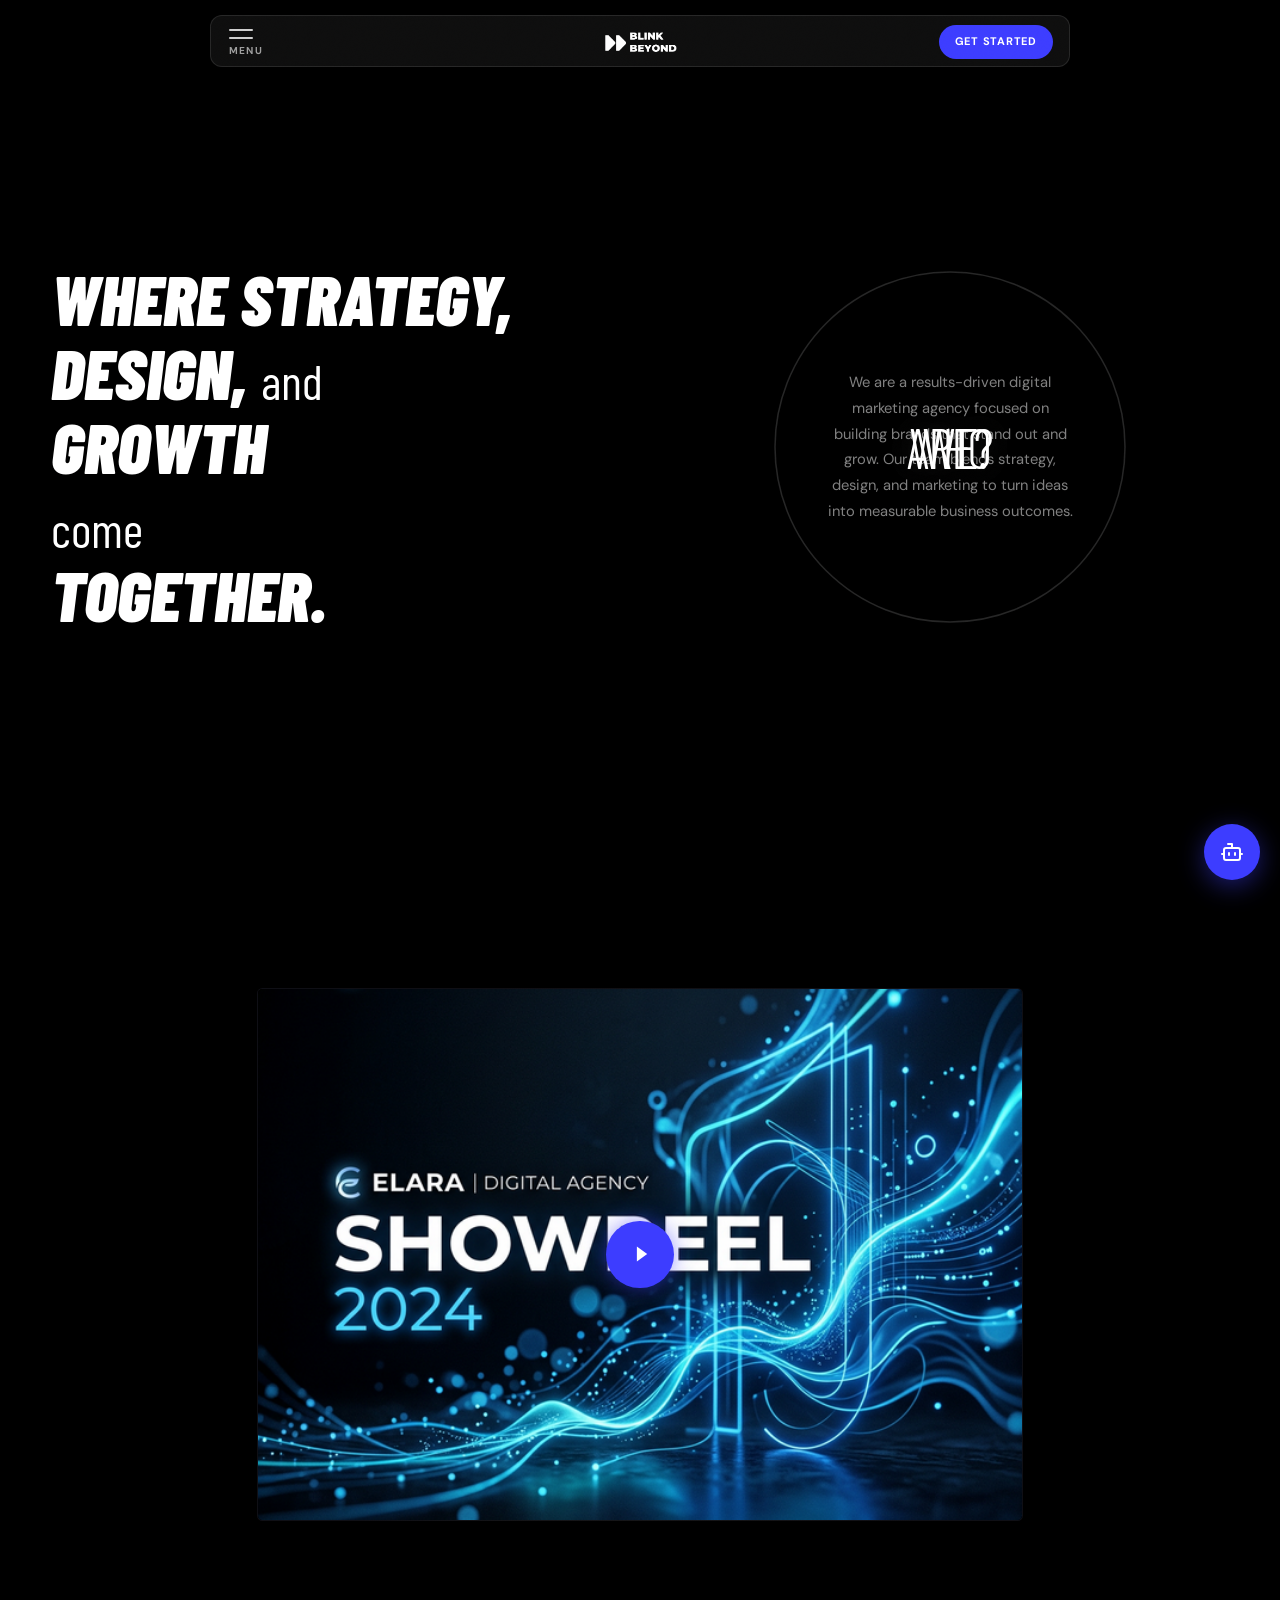
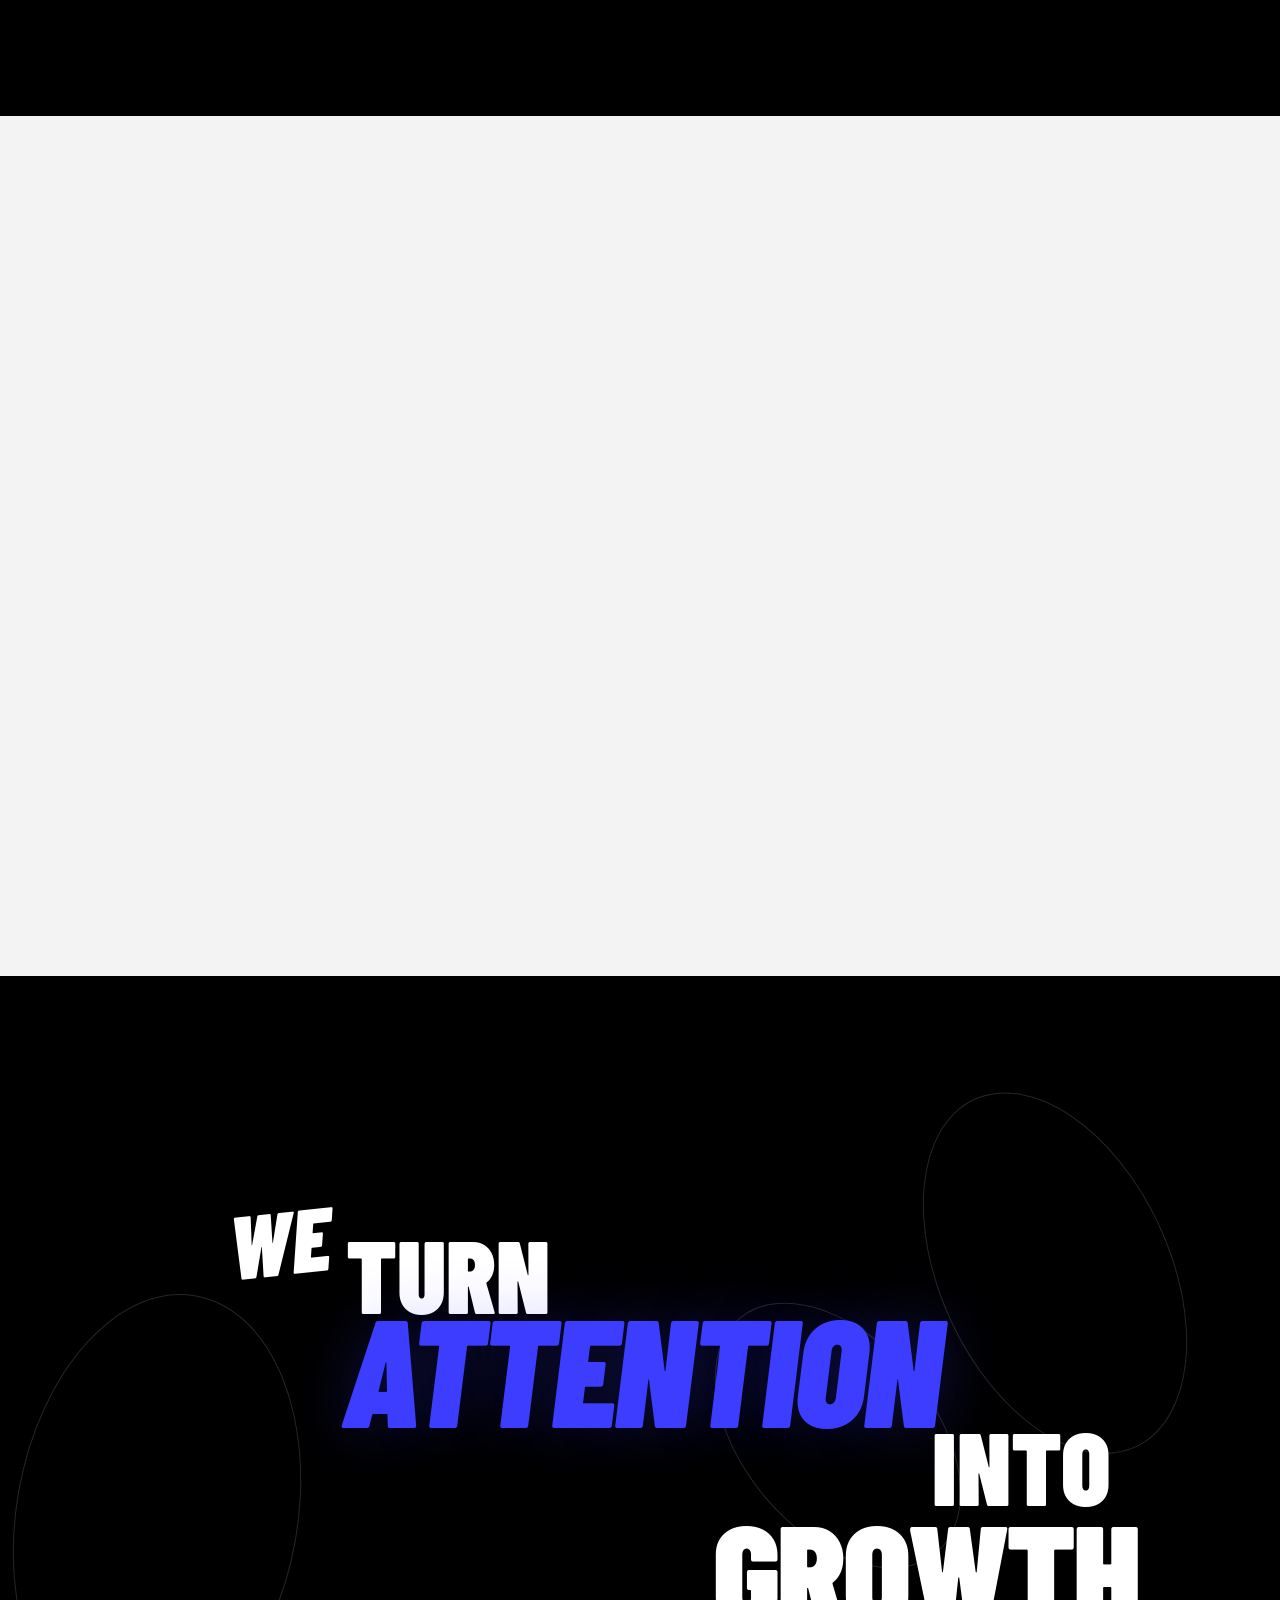
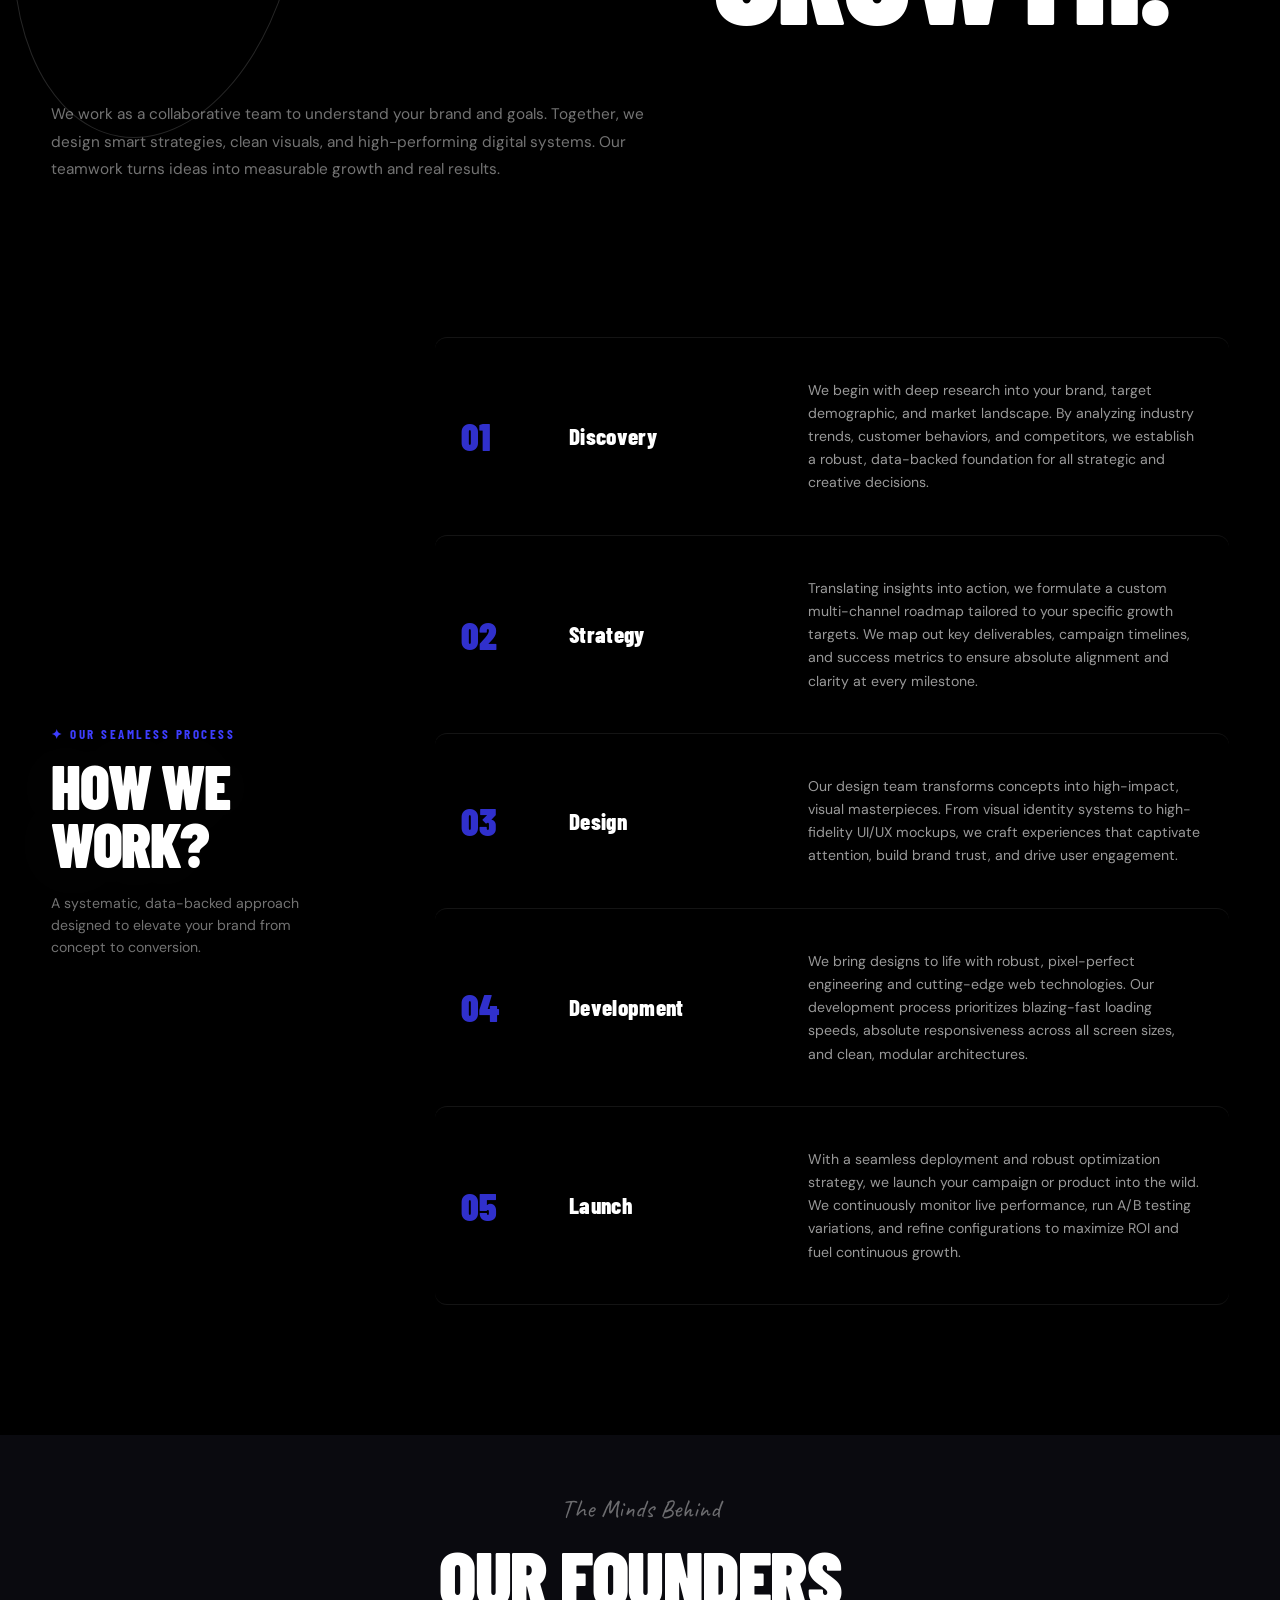
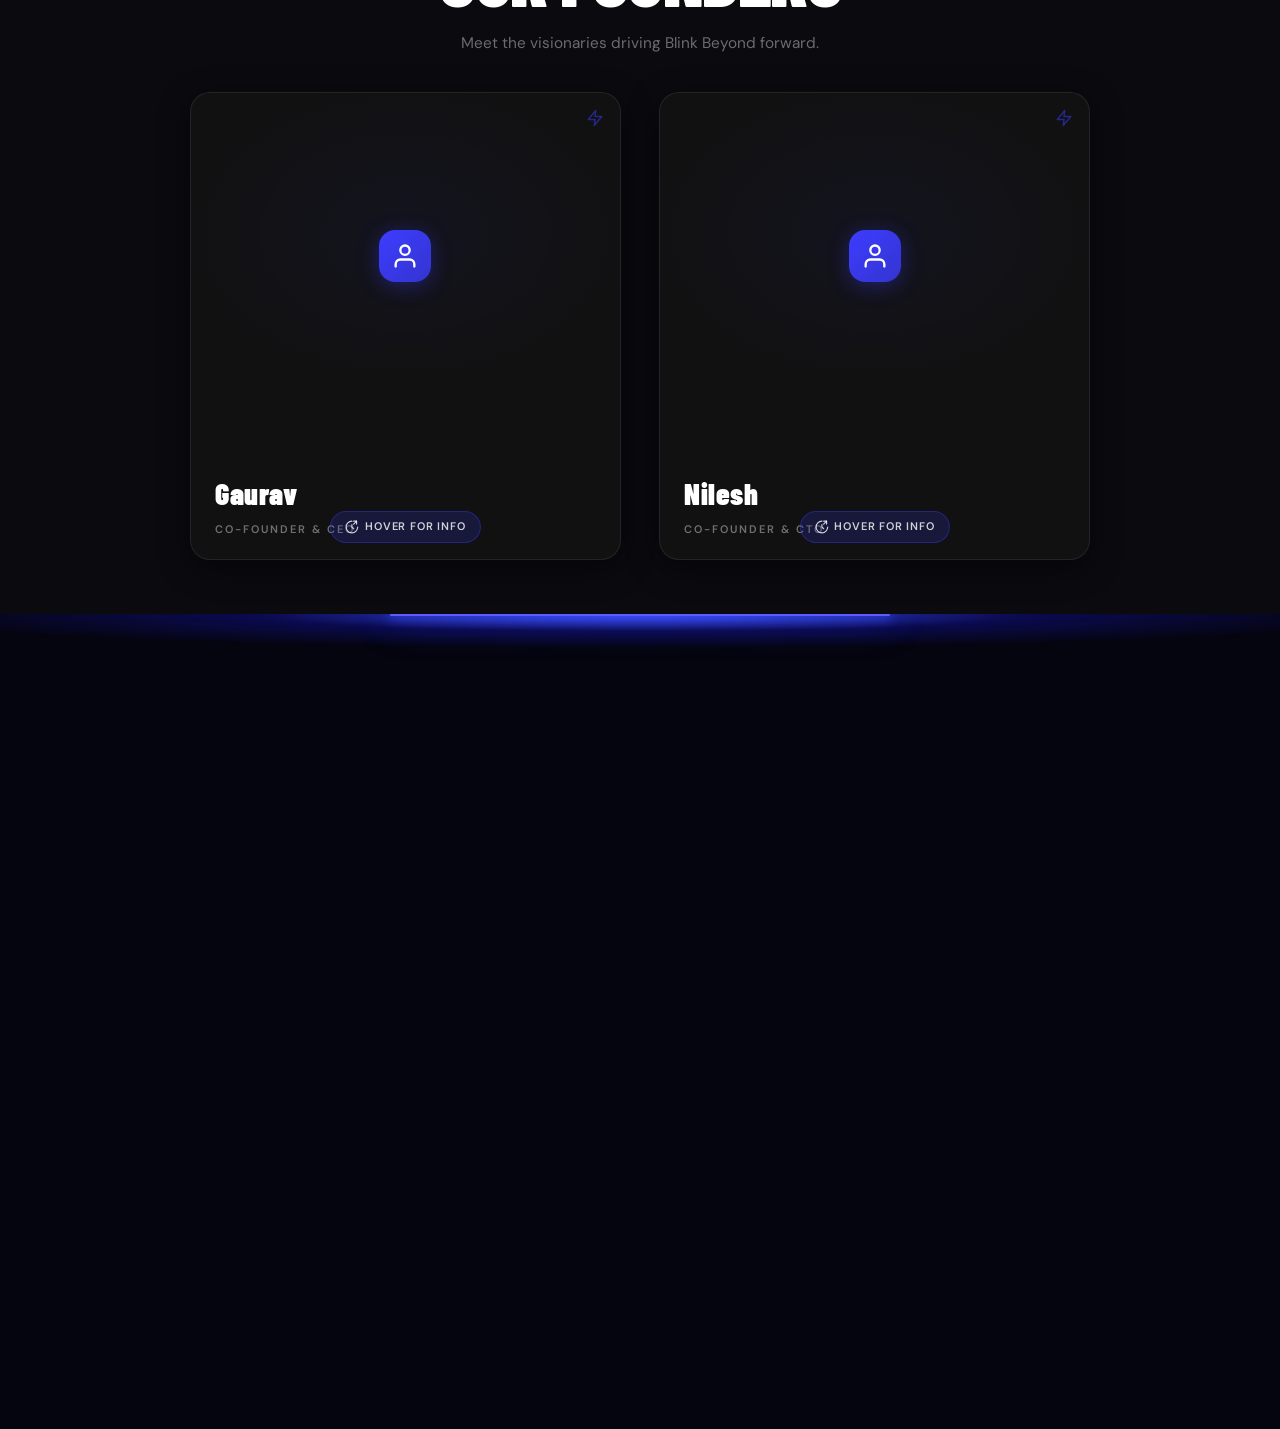
<file: about.html>
<!DOCTYPE html>
<html lang="en">

<head>
  <meta charset="UTF-8">
  <meta name="viewport" content="width=device-width, initial-scale=1.0">
  <title>About — Blink Beyond</title>
  <meta name="description"
    content="Learn about Blink Beyond — a results-driven digital marketing agency focused on building brands that stand out and grow.">
  <link rel="icon" type="image/svg+xml" href="favicon.svg">
  <meta property="og:title" content="Blink Beyond | Digital Marketing Agency">
  <meta property="og:description" content="Where brands blink and boom. Get in touch to build your brand and drive growth.">
  <meta property="og:image" content="https://blinkbeyond.co.in/assets/og-image.jpg">
  <meta property="og:url" content="https://blinkbeyond.co.in">
  <meta property="og:type" content="website">
  <script>
    (function() {
      var seen = false;
      try {
        seen = localStorage.getItem('bb_loader_seen') === '1';
      } catch (e) {}
      if (!seen && /(?:^|; )bb_loader_seen=1/.test(document.cookie)) {
        seen = true;
      }
      if (seen) {
        document.documentElement.classList.add('bb-loader-skip');
      }
      try {
        if (sessionStorage.getItem('bb_page_transition') === '1') {
          document.documentElement.classList.add('bb-entering');
          document.documentElement.style.background = '#3D3DFF';
          document.documentElement.style.backgroundColor = '#3D3DFF';
        }
      } catch (e) {}
    })();
  </script>
  <link rel="stylesheet" href="css/style.css">
  <!-- Device-Specific Enhancements (Separated to prevent cross-device layout impact) -->
  <link rel="stylesheet" href="css/desktop/desktop.css">
  <link rel="stylesheet" href="css/tablet/tablet.css">
  <link rel="stylesheet" href="css/mobile/mobile.css">
</head>

<body>
  <div class="page-transition-overlay"></div>
  <!-- ═══════════════ PAGE LOADER ═══════════════ -->
  <div class="page-loader" id="page-loader">
    <div class="loader-bg-glow"></div>
    <div class="loader-center">
      <div class="loader-wordmark-wrap">
        <span class="loader-fill-ghost">BLINK BEYOND</span>
        <span class="loader-fill-text" id="loader-fill-text">BLINK BEYOND</span>
      </div>
      <p class="loader-tagline">Where Brands Blink &amp; Boom</p>
    </div>
    <div class="loader-bottom">
      <div class="loader-counter" id="loader-percent" data-value="0%">0%</div>
      <div class="loader-bar-track">
        <div class="loader-bar-fill" id="loader-bar-fill"></div>
      </div>
      <div class="loader-loading-text">Loading</div>
    </div>
  </div>

  <!-- ═══════════════ NAVIGATION ═══════════════ -->
  <nav class="navbar" id="cardNav">
    <div class="card-nav-top">
      <button class="cn-hamburger" id="cnHamburger" aria-label="Open menu">
        <span class="cn-line"></span>
        <span class="cn-line"></span>
        <span class="cn-label">MENU</span>
      </button>
      <a href="index.html" class="nav-logo" aria-label="Blink Beyond — Home"><img src="assets/logo.png" alt="Blink Beyond" class="nav-logo-img" width="130" height="31"></a>
      <a href="contact.html" class="cn-cta">Get Started</a>
    </div>
  </nav>

  <!-- ═══════════════ FULLSCREEN MENU OVERLAY ═══════════════ -->
  <div class="fullscreen-menu" id="fsMenu">
    <div class="fs-menu-header">
      <span class="fs-menu-tagline">Where Brands Blink &amp; Boom</span>
      <button class="fs-menu-close" id="fsMenuClose" aria-label="Close menu">
        <span class="fs-close-icon">✕</span> CLOSE
      </button>
    </div>
    <div class="fs-menu-body">
      <div class="fs-menu-links">
        <a href="index.html" class="fs-link" data-text="HOME">
          <span class="text-roll-wrapper"><span class="text-roll-top"></span><span class="text-roll-bottom"></span></span>
        </a>
        <a href="about.html" class="fs-link" data-text="ABOUT">
          <span class="text-roll-wrapper"><span class="text-roll-top"></span><span class="text-roll-bottom"></span></span>
        </a>
        <a href="services.html" class="fs-link" data-text="SERVICES">
          <span class="text-roll-wrapper"><span class="text-roll-top"></span><span class="text-roll-bottom"></span></span>
        </a>
        <a href="case-studies.html" class="fs-link" data-text="CASES">
          <span class="text-roll-wrapper"><span class="text-roll-top"></span><span class="text-roll-bottom"></span></span>
        </a>
        <a href="contact.html" class="fs-link" data-text="CONTACT">
          <span class="text-roll-wrapper"><span class="text-roll-top"></span><span class="text-roll-bottom"></span></span>
        </a>
      </div>
    </div>
    <div class="fs-menu-footer">
      <div class="fs-footer-left">© BLINK BEYOND 2026 — ALL RIGHTS RESERVED</div>
      <div class="fs-social-legal">
        <div class="fs-socials">
          <a href="#" class="fs-social-link" aria-label="LinkedIn"><svg xmlns="http://www.w3.org/2000/svg" viewBox="0 0 24 24"><path d="M20.447 20.452h-3.554v-5.569c0-1.328-.027-3.037-1.852-3.037-1.853 0-2.136 1.445-2.136 2.939v5.667H9.351V9h3.414v1.561h.046c.477-.9 1.637-1.85 3.37-1.85 3.601 0 4.267 2.37 4.267 5.455v6.286zM5.337 7.433a2.062 2.062 0 01-2.063-2.065 2.064 2.064 0 112.063 2.065zm1.782 13.019H3.555V9h3.564v11.452zM22.225 0H1.771C.792 0 0 .774 0 1.729v20.542C0 23.227.792 24 1.771 24h20.451C23.2 24 24 23.227 24 22.271V1.729C24 .774 23.2 0 22.222 0h.003z"/></svg></a>
          <a href="#" class="fs-social-link" aria-label="Instagram"><svg xmlns="http://www.w3.org/2000/svg" viewBox="0 0 24 24"><path d="M12 2.163c3.204 0 3.584.012 4.85.07 3.252.148 4.771 1.691 4.919 4.919.058 1.265.069 1.645.069 4.849 0 3.205-.012 3.584-.069 4.849-.149 3.225-1.664 4.771-4.919 4.919-1.266.058-1.644.07-4.85.07-3.204 0-3.584-.012-4.849-.07-3.26-.149-4.771-1.699-4.919-4.92-.058-1.265-.07-1.644-.07-4.849 0-3.204.013-3.583.07-4.849.149-3.227 1.664-4.771 4.919-4.919 1.266-.057 1.645-.069 4.849-.069zM12 0C8.741 0 8.333.014 7.053.072 2.695.272.273 2.69.073 7.052.014 8.333 0 8.741 0 12c0 3.259.014 3.668.072 4.948.2 4.358 2.618 6.78 6.98 6.98C8.333 23.986 8.741 24 12 24c3.259 0 3.668-.014 4.948-.072 4.354-.2 6.782-2.618 6.979-6.98.059-1.28.073-1.689.073-4.948 0-3.259-.014-3.667-.072-4.947-.196-4.354-2.617-6.78-6.979-6.98C15.668.014 15.259 0 12 0zm0 5.838a6.162 6.162 0 100 12.324 6.162 6.162 0 000-12.324zM12 16a4 4 0 110-8 4 4 0 010 8zm6.406-11.845a1.44 1.44 0 100 2.881 1.44 1.44 0 000-2.881z"/></svg></a>
          <a href="#" class="fs-social-link" aria-label="WhatsApp"><svg xmlns="http://www.w3.org/2000/svg" viewBox="0 0 24 24"><path d="M17.472 14.382c-.297-.149-1.758-.867-2.03-.967-.273-.099-.471-.148-.67.15-.197.297-.767.966-.94 1.164-.173.199-.347.223-.644.075-.297-.15-1.255-.463-2.39-1.475-.883-.788-1.48-1.761-1.653-2.059-.173-.297-.018-.458.13-.606.134-.133.298-.347.446-.52.149-.174.198-.298.298-.497.099-.198.05-.371-.025-.52-.075-.149-.669-1.612-.916-2.207-.242-.579-.487-.5-.669-.51-.173-.008-.371-.01-.57-.01-.198 0-.52.074-.792.372-.272.297-1.04 1.016-1.04 2.479 0 1.462 1.065 2.875 1.213 3.074.149.198 2.096 3.2 5.077 4.487.709.306 1.262.489 1.694.625.712.227 1.36.195 1.871.118.571-.085 1.758-.719 2.006-1.413.248-.694.248-1.289.173-1.413-.074-.124-.272-.198-.57-.347m-5.421 7.403h-.004a9.87 9.87 0 01-5.031-1.378l-.361-.214-3.741.982.998-3.648-.235-.374a9.86 9.86 0 01-1.51-5.26c.001-5.45 4.436-9.884 9.888-9.884 2.64 0 5.122 1.03 6.988 2.898a9.825 9.825 0 012.893 6.994c-.003 5.45-4.437 9.884-9.885 9.884m8.413-18.297A11.815 11.815 0 0012.05 0C5.495 0 .16 5.335.157 11.892c0 2.096.547 4.142 1.588 5.945L.057 24l6.305-1.654a11.882 11.882 0 005.683 1.448h.005c6.554 0 11.89-5.335 11.893-11.893a11.821 11.821 0 00-3.48-8.413z"/></svg></a>
          <a href="#" class="fs-social-link" aria-label="Behance"><svg xmlns="http://www.w3.org/2000/svg" viewBox="0 0 24 24"><path d="M6.938 4.503c.702 0 1.34.06 1.92.188.577.13 1.07.33 1.485.61.41.28.733.65.96 1.12.225.47.34 1.05.34 1.73 0 .74-.17 1.36-.507 1.86-.338.5-.837.9-1.502 1.22.906.26 1.576.72 2.022 1.37.448.66.665 1.45.665 2.36 0 .75-.13 1.39-.41 1.93-.28.55-.67 1-1.16 1.35-.48.348-1.05.6-1.67.767-.63.165-1.27.25-1.95.25H0V4.51h6.938v-.007zM6.545 10.96c.6 0 1.1-.16 1.46-.49.37-.33.555-.79.555-1.38 0-.33-.06-.6-.18-.82-.12-.22-.29-.39-.5-.52-.21-.13-.46-.22-.74-.27-.28-.05-.57-.08-.87-.08H3.72v3.56h2.825zm.185 6.14c.33 0 .64-.04.93-.12.29-.08.54-.21.76-.39.22-.17.39-.4.51-.68.12-.28.18-.62.18-1.02 0-.81-.24-1.39-.71-1.74-.47-.35-1.08-.52-1.84-.52H3.72v4.47h3.01zM15.28 16.18c.39.38.91.58 1.58.58.48 0 .9-.12 1.26-.37.36-.25.58-.52.68-.83h2.27c-.36 1.13-.91 1.95-1.66 2.46-.74.51-1.64.77-2.69.77-.73 0-1.39-.13-1.96-.38-.58-.26-1.07-.62-1.48-1.09-.4-.47-.71-1.03-.93-1.68-.21-.65-.32-1.36-.32-2.13 0-.75.11-1.45.34-2.09.23-.64.55-1.2.97-1.66.42-.46.92-.83 1.5-1.08.58-.26 1.23-.38 1.93-.38.78 0 1.46.15 2.04.45.58.31 1.06.72 1.43 1.25.37.52.64 1.13.81 1.81.16.68.21 1.4.14 2.16h-6.79c.03.87.34 1.58.73 1.96zm2.77-5.09c-.32-.34-.79-.52-1.41-.52-.41 0-.75.07-1.02.22-.27.14-.48.33-.64.55-.15.22-.26.45-.31.7-.06.25-.09.47-.09.68h4.31c-.1-.8-.39-1.29-.71-1.63h-.13zM15.435 4.88h4.56v1.32h-4.56V4.88z"/></svg></a>
        </div>
        <div class="fs-legal">
          <a href="#">/PRIVACY POLICY/</a>
        </div>
      </div>
    </div>
  </div>

  <!-- ═══════════════ WHO WE ARE ═══════════════ -->
  <section class="who-section section-pad section-divider section-divider--dark" style="padding-top: calc(var(--nav-height) + 80px);">
    <div class="container">
      <div class="who-grid">
        <div class="who-left-text reveal">
          WHERE <span class="blue">STRATEGY,</span><br>
          <span class="blue">DESIGN,</span> <span class="lower">and</span><br>
          <span class="blue">GROWTH</span><br>
          <span class="lower">come</span><br>together.
        </div>
        <div class="who-right reveal reveal-delay-2">
          <div class="who-orbit-container">
            <!-- Orbit path (SVG circle) -->
            <svg class="who-orbit-path" xmlns="http://www.w3.org/2000/svg">
              <circle cx="50%" cy="50%" r="175" fill="none" stroke="rgba(255,255,255,0.15)" stroke-width="1.5" />
            </svg>
            <!-- Orbiting words -->
            <div class="who-orbit-item" style="--duration:30;--radius:175;--delay:0;">WHO</div>
            <div class="who-orbit-item" style="--duration:30;--radius:175;--delay:-10;">WE</div>
            <div class="who-orbit-item" style="--duration:30;--radius:175;--delay:-20;">ARE?</div>
            <!-- Inner paragraph -->
            <div class="who-inner-text">
              <p>We are a results-driven digital marketing agency focused on building brands that stand out and grow.
                Our team blends strategy, design, and marketing to turn ideas into measurable business outcomes.</p>
            </div>
          </div>
        </div>
      </div>
    </div>
  </section>

  <!-- ═══════════════ VIDEO REEL ═══════════════ -->
  <div class="about-reel-wrapper" style="position: relative;">
    <section class="about-reel-section" id="about-reel-section">
      <div class="about-reel-inner">
        <!-- OSMO-style full-width horizontal crosshair line -->
        <div class="reel-h-line"></div>
        <!-- OSMO-style circular tick ring — ticks generated by JS -->
        <svg class="reel-ring-svg" id="about-reel-ring" viewBox="-240 -240 480 480" xmlns="http://www.w3.org/2000/svg" aria-hidden="true"></svg>

        <div class="about-play-btn">
          <span class="play-text" id="aPlay">Play</span>
          <div id="about-card-anchor"></div>
          <span class="reel-text" id="aReel">Reel</span>
        </div>
      </div>
      <!-- Expanding card -->
      <div id="about-card">
        <div class="card-scanlines"></div>
        <div class="card-glow-inner"></div>
        <div class="reel-grid" style="display:block;overflow:hidden;padding:0;background:#000 url('assets/images/hero-showreel.png') no-repeat center / cover;">
          <iframe src="https://www.youtube.com/embed/RvreULjnzFo?autoplay=1&mute=1&controls=0&loop=1&playlist=RvreULjnzFo&showinfo=0&rel=0&modestbranding=1&playsinline=1"
                  style="position:absolute;top:50%;left:50%;width:100vw;height:56.25vw;min-width:177.77vh;min-height:100vh;transform:translate(-50%,-50%);pointer-events:none;border:none;filter:contrast(1.05) saturate(1.1);"
                  frameborder="0" allow="autoplay; fullscreen; picture-in-picture"></iframe>
        </div>
        <div class="play-circle" id="about-play-circle">
          <svg id="about-play-svg" width="16" height="16" viewBox="0 0 16 16" fill="none">
            <path d="M5 2.5L12.5 8L5 13.5V2.5Z" fill="#fff"/>
          </svg>
        </div>
        <div class="fs-ui" id="about-fs-ui">
          <div class="fs-close" id="about-fs-close">
            <svg width="16" height="16" viewBox="0 0 16 16" fill="none" stroke-width="1.5" stroke-linecap="round">
              <line x1="3" y1="3" x2="13" y2="13"/><line x1="13" y1="3" x2="3" y2="13"/>
            </svg>
          </div>
          <div class="fs-progress"><div class="fs-fill" id="about-fs-fill"></div></div>
        </div>
      </div>
    </section>
    <div class="about-reel-spacer" aria-hidden="true"></div>
  </div>

  <!-- ═══════════════ WHAT WE DO ═══════════════ -->
  <section class="whatwedo-section section-divider section-divider--dark">
    <div class="container whatwedo-inner">
      <div class="whatwedo-label reveal">WHAT WE DO ?</div>
      <div class="whatwedo-display reveal">
        <!-- Decorative ovals -->
        <div class="deco-oval deco-oval-1"></div>
        <div class="deco-oval deco-oval-2"></div>
        <div class="deco-oval deco-oval-3"></div>
        <h2>
          <span class="we-line">we</span>
          <span class="turn-line">TURN</span>
          <span class="attention-line">ATTENTION</span>
          <span class="into-line">INTO</span>
          <span class="growth-line">GROWTH.</span>
        </h2>
      </div>
      <div class="whatwedo-body reveal reveal-delay-2">
        We work as a collaborative team to understand your brand and goals. Together, we design smart strategies, clean
        visuals, and high-performing digital systems. Our teamwork turns ideas into measurable growth and real results.
      </div>
    </div>
  </section>

  <!-- ═══════════════ HOW WE WORK ═══════════════ -->
  <section id="howwework" class="howwework-section section-pad section-divider section-divider--dark">
    <div class="container">
      <div class="howwework-grid">
        <div class="howwework-left reveal">
          <div class="howwework-title-wrapper">
            <span class="howwework-label">✦ OUR SEAMLESS PROCESS</span>
            <h2 class="howwework-title">HOW WE<br>WORK?</h2>
            <p class="howwework-subtitle-left">A systematic, data-backed approach designed to elevate your brand from concept to conversion.</p>
          </div>
        </div>
        <div class="howwework-steps reveal reveal-delay-2">
          <div class="step-item">
            <span class="step-num">01</span>
            <div class="step-content">
              <h4>Discovery</h4>
              <p>We begin with deep research into your brand, target demographic, and market landscape. By analyzing industry trends, customer behaviors, and competitors, we establish a robust, data-backed foundation for all strategic and creative decisions.</p>
            </div>
          </div>
          <div class="step-item">
            <span class="step-num">02</span>
            <div class="step-content">
              <h4>Strategy</h4>
              <p>Translating insights into action, we formulate a custom multi-channel roadmap tailored to your specific growth targets. We map out key deliverables, campaign timelines, and success metrics to ensure absolute alignment and clarity at every milestone.</p>
            </div>
          </div>
          <div class="step-item">
            <span class="step-num">03</span>
            <div class="step-content">
              <h4>Design</h4>
              <p>Our design team transforms concepts into high-impact, visual masterpieces. From visual identity systems to high-fidelity UI/UX mockups, we craft experiences that captivate attention, build brand trust, and drive user engagement.</p>
            </div>
          </div>
          <div class="step-item">
            <span class="step-num">04</span>
            <div class="step-content">
              <h4>Development</h4>
              <p>We bring designs to life with robust, pixel-perfect engineering and cutting-edge web technologies. Our development process prioritizes blazing-fast loading speeds, absolute responsiveness across all screen sizes, and clean, modular architectures.</p>
            </div>
          </div>
          <div class="step-item">
            <span class="step-num">05</span>
            <div class="step-content">
              <h4>Launch</h4>
              <p>With a seamless deployment and robust optimization strategy, we launch your campaign or product into the wild. We continuously monitor live performance, run A/B testing variations, and refine configurations to maximize ROI and fuel continuous growth.</p>
            </div>
          </div>
        </div>
      </div>
    </div>
  </section>

  <!-- ═══════════════ FOUNDERS ═══════════════ -->
  <section class="founders-section section-pad section-divider section-divider--dark">
    <div class="container">
      <div class="founders-header reveal">
        <span class="founders-label">The Minds Behind</span>
        <h2 class="founders-title">OUR FOUNDERS</h2>
        <p class="founders-subtitle">Meet the visionaries driving Blink Beyond forward.</p>
      </div>
      <div class="founders-grid">

        <!-- Founder 1 -->
        <div class="flip-card reveal" tabindex="0">
          <div class="flip-card-inner">
            <div class="flip-card-front">
              <div class="flip-front-bg"></div>
              <div class="flip-front-visual">
                <div class="flip-avatar">
                  <svg width="28" height="28" viewBox="0 0 24 24" fill="none" stroke="currentColor" stroke-width="2" stroke-linecap="round" stroke-linejoin="round"><path d="M20 21v-2a4 4 0 0 0-4-4H8a4 4 0 0 0-4 4v2"/><circle cx="12" cy="7" r="4"/></svg>
                </div>
                <div class="flip-code-lines">
                  <span style="--line-w:70%;--line-m:0%"></span>
                  <span style="--line-w:50%;--line-m:10%"></span>
                  <span style="--line-w:85%;--line-m:5%"></span>
                  <span style="--line-w:40%;--line-m:15%"></span>
                  <span style="--line-w:65%;--line-m:8%"></span>
                </div>
              </div>
              <div class="flip-front-info">
                <h3 class="flip-front-name">Gaurav</h3>
                <p class="flip-front-role">Co-Founder & CEO</p>
              </div>
              <div class="flip-front-accent">
                <svg width="18" height="18" viewBox="0 0 24 24" fill="none" stroke="currentColor" stroke-width="2" stroke-linecap="round" stroke-linejoin="round"><polygon points="13 2 3 14 12 14 11 22 21 10 12 10 13 2"/></svg>
              </div>
              <div class="flip-tap-hint">
                <svg class="hint-icon-tap" width="14" height="14" viewBox="0 0 24 24" fill="none" stroke="currentColor" stroke-width="2" stroke-linecap="round" stroke-linejoin="round"><path d="M18 11V6a2 2 0 0 0-4 0v0"/><path d="M14 10V4a2 2 0 0 0-4 0v2"/><path d="M10 10.5V6a2 2 0 0 0-4 0v8"/><path d="M18 8a2 2 0 1 1 4 0v6a8 8 0 0 1-8 8h-2c-2.8 0-4.5-.86-5.99-2.34l-3.6-3.6a2 2 0 0 1 2.83-2.82L7 15"/></svg>
                <svg class="hint-icon-hover" width="14" height="14" viewBox="0 0 24 24" fill="none" stroke="currentColor" stroke-width="2" stroke-linecap="round" stroke-linejoin="round"><path d="M12 2C6.48 2 2 6.48 2 12s4.48 10 10 10 10-4.48 10-10"/><path d="M12 8v4l3 3"/><path d="M20 2l-5 5"/><path d="M15 2h5v5"/></svg>
                <span class="hint-text-tap">Tap for info</span>
                <span class="hint-text-hover">Hover for info</span>
              </div>
            </div>
            <div class="flip-card-back">
              <div class="flip-back-bg"></div>
              <div class="flip-back-content">
                <div class="flip-back-header">
                  <div class="flip-back-icon">
                    <svg width="16" height="16" viewBox="0 0 24 24" fill="none" stroke="currentColor" stroke-width="2" stroke-linecap="round" stroke-linejoin="round"><path d="M20 21v-2a4 4 0 0 0-4-4H8a4 4 0 0 0-4 4v2"/><circle cx="12" cy="7" r="4"/></svg>
                  </div>
                  <h3 class="flip-back-name">Gaurav</h3>
                </div>
                <p class="flip-back-desc">Visionary leader driving strategic growth and client success. Passionate about building brands that make a lasting impact in the digital landscape.</p>
                <div class="flip-back-features">
                  <span class="flip-feature"><span class="flip-feature-icon"><svg width="12" height="12" viewBox="0 0 24 24" fill="none" stroke="currentColor" stroke-width="2"><polyline points="20 6 9 17 4 12"/></svg></span>Strategic Vision</span>
                  <span class="flip-feature"><span class="flip-feature-icon"><svg width="12" height="12" viewBox="0 0 24 24" fill="none" stroke="currentColor" stroke-width="2"><polyline points="20 6 9 17 4 12"/></svg></span>Client Relations</span>
                  <span class="flip-feature"><span class="flip-feature-icon"><svg width="12" height="12" viewBox="0 0 24 24" fill="none" stroke="currentColor" stroke-width="2"><polyline points="20 6 9 17 4 12"/></svg></span>Business Growth</span>
                  <span class="flip-feature"><span class="flip-feature-icon"><svg width="12" height="12" viewBox="0 0 24 24" fill="none" stroke="currentColor" stroke-width="2"><polyline points="20 6 9 17 4 12"/></svg></span>Brand Building</span>
                </div>
                <div class="flip-back-cta">
                  <span>Connect</span>
                  <svg width="14" height="14" viewBox="0 0 24 24" fill="none" stroke="currentColor" stroke-width="2" stroke-linecap="round" stroke-linejoin="round"><line x1="5" y1="12" x2="19" y2="12"/><polyline points="12 5 19 12 12 19"/></svg>
                </div>
              </div>
            </div>
          </div>
        </div>

        <!-- Founder 2 -->
        <div class="flip-card reveal reveal-delay-1" tabindex="0">
          <div class="flip-card-inner">
            <div class="flip-card-front">
              <div class="flip-front-bg"></div>
              <div class="flip-front-visual">
                <div class="flip-avatar">
                  <svg width="28" height="28" viewBox="0 0 24 24" fill="none" stroke="currentColor" stroke-width="2" stroke-linecap="round" stroke-linejoin="round"><path d="M20 21v-2a4 4 0 0 0-4-4H8a4 4 0 0 0-4 4v2"/><circle cx="12" cy="7" r="4"/></svg>
                </div>
                <div class="flip-code-lines">
                  <span style="--line-w:60%;--line-m:5%"></span>
                  <span style="--line-w:80%;--line-m:0%"></span>
                  <span style="--line-w:45%;--line-m:12%"></span>
                  <span style="--line-w:75%;--line-m:3%"></span>
                  <span style="--line-w:55%;--line-m:8%"></span>
                </div>
              </div>
              <div class="flip-front-info">
                <h3 class="flip-front-name">Nilesh</h3>
                <p class="flip-front-role">Co-Founder & CTO</p>
              </div>
              <div class="flip-front-accent">
                <svg width="18" height="18" viewBox="0 0 24 24" fill="none" stroke="currentColor" stroke-width="2" stroke-linecap="round" stroke-linejoin="round"><polygon points="13 2 3 14 12 14 11 22 21 10 12 10 13 2"/></svg>
              </div>
              <div class="flip-tap-hint">
                <svg class="hint-icon-tap" width="14" height="14" viewBox="0 0 24 24" fill="none" stroke="currentColor" stroke-width="2" stroke-linecap="round" stroke-linejoin="round"><path d="M18 11V6a2 2 0 0 0-4 0v0"/><path d="M14 10V4a2 2 0 0 0-4 0v2"/><path d="M10 10.5V6a2 2 0 0 0-4 0v8"/><path d="M18 8a2 2 0 1 1 4 0v6a8 8 0 0 1-8 8h-2c-2.8 0-4.5-.86-5.99-2.34l-3.6-3.6a2 2 0 0 1 2.83-2.82L7 15"/></svg>
                <svg class="hint-icon-hover" width="14" height="14" viewBox="0 0 24 24" fill="none" stroke="currentColor" stroke-width="2" stroke-linecap="round" stroke-linejoin="round"><path d="M12 2C6.48 2 2 6.48 2 12s4.48 10 10 10 10-4.48 10-10"/><path d="M12 8v4l3 3"/><path d="M20 2l-5 5"/><path d="M15 2h5v5"/></svg>
                <span class="hint-text-tap">Tap for info</span>
                <span class="hint-text-hover">Hover for info</span>
              </div>
            </div>
            <div class="flip-card-back">
              <div class="flip-back-bg"></div>
              <div class="flip-back-content">
                <div class="flip-back-header">
                  <div class="flip-back-icon">
                    <svg width="16" height="16" viewBox="0 0 24 24" fill="none" stroke="currentColor" stroke-width="2" stroke-linecap="round" stroke-linejoin="round"><polyline points="16 18 22 12 16 6"/><polyline points="8 6 2 12 8 18"/></svg>
                  </div>
                  <h3 class="flip-back-name">Nilesh</h3>
                </div>
                <p class="flip-back-desc">Technical architect building cutting-edge digital experiences. Obsessed with performance, clean code, and pushing the boundaries of web technology.</p>
                <div class="flip-back-features">
                  <span class="flip-feature"><span class="flip-feature-icon"><svg width="12" height="12" viewBox="0 0 24 24" fill="none" stroke="currentColor" stroke-width="2"><polyline points="20 6 9 17 4 12"/></svg></span>Full-Stack Dev</span>
                  <span class="flip-feature"><span class="flip-feature-icon"><svg width="12" height="12" viewBox="0 0 24 24" fill="none" stroke="currentColor" stroke-width="2"><polyline points="20 6 9 17 4 12"/></svg></span>System Architecture</span>
                  <span class="flip-feature"><span class="flip-feature-icon"><svg width="12" height="12" viewBox="0 0 24 24" fill="none" stroke="currentColor" stroke-width="2"><polyline points="20 6 9 17 4 12"/></svg></span>UI/UX Engineering</span>
                  <span class="flip-feature"><span class="flip-feature-icon"><svg width="12" height="12" viewBox="0 0 24 24" fill="none" stroke="currentColor" stroke-width="2"><polyline points="20 6 9 17 4 12"/></svg></span>Performance</span>
                </div>
                <div class="flip-back-cta">
                  <span>Connect</span>
                  <svg width="14" height="14" viewBox="0 0 24 24" fill="none" stroke="currentColor" stroke-width="2" stroke-linecap="round" stroke-linejoin="round"><line x1="5" y1="12" x2="19" y2="12"/><polyline points="12 5 19 12 12 19"/></svg>
                </div>
              </div>
            </div>
          </div>
        </div>

      </div>
    </div>
  </section>

  <!-- ═══════════════ FOOTER ═══════════════ -->
  <footer class="footer" id="site-footer">
    <div class="lamp" id="footer-lamp">
      <div class="lamp__glow"></div>
      <div class="lamp__line"></div>
    </div>
    <div class="footer-content">
      <div class="footer-cta-strip">
        <div class="container footer-cta-inner">
          <p class="footer-cta-text">Ready to grow your brand?</p>
          <a href="contact.html" class="footer-cta-btn">Let's Talk <span>→</span></a>
        </div>
      </div>
      <div class="container">
        <div class="footer-top">
          <div class="footer-col footer-about">
            <div class="footer-logo"><img src="assets/logo.png" alt="Blink Beyond" class="footer-logo-img" width="160" height="38"></div>
            <p class="footer-tagline">Where brands blink and boom. We craft digital experiences that drive real growth.</p>
            <div class="footer-social-links">
              <a href="https://instagram.com/blinkbeyond" target="_blank" rel="noopener" aria-label="Instagram" class="social-icon">
                <svg width="18" height="18" viewBox="0 0 24 24" fill="none" stroke="currentColor" stroke-width="2" stroke-linecap="round" stroke-linejoin="round"><rect x="2" y="2" width="20" height="20" rx="5" ry="5"/><path d="M16 11.37A4 4 0 1 1 12.63 8 4 4 0 0 1 16 11.37z"/><line x1="17.5" y1="6.5" x2="17.51" y2="6.5"/></svg>
              </a>
              <a href="https://linkedin.com/company/blinkbeyond" target="_blank" rel="noopener" aria-label="LinkedIn" class="social-icon">
                <svg width="18" height="18" viewBox="0 0 24 24" fill="none" stroke="currentColor" stroke-width="2" stroke-linecap="round" stroke-linejoin="round"><path d="M16 8a6 6 0 0 1 6 6v7h-4v-7a2 2 0 0 0-2-2 2 2 0 0 0-2 2v7h-4v-7a6 6 0 0 1 6-6z"/><rect x="2" y="9" width="4" height="12"/><circle cx="4" cy="4" r="2"/></svg>
              </a>
              <a href="https://facebook.com/blinkbeyond" target="_blank" rel="noopener" aria-label="Facebook" class="social-icon">
                <svg width="18" height="18" viewBox="0 0 24 24" fill="none" stroke="currentColor" stroke-width="2" stroke-linecap="round" stroke-linejoin="round"><path d="M18 2h-3a5 5 0 0 0-5 5v3H7v4h3v8h4v-8h3l1-4h-4V7a1 1 0 0 1 1-1h3z"/></svg>
              </a>
              <a href="https://wa.me/919545556009" target="_blank" rel="noopener" aria-label="WhatsApp" class="social-icon">
                <svg width="18" height="18" viewBox="0 0 24 24" fill="currentColor"><path d="M17.472 14.382c-.297-.149-1.758-.867-2.03-.967-.273-.099-.471-.148-.67.15-.197.297-.767.966-.94 1.164-.173.199-.347.223-.644.075-.297-.15-1.255-.463-2.39-1.475-.888-.788-1.489-1.761-1.663-2.059-.173-.297-.018-.458.13-.606.134-.133.298-.347.446-.52.149-.174.198-.298.298-.497.099-.198.05-.371-.025-.52-.075-.149-.669-1.612-.916-2.207-.242-.579-.487-.5-.669-.51a12.8 12.8 0 0 0-.57-.01c-.198 0-.52.074-.792.372-.272.297-1.04 1.016-1.04 2.479 0 1.462 1.065 2.875 1.213 3.074.149.198 2.096 3.2 5.077 4.487.709.306 1.262.489 1.694.625.712.227 1.36.195 1.871.118.571-.085 1.758-.719 2.006-1.413.248-.694.248-1.289.173-1.413-.074-.124-.272-.198-.57-.347m-5.421 7.403h-.004a9.87 9.87 0 0 1-5.031-1.378l-.361-.214-3.741.982.998-3.648-.235-.374a9.86 9.86 0 0 1-1.51-5.26c.001-5.45 4.436-9.884 9.888-9.884 2.64 0 5.122 1.03 6.988 2.898a9.825 9.825 0 0 1 2.893 6.994c-.003 5.45-4.437 9.884-9.885 9.884m8.413-18.297A11.815 11.815 0 0 0 12.05 0C5.495 0 .16 5.335.157 11.892c0 2.096.547 4.142 1.588 5.945L.057 24l6.305-1.654a11.882 11.882 0 0 0 5.683 1.448h.005c6.554 0 11.89-5.335 11.893-11.893a11.821 11.821 0 0 0-3.48-8.413Z"/></svg>
              </a>
            </div>
            <div class="footer-msme">
              <img src="assets/msme-badge.svg" alt="MSME Registered Enterprise" class="footer-msme-logo" width="44" height="44">
              <div class="footer-msme-info">
                <span class="footer-msme-label">MSME Registered Enterprise</span>
                <span class="footer-msme-gstin">GSTIN: 27AABCU1234A1Z5</span>
              </div>
            </div>
          </div>
          <div class="footer-col footer-links-col">
            <h4 class="footer-col-title">Quick Links</h4>
            <a href="index.html">Home</a>
            <a href="about.html">About Us</a>
            <a href="services.html">Services</a>
            <a href="case-studies.html">Case Studies</a>
            <a href="contact.html">Contact</a>
          </div>
          <div class="footer-col footer-services-col">
            <h4 class="footer-col-title">Services</h4>
            <a href="services.html">Social Media Marketing</a>
            <a href="services.html">Performance Marketing</a>
            <a href="services.html">Web Development</a>
            <a href="services.html">UI/UX Design</a>
            <a href="services.html">Content Creation</a>
            <a href="services.html">Brand Strategy</a>
          </div>
          <div class="footer-col footer-contact-col">
            <h4 class="footer-col-title">Get In Touch</h4>
            <p><span class="footer-contact-label">Address</span>Palghar - 401404,<br>Mumbai-Maharashtra.</p>
            <p><span class="footer-contact-label">Phone</span><a href="tel:+919545556009">+91 95455 56009</a></p>
            <p><span class="footer-contact-label">Email</span><a href="mailto:support@blinkbeyond.co.in">support@blinkbeyond.co.in</a></p>
          </div>
        </div>
      </div>
      <div class="footer-brand-wrap" id="footer-brand-wrap">
        <span class="footer-brand-text" aria-hidden="true">BLINK BEYOND</span>
      </div>
      <div class="footer-bottom">
        <div class="container footer-bottom-inner">
          <p>© 2026 Blink Beyond. All rights reserved.</p>
          <p class="footer-bottom-legal"><a href="#">Privacy Policy</a> &middot; <a href="#">Terms of Service</a></p>
        </div>
      </div>
    </div>
  </footer>

  <!-- ═══════════════ SCRIPTS ═══════════════ -->
  <script src="js/vendor/gsap.min.js"></script>
  <script src="js/vendor/scrolltrigger.min.js"></script>
  <script src="js/main.js"></script>
  
  
  <!-- ═══════════════ FLOATING ACTION BUTTONS ═══════════════ -->
  <div class="fab-container">
    <div class="fab-options">
      <!-- WhatsApp Option -->
      <a href="https://wa.me/919545556009" target="_blank" rel="noopener" class="fab-option whatsapp-btn" aria-label="Chat on WhatsApp">
        <svg viewBox="0 0 24 24" fill="currentColor">
          <path d="M17.472 14.382c-.297-.149-1.758-.867-2.03-.967-.273-.099-.471-.148-.67.15-.197.297-.767.966-.94 1.164-.173.199-.347.223-.644.075-.297-.15-1.255-.463-2.39-1.475-.888-.788-1.489-1.761-1.663-2.059-.173-.297-.018-.458.13-.606.134-.133.298-.347.446-.52.149-.174.198-.298.298-.497.099-.198.05-.371-.025-.52-.075-.149-.669-1.612-.916-2.207-.242-.579-.487-.5-.669-.51a12.8 12.8 0 0 0-.57-.01c-.198 0-.52.074-.792.372-.272.297-1.04 1.016-1.04 2.479 0 1.462 1.065 2.875 1.213 3.074.149.198 2.096 3.2 5.077 4.487.709.306 1.262.489 1.694.625.712.227 1.36.195 1.871.118.571-.085 1.758-.719 2.006-1.413.248-.694.248-1.289.173-1.413-.074-.124-.272-.198-.57-.347m-5.421 7.403h-.004a9.87 9.87 0 0 1-5.031-1.378l-.361-.214-3.741.982.998-3.648-.235-.374a9.86 9.86 0 0 1-1.51-5.26c.001-5.45 4.436-9.884 9.888-9.884 2.64 0 5.122 1.03 6.988 2.898a9.825 9.825 0 0 1 2.893 6.994c-.003 5.45-4.437 9.884-9.885 9.884m8.413-18.297A11.815 11.815 0 0 0 12.05 0C5.495 0 .16 5.335.157 11.892c0 2.096.547 4.142 1.588 5.945L.057 24l6.305-1.654a11.882 11.882 0 0 0 5.683 1.448h.005c6.554 0 11.89-5.335 11.893-11.893a11.821 11.821 0 0 0-3.48-8.413Z"/>
        </svg>
      </a>
    </div>
    <!-- Main Toggle Button -->
    <button class="fab-toggle" aria-label="Open Actions">
      <svg class="icon-chat" xmlns="http://www.w3.org/2000/svg" width="24" height="24" viewBox="0 0 24 24" fill="none" stroke="currentColor" stroke-width="2" stroke-linecap="round" stroke-linejoin="round">
        <path d="M12 8V4H8"/>
        <rect width="16" height="12" x="4" y="8" rx="2"/>
        <path d="M2 14h2"/>
        <path d="M20 14h2"/>
        <path d="M15 13v2"/>
        <path d="M9 13v2"/>
      </svg>
      <svg class="icon-close" xmlns="http://www.w3.org/2000/svg" width="24" height="24" viewBox="0 0 24 24" fill="none" stroke="currentColor" stroke-width="2" stroke-linecap="round" stroke-linejoin="round">
        <line x1="18" y1="6" x2="6" y2="18"></line>
        <line x1="6" y1="6" x2="18" y2="18"></line>
      </svg>
    </button>
  </div>

</body>
</html>
</file>
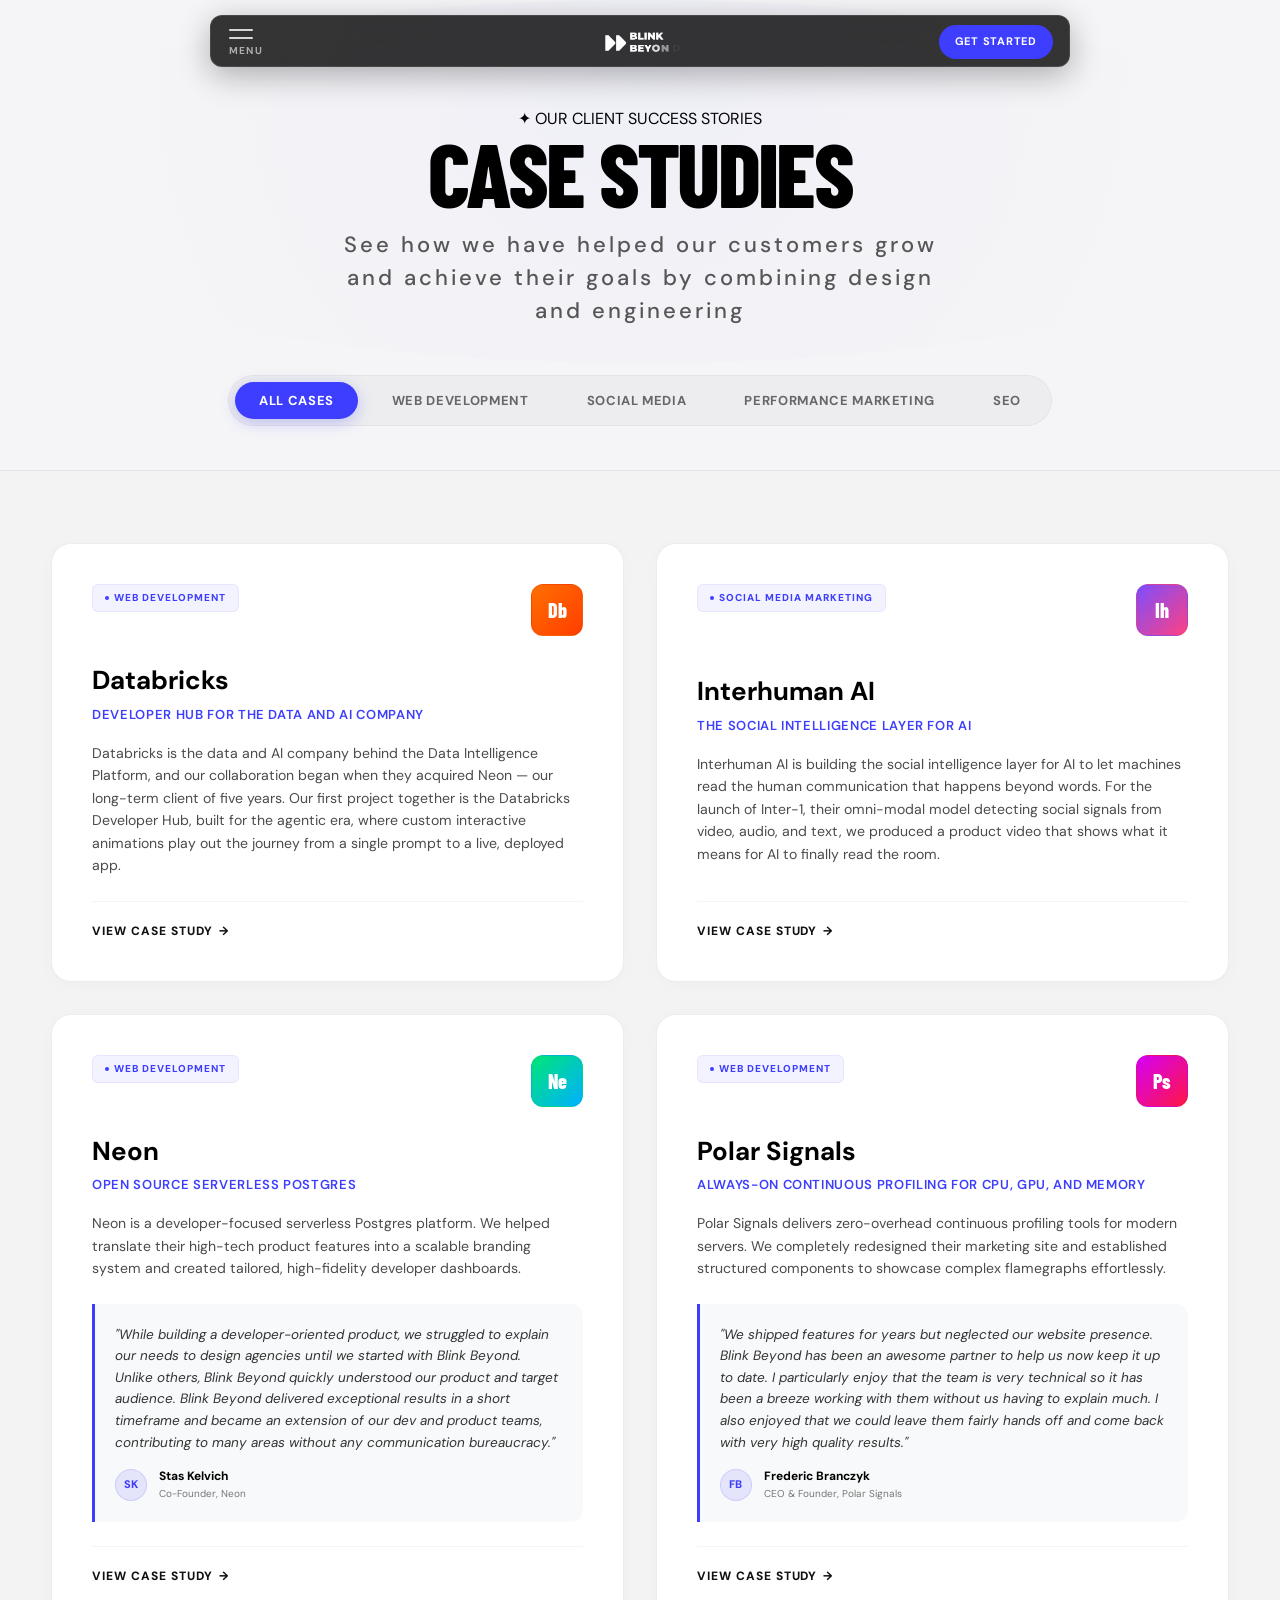
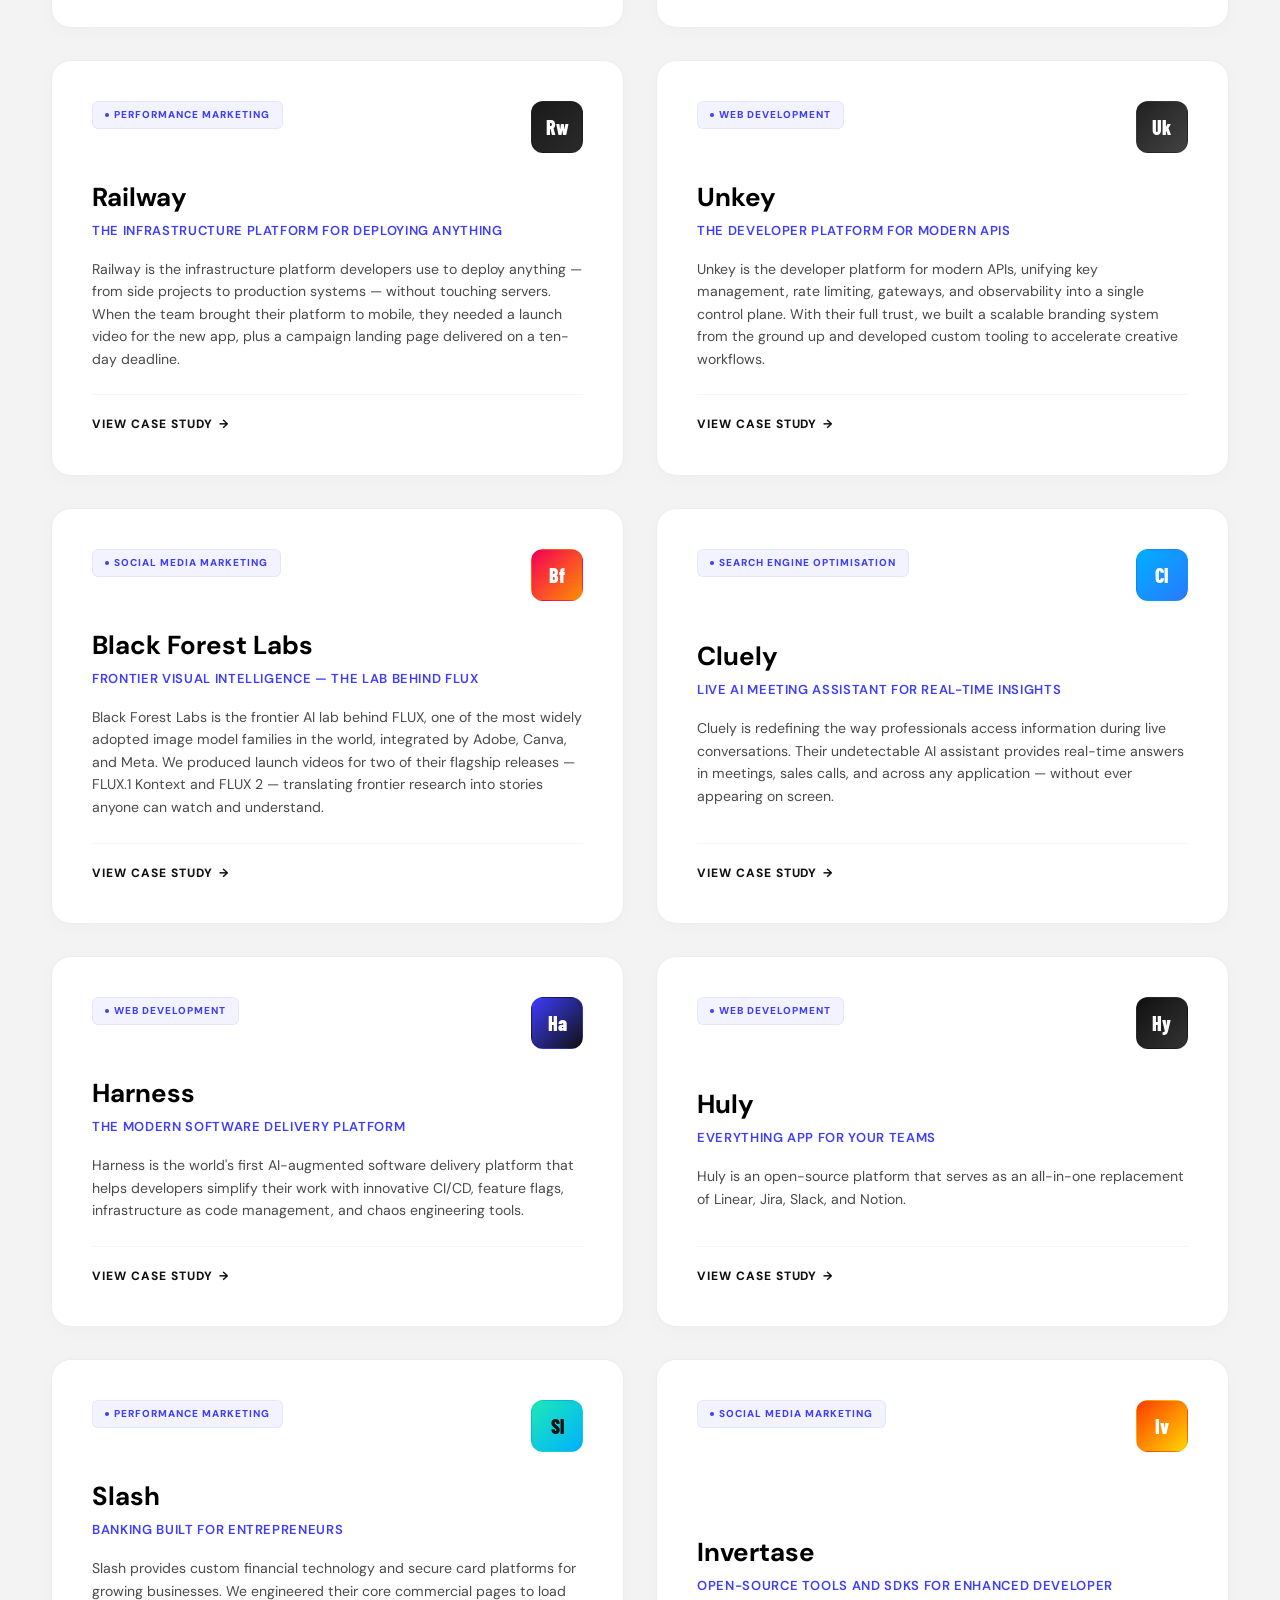
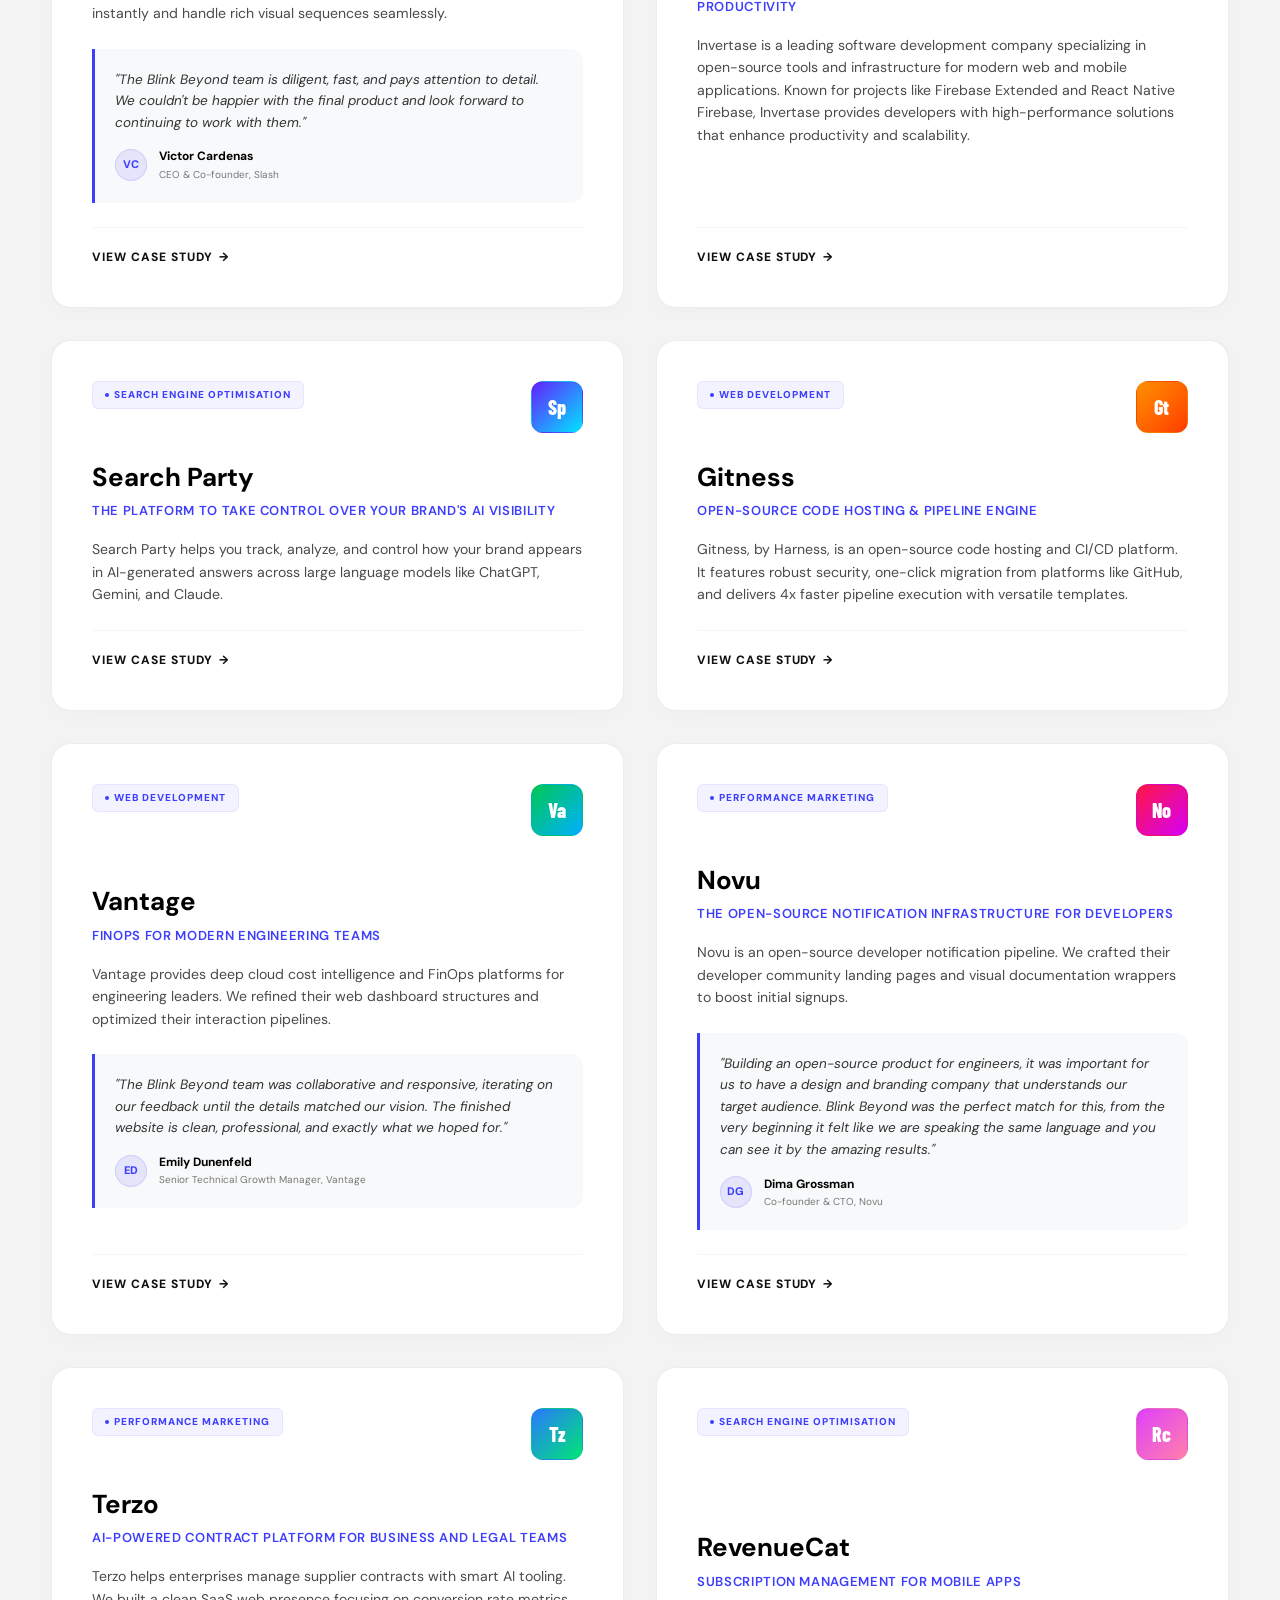
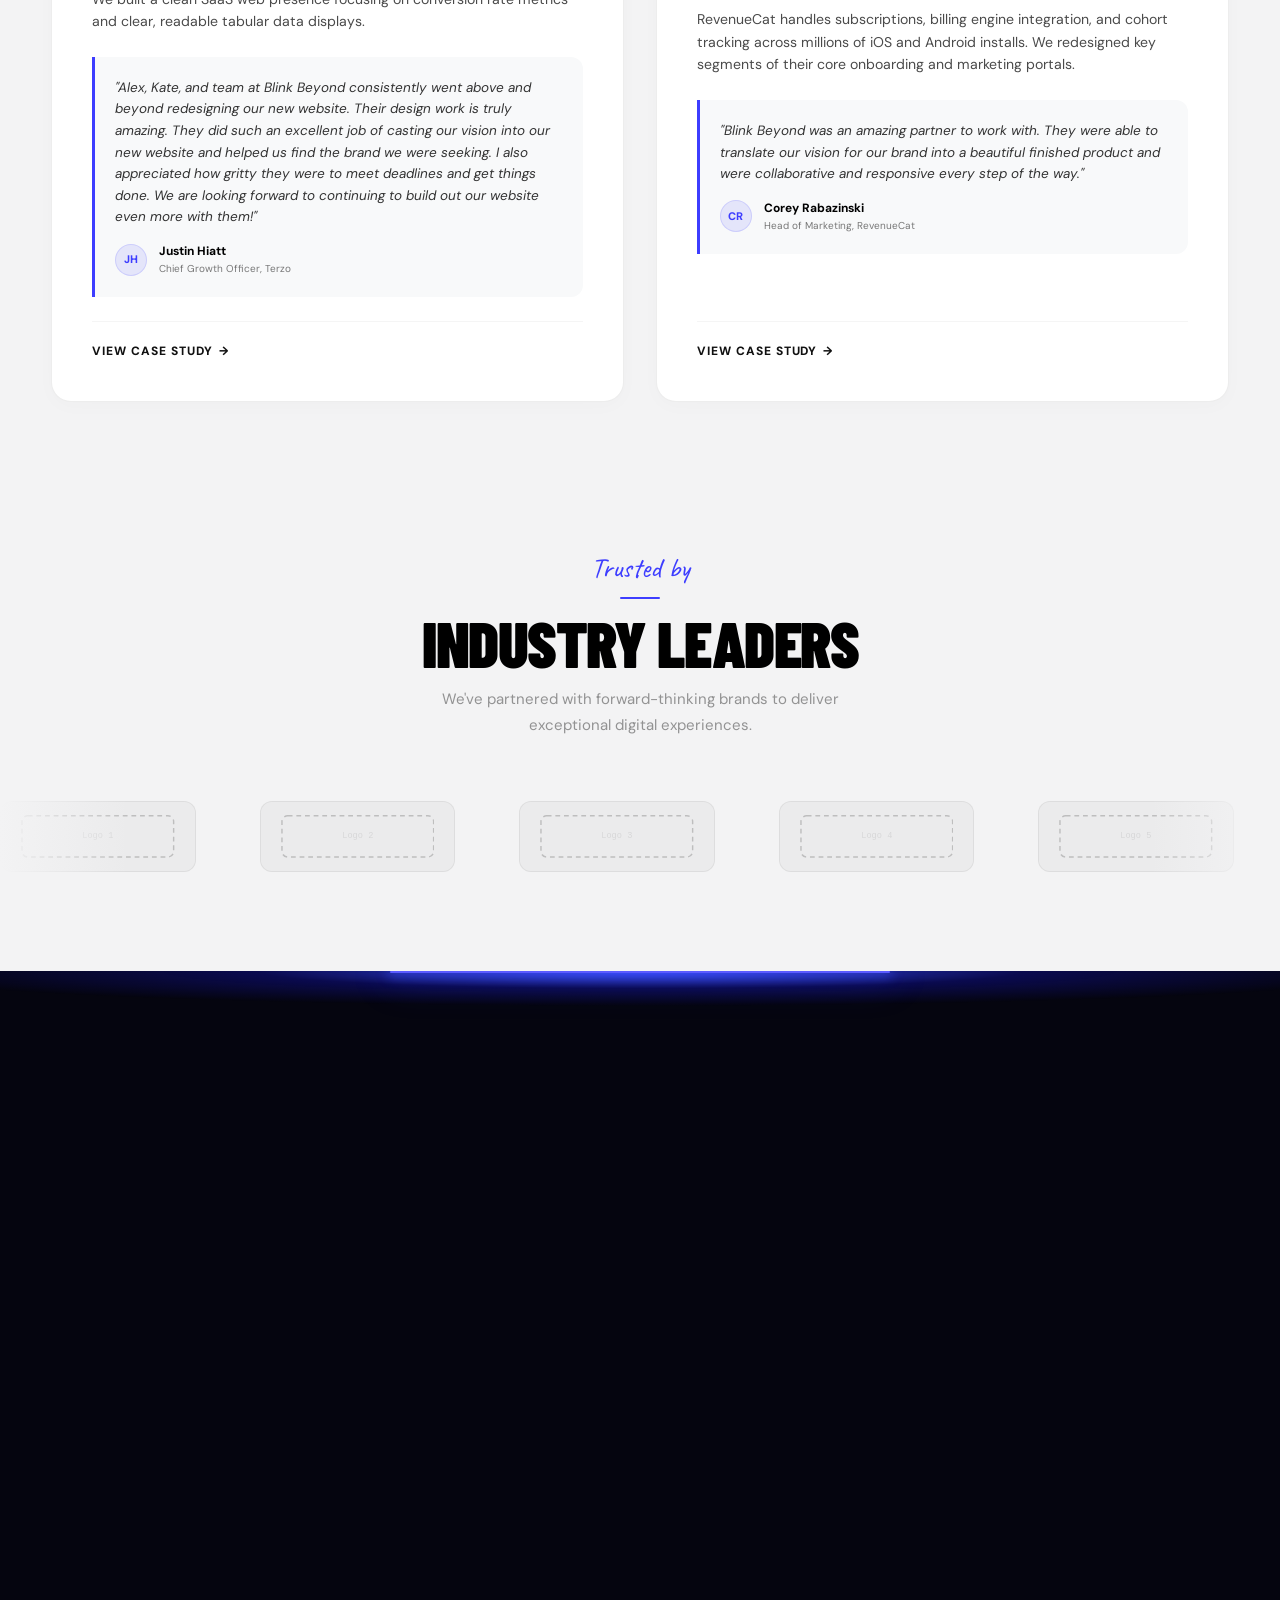
<file: case-studies.html>
<!DOCTYPE html>
<html lang="en">

<head>
  <meta charset="UTF-8">
  <meta name="viewport" content="width=device-width, initial-scale=1.0">
  <title>Case Studies — Blink Beyond</title>
  <meta name="description"
    content="Explore our case studies — see how Blink Beyond helps high-growth companies achieve their goals through web development, design, and branding.">
  <link rel="icon" type="image/svg+xml" href="favicon.svg">
  <meta property="og:title" content="Blink Beyond | Case Studies">
  <meta property="og:description" content="Where brands blink and boom. See how we have helped our clients grow and scale.">
  <meta property="og:image" content="https://blinkbeyond.co.in/assets/og-image.jpg">
  <meta property="og:url" content="https://blinkbeyond.co.in/case-studies.html">
  <meta property="og:type" content="website">
  <script>
    (function() {
      var seen = false;
      try {
        seen = localStorage.getItem('bb_loader_seen') === '1';
      } catch (e) {}
      if (!seen && /(?:^|; )bb_loader_seen=1/.test(document.cookie)) {
        seen = true;
      }
      if (seen) {
        document.documentElement.classList.add('bb-loader-skip');
      }
      try {
        if (sessionStorage.getItem('bb_page_transition') === '1') {
          document.documentElement.classList.add('bb-entering');
          document.documentElement.style.background = '#3D3DFF';
          document.documentElement.style.backgroundColor = '#3D3DFF';
        }
      } catch (e) {}
    })();
  </script>
  <link rel="stylesheet" href="css/style.css">
  <link rel="stylesheet" href="css/desktop/desktop.css">
  <link rel="stylesheet" href="css/tablet/tablet.css">
  <link rel="stylesheet" href="css/mobile/mobile.css">

  <style>
    /* ═══════════════ CASE STUDIES PREMIUM STYLING ═══════════════ */
    :root {
      --case-card-bg: #FFFFFF;
      --case-border-color: rgba(0, 0, 0, 0.07);
      --case-border-hover: rgba(61, 61, 255, 0.15);
      --transition-standard: all 0.4s cubic-bezier(0.16, 1, 0.3, 1);
    }

    /* Page Header Overrides */
    .page-header {
      padding: calc(var(--nav-height) + 80px) 24px 24px;
      text-align: center;
      background: #F5F5F7;
      border-bottom: none;
      position: relative;
      overflow: hidden;
    }

    .page-header::before {
      content: '';
      position: absolute;
      top: 0;
      left: 50%;
      transform: translateX(-50%);
      width: 1400px;
      height: 100%;
      background: radial-gradient(circle at 50% 20%, rgba(61, 61, 255, 0.03) 0%, transparent 70%);
      pointer-events: none;
    }

    .page-header h1 {
      font-family: var(--font-display);
      font-size: clamp(48px, 7vw, 96px);
      font-weight: 800;
      line-height: 0.9;
      letter-spacing: -0.03em;
      text-transform: uppercase;
      color: var(--black);
      margin-bottom: 16px;
    }

    .page-header .page-subtitle {
      font-family: var(--font-body);
      font-size: clamp(16px, 1.8vw, 22px);
      color: #555;
      max-width: 640px;
      margin: 0 auto;
      line-height: 1.5;
    }

    /* Filtering Controls */
    .filter-wrapper {
      background: #F5F5F7;
      padding: 12px 24px 44px;
      border-bottom: 1px solid var(--case-border-color);
      display: flex;
      justify-content: center;
      position: relative;
      z-index: 10;
    }

    .filter-container {
      display: flex;
      flex-wrap: wrap;
      gap: 10px;
      background: rgba(0, 0, 0, 0.03);
      padding: 6px;
      border-radius: 100px;
      border: 1px solid rgba(0, 0, 0, 0.04);
      transition: var(--transition-standard);
    }

    .filter-btn {
      background: transparent;
      border: none;
      padding: 10px 24px;
      border-radius: 100px;
      font-family: var(--font-body);
      font-size: 13px;
      font-weight: 700;
      text-transform: uppercase;
      letter-spacing: 0.05em;
      color: #666;
      transition: var(--transition-standard);
    }

    .filter-btn:hover {
      color: var(--black);
      background: rgba(255, 255, 255, 0.5);
    }

    .filter-btn.active {
      color: var(--white);
      background: var(--blue);
      box-shadow: 0 4px 15px rgba(61, 61, 255, 0.25);
    }

    @media (max-width: 1024px) {
      .filter-container {
        border-radius: 20px;
        padding: 8px;
        gap: 8px;
        justify-content: center;
        max-width: 680px;
      }
      .filter-btn {
        border-radius: 12px;
        padding: 8px 18px;
        font-size: 12px;
      }
      .filter-btn.active {
        border-radius: 12px;
      }
    }

    @media (max-width: 768px) {
      .filter-wrapper {
        padding: 8px 16px 36px;
      }
      .filter-container {
        border-radius: 16px;
        width: 100%;
        gap: 6px;
        padding: 6px;
      }
      .filter-btn {
        flex: 1 1 calc(33.33% - 6px);
        text-align: center;
        padding: 8px 10px;
        border-radius: 10px;
        font-size: 11px;
      }
      .filter-btn.active {
        border-radius: 10px;
      }
    }

    /* Main Grid Section */
    .case-studies-section {
      background: #F3F3F4;
      padding: clamp(60px, 8vh, 120px) 0;
    }

    .case-grid {
      display: grid;
      grid-template-columns: repeat(2, 1fr);
      gap: 32px;
    }

    @media (max-width: 1024px) {
      .case-grid {
        grid-template-columns: 1fr;
        gap: 24px;
      }
    }

    /* Case Card Styling */
    .case-card {
      background: var(--case-card-bg);
      border-radius: 20px;
      border: 1px solid var(--case-border-color);
      padding: 40px;
      display: flex;
      flex-direction: column;
      justify-content: space-between;
      position: relative;
      overflow: hidden;
      box-shadow: 0 4px 20px rgba(0, 0, 0, 0.02);
      transition: var(--transition-standard);
      text-decoration: none;
      color: inherit;
    }

    .case-card:hover {
      transform: translateY(-4px);
      border-color: var(--case-border-hover);
      box-shadow: 0 20px 40px rgba(61, 61, 255, 0.04), 0 1px 3px rgba(0, 0, 0, 0.01);
    }

    /* Card Layout Internals */
    .case-card-top {
      display: flex;
      justify-content: space-between;
      align-items: flex-start;
      margin-bottom: 28px;
    }

    .case-badge {
      font-size: 10px;
      font-weight: 800;
      text-transform: uppercase;
      letter-spacing: 0.1em;
      color: var(--blue);
      background: rgba(61, 61, 255, 0.06);
      padding: 5px 12px;
      border-radius: 6px;
      border: 1px solid rgba(61, 61, 255, 0.08);
      display: inline-flex;
      align-items: center;
      gap: 5px;
    }

    .case-badge::before {
      content: '';
      width: 4px;
      height: 4px;
      border-radius: 50%;
      background: var(--blue);
    }

    /* Stylized Logos with custom aesthetics */
    .case-logo-container {
      width: 52px;
      height: 52px;
      border-radius: 12px;
      background: #F5F5F7;
      border: 1px solid rgba(0, 0, 0, 0.04);
      display: flex;
      align-items: center;
      justify-content: center;
      font-family: var(--font-display);
      font-weight: 800;
      font-size: 20px;
      color: #111;
      box-shadow: inset 0 2px 4px rgba(0, 0, 0, 0.02);
      flex-shrink: 0;
    }

    /* Logo Gradients & Theming */
    .case-logo--databricks { background: linear-gradient(135deg, #FF6F00 0%, #FF3D00 100%); color: var(--white); }
    .case-logo--neon { background: linear-gradient(135deg, #00E676 0%, #00B0FF 100%); color: var(--white); }
    .case-logo--interhuman { background: linear-gradient(135deg, #7C4DFF 0%, #FF4081 100%); color: var(--white); }
    .case-logo--polarsignals { background: linear-gradient(135deg, #D500F9 0%, #FF1744 100%); color: var(--white); }
    .case-logo--railway { background: linear-gradient(135deg, #1A1A1A 0%, #2A2A2A 100%); color: var(--white); }
    .case-logo--unkey { background: linear-gradient(135deg, #212121 0%, #424242 100%); color: var(--white); }
    .case-logo--blackforest { background: linear-gradient(135deg, #F50057 0%, #FF8F00 100%); color: var(--white); }
    .case-logo--cluely { background: linear-gradient(135deg, #00B0FF 0%, #2979FF 100%); color: var(--white); }
    .case-logo--harness { background: linear-gradient(135deg, #3D3DFF 0%, #111111 100%); color: var(--white); }
    .case-logo--huly { background: linear-gradient(135deg, #111 0%, #333 100%); color: var(--white); }
    .case-logo--slash { background: linear-gradient(135deg, #1DE9B6 0%, #00B0FF 100%); color: #111; }
    .case-logo--invertase { background: linear-gradient(135deg, #FF3D00 0%, #FFD600 100%); color: var(--white); }
    .case-logo--searchparty { background: linear-gradient(135deg, #651FFF 0%, #00E5FF 100%); color: var(--white); }
    .case-logo--gitness { background: linear-gradient(135deg, #FF9100 0%, #FF3D00 100%); color: var(--white); }
    .case-logo--vantage { background: linear-gradient(135deg, #00C853 0%, #00B0FF 100%); color: var(--white); }
    .case-logo--novu { background: linear-gradient(135deg, #FF1744 0%, #D500F9 100%); color: var(--white); }
    .case-logo--terzo { background: linear-gradient(135deg, #2979FF 0%, #00E676 100%); color: var(--white); }
    .case-logo--revenuecat { background: linear-gradient(135deg, #E040FB 0%, #FF80AB 100%); color: var(--white); }

    .case-card-body h3 {
      font-family: var(--font-body);
      font-size: clamp(20px, 2.2vw, 26px);
      font-weight: 700;
      line-height: 1.25;
      color: var(--black);
      margin-bottom: 8px;
    }

    .case-tagline {
      font-family: var(--font-body);
      font-size: 13px;
      font-weight: 600;
      color: var(--blue);
      text-transform: uppercase;
      letter-spacing: 0.05em;
      margin-bottom: 16px;
    }

    .case-desc {
      font-family: var(--font-body);
      font-size: clamp(14px, 1.1vw, 15px);
      color: #4A4A4A;
      line-height: 1.6;
      margin-bottom: 24px;
    }

    /* Quote blocks */
    .case-quote-block {
      background: #F8F9FA;
      border-left: 3px solid var(--blue);
      padding: 20px;
      border-radius: 0 12px 12px 0;
      margin-bottom: 24px;
      position: relative;
    }

    .case-quote-text {
      font-family: var(--font-body);
      font-style: italic;
      font-size: 13.5px;
      color: #333;
      line-height: 1.6;
      margin-bottom: 14px;
    }

    .case-quote-author {
      display: flex;
      align-items: center;
      gap: 12px;
    }

    .case-author-avatar {
      width: 32px;
      height: 32px;
      border-radius: 50%;
      background: rgba(61, 61, 255, 0.1);
      border: 1px solid rgba(61, 61, 255, 0.15);
      color: var(--blue);
      display: flex;
      align-items: center;
      justify-content: center;
      font-size: 11px;
      font-weight: 800;
      letter-spacing: 0.05em;
    }

    .case-author-meta {
      display: flex;
      flex-direction: column;
    }

    .case-author-name {
      font-size: 12px;
      font-weight: 700;
      color: var(--black);
    }

    .case-author-role {
      font-size: 10px;
      color: #777;
    }

    /* Card Footer Link */
    .case-card-footer {
      border-top: 1px solid rgba(0, 0, 0, 0.04);
      padding-top: 20px;
      display: flex;
      justify-content: space-between;
      align-items: center;
    }

    .case-visit-link {
      font-family: var(--font-body);
      font-size: 12px;
      font-weight: 800;
      text-transform: uppercase;
      letter-spacing: 0.08em;
      color: #111;
      display: flex;
      align-items: center;
      gap: 6px;
      transition: var(--transition-standard);
    }

    .case-visit-link span {
      transition: transform 0.3s ease;
    }

    .case-card:hover .case-visit-link {
      color: var(--blue);
    }

    .case-card:hover .case-visit-link span {
      transform: translateX(4px);
    }

    /* ═══════════════ ARTICLES SECTION ═══════════════ */
    .articles-section {
      background: #F5F5F7;
      padding: clamp(60px, 8vh, 120px) 0;
      border-top: 1px solid rgba(0, 0, 0, 0.05);
    }

    .articles-header {
      text-align: center;
      margin-bottom: 50px;
    }

    .articles-title {
      font-family: var(--font-display);
      font-size: clamp(32px, 4vw, 56px);
      font-weight: 800;
      text-transform: uppercase;
      color: var(--black);
    }

    .articles-grid {
      display: grid;
      grid-template-columns: repeat(2, 1fr);
      gap: 32px;
      max-width: 1000px;
      margin: 0 auto;
    }

    @media (max-width: 768px) {
      .articles-grid {
        grid-template-columns: 1fr;
        gap: 20px;
      }
    }

    .article-card {
      background: var(--white);
      border: 1px solid var(--case-border-color);
      border-radius: 16px;
      padding: 30px;
      display: flex;
      flex-direction: column;
      justify-content: space-between;
      transition: var(--transition-standard);
      cursor: pointer;
    }

    .article-card:hover {
      border-color: var(--case-border-hover);
      box-shadow: 0 10px 25px rgba(61, 61, 255, 0.03);
      transform: translateY(-2px);
    }

    .article-meta {
      font-family: var(--font-body);
      font-size: 11px;
      font-weight: 800;
      color: var(--blue);
      text-transform: uppercase;
      letter-spacing: 0.05em;
      margin-bottom: 12px;
      display: block;
    }

    .article-title {
      font-family: var(--font-body);
      font-size: clamp(16px, 1.8vw, 20px);
      font-weight: 700;
      line-height: 1.35;
      color: var(--black);
      margin-bottom: 20px;
    }

    .article-link {
      font-family: var(--font-body);
      font-size: 12px;
      font-weight: 800;
      text-transform: uppercase;
      letter-spacing: 0.05em;
      color: var(--black);
      display: flex;
      align-items: center;
      gap: 6px;
    }

    .article-link span {
      transition: transform 0.3s ease;
    }

    .article-card:hover .article-link span {
      transform: translateX(4px);
    }
  </style>
</head>

<body>
  <div class="page-transition-overlay"></div>
  <!-- ═══════════════ PAGE LOADER ═══════════════ -->
  <div class="page-loader" id="page-loader">
    <div class="loader-bg-glow"></div>
    <div class="loader-center">
      <div class="loader-wordmark-wrap">
        <span class="loader-fill-ghost">BLINK BEYOND</span>
        <span class="loader-fill-text" id="loader-fill-text">BLINK BEYOND</span>
      </div>
      <p class="loader-tagline">Where Brands Blink &amp; Boom</p>
    </div>
    <div class="loader-bottom">
      <div class="loader-counter" id="loader-percent" data-value="0%">0%</div>
      <div class="loader-bar-track">
        <div class="loader-bar-fill" id="loader-bar-fill"></div>
      </div>
      <div class="loader-loading-text">Loading</div>
    </div>
  </div>

  <!-- ═══════════════ NAVIGATION ═══════════════ -->
  <nav class="navbar" id="cardNav">
    <div class="card-nav-top">
      <button class="cn-hamburger" id="cnHamburger" aria-label="Open menu">
        <span class="cn-line"></span>
        <span class="cn-line"></span>
        <span class="cn-label">MENU</span>
      </button>
      <a href="index.html" class="nav-logo" aria-label="Blink Beyond — Home"><img src="assets/logo.png" alt="Blink Beyond" class="nav-logo-img" width="130" height="31"></a>
      <a href="contact.html" class="cn-cta">Get Started</a>
    </div>
  </nav>

  <!-- ═══════════════ FULLSCREEN MENU OVERLAY ═══════════════ -->
  <div class="fullscreen-menu" id="fsMenu">
    <div class="fs-menu-header">
      <span class="fs-menu-tagline">Where Brands Blink &amp; Boom</span>
      <button class="fs-menu-close" id="fsMenuClose" aria-label="Close menu">
        <span class="fs-close-icon">✕</span> CLOSE
      </button>
    </div>
    <div class="fs-menu-body">
      <div class="fs-menu-links">
        <a href="index.html" class="fs-link" data-text="HOME">
          <span class="text-roll-wrapper"><span class="text-roll-top"></span><span class="text-roll-bottom"></span></span>
        </a>
        <a href="about.html" class="fs-link" data-text="ABOUT">
          <span class="text-roll-wrapper"><span class="text-roll-top"></span><span class="text-roll-bottom"></span></span>
        </a>
        <a href="services.html" class="fs-link" data-text="SERVICES">
          <span class="text-roll-wrapper"><span class="text-roll-top"></span><span class="text-roll-bottom"></span></span>
        </a>
        <a href="case-studies.html" class="fs-link" data-text="CASES">
          <span class="text-roll-wrapper"><span class="text-roll-top"></span><span class="text-roll-bottom"></span></span>
        </a>
        <a href="contact.html" class="fs-link" data-text="CONTACT">
          <span class="text-roll-wrapper"><span class="text-roll-top"></span><span class="text-roll-bottom"></span></span>
        </a>
      </div>
    </div>
    <div class="fs-menu-footer">
      <div class="fs-footer-left">© BLINK BEYOND 2026 — ALL RIGHTS RESERVED</div>
      <div class="fs-social-legal">
        <div class="fs-socials">
          <a href="#" class="fs-social-link" aria-label="LinkedIn">
            <svg xmlns="http://www.w3.org/2000/svg" viewBox="0 0 24 24"><path d="M20.447 20.452h-3.554v-5.569c0-1.328-.027-3.037-1.852-3.037-1.853 0-2.136 1.445-2.136 2.939v5.667H9.351V9h3.414v1.561h.046c.477-.9 1.637-1.85 3.37-1.85 3.601 0 4.267 2.37 4.267 5.455v6.286zM5.337 7.433a2.062 2.062 0 01-2.063-2.065 2.064 2.064 0 112.063 2.065zm1.782 13.019H3.555V9h3.564v11.452zM22.225 0H1.771C.792 0 0 .774 0 1.729v20.542C0 23.227.792 24 1.771 24h20.451C23.2 24 24 23.227 24 22.271V1.729C24 .774 23.2 0 22.222 0h.003z"/></svg>
          </a>
          <a href="#" class="fs-social-link" aria-label="Instagram">
            <svg xmlns="http://www.w3.org/2000/svg" viewBox="0 0 24 24"><path d="M12 2.163c3.204 0 3.584.012 4.85.07 3.252.148 4.771 1.691 4.919 4.919.058 1.265.069 1.645.069 4.849 0 3.205-.012 3.584-.069 4.849-.149 3.225-1.664 4.771-4.919 4.919-1.266.058-1.644.07-4.85.07-3.204 0-3.584-.012-4.849-.07-3.26-.149-4.771-1.699-4.919-4.92-.058-1.265-.07-1.644-.07-4.849 0-3.204.013-3.583.07-4.849.149-3.227 1.664-4.771 4.919-4.919 1.266-.057 1.645-.069 4.849-.069zM12 0C8.741 0 8.333.014 7.053.072 2.695.272.273 2.69.073 7.052.014 8.333 0 8.741 0 12c0 3.259.014 3.668.072 4.948.2 4.358 2.618 6.78 6.98 6.98C8.333 23.986 8.741 24 12 24c3.259 0 3.668-.014 4.948-.072 4.354-.2 6.782-2.618 6.979-6.98.059-1.28.073-1.689.073-4.948 0-3.259-.014-3.667-.072-4.947-.196-4.354-2.617-6.78-6.979-6.98C15.668.014 15.259 0 12 0zm0 5.838a6.162 6.162 0 1 0 0 12.324 6.162 6.162 0 0 0 0-12.324zM12 16a4 4 0 1 1 0-8 4 4 0 0 1 0 8zm6.406-11.845a1.44 1.44 0 1 0 0 2.881 1.44 1.44 0 0 0 0-2.881z"/></svg>
          </a>
          <a href="#" class="fs-social-link" aria-label="WhatsApp">
            <svg xmlns="http://www.w3.org/2000/svg" viewBox="0 0 24 24"><path d="M17.472 14.382c-.297-.149-1.758-.867-2.03-.967-.273-.099-.471-.148-.67.15-.197.297-.767.966-.94 1.164-.173.199-.347.223-.644.075-.297-.15-1.255-.463-2.39-1.475-.883-.788-1.48-1.761-1.653-2.059-.173-.297-.018-.458.13-.606.134-.133.298-.347.446-.52.149-.174.198-.298.298-.497.099-.198.05-.371-.025-.52-.075-.149-.669-1.612-.916-2.207-.242-.579-.487-.5-.669-.51-.173-.008-.371-.01-.57-.01-.198 0-.52.074-.792.372-.272.297-1.04 1.016-1.04 2.479 0 1.462 1.065 2.875 1.213 3.074.149.198 2.096 3.2 5.077 4.487.709.306 1.262.489 1.694.625.712.227 1.36.195 1.871.118.571-.085 1.758-.719 2.006-1.413.248-.694.248-1.289.173-1.413-.074-.124-.272-.198-.57-.347m-5.421 7.403h-.004a9.87 9.87 0 01-5.031-1.378l-.361-.214-3.741.982.998-3.648-.235-.374a9.86 9.86 0 01-1.51-5.26c.001-5.45 4.436-9.884 9.888-9.884 2.64 0 5.122 1.03 6.988 2.898a9.825 9.825 0 012.893 6.994c-.003 5.45-4.437 9.884-9.885 9.884m8.413-18.297A11.815 11.815 0 0012.05 0C5.495 0 .16 5.335.157 11.892c0 2.096.547 4.142 1.588 5.945L.057 24l6.305-1.654a11.882 11.882 0 005.683 1.448h.005c6.554 0 11.89-5.335 11.893-11.893a11.821 11.821 0 00-3.48-8.413z"/></svg>
          </a>
          <a href="#" class="fs-social-link" aria-label="Behance">
            <svg xmlns="http://www.w3.org/2000/svg" viewBox="0 0 24 24"><path d="M6.938 4.503c.702 0 1.34.06 1.92.188.577.13 1.07.33 1.485.61.41.28.733.65.96 1.12.225.47.34 1.05.34 1.73 0 .74-.17 1.36-.507 1.86-.338.5-.837.9-1.502 1.22.906.26 1.576.72 2.022 1.37.448.66.665 1.45.665 2.36 0 .75-.13 1.39-.41 1.93-.28.55-.67 1-1.16 1.35-.48.348-1.05.6-1.67.767-.63.165-1.27.25-1.95.25H0V4.51h6.938v-.007zM6.545 10.96c.6 0 1.1-.16 1.46-.49.37-.33.555-.79.555-1.38 0-.33-.06-.6-.18-.82-.12-.22-.29-.39-.52-.52-.21-.13-.46-.22-.74-.27-.28-.05-.57-.08-.87-.08H3.72v3.56h2.825zm.185 6.14c.33 0 .64-.04.93-.12.29-.08.54-.21.76-.39.22-.17.39-.4.51-.68.12-.28.18-.62.18-1.02 0-.81-.24-1.39-.71-1.74-.47-.35-1.08-.52-1.84-.52H3.72v4.47h3.01zM15.28 16.18c.39.38.91.58 1.58.58.48 0 .9-.12 1.26-.37.36-.25.58-.52.68-.83h2.27c-.36 1.13-.91 1.95-1.66 2.46-.74.51-1.64.77-2.69.77-.73 0-1.39-.13-1.96-.38-.58-.26-1.07-.62-1.48-1.09-.4-.47-.71-1.03-.93-1.68-.21-.65-.32-1.36-.32-2.13 0-.75.11-1.45.34-2.09.23-.64.55-1.2.97-1.66.42-.46.92-.83 1.5-1.08.58-.26 1.23-.38 1.93-.38.78 0 1.46.15 2.04.45.58.31 1.06.72 1.43 1.25.37.52.64 1.13.81 1.81.16.68.21 1.4.14 2.16h-6.79c.03.87.34 1.58.73 1.96zm2.77-5.09c-.32-.34-.79-.52-1.41-.52-.41 0-.75.07-1.02.22-.27.14-.48.33-.64.55-.15.22-.26.45-.31.7-.06.25-.09.47-.09.68h4.31c-.1-.8-.39-1.29-.71-1.63h-.13zM15.435 4.88h4.56v1.32h-4.56V4.88z"/></svg>
          </a>
        </div>
        <div class="fs-legal">
          <a href="#">/PRIVACY POLICY/</a>
        </div>
      </div>
    </div>
  </div>

  <!-- ═══════════════ CASE STUDIES HERO ═══════════════ -->
  <div class="page-header">
    <span class="trusted-sec-badge">✦ OUR CLIENT SUCCESS STORIES</span>
    <h1>Case Studies</h1>
    <p class="page-subtitle">See how we have helped our customers grow and achieve their goals by combining design and engineering</p>
  </div>

  <!-- ═══════════════ CATEGORY FILTERING ═══════════════ -->
  <div class="filter-wrapper">
    <div class="filter-container">
      <button class="filter-btn active" data-filter="all">All Cases</button>
      <button class="filter-btn" data-filter="web-dev">Web Development</button>
      <button class="filter-btn" data-filter="social-marketing">Social Media</button>
      <button class="filter-btn" data-filter="performance-marketing">Performance Marketing</button>
      <button class="filter-btn" data-filter="seo">SEO</button>
    </div>
  </div>

  <!-- ═══════════════ CASE GRID ═══════════════ -->
  <section class="case-studies-section">
    <div class="container">
      <div class="case-grid">

        <!-- Case 1: Databricks (Web Development) -->
        <a href="case-study-detail.html?case=databricks" class="case-card reveal" data-category="web-dev">
          <div class="case-card-top">
            <span class="case-badge">Web Development</span>
            <div class="case-logo-container case-logo--databricks">Db</div>
          </div>
          <div class="case-card-body">
            <h3>Databricks</h3>
            <p class="case-tagline">Developer hub for the data and AI company</p>
            <p class="case-desc">Databricks is the data and AI company behind the Data Intelligence Platform, and our collaboration began when they acquired Neon — our long-term client of five years. Our first project together is the Databricks Developer Hub, built for the agentic era, where custom interactive animations play out the journey from a single prompt to a live, deployed app.</p>
          </div>
          <div class="case-card-footer">
            <span class="case-visit-link">View Case Study <span>→</span></span>
          </div>
        </a>

        <!-- Case 2: Interhuman AI (Social Media Marketing) -->
        <a href="case-study-detail.html?case=interhuman" class="case-card reveal" data-category="social-marketing">
          <div class="case-card-top">
            <span class="case-badge">Social Media Marketing</span>
            <div class="case-logo-container case-logo--interhuman">Ih</div>
          </div>
          <div class="case-card-body">
            <h3>Interhuman AI</h3>
            <p class="case-tagline">The social intelligence layer for AI</p>
            <p class="case-desc">Interhuman AI is building the social intelligence layer for AI to let machines read the human communication that happens beyond words. For the launch of Inter-1, their omni-modal model detecting social signals from video, audio, and text, we produced a product video that shows what it means for AI to finally read the room.</p>
          </div>
          <div class="case-card-footer">
            <span class="case-visit-link">View Case Study <span>→</span></span>
          </div>
        </a>

        <!-- Case 3: Neon (Web Development - TESTIMONIAL) -->
        <a href="case-study-detail.html?case=neon" class="case-card reveal" data-category="web-dev">
          <div class="case-card-top">
            <span class="case-badge">Web Development</span>
            <div class="case-logo-container case-logo--neon">Ne</div>
          </div>
          <div class="case-card-body">
            <h3>Neon</h3>
            <p class="case-tagline">Open Source serverless Postgres</p>
            <p class="case-desc">Neon is a developer-focused serverless Postgres platform. We helped translate their high-tech product features into a scalable branding system and created tailored, high-fidelity developer dashboards.</p>
            
            <div class="case-quote-block">
              <p class="case-quote-text">"While building a developer-oriented product, we struggled to explain our needs to design agencies until we started with Blink Beyond. Unlike others, Blink Beyond quickly understood our product and target audience. Blink Beyond delivered exceptional results in a short timeframe and became an extension of our dev and product teams, contributing to many areas without any communication bureaucracy."</p>
              <div class="case-quote-author">
                <div class="case-author-avatar">SK</div>
                <div class="case-author-meta">
                  <span class="case-author-name">Stas Kelvich</span>
                  <span class="case-author-role">Co-Founder, Neon</span>
                </div>
              </div>
            </div>
          </div>
          <div class="case-card-footer">
            <span class="case-visit-link">View Case Study <span>→</span></span>
          </div>
        </a>

        <!-- Case 4: Polar Signals (Web Development - TESTIMONIAL) -->
        <a href="case-study-detail.html?case=polarsignals" class="case-card reveal" data-category="web-dev">
          <div class="case-card-top">
            <span class="case-badge">Web Development</span>
            <div class="case-logo-container case-logo--polarsignals">Ps</div>
          </div>
          <div class="case-card-body">
            <h3>Polar Signals</h3>
            <p class="case-tagline">Always-on continuous profiling for CPU, GPU, and memory</p>
            <p class="case-desc">Polar Signals delivers zero-overhead continuous profiling tools for modern servers. We completely redesigned their marketing site and established structured components to showcase complex flamegraphs effortlessly.</p>
            
            <div class="case-quote-block">
              <p class="case-quote-text">"We shipped features for years but neglected our website presence. Blink Beyond has been an awesome partner to help us now keep it up to date. I particularly enjoy that the team is very technical so it has been a breeze working with them without us having to explain much. I also enjoyed that we could leave them fairly hands off and come back with very high quality results."</p>
              <div class="case-quote-author">
                <div class="case-author-avatar">FB</div>
                <div class="case-author-meta">
                  <span class="case-author-name">Frederic Branczyk</span>
                  <span class="case-author-role">CEO &amp; Founder, Polar Signals</span>
                </div>
              </div>
            </div>
          </div>
          <div class="case-card-footer">
            <span class="case-visit-link">View Case Study <span>→</span></span>
          </div>
        </a>

        <!-- Case 5: Railway (Performance Marketing) -->
        <a href="case-study-detail.html?case=railway" class="case-card reveal" data-category="performance-marketing">
          <div class="case-card-top">
            <span class="case-badge">Performance Marketing</span>
            <div class="case-logo-container case-logo--railway">Rw</div>
          </div>
          <div class="case-card-body">
            <h3>Railway</h3>
            <p class="case-tagline">The infrastructure platform for deploying anything</p>
            <p class="case-desc">Railway is the infrastructure platform developers use to deploy anything — from side projects to production systems — without touching servers. When the team brought their platform to mobile, they needed a launch video for the new app, plus a campaign landing page delivered on a ten-day deadline.</p>
          </div>
          <div class="case-card-footer">
            <span class="case-visit-link">View Case Study <span>→</span></span>
          </div>
        </a>

        <!-- Case 6: Unkey (Web Development) -->
        <a href="case-study-detail.html?case=unkey" class="case-card reveal" data-category="web-dev">
          <div class="case-card-top">
            <span class="case-badge">Web Development</span>
            <div class="case-logo-container case-logo--unkey">Uk</div>
          </div>
          <div class="case-card-body">
            <h3>Unkey</h3>
            <p class="case-tagline">The Developer Platform for Modern APIs</p>
            <p class="case-desc">Unkey is the developer platform for modern APIs, unifying key management, rate limiting, gateways, and observability into a single control plane. With their full trust, we built a scalable branding system from the ground up and developed custom tooling to accelerate creative workflows.</p>
          </div>
          <div class="case-card-footer">
            <span class="case-visit-link">View Case Study <span>→</span></span>
          </div>
        </a>

        <!-- Case 7: Black Forest Labs (Social Media Marketing) -->
        <a href="case-study-detail.html?case=blackforest" class="case-card reveal" data-category="social-marketing">
          <div class="case-card-top">
            <span class="case-badge">Social Media Marketing</span>
            <div class="case-logo-container case-logo--blackforest">Bf</div>
          </div>
          <div class="case-card-body">
            <h3>Black Forest Labs</h3>
            <p class="case-tagline">Frontier visual intelligence — the lab behind FLUX</p>
            <p class="case-desc">Black Forest Labs is the frontier AI lab behind FLUX, one of the most widely adopted image model families in the world, integrated by Adobe, Canva, and Meta. We produced launch videos for two of their flagship releases — FLUX.1 Kontext and FLUX 2 — translating frontier research into stories anyone can watch and understand.</p>
          </div>
          <div class="case-card-footer">
            <span class="case-visit-link">View Case Study <span>→</span></span>
          </div>
        </a>

        <!-- Case 8: Cluely (SEO) -->
        <a href="case-study-detail.html?case=cluely" class="case-card reveal" data-category="seo">
          <div class="case-card-top">
            <span class="case-badge">Search Engine Optimisation</span>
            <div class="case-logo-container case-logo--cluely">Cl</div>
          </div>
          <div class="case-card-body">
            <h3>Cluely</h3>
            <p class="case-tagline">Live AI meeting assistant for real-time insights</p>
            <p class="case-desc">Cluely is redefining the way professionals access information during live conversations. Their undetectable AI assistant provides real-time answers in meetings, sales calls, and across any application — without ever appearing on screen.</p>
          </div>
          <div class="case-card-footer">
            <span class="case-visit-link">View Case Study <span>→</span></span>
          </div>
        </a>

        <!-- Case 9: Harness (Web Development) -->
        <a href="case-study-detail.html?case=harness" class="case-card reveal" data-category="web-dev">
          <div class="case-card-top">
            <span class="case-badge">Web Development</span>
            <div class="case-logo-container case-logo--harness">Ha</div>
          </div>
          <div class="case-card-body">
            <h3>Harness</h3>
            <p class="case-tagline">The modern software delivery platform</p>
            <p class="case-desc">Harness is the world's first AI-augmented software delivery platform that helps developers simplify their work with innovative CI/CD, feature flags, infrastructure as code management, and chaos engineering tools.</p>
          </div>
          <div class="case-card-footer">
            <span class="case-visit-link">View Case Study <span>→</span></span>
          </div>
        </a>

        <!-- Case 10: Huly (Web Development) -->
        <a href="case-study-detail.html?case=huly" class="case-card reveal" data-category="web-dev">
          <div class="case-card-top">
            <span class="case-badge">Web Development</span>
            <div class="case-logo-container case-logo--huly">Hy</div>
          </div>
          <div class="case-card-body">
            <h3>Huly</h3>
            <p class="case-tagline">Everything App for your teams</p>
            <p class="case-desc">Huly is an open-source platform that serves as an all-in-one replacement of Linear, Jira, Slack, and Notion.</p>
          </div>
          <div class="case-card-footer">
            <span class="case-visit-link">View Case Study <span>→</span></span>
          </div>
        </a>

        <!-- Case 11: Slash (Performance Marketing - TESTIMONIAL) -->
        <a href="case-study-detail.html?case=slash" class="case-card reveal" data-category="performance-marketing">
          <div class="case-card-top">
            <span class="case-badge">Performance Marketing</span>
            <div class="case-logo-container case-logo--slash">Sl</div>
          </div>
          <div class="case-card-body">
            <h3>Slash</h3>
            <p class="case-tagline">Banking built for entrepreneurs</p>
            <p class="case-desc">Slash provides custom financial technology and secure card platforms for growing businesses. We engineered their core commercial pages to load instantly and handle rich visual sequences seamlessly.</p>
            
            <div class="case-quote-block">
              <p class="case-quote-text">"The Blink Beyond team is diligent, fast, and pays attention to detail. We couldn't be happier with the final product and look forward to continuing to work with them."</p>
              <div class="case-quote-author">
                <div class="case-author-avatar">VC</div>
                <div class="case-author-meta">
                  <span class="case-author-name">Victor Cardenas</span>
                  <span class="case-author-role">CEO &amp; Co-founder, Slash</span>
                </div>
              </div>
            </div>
          </div>
          <div class="case-card-footer">
            <span class="case-visit-link">View Case Study <span>→</span></span>
          </div>
        </a>

        <!-- Case 12: Invertase (Social Media Marketing) -->
        <a href="case-study-detail.html?case=invertase" class="case-card reveal" data-category="social-marketing">
          <div class="case-card-top">
            <span class="case-badge">Social Media Marketing</span>
            <div class="case-logo-container case-logo--invertase">Iv</div>
          </div>
          <div class="case-card-body">
            <h3>Invertase</h3>
            <p class="case-tagline">Open-source tools and SDKs for enhanced developer productivity</p>
            <p class="case-desc">Invertase is a leading software development company specializing in open-source tools and infrastructure for modern web and mobile applications. Known for projects like Firebase Extended and React Native Firebase, Invertase provides developers with high-performance solutions that enhance productivity and scalability.</p>
          </div>
          <div class="case-card-footer">
            <span class="case-visit-link">View Case Study <span>→</span></span>
          </div>
        </a>

        <!-- Case 13: Search Party (SEO) -->
        <a href="case-study-detail.html?case=searchparty" class="case-card reveal" data-category="seo">
          <div class="case-card-top">
            <span class="case-badge">Search Engine Optimisation</span>
            <div class="case-logo-container case-logo--searchparty">Sp</div>
          </div>
          <div class="case-card-body">
            <h3>Search Party</h3>
            <p class="case-tagline">The platform to take control over your brand's AI visibility</p>
            <p class="case-desc">Search Party helps you track, analyze, and control how your brand appears in AI-generated answers across large language models like ChatGPT, Gemini, and Claude.</p>
          </div>
          <div class="case-card-footer">
            <span class="case-visit-link">View Case Study <span>→</span></span>
          </div>
        </a>

        <!-- Case 14: Gitness (Web Development) -->
        <a href="case-study-detail.html?case=gitness" class="case-card reveal" data-category="web-dev">
          <div class="case-card-top">
            <span class="case-badge">Web Development</span>
            <div class="case-logo-container case-logo--gitness">Gt</div>
          </div>
          <div class="case-card-body">
            <h3>Gitness</h3>
            <p class="case-tagline">Open-source code hosting &amp; pipeline engine</p>
            <p class="case-desc">Gitness, by Harness, is an open-source code hosting and CI/CD platform. It features robust security, one-click migration from platforms like GitHub, and delivers 4x faster pipeline execution with versatile templates.</p>
          </div>
          <div class="case-card-footer">
            <span class="case-visit-link">View Case Study <span>→</span></span>
          </div>
        </a>

        <!-- Case 15: Vantage (Web Development - TESTIMONIAL) -->
        <a href="case-study-detail.html?case=vantage" class="case-card reveal" data-category="web-dev">
          <div class="case-card-top">
            <span class="case-badge">Web Development</span>
            <div class="case-logo-container case-logo--vantage">Va</div>
          </div>
          <div class="case-card-body">
            <h3>Vantage</h3>
            <p class="case-tagline">FinOps for modern engineering teams</p>
            <p class="case-desc">Vantage provides deep cloud cost intelligence and FinOps platforms for engineering leaders. We refined their web dashboard structures and optimized their interaction pipelines.</p>
            
            <div class="case-quote-block">
              <p class="case-quote-text">"The Blink Beyond team was collaborative and responsive, iterating on our feedback until the details matched our vision. The finished website is clean, professional, and exactly what we hoped for."</p>
              <div class="case-quote-author">
                <div class="case-author-avatar">ED</div>
                <div class="case-author-meta">
                  <span class="case-author-name">Emily Dunenfeld</span>
                  <span class="case-author-role">Senior Technical Growth Manager, Vantage</span>
                </div>
              </div>
            </div>
          </div>
          <div class="case-card-footer">
            <span class="case-visit-link">View Case Study <span>→</span></span>
          </div>
        </a>

        <!-- Case 16: Novu (Performance Marketing - TESTIMONIAL) -->
        <a href="case-study-detail.html?case=novu" class="case-card reveal" data-category="performance-marketing">
          <div class="case-card-top">
            <span class="case-badge">Performance Marketing</span>
            <div class="case-logo-container case-logo--novu">No</div>
          </div>
          <div class="case-card-body">
            <h3>Novu</h3>
            <p class="case-tagline">The open-source notification infrastructure for developers</p>
            <p class="case-desc">Novu is an open-source developer notification pipeline. We crafted their developer community landing pages and visual documentation wrappers to boost initial signups.</p>
            
            <div class="case-quote-block">
              <p class="case-quote-text">"Building an open-source product for engineers, it was important for us to have a design and branding company that understands our target audience. Blink Beyond was the perfect match for this, from the very beginning it felt like we are speaking the same language and you can see it by the amazing results."</p>
              <div class="case-quote-author">
                <div class="case-author-avatar">DG</div>
                <div class="case-author-meta">
                  <span class="case-author-name">Dima Grossman</span>
                  <span class="case-author-role">Co-founder &amp; CTO, Novu</span>
                </div>
              </div>
            </div>
          </div>
          <div class="case-card-footer">
            <span class="case-visit-link">View Case Study <span>→</span></span>
          </div>
        </a>

        <!-- Case 17: Terzo (Performance Marketing - TESTIMONIAL) -->
        <a href="case-study-detail.html?case=terzo" class="case-card reveal" data-category="performance-marketing">
          <div class="case-card-top">
            <span class="case-badge">Performance Marketing</span>
            <div class="case-logo-container case-logo--terzo">Tz</div>
          </div>
          <div class="case-card-body">
            <h3>Terzo</h3>
            <p class="case-tagline">AI-powered contract platform for business and legal teams</p>
            <p class="case-desc">Terzo helps enterprises manage supplier contracts with smart AI tooling. We built a clean SaaS web presence focusing on conversion rate metrics and clear, readable tabular data displays.</p>
            
            <div class="case-quote-block">
              <p class="case-quote-text">"Alex, Kate, and team at Blink Beyond consistently went above and beyond redesigning our new website. Their design work is truly amazing. They did such an excellent job of casting our vision into our new website and helped us find the brand we were seeking. I also appreciated how gritty they were to meet deadlines and get things done. We are looking forward to continuing to build out our website even more with them!"</p>
              <div class="case-quote-author">
                <div class="case-author-avatar">JH</div>
                <div class="case-author-meta">
                  <span class="case-author-name">Justin Hiatt</span>
                  <span class="case-author-role">Chief Growth Officer, Terzo</span>
                </div>
              </div>
            </div>
          </div>
          <div class="case-card-footer">
            <span class="case-visit-link">View Case Study <span>→</span></span>
          </div>
        </a>

        <!-- Case 18: RevenueCat (SEO - TESTIMONIAL) -->
        <a href="case-study-detail.html?case=revenuecat" class="case-card reveal" data-category="seo">
          <div class="case-card-top">
            <span class="case-badge">Search Engine Optimisation</span>
            <div class="case-logo-container case-logo--revenuecat">Rc</div>
          </div>
          <div class="case-card-body">
            <h3>RevenueCat</h3>
            <p class="case-tagline">Subscription Management for Mobile Apps</p>
            <p class="case-desc">RevenueCat handles subscriptions, billing engine integration, and cohort tracking across millions of iOS and Android installs. We redesigned key segments of their core onboarding and marketing portals.</p>
            
            <div class="case-quote-block">
              <p class="case-quote-text">"Blink Beyond was an amazing partner to work with. They were able to translate our vision for our brand into a beautiful finished product and were collaborative and responsive every step of the way."</p>
              <div class="case-quote-author">
                <div class="case-author-avatar">CR</div>
                <div class="case-author-meta">
                  <span class="case-author-name">Corey Rabazinski</span>
                  <span class="case-author-role">Head of Marketing, RevenueCat</span>
                </div>
              </div>
            </div>
          </div>
          <div class="case-card-footer">
            <span class="case-visit-link">View Case Study <span>→</span></span>
          </div>
        </a>

      </div>
    </div>
  </section>

  <!-- ═══════════════ TRUSTED BY CLIENTS ═══════════════ -->
  <section class="trusted-section section-pad" id="trusted-clients">
    <div class="container">
      <div class="trusted-header reveal">
        <span class="trusted-label">Trusted by</span>
        <h2 class="trusted-title">Industry Leaders</h2>
        <p class="trusted-subtitle">We've partnered with forward-thinking brands to deliver exceptional digital experiences.</p>
      </div>
    </div>
    <div class="trusted-marquee-wrap">
      <div class="trusted-marquee-track">
        <!-- ═══ LOGO SLOT 1 ═══ -->
        <div class="trusted-logo-item">
          <svg class="trusted-logo-svg trusted-logo-placeholder" viewBox="0 0 160 45" fill="none" xmlns="http://www.w3.org/2000/svg">
            <rect x="1" y="1" width="158" height="43" rx="6" stroke="currentColor" stroke-width="1.5" stroke-dasharray="5 4"/>
            <text x="50%" y="50%" dominant-baseline="central" text-anchor="middle" font-family="monospace" font-size="9" fill="currentColor" opacity="0.45">Logo 1</text>
          </svg>
        </div>
        <!-- ═══ LOGO SLOT 2 ═══ -->
        <div class="trusted-logo-item">
          <svg class="trusted-logo-svg trusted-logo-placeholder" viewBox="0 0 160 45" fill="none" xmlns="http://www.w3.org/2000/svg">
            <rect x="1" y="1" width="158" height="43" rx="6" stroke="currentColor" stroke-width="1.5" stroke-dasharray="5 4"/>
            <text x="50%" y="50%" dominant-baseline="central" text-anchor="middle" font-family="monospace" font-size="9" fill="currentColor" opacity="0.45">Logo 2</text>
          </svg>
        </div>
        <!-- ═══ LOGO SLOT 3 ═══ -->
        <div class="trusted-logo-item">
          <svg class="trusted-logo-svg trusted-logo-placeholder" viewBox="0 0 160 45" fill="none" xmlns="http://www.w3.org/2000/svg">
            <rect x="1" y="1" width="158" height="43" rx="6" stroke="currentColor" stroke-width="1.5" stroke-dasharray="5 4"/>
            <text x="50%" y="50%" dominant-baseline="central" text-anchor="middle" font-family="monospace" font-size="9" fill="currentColor" opacity="0.45">Logo 3</text>
          </svg>
        </div>
        <!-- ═══ LOGO SLOT 4 ═══ -->
        <div class="trusted-logo-item">
          <svg class="trusted-logo-svg trusted-logo-placeholder" viewBox="0 0 160 45" fill="none" xmlns="http://www.w3.org/2000/svg">
            <rect x="1" y="1" width="158" height="43" rx="6" stroke="currentColor" stroke-width="1.5" stroke-dasharray="5 4"/>
            <text x="50%" y="50%" dominant-baseline="central" text-anchor="middle" font-family="monospace" font-size="9" fill="currentColor" opacity="0.45">Logo 4</text>
          </svg>
        </div>
        <!-- ═══ LOGO SLOT 5 ═══ -->
        <div class="trusted-logo-item">
          <svg class="trusted-logo-svg trusted-logo-placeholder" viewBox="0 0 160 45" fill="none" xmlns="http://www.w3.org/2000/svg">
            <rect x="1" y="1" width="158" height="43" rx="6" stroke="currentColor" stroke-width="1.5" stroke-dasharray="5 4"/>
            <text x="50%" y="50%" dominant-baseline="central" text-anchor="middle" font-family="monospace" font-size="9" fill="currentColor" opacity="0.45">Logo 5</text>
          </svg>
        </div>
        <!-- ═══ LOGO SLOT 6 ═══ -->
        <div class="trusted-logo-item">
          <svg class="trusted-logo-svg trusted-logo-placeholder" viewBox="0 0 160 45" fill="none" xmlns="http://www.w3.org/2000/svg">
            <rect x="1" y="1" width="158" height="43" rx="6" stroke="currentColor" stroke-width="1.5" stroke-dasharray="5 4"/>
            <text x="50%" y="50%" dominant-baseline="central" text-anchor="middle" font-family="monospace" font-size="9" fill="currentColor" opacity="0.45">Logo 6</text>
          </svg>
        </div>
        <!-- ═══ LOGO SLOT 7 ═══ -->
        <div class="trusted-logo-item">
          <svg class="trusted-logo-svg trusted-logo-placeholder" viewBox="0 0 160 45" fill="none" xmlns="http://www.w3.org/2000/svg">
            <rect x="1" y="1" width="158" height="43" rx="6" stroke="currentColor" stroke-width="1.5" stroke-dasharray="5 4"/>
            <text x="50%" y="50%" dominant-baseline="central" text-anchor="middle" font-family="monospace" font-size="9" fill="currentColor" opacity="0.45">Logo 7</text>
          </svg>
        </div>
        <!-- ═══ LOGO SLOT 8 ═══ -->
        <div class="trusted-logo-item">
          <svg class="trusted-logo-svg trusted-logo-placeholder" viewBox="0 0 160 45" fill="none" xmlns="http://www.w3.org/2000/svg">
            <rect x="1" y="1" width="158" height="43" rx="6" stroke="currentColor" stroke-width="1.5" stroke-dasharray="5 4"/>
            <text x="50%" y="50%" dominant-baseline="central" text-anchor="middle" font-family="monospace" font-size="9" fill="currentColor" opacity="0.45">Logo 8</text>
          </svg>
        </div>
        <!-- ═══ LOGO SLOT 9 ═══ -->
        <div class="trusted-logo-item">
          <svg class="trusted-logo-svg trusted-logo-placeholder" viewBox="0 0 160 45" fill="none" xmlns="http://www.w3.org/2000/svg">
            <rect x="1" y="1" width="158" height="43" rx="6" stroke="currentColor" stroke-width="1.5" stroke-dasharray="5 4"/>
            <text x="50%" y="50%" dominant-baseline="central" text-anchor="middle" font-family="monospace" font-size="9" fill="currentColor" opacity="0.45">Logo 9</text>
          </svg>
        </div>

        <!-- Duplicate set for seamless loop -->
        <div class="trusted-logo-item" aria-hidden="true">
          <svg class="trusted-logo-svg trusted-logo-placeholder" viewBox="0 0 160 45" fill="none"><rect x="1" y="1" width="158" height="43" rx="6" stroke="currentColor" stroke-width="1.5" stroke-dasharray="5 4"/><text x="50%" y="50%" dominant-baseline="central" text-anchor="middle" font-family="monospace" font-size="9" fill="currentColor" opacity="0.45">Logo 1</text></svg>
        </div>
        <div class="trusted-logo-item" aria-hidden="true">
          <svg class="trusted-logo-svg trusted-logo-placeholder" viewBox="0 0 160 45" fill="none"><rect x="1" y="1" width="158" height="43" rx="6" stroke="currentColor" stroke-width="1.5" stroke-dasharray="5 4"/><text x="50%" y="50%" dominant-baseline="central" text-anchor="middle" font-family="monospace" font-size="9" fill="currentColor" opacity="0.45">Logo 2</text></svg>
        </div>
        <div class="trusted-logo-item" aria-hidden="true">
          <svg class="trusted-logo-svg trusted-logo-placeholder" viewBox="0 0 160 45" fill="none"><rect x="1" y="1" width="158" height="43" rx="6" stroke="currentColor" stroke-width="1.5" stroke-dasharray="5 4"/><text x="50%" y="50%" dominant-baseline="central" text-anchor="middle" font-family="monospace" font-size="9" fill="currentColor" opacity="0.45">Logo 3</text></svg>
        </div>
        <div class="trusted-logo-item" aria-hidden="true">
          <svg class="trusted-logo-svg trusted-logo-placeholder" viewBox="0 0 160 45" fill="none"><rect x="1" y="1" width="158" height="43" rx="6" stroke="currentColor" stroke-width="1.5" stroke-dasharray="5 4"/><text x="50%" y="50%" dominant-baseline="central" text-anchor="middle" font-family="monospace" font-size="9" fill="currentColor" opacity="0.45">Logo 4</text></svg>
        </div>
        <div class="trusted-logo-item" aria-hidden="true">
          <svg class="trusted-logo-svg trusted-logo-placeholder" viewBox="0 0 160 45" fill="none"><rect x="1" y="1" width="158" height="43" rx="6" stroke="currentColor" stroke-width="1.5" stroke-dasharray="5 4"/><text x="50%" y="50%" dominant-baseline="central" text-anchor="middle" font-family="monospace" font-size="9" fill="currentColor" opacity="0.45">Logo 5</text></svg>
        </div>
        <div class="trusted-logo-item" aria-hidden="true">
          <svg class="trusted-logo-svg trusted-logo-placeholder" viewBox="0 0 160 45" fill="none"><rect x="1" y="1" width="158" height="43" rx="6" stroke="currentColor" stroke-width="1.5" stroke-dasharray="5 4"/><text x="50%" y="50%" dominant-baseline="central" text-anchor="middle" font-family="monospace" font-size="9" fill="currentColor" opacity="0.45">Logo 6</text></svg>
        </div>
        <div class="trusted-logo-item" aria-hidden="true">
          <svg class="trusted-logo-svg trusted-logo-placeholder" viewBox="0 0 160 45" fill="none"><rect x="1" y="1" width="158" height="43" rx="6" stroke="currentColor" stroke-width="1.5" stroke-dasharray="5 4"/><text x="50%" y="50%" dominant-baseline="central" text-anchor="middle" font-family="monospace" font-size="9" fill="currentColor" opacity="0.45">Logo 7</text></svg>
        </div>
        <div class="trusted-logo-item" aria-hidden="true">
          <svg class="trusted-logo-svg trusted-logo-placeholder" viewBox="0 0 160 45" fill="none"><rect x="1" y="1" width="158" height="43" rx="6" stroke="currentColor" stroke-width="1.5" stroke-dasharray="5 4"/><text x="50%" y="50%" dominant-baseline="central" text-anchor="middle" font-family="monospace" font-size="9" fill="currentColor" opacity="0.45">Logo 8</text></svg>
        </div>
        <div class="trusted-logo-item" aria-hidden="true">
          <svg class="trusted-logo-svg trusted-logo-placeholder" viewBox="0 0 160 45" fill="none"><rect x="1" y="1" width="158" height="43" rx="6" stroke="currentColor" stroke-width="1.5" stroke-dasharray="5 4"/><text x="50%" y="50%" dominant-baseline="central" text-anchor="middle" font-family="monospace" font-size="9" fill="currentColor" opacity="0.45">Logo 9</text></svg>
        </div>
      </div>
    </div>
  </section>


  <!-- ═══════════════ FOOTER ═══════════════ -->
  <footer class="footer" id="site-footer">
    <div class="lamp" id="footer-lamp">
      <div class="lamp__glow"></div>
      <div class="lamp__line"></div>
    </div>
    <div class="footer-content">
      <div class="footer-cta-strip">
        <div class="container footer-cta-inner">
          <p class="footer-cta-text">Ready to grow your brand?</p>
          <a href="contact.html" class="footer-cta-btn">Let's Talk <span>→</span></a>
        </div>
      </div>
      <div class="container">
        <div class="footer-top">
          <div class="footer-col footer-about">
            <div class="footer-logo"><img src="assets/logo.png" alt="Blink Beyond" class="footer-logo-img" width="160" height="38"></div>
            <p class="footer-tagline">Where brands blink and boom. We craft digital experiences that drive real growth.</p>
            <div class="footer-social-links">
              <a href="https://instagram.com/blinkbeyond" target="_blank" rel="noopener" aria-label="Instagram" class="social-icon">
                <svg width="18" height="18" viewBox="0 0 24 24" fill="none" stroke="currentColor" stroke-width="2" stroke-linecap="round" stroke-linejoin="round"><rect x="2" y="2" width="20" height="20" rx="5" ry="5"/><path d="M16 11.37A4 4 0 1 1 12.63 8 4 4 0 0 1 16 11.37z"/><line x1="17.5" y1="6.5" x2="17.51" y2="6.5"/></svg>
              </a>
              <a href="https://linkedin.com/company/blinkbeyond" target="_blank" rel="noopener" aria-label="LinkedIn" class="social-icon">
                <svg width="18" height="18" viewBox="0 0 24 24" fill="none" stroke="currentColor" stroke-width="2" stroke-linecap="round" stroke-linejoin="round"><path d="M16 8a6 6 0 0 1 6 6v7h-4v-7a2 2 0 0 0-2-2 2 2 0 0 0-2 2v7h-4v-7a6 6 0 0 1 6-6z"/><rect x="2" y="9" width="4" height="12"/><circle cx="4" cy="4" r="2"/></svg>
              </a>
              <a href="https://facebook.com/blinkbeyond" target="_blank" rel="noopener" aria-label="Facebook" class="social-icon">
                <svg width="18" height="18" viewBox="0 0 24 24" fill="none" stroke="currentColor" stroke-width="2" stroke-linecap="round" stroke-linejoin="round"><path d="M18 2h-3a5 5 0 0 0-5 5v3H7v4h3v8h4v-8h3l1-4h-4V7a1 1 0 0 1 1-1h3z"/></svg>
              </a>
              <a href="https://wa.me/919545556009" target="_blank" rel="noopener" aria-label="WhatsApp" class="social-icon">
                <svg width="18" height="18" viewBox="0 0 24 24" fill="currentColor"><path d="M17.472 14.382c-.297-.149-1.758-.867-2.03-.967-.273-.099-.471-.148-.67.15-.197.297-.767.966-.94 1.164-.173.199-.347.223-.644.075-.297-.15-1.255-.463-2.39-1.475-.888-.788-1.489-1.761-1.663-2.059-.173-.297-.018-.458.13-.606.134-.133.298-.347.446-.52.149-.174.198-.298.298-.497.099-.198.05-.371-.025-.52-.075-.149-.669-1.612-.916-2.207-.242-.579-.487-.5-.669-.51a12.8 12.8 0 0 0-.57-.01c-.198 0-.52.074-.792.372-.272.297-1.04 1.016-1.04 2.479 0 1.462 1.065 2.875 1.213 3.074.149.198 2.096 3.2 5.077 4.487.709.306 1.262.489 1.694.625.712.227 1.36.195 1.871.118.571-.085 1.758-.719 2.006-1.413.248-.694.248-1.289.173-1.413-.074-.124-.272-.198-.57-.347m-5.421 7.403h-.004a9.87 9.87 0 0 1-5.031-1.378l-.361-.214-3.741.982.998-3.648-.235-.374a9.86 9.86 0 0 1-1.51-5.26c.001-5.45 4.436-9.884 9.888-9.884 2.64 0 5.122 1.03 6.988 2.898a9.825 9.825 0 0 1 2.893 6.994c-.003 5.45-4.437 9.884-9.885 9.884m8.413-18.297A11.815 11.815 0 0 0 12.05 0C5.495 0 .16 5.335.157 11.892c0 2.096.547 4.142 1.588 5.945L.057 24l6.305-1.654a11.882 11.882 0 0 0 5.683 1.448h.005c6.554 0 11.89-5.335 11.893-11.893a11.821 11.821 0 0 0-3.48-8.413Z"/></svg>
              </a>
            </div>
            <div class="footer-msme">
              <img src="assets/msme-badge.svg" alt="MSME Registered Enterprise" class="footer-msme-logo" width="44" height="44">
              <div class="footer-msme-info">
                <span class="footer-msme-label">MSME Registered Enterprise</span>
                <span class="footer-msme-gstin">GSTIN: 27AABCU1234A1Z5</span>
              </div>
            </div>
          </div>
          <div class="footer-col footer-links-col">
            <h4 class="footer-col-title">Quick Links</h4>
            <a href="index.html">Home</a>
            <a href="about.html">About Us</a>
            <a href="services.html">Services</a>
            <a href="case-studies.html">Case Studies</a>
            <a href="contact.html">Contact</a>
          </div>
          <div class="footer-col footer-services-col">
            <h4 class="footer-col-title">Services</h4>
            <a href="services.html">Social Media Marketing</a>
            <a href="services.html">Performance Marketing</a>
            <a href="services.html">Web Development</a>
            <a href="services.html">UI/UX Design</a>
            <a href="services.html">Content Creation</a>
            <a href="services.html">Brand Strategy</a>
          </div>
          <div class="footer-col footer-contact-col">
            <h4 class="footer-col-title">Get In Touch</h4>
            <p><span class="footer-contact-label">Address</span>Palghar - 401404,<br>Mumbai-Maharashtra.</p>
            <p><span class="footer-contact-label">Phone</span><a href="tel:+919545556009">+91 95455 56009</a></p>
            <p><span class="footer-contact-label">Email</span><a href="mailto:support@blinkbeyond.co.in">support@blinkbeyond.co.in</a></p>
          </div>
        </div>
      </div>
      <div class="footer-brand-wrap" id="footer-brand-wrap">
        <span class="footer-brand-text" aria-hidden="true">BLINK BEYOND</span>
      </div>
      <div class="footer-bottom">
        <div class="container footer-bottom-inner">
          <p>© 2026 Blink Beyond. All rights reserved.</p>
          <p class="footer-bottom-legal"><a href="#">Privacy Policy</a> &middot; <a href="#">Terms of Service</a></p>
        </div>
      </div>
    </div>
  </footer>

  <!-- ═══════════════ SCRIPTS ═══════════════ -->
  <script src="js/vendor/gsap.min.js"></script>
  <script src="js/vendor/scrolltrigger.min.js"></script>
  <script src="js/vendor/draggable.min.js"></script>
  <script src="js/main.js"></script>

  <!-- Dynamic Case Filtering JS -->
  <script>
    document.addEventListener('DOMContentLoaded', () => {
      const filterBtns = document.querySelectorAll('.filter-btn');
      const cards = document.querySelectorAll('.case-card');

      filterBtns.forEach(btn => {
        btn.addEventListener('click', () => {
          // Remove active class from all buttons
          filterBtns.forEach(b => b.classList.remove('active'));
          // Add active class to clicked button
          btn.classList.add('active');

          const filterValue = btn.getAttribute('data-filter');

          cards.forEach(card => {
            const cardCategory = card.getAttribute('data-category');
            
            if (filterValue === 'all' || cardCategory === filterValue) {
              // Fade in and show card
              gsap.killTweensOf(card);
              gsap.to(card, {
                opacity: 1,
                scale: 1,
                duration: 0.4,
                ease: 'power2.out',
                clearProps: 'display',
                onStart: () => {
                  card.style.display = 'flex';
                }
              });
            } else {
              // Fade out and hide card
              gsap.killTweensOf(card);
              gsap.to(card, {
                opacity: 0,
                scale: 0.95,
                duration: 0.3,
                ease: 'power2.in',
                onComplete: () => {
                  card.style.display = 'none';
                }
              });
            }
          });
        });
      });
    });
  </script>
</body>

</html>
</file>
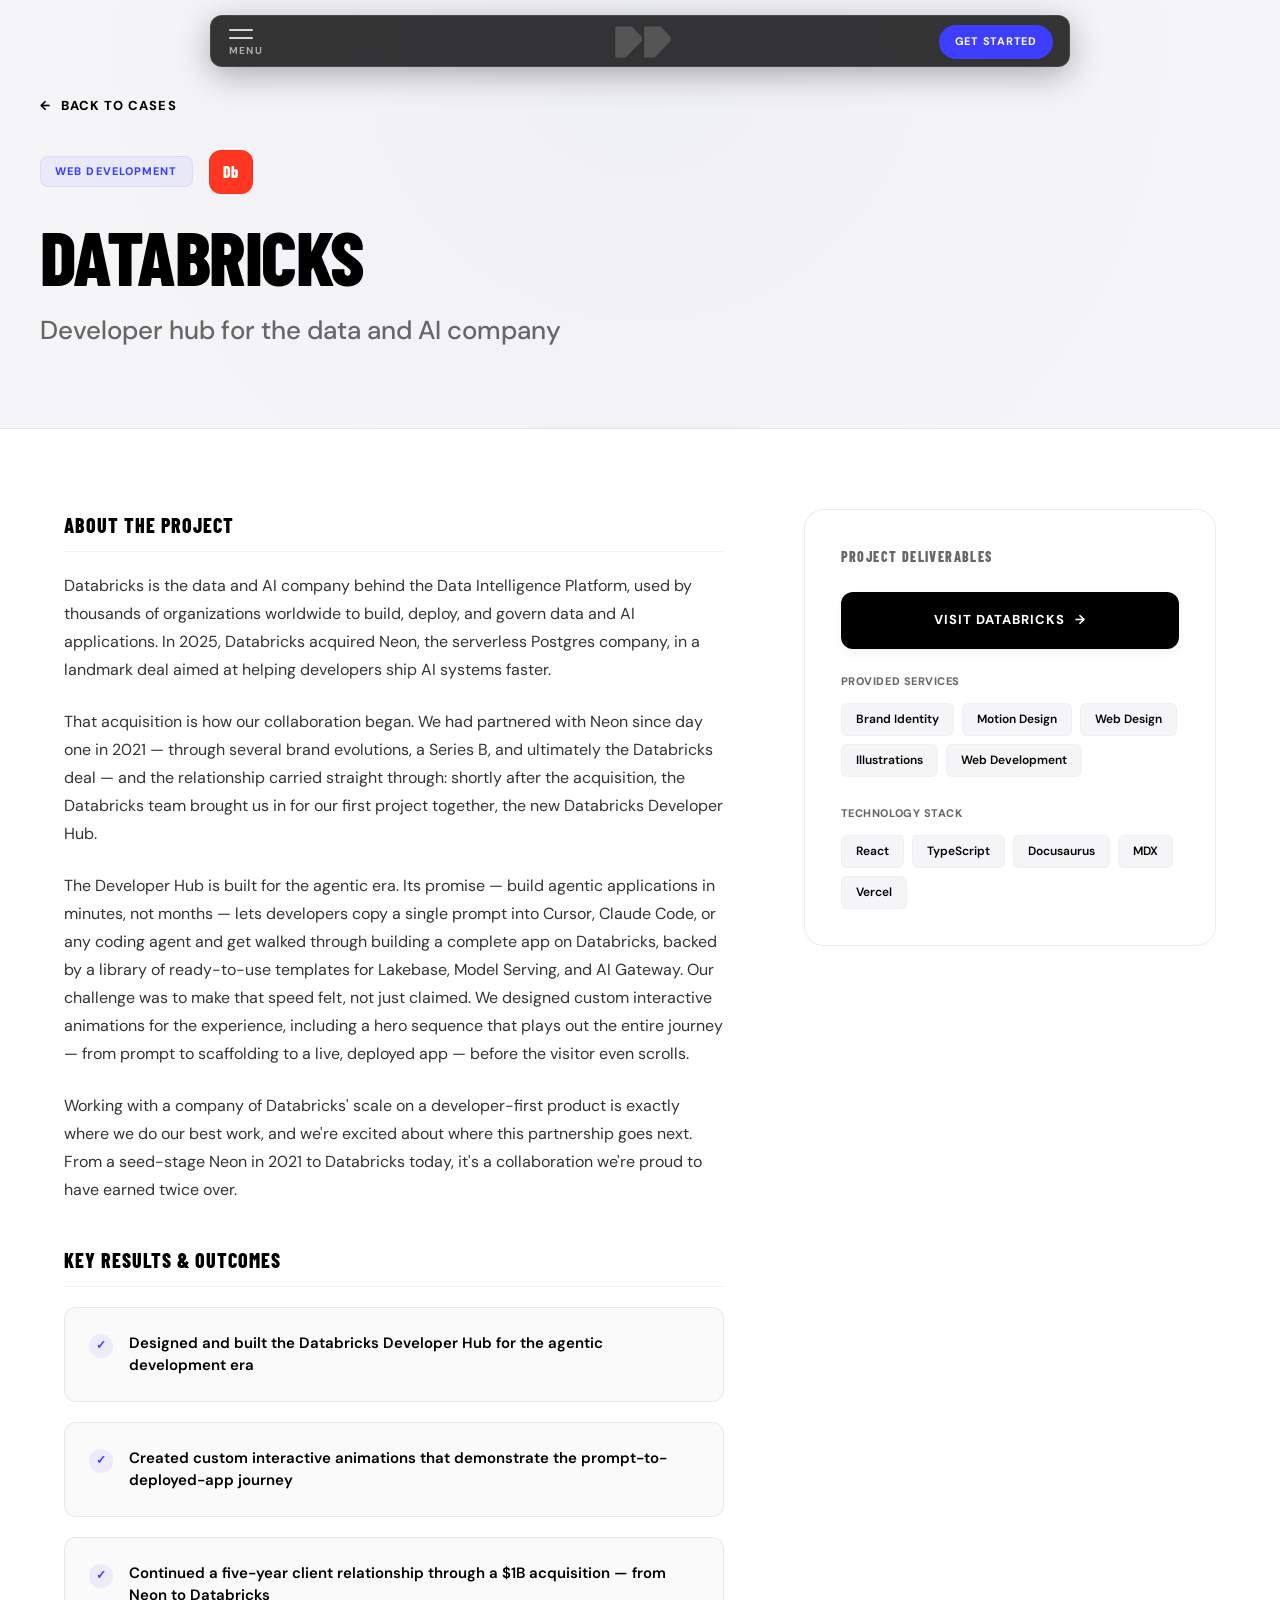
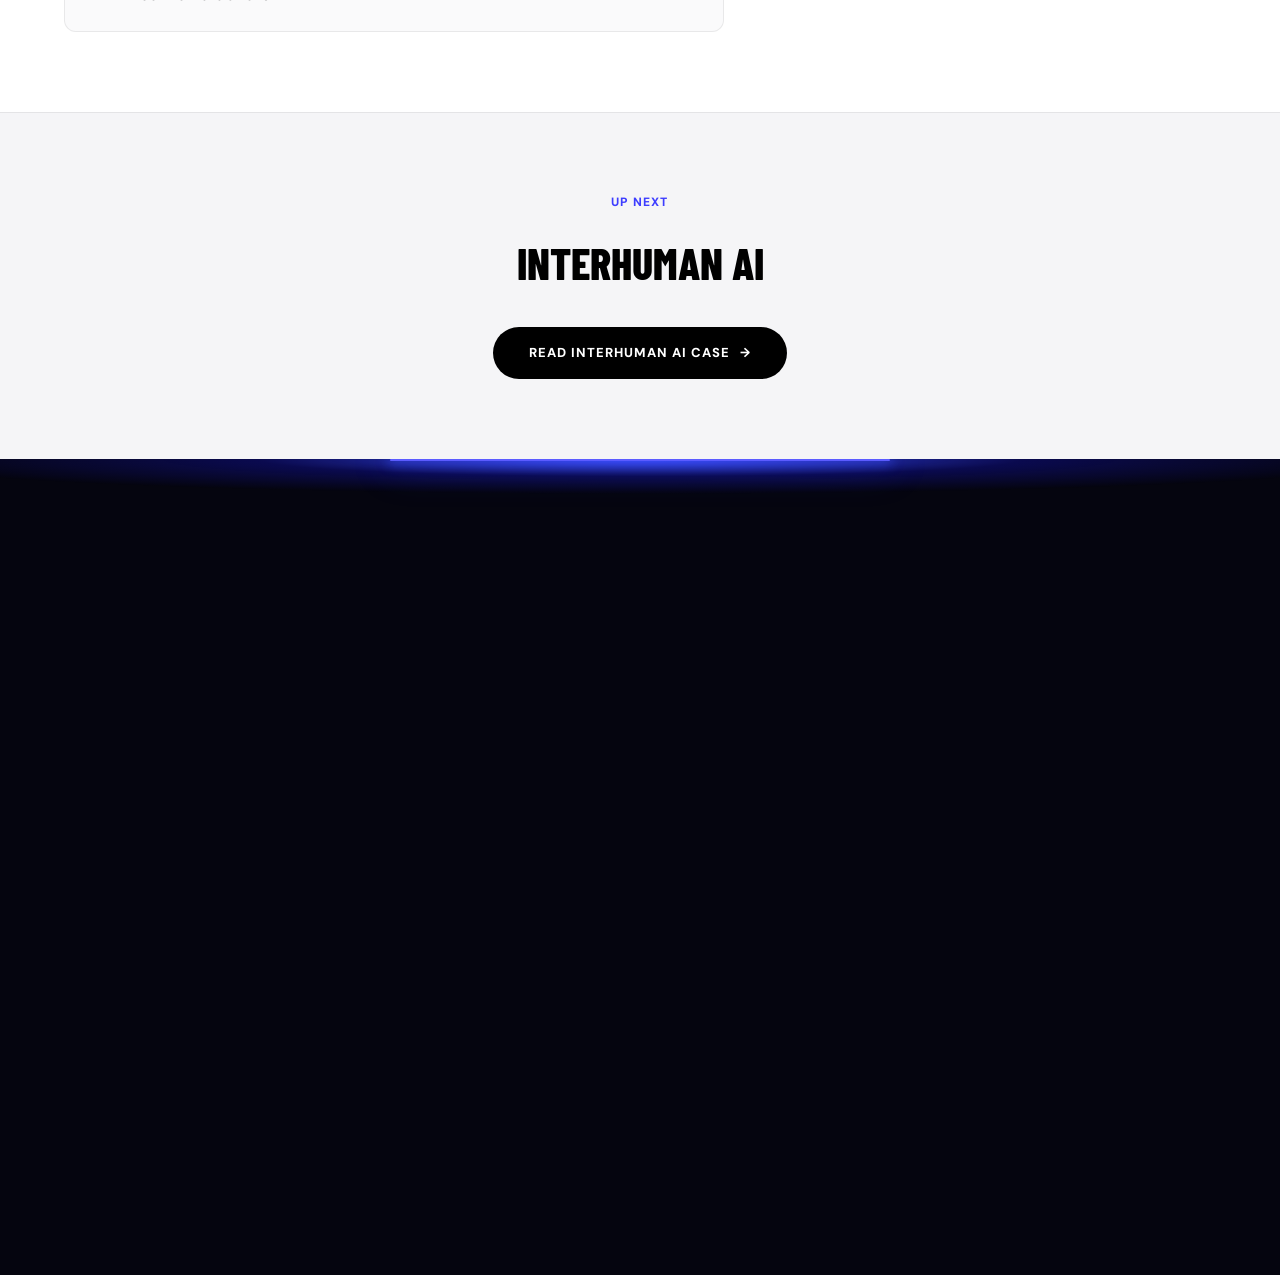
<file: case-study-detail.html>
<!DOCTYPE html>
<html lang="en">

<head>
  <meta charset="UTF-8">
  <meta name="viewport" content="width=device-width, initial-scale=1.0">
  <title>Case Study Details — Blink Beyond</title>
  <meta name="description" content="Read our detailed case studies to see how we help high-growth companies build, scale, and design market-defining products.">
  <link rel="icon" type="image/svg+xml" href="favicon.svg">
  <meta property="og:title" content="Blink Beyond | Case Study Details">
  <meta property="og:description" content="See how we have helped our clients grow, scale, and define their categories.">
  <meta property="og:image" content="https://blinkbeyond.co.in/assets/og-image.jpg">
  <meta property="og:type" content="website">
  <script>
    (function() {
      var seen = false;
      try {
        seen = localStorage.getItem('bb_loader_seen') === '1';
      } catch (e) {}
      if (!seen && /(?:^|; )bb_loader_seen=1/.test(document.cookie)) {
        seen = true;
      }
      if (seen) {
        document.documentElement.classList.add('bb-loader-skip');
      }
      try {
        if (sessionStorage.getItem('bb_page_transition') === '1') {
          document.documentElement.classList.add('bb-entering');
          document.documentElement.style.background = '#3D3DFF';
          document.documentElement.style.backgroundColor = '#3D3DFF';
        }
      } catch (e) {}
    })();
  </script>
  <link rel="stylesheet" href="css/style.css">
  <link rel="stylesheet" href="css/desktop/desktop.css">
  <link rel="stylesheet" href="css/tablet/tablet.css">
  <link rel="stylesheet" href="css/mobile/mobile.css">

  <style>
    /* ═══════════════ DETAILED CASE STUDY PREMIUM STYLING ═══════════════ */
    :root {
      --case-accent-color: #3D3DFF;
      --case-text-muted: #666666;
      --case-bg-gray: #F5F5F7;
      --case-border: rgba(0, 0, 0, 0.07);
      --transition-standard: all 0.4s cubic-bezier(0.16, 1, 0.3, 1);
    }

    body {
      background: #FFFFFF;
      color: var(--black);
    }

    /* Back Button Navigation */
    .back-btn-container {
      margin-bottom: 32px;
    }

    .back-btn {
      display: inline-flex;
      align-items: center;
      gap: 10px;
      font-family: var(--font-body);
      font-size: 13px;
      font-weight: 800;
      text-transform: uppercase;
      letter-spacing: 0.08em;
      color: var(--black);
      text-decoration: none;
      transition: var(--transition-standard);
      cursor: pointer;
    }

    .back-btn span {
      transition: transform 0.3s ease;
    }

    .back-btn:hover {
      color: var(--case-accent-color);
    }

    .back-btn:hover span {
      transform: translateX(-4px);
    }

    /* Elegant Hero Section */
    .case-detail-hero {
      background: var(--case-bg-gray);
      position: relative;
      overflow: hidden;
      padding: calc(var(--nav-height) + 40px) 24px 80px;
      border-bottom: 1px solid var(--case-border);
    }

    .case-detail-hero::before {
      content: '';
      position: absolute;
      top: 0;
      left: 50%;
      transform: translateX(-50%);
      width: 1400px;
      height: 100%;
      background: radial-gradient(circle at 50% 10%, rgba(61, 61, 255, 0.03) 0%, transparent 75%);
      pointer-events: none;
    }

    .hero-container {
      max-width: 1200px;
      margin: 0 auto;
      position: relative;
      z-index: 1;
    }

    .hero-meta {
      display: flex;
      align-items: center;
      gap: 16px;
      margin-bottom: 24px;
    }

    .detail-category-badge {
      font-family: var(--font-body);
      font-size: 11px;
      font-weight: 800;
      text-transform: uppercase;
      letter-spacing: 0.1em;
      color: var(--case-accent-color);
      background: rgba(61, 61, 255, 0.06);
      padding: 6px 14px;
      border-radius: 8px;
      border: 1px solid rgba(61, 61, 255, 0.08);
    }

    .logo-container-hero {
      width: 44px;
      height: 44px;
      border-radius: 12px;
      background: #FFFFFF;
      display: flex;
      align-items: center;
      justify-content: center;
      font-family: var(--font-display);
      font-size: 16px;
      font-weight: 800;
      color: var(--black);
      border: 1px solid var(--case-border);
      box-shadow: 0 4px 10px rgba(0, 0, 0, 0.02);
    }

    /* Specific client logo styling matching the index.html/case-studies.html branding */
    .case-logo--databricks { background: #FF3621; color: #fff; }
    .case-logo--interhuman { background: #3B82F6; color: #fff; }
    .case-logo--neon { background: #00E699; color: #000; }
    .case-logo--polarsignals { background: #EAB308; color: #000; }
    .case-logo--railway { background: #F43F5E; color: #fff; }
    .case-logo--unkey { background: #10B981; color: #fff; }
    .case-logo--blackforest { background: #8B5CF6; color: #fff; }
    .case-logo--cluely { background: #EC4899; color: #fff; }
    .case-logo--harness { background: #0EA5E9; color: #fff; }
    .case-logo--huly { background: #6366F1; color: #fff; }
    .case-logo--slash { background: #14B8A6; color: #fff; }
    .case-logo--invertase { background: #F97316; color: #fff; }
    .case-logo--searchparty { background: #3D3DFF; color: #fff; }
    .case-logo--gitness { background: #A855F7; color: #fff; }
    .case-logo--vantage { background: #EF4444; color: #fff; }
    .case-logo--novu { background: #F59E0B; color: #fff; }
    .case-logo--terzo { background: #10B981; color: #fff; }
    .case-logo--revenuecat { background: #F43F5E; color: #fff; }

    .case-detail-title {
      font-family: var(--font-display);
      font-size: clamp(38px, 6vw, 76px);
      font-weight: 800;
      line-height: 1.0;
      letter-spacing: -0.02em;
      text-transform: uppercase;
      color: var(--black);
      margin-bottom: 18px;
    }

    .case-detail-tagline {
      font-family: var(--font-body);
      font-size: clamp(18px, 2.2vw, 26px);
      font-weight: 500;
      line-height: 1.4;
      color: var(--case-text-muted);
      max-width: 800px;
    }

    /* Content Layout styling */
    .case-detail-body {
      max-width: 1200px;
      margin: 0 auto;
      padding: 80px 24px;
    }

    .case-detail-grid {
      display: grid;
      grid-template-columns: 1.6fr 1fr;
      gap: 80px;
      align-items: start;
    }

    @media (max-width: 991px) {
      .case-detail-grid {
        grid-template-columns: 1fr;
        gap: 60px;
      }
    }

    /* Left Column (Main Narratives) */
    .case-main-narrative {
      display: flex;
      flex-direction: column;
      gap: 40px;
    }

    .narrative-section h2 {
      font-family: var(--font-display);
      font-size: 20px;
      font-weight: 800;
      text-transform: uppercase;
      letter-spacing: 0.05em;
      color: var(--black);
      margin-bottom: 20px;
      padding-bottom: 10px;
      border-bottom: 1px solid rgba(0, 0, 0, 0.05);
    }

    .narrative-p {
      font-family: var(--font-body);
      font-size: 16px;
      line-height: 1.75;
      color: #333333;
      margin-bottom: 24px;
    }

    .narrative-p:last-child {
      margin-bottom: 0;
    }

    /* Quote Block Design */
    .case-quote-wrapper {
      background: var(--case-bg-gray);
      border-radius: 20px;
      padding: 36px;
      border: 1px solid var(--case-border);
      position: relative;
    }

    .case-quote-wrapper::before {
      content: '“';
      position: absolute;
      top: -10px;
      left: 20px;
      font-size: 80px;
      color: rgba(61, 61, 255, 0.07);
      font-family: Georgia, serif;
      pointer-events: none;
    }

    .case-quote-body {
      font-family: var(--font-body);
      font-size: 15px;
      line-height: 1.65;
      color: #333333;
      font-style: italic;
      margin-bottom: 24px;
      position: relative;
      z-index: 1;
    }

    .case-quote-profile {
      display: flex;
      align-items: center;
      gap: 12px;
    }

    .quote-avatar {
      width: 40px;
      height: 40px;
      border-radius: 50%;
      background: var(--case-accent-color);
      color: #FFFFFF;
      display: flex;
      align-items: center;
      justify-content: center;
      font-family: var(--font-body);
      font-size: 13px;
      font-weight: 800;
    }

    .quote-meta-info {
      display: flex;
      flex-direction: column;
    }

    .quote-author-name {
      font-family: var(--font-body);
      font-size: 13px;
      font-weight: 800;
      color: var(--black);
    }

    .quote-author-role {
      font-family: var(--font-body);
      font-size: 11px;
      color: var(--case-text-muted);
    }

    /* Key Results Block styling */
    .results-list {
      display: flex;
      flex-direction: column;
      gap: 20px;
    }

    .result-item {
      display: flex;
      align-items: flex-start;
      gap: 16px;
      background: #FAFAFB;
      padding: 24px;
      border-radius: 12px;
      border: 1px solid var(--case-border);
      transition: var(--transition-standard);
    }

    .result-item:hover {
      border-color: rgba(61, 61, 255, 0.15);
      transform: translateX(4px);
    }

    .result-icon {
      width: 24px;
      height: 24px;
      background: rgba(61, 61, 255, 0.08);
      border-radius: 50%;
      display: flex;
      align-items: center;
      justify-content: center;
      color: var(--case-accent-color);
      font-weight: 800;
      font-size: 12px;
      flex-shrink: 0;
      margin-top: 2px;
    }

    .result-text {
      font-family: var(--font-body);
      font-size: 15px;
      line-height: 1.5;
      color: var(--black);
      font-weight: 600;
    }

    /* Right Column (Sticky Sidebar) */
    .case-sidebar {
      position: sticky;
      top: calc(var(--nav-height) + 40px);
      display: flex;
      flex-direction: column;
      gap: 40px;
    }

    @media (max-width: 991px) {
      .case-sidebar {
        position: static;
      }
    }

    .sidebar-widget {
      background: #FFFFFF;
      border: 1px solid var(--case-border);
      border-radius: 20px;
      padding: 36px;
      box-shadow: 0 4px 15px rgba(0, 0, 0, 0.01);
    }

    .widget-title {
      font-family: var(--font-display);
      font-size: 14px;
      font-weight: 800;
      text-transform: uppercase;
      letter-spacing: 0.1em;
      color: var(--case-text-muted);
      margin-bottom: 24px;
    }

    /* Custom Branded Button */
    .visit-project-cta {
      display: flex;
      align-items: center;
      justify-content: center;
      gap: 10px;
      width: 100%;
      padding: 18px 24px;
      background: var(--black);
      color: #FFFFFF;
      font-family: var(--font-body);
      font-size: 13px;
      font-weight: 800;
      text-transform: uppercase;
      letter-spacing: 0.08em;
      border-radius: 12px;
      text-decoration: none;
      transition: var(--transition-standard);
      box-shadow: 0 4px 10px rgba(0, 0, 0, 0.05);
    }

    .visit-project-cta:hover {
      background: var(--case-accent-color);
      transform: translateY(-2px);
      box-shadow: 0 8px 20px rgba(61, 61, 255, 0.2);
    }

    .visit-project-cta span {
      transition: transform 0.3s ease;
    }

    .visit-project-cta:hover span {
      transform: translateX(4px);
    }

    /* Tag Lists styling */
    .meta-tags-container {
      display: flex;
      flex-direction: column;
      gap: 28px;
      margin-top: 24px;
    }

    .meta-tag-group {
      display: flex;
      flex-direction: column;
      gap: 12px;
    }

    .meta-group-label {
      font-family: var(--font-body);
      font-size: 11px;
      font-weight: 800;
      text-transform: uppercase;
      letter-spacing: 0.05em;
      color: var(--case-text-muted);
    }

    .tags-flex {
      display: flex;
      flex-wrap: wrap;
      gap: 8px;
    }

    .case-tag {
      font-family: var(--font-body);
      font-size: 12px;
      font-weight: 600;
      color: var(--black);
      background: var(--case-bg-gray);
      padding: 6px 14px;
      border-radius: 6px;
      border: 1px solid rgba(0, 0, 0, 0.02);
    }

    /* Browse Section (Footer Nav) */
    .case-detail-browse {
      background: var(--case-bg-gray);
      border-top: 1px solid var(--case-border);
      padding: 80px 24px;
      text-align: center;
    }

    .browse-container {
      max-width: 800px;
      margin: 0 auto;
    }

    .browse-label {
      font-family: var(--font-body);
      font-size: 12px;
      font-weight: 800;
      text-transform: uppercase;
      letter-spacing: 0.1em;
      color: var(--case-accent-color);
      margin-bottom: 16px;
      display: block;
    }

    .next-case-title {
      font-family: var(--font-display);
      font-size: clamp(28px, 4vw, 44px);
      font-weight: 800;
      text-transform: uppercase;
      color: var(--black);
      margin-bottom: 28px;
    }

    .next-case-cta {
      display: inline-flex;
      align-items: center;
      gap: 10px;
      padding: 16px 36px;
      background: var(--black);
      color: #FFFFFF;
      font-family: var(--font-body);
      font-size: 13px;
      font-weight: 800;
      text-transform: uppercase;
      letter-spacing: 0.08em;
      border-radius: 100px;
      text-decoration: none;
      transition: var(--transition-standard);
    }

    .next-case-cta:hover {
      background: var(--case-accent-color);
      transform: translateY(-2px);
      box-shadow: 0 10px 20px rgba(61, 61, 255, 0.15);
    }

    .next-case-cta span {
      transition: transform 0.3s ease;
    }

    .next-case-cta:hover span {
      transform: translateX(4px);
    }

  </style>
</head>

<body>
  <div class="page-transition-overlay"></div>
  
  <!-- ═══════════════ PAGE LOADER ═══════════════ -->
  <div class="page-loader" id="page-loader">
    <div class="loader-bg-glow"></div>
    <div class="loader-center">
      <div class="loader-wordmark-wrap">
        <span class="loader-fill-ghost">BLINK BEYOND</span>
        <span class="loader-fill-text" id="loader-fill-text">BLINK BEYOND</span>
      </div>
      <p class="loader-tagline">Where Brands Blink &amp; Boom</p>
    </div>
    <div class="loader-bottom">
      <div class="loader-counter" id="loader-percent" data-value="0%">0%</div>
      <div class="loader-bar-track">
        <div class="loader-bar-fill" id="loader-bar-fill"></div>
      </div>
      <div class="loader-loading-text">Loading</div>
    </div>
  </div>

  <!-- ═══════════════ NAVIGATION ═══════════════ -->
  <nav class="navbar" id="cardNav">
    <div class="card-nav-top">
      <button class="cn-hamburger" id="cnHamburger" aria-label="Open menu">
        <span class="cn-line"></span>
        <span class="cn-line"></span>
        <span class="cn-label">MENU</span>
      </button>
      <a href="index.html" class="nav-logo" aria-label="Blink Beyond — Home"><img src="assets/logo.png" alt="Blink Beyond" class="nav-logo-img" width="130" height="31"></a>
      <a href="contact.html" class="cn-cta">Get Started</a>
    </div>
  </nav>

  <!-- ═══════════════ FULLSCREEN MENU OVERLAY ═══════════════ -->
  <div class="fullscreen-menu" id="fsMenu">
    <div class="fs-menu-header">
      <span class="fs-menu-tagline">Where Brands Blink &amp; Boom</span>
      <button class="fs-menu-close" id="fsMenuClose" aria-label="Close menu">
        <span class="fs-close-icon">✕</span> CLOSE
      </button>
    </div>
    <div class="fs-menu-body">
      <div class="fs-menu-links">
        <a href="index.html" class="fs-link" data-text="HOME">
          <span class="text-roll-wrapper"><span class="text-roll-top"></span><span class="text-roll-bottom"></span></span>
        </a>
        <a href="about.html" class="fs-link" data-text="ABOUT">
          <span class="text-roll-wrapper"><span class="text-roll-top"></span><span class="text-roll-bottom"></span></span>
        </a>
        <a href="services.html" class="fs-link" data-text="SERVICES">
          <span class="text-roll-wrapper"><span class="text-roll-top"></span><span class="text-roll-bottom"></span></span>
        </a>
        <a href="case-studies.html" class="fs-link" data-text="CASES">
          <span class="text-roll-wrapper"><span class="text-roll-top"></span><span class="text-roll-bottom"></span></span>
        </a>
        <a href="contact.html" class="fs-link" data-text="CONTACT">
          <span class="text-roll-wrapper"><span class="text-roll-top"></span><span class="text-roll-bottom"></span></span>
        </a>
      </div>
    </div>
    <div class="fs-menu-footer">
      <div class="fs-footer-left">© BLINK BEYOND 2026 — ALL RIGHTS RESERVED</div>
      <div class="fs-social-legal">
        <div class="fs-socials">
          <a href="#" class="fs-social-link" aria-label="LinkedIn">
            <svg xmlns="http://www.w3.org/2000/svg" viewBox="0 0 24 24"><path d="M20.447 20.452h-3.554v-5.569c0-1.328-.027-3.037-1.852-3.037-1.853 0-2.136 1.445-2.136 2.939v5.667H9.351V9h3.414v1.561h.046c.477-.9 1.637-1.85 3.37-1.85 3.601 0 4.267 2.37 4.267 5.455v6.286zM5.337 7.433a2.062 2.062 0 01-2.063-2.065 2.064 2.064 0 112.063 2.065zm1.782 13.019H3.555V9h3.564v11.452zM22.225 0H1.771C.792 0 0 .774 0 1.729v20.542C0 23.227.792 24 1.771 24h20.451C23.2 24 24 23.227 24 22.271V1.729C24 .774 23.2 0 22.222 0h.003z"/></svg>
          </a>
          <a href="#" class="fs-social-link" aria-label="Instagram">
            <svg xmlns="http://www.w3.org/2000/svg" viewBox="0 0 24 24"><path d="M12 2.163c3.204 0 3.584.012 4.85.07 3.252.148 4.771 1.691 4.919 4.919.058 1.265.069 1.645.069 4.849 0 3.205-.012 3.584-.069 4.849-.149 3.225-1.664 4.771-4.919 4.919-1.266.058-1.644.07-4.85.07-3.204 0-3.584-.012-4.849-.07-3.26-.149-4.771-1.699-4.919-4.92-.058-1.265-.07-1.644-.07-4.849 0-3.204.013-3.583.07-4.849.149-3.227 1.664-4.771 4.919-4.919 1.266-.057 1.645-.069 4.849-.069zM12 0C8.741 0 8.333.014 7.053.072 2.695.272.273 2.69.073 7.052.014 8.333 0 8.741 0 12c0 3.259.014 3.668.072 4.948.2 4.358 2.618 6.78 6.98 6.98C8.333 23.986 8.741 24 12 24c3.259 0 3.668-.014 4.948-.072 4.354-.2 6.782-2.618 6.979-6.98.059-1.28.073-1.689.073-4.948 0-3.259-.014-3.667-.072-4.947-.196-4.354-2.617-6.78-6.979-6.98C15.668.014 15.259 0 12 0zm0 5.838a6.162 6.162 0 1 0 0 12.324 6.162 6.162 0 0 0 0-12.324zM12 16a4 4 0 1 1 0-8 4 4 0 0 1 0 8zm6.406-11.845a1.44 1.44 0 1 0 0 2.881 1.44 1.44 0 0 0 0-2.881z"/></svg>
          </a>
        </div>
        <div class="fs-menu-legal-links">
          <a href="#" class="fs-legal-link">PRIVACY POLICY</a>
          <a href="#" class="fs-legal-link">TERMS OF SERVICE</a>
        </div>
      </div>
    </div>
  </div>

  <!-- Hero Details Section -->
  <section class="case-detail-hero">
    <div class="hero-container">
      <!-- Back Navigation link -->
      <div class="back-btn-container">
        <a href="case-studies.html" class="back-btn"><span>←</span> Back to Cases</a>
      </div>
      <div class="hero-meta">
        <span class="detail-category-badge" id="case-hero-category">Category</span>
        <div class="logo-container-hero" id="case-hero-logo">Db</div>
      </div>
      <h1 class="case-detail-title" id="case-hero-title">Databricks</h1>
      <p class="case-detail-tagline" id="case-hero-tagline">Tagline of the project</p>
    </div>
  </section>

  <!-- Detailed Content Grid -->
  <section class="case-detail-content">
    <div class="case-detail-body">
      <div class="case-detail-grid">
        
        <!-- Main Narrative Column -->
        <div class="case-main-narrative">
          
          <!-- About Section -->
          <div class="narrative-section" id="section-about">
            <h2>About the Project</h2>
            <div id="case-about-paragraphs">
              <!-- Dynamically populated -->
            </div>
          </div>

          <!-- Quote Block (Only visible if database includes quote data) -->
          <div class="case-quote-wrapper" id="case-quote-wrapper" style="display: none;">
            <p class="case-quote-body" id="case-quote-text">"Testimonial text goes here..."</p>
            <div class="case-quote-profile">
              <div class="quote-avatar" id="case-quote-avatar">SK</div>
              <div class="quote-meta-info">
                <span class="quote-author-name" id="case-quote-name">Stas Kelvich</span>
                <span class="quote-author-role" id="case-quote-role">Co-Founder, Neon</span>
              </div>
            </div>
          </div>

          <!-- Results Section -->
          <div class="narrative-section" id="section-results">
            <h2>Key Results &amp; Outcomes</h2>
            <div class="results-list" id="case-results-list">
              <!-- Dynamically populated -->
            </div>
          </div>

        </div>

        <!-- Sidebar / Widget Column -->
        <div class="case-sidebar">
          
          <!-- CTA Widget -->
          <div class="sidebar-widget">
            <h3 class="widget-title">Project Deliverables</h3>
            
            <a href="#" target="_blank" rel="noopener" class="visit-project-cta" id="case-visit-cta">
              Visit Website <span>→</span>
            </a>

            <!-- Provided services and tech tags -->
            <div class="meta-tags-container">
              
              <div class="meta-tag-group">
                <span class="meta-group-label">Provided Services</span>
                <div class="tags-flex" id="case-services-tags">
                  <!-- Dynamic tags -->
                </div>
              </div>

              <div class="meta-tag-group">
                <span class="meta-group-label">Technology Stack</span>
                <div class="tags-flex" id="case-tech-tags">
                  <!-- Dynamic tags -->
                </div>
              </div>

            </div>
          </div>

        </div>

      </div>
    </div>
  </section>

  <!-- ═══════════════ BROWSE / NEXT CASE STUDY ═══════════════ -->
  <section class="case-detail-browse">
    <div class="browse-container">
      <span class="browse-label">Up Next</span>
      <h2 class="next-case-title" id="next-case-name">Next Case</h2>
      <a href="#" class="next-case-cta" id="next-case-link">Read Next Case <span>→</span></a>
    </div>
  </section>

  <!-- ═══════════════ FOOTER ═══════════════ -->
  <footer class="footer" id="site-footer">
    <div class="lamp" id="footer-lamp">
      <div class="lamp__glow"></div>
      <div class="lamp__line"></div>
    </div>
    <div class="footer-content">
      <div class="footer-cta-strip">
        <div class="container footer-cta-inner">
          <p class="footer-cta-text">Ready to grow your brand?</p>
          <a href="contact.html" class="footer-cta-btn">Let's Talk <span>→</span></a>
        </div>
      </div>
      <div class="container">
        <div class="footer-top">
          <div class="footer-col footer-about">
            <div class="footer-logo"><img src="assets/logo.png" alt="Blink Beyond" class="footer-logo-img" width="160" height="38"></div>
            <p class="footer-tagline">Where brands blink and boom. We craft digital experiences that drive real growth.</p>
            <div class="footer-social-links">
              <a href="https://instagram.com/blinkbeyond" target="_blank" rel="noopener" aria-label="Instagram" class="social-icon">
                <svg width="18" height="18" viewBox="0 0 24 24" fill="none" stroke="currentColor" stroke-width="2" stroke-linecap="round" stroke-linejoin="round"><rect x="2" y="2" width="20" height="20" rx="5" ry="5"/><path d="M16 11.37A4 4 0 1 1 12.63 8 4 4 0 0 1 16 11.37z"/><line x1="17.5" y1="6.5" x2="17.51" y2="6.5"/></svg>
              </a>
              <a href="https://linkedin.com/company/blinkbeyond" target="_blank" rel="noopener" aria-label="LinkedIn" class="social-icon">
                <svg width="18" height="18" viewBox="0 0 24 24" fill="none" stroke="currentColor" stroke-width="2" stroke-linecap="round" stroke-linejoin="round"><path d="M16 8a6 6 0 0 1 6 6v7h-4v-7a2 2 0 0 0-2-2 2 2 0 0 0-2 2v7h-4v-7a6 6 0 0 1 6-6z"/><rect x="2" y="9" width="4" height="12"/><circle cx="4" cy="4" r="2"/></svg>
              </a>
              <a href="https://facebook.com/blinkbeyond" target="_blank" rel="noopener" aria-label="Facebook" class="social-icon">
                <svg width="18" height="18" viewBox="0 0 24 24" fill="none" stroke="currentColor" stroke-width="2" stroke-linecap="round" stroke-linejoin="round"><path d="M18 2h-3a5 5 0 0 0-5 5v3H7v4h3v8h4v-8h3l1-4h-4V7a1 1 0 0 1 1-1h3z"/></svg>
              </a>
              <a href="https://wa.me/919545556009" target="_blank" rel="noopener" aria-label="WhatsApp" class="social-icon">
                <svg width="18" height="18" viewBox="0 0 24 24" fill="currentColor"><path d="M17.472 14.382c-.297-.149-1.758-.867-2.03-.967-.273-.099-.471-.148-.67.15-.197.297-.767.966-.94 1.164-.173.199-.347.223-.644.075-.297-.15-1.255-.463-2.39-1.475-.888-.788-1.489-1.761-1.663-2.059-.173-.297-.018-.458.13-.606.134-.133.298-.347.446-.52.149-.174.198-.298.298-.497.099-.198.05-.371-.025-.52-.075-.149-.669-1.612-.916-2.207-.242-.579-.487-.5-.669-.51a12.8 12.8 0 0 0-.57-.01c-.198 0-.52.074-.792.372-.272.297-1.04 1.016-1.04 2.479 0 1.462 1.065 2.875 1.213 3.074.149.198 2.096 3.2 5.077 4.487.709.306 1.262.489 1.694.625.712.227 1.36.195 1.871.118.571-.085 1.758-.719 2.006-1.413.248-.694.248-1.289.173-1.413-.074-.124-.272-.198-.57-.347m-5.421 7.403h-.004a9.87 9.87 0 0 1-5.031-1.378l-.361-.214-3.741.982.998-3.648-.235-.374a9.86 9.86 0 0 1-1.51-5.26c.001-5.45 4.436-9.884 9.888-9.884 2.64 0 5.122 1.03 6.988 2.898a9.825 9.825 0 0 1 2.893 6.994c-.003 5.45-4.437 9.884-9.885 9.884m8.413-18.297A11.815 11.815 0 0 0 12.05 0C5.495 0 .16 5.335.157 11.892c0 2.096.547 4.142 1.588 5.945L.057 24l6.305-1.654a11.882 11.882 0 0 0 5.683 1.448h.005c6.554 0 11.89-5.335 11.893-11.893a11.821 11.821 0 0 0-3.48-8.413Z"/></svg>
              </a>
            </div>
            <div class="footer-msme">
              <img src="assets/msme-badge.svg" alt="MSME Registered Enterprise" class="footer-msme-logo" width="44" height="44">
              <div class="footer-msme-info">
                <span class="footer-msme-label">MSME Registered Enterprise</span>
                <span class="footer-msme-gstin">GSTIN: 27AABCU1234A1Z5</span>
              </div>
            </div>
          </div>
          <div class="footer-col footer-links-col">
            <h4 class="footer-col-title">Quick Links</h4>
            <a href="index.html">Home</a>
            <a href="about.html">About Us</a>
            <a href="services.html">Services</a>
            <a href="case-studies.html">Case Studies</a>
            <a href="contact.html">Contact</a>
          </div>
          <div class="footer-col footer-services-col">
            <h4 class="footer-col-title">Services</h4>
            <a href="services.html">Social Media Marketing</a>
            <a href="services.html">Performance Marketing</a>
            <a href="services.html">Web Development</a>
            <a href="services.html">UI/UX Design</a>
            <a href="services.html">Content Creation</a>
            <a href="services.html">Brand Strategy</a>
          </div>
          <div class="footer-col footer-contact-col">
            <h4 class="footer-col-title">Get In Touch</h4>
            <p><span class="footer-contact-label">Address</span>Palghar - 401404,<br>Mumbai-Maharashtra.</p>
            <p><span class="footer-contact-label">Phone</span><a href="tel:+919545556009">+91 95455 56009</a></p>
            <p><span class="footer-contact-label">Email</span><a href="mailto:support@blinkbeyond.co.in">support@blinkbeyond.co.in</a></p>
          </div>
        </div>
      </div>
      <div class="footer-brand-wrap" id="footer-brand-wrap">
        <span class="footer-brand-text" aria-hidden="true">BLINK BEYOND</span>
      </div>
      <div class="footer-bottom">
        <div class="container footer-bottom-inner">
          <p>© 2026 Blink Beyond. All rights reserved.</p>
          <p class="footer-bottom-legal"><a href="#">Privacy Policy</a> &middot; <a href="#">Terms of Service</a></p>
        </div>
      </div>
    </div>
  </footer>

  <!-- ═══════════════ SCRIPTS ═══════════════ -->
  <script src="js/vendor/gsap.min.js"></script>
  <script src="js/vendor/scrolltrigger.min.js"></script>
  <script src="js/vendor/draggable.min.js"></script>
  <script src="js/main.js"></script>

  <!-- CASE STUDY DATA & INJECTION SCRIPT -->
  <script>
    // Comprehensive Case Studies Database
    const caseStudiesDb = {
      "databricks": {
        title: "Databricks",
        tagline: "Developer hub for the data and AI company",
        category: "Web Development",
        logoText: "Db",
        logoClass: "case-logo--databricks",
        about: [
          "Databricks is the data and AI company behind the Data Intelligence Platform, used by thousands of organizations worldwide to build, deploy, and govern data and AI applications. In 2025, Databricks acquired Neon, the serverless Postgres company, in a landmark deal aimed at helping developers ship AI systems faster.",
          "That acquisition is how our collaboration began. We had partnered with Neon since day one in 2021 — through several brand evolutions, a Series B, and ultimately the Databricks deal — and the relationship carried straight through: shortly after the acquisition, the Databricks team brought us in for our first project together, the new Databricks Developer Hub.",
          "The Developer Hub is built for the agentic era. Its promise — build agentic applications in minutes, not months — lets developers copy a single prompt into Cursor, Claude Code, or any coding agent and get walked through building a complete app on Databricks, backed by a library of ready-to-use templates for Lakebase, Model Serving, and AI Gateway. Our challenge was to make that speed felt, not just claimed. We designed custom interactive animations for the experience, including a hero sequence that plays out the entire journey — from prompt to scaffolding to a live, deployed app — before the visitor even scrolls.",
          "Working with a company of Databricks' scale on a developer-first product is exactly where we do our best work, and we're excited about where this partnership goes next. From a seed-stage Neon in 2021 to Databricks today, it's a collaboration we're proud to have earned twice over."
        ],
        services: ["Brand Identity", "Motion Design", "Web Design", "Illustrations", "Web Development"],
        tech: ["React", "TypeScript", "Docusaurus", "MDX", "Vercel"],
        results: [
          "Designed and built the Databricks Developer Hub for the agentic development era",
          "Created custom interactive animations that demonstrate the prompt-to-deployed-app journey",
          "Continued a five-year client relationship through a $1B acquisition — from Neon to Databricks"
        ],
        websiteUrl: "https://databricks.com"
      },
      "interhuman": {
        title: "Interhuman AI",
        tagline: "The social intelligence layer for AI",
        category: "Social Media Marketing",
        logoText: "Ih",
        logoClass: "case-logo--interhuman",
        about: [
          "Interhuman AI is building the social intelligence layer for AI to let machines read the human communication that happens beyond words. Their mission is to unlock complete human-AI emotional resonance.",
          "For the launch of Inter-1, their omni-modal model detecting social signals from video, audio, and text, they wanted to make a bold impact that truly explained their technology's potential.",
          "We produced an ultra-creative product campaign video that shows what it means for AI to finally read the room. The video walks through real-world scenarios — showing how microscopic shifts in pitch, facial micro-expressions, and speech pacing tell a story that text alone completely misses.",
          "The campaign also included a dark, high-contrast, immersive landing page with custom motion effects that reacted as users hovered over different interactive signal blocks, giving them a physical feel of social intelligence."
        ],
        services: ["Creative Direction", "Video Production", "Sound Design", "Interactive Web Design", "Campaign Strategy"],
        tech: ["Premiere Pro", "After Effects", "Cinema 4D", "Framer Motion", "Tailwind CSS"],
        results: [
          "Produced the official launch video, gaining over 500,000 views in the first week",
          "Engineered an interactive dashboard mockup to let visitors test social signal detection in real time",
          "Helped build waitlist momentum, yielding 25k+ high-intent registrations before general availability"
        ],
        websiteUrl: "https://interhuman.ai"
      },
      "neon": {
        title: "Neon",
        tagline: "Open Source serverless Postgres",
        category: "Web Development",
        logoText: "Ne",
        logoClass: "case-logo--neon",
        about: [
          "Neon is an open-source serverless Postgres database designed for modern developer needs. By separating storage and compute, Neon enables database branching (just like git), instant autoscaling, and infinite storage capacity on demand.",
          "We partnered with Neon since day one in 2021 — through several brand evolutions, a Series B, and ultimately their acquisition by Databricks in 2025. We translated their high-tech product features into a scalable branding system and created tailored, high-fidelity developer dashboards.",
          "Our collaboration operated without bureaucracy. By integrating as a direct extension of Neon's dev and product teams, we delivered fast-paced marketing sites, dashboard interfaces, and interactive technical graphics that helped developers understand serverless database branching in seconds."
        ],
        quote: {
          text: "While building a developer-oriented product, we struggled to explain our needs to design agencies until we started with Blink Beyond. Unlike others, Blink Beyond quickly understood our product and target audience. Blink Beyond delivered exceptional results in a short timeframe and became an extension of our dev and product teams, contributing to many areas without any communication bureaucracy.",
          author: "Stas Kelvich",
          role: "Co-Founder, Neon",
          avatar: "SK"
        },
        services: ["Brand Strategy", "UI & UX Design", "Developer Dashboard Layouts", "Branding Guidelines", "Motion Graphics"],
        tech: ["Next.js", "React", "TypeScript", "D3.js", "PostgreSQL", "Tailwind CSS"],
        results: [
          "Crafted a cohesive, highly technical developer-focused branding system from scratch",
          "Engineered a dynamic database branching interactive graphic representing 10,000+ branches",
          "Secured a highly successful developer acquisition flow, culminating in the Databricks transaction"
        ],
        websiteUrl: "https://neon.tech"
      },
      "polarsignals": {
        title: "Polar Signals",
        tagline: "Always-on continuous profiling for CPU, GPU, and memory",
        category: "Web Development",
        logoText: "Ps",
        logoClass: "case-logo--polarsignals",
        about: [
          "Polar Signals is at the cutting edge of continuous profiling. Using eBPF, their flagship Parca platform profiles CPU, GPU, memory, and IO usage down to the line of code without needing to restart services or install heavy agent software.",
          "We completely redesigned their marketing site and established structured components to showcase complex flamegraphs effortlessly. Since their product is extremely technical, we focused on architectural clarity, deep terminal contrasts, and sleek SVG-driven interactive charts.",
          "The redesign allowed Frederic and the team to confidently present their product to enterprise buyers, presenting deep continuous tracing and profiling data in an executive-ready, premium presentation style."
        ],
        quote: {
          text: "We shipped features for years but neglected our website presence. Blink Beyond has been an awesome partner to help us now keep it up to date. I particularly enjoy that the team is very technical so it has been a breeze working with them without us having to explain much. I also enjoyed that we could leave them fairly hands off and come back with very high quality results.",
          author: "Frederic Branczyk",
          role: "CEO & Founder, Polar Signals",
          avatar: "FB"
        },
        services: ["Web Design", "Flamegraph Visualization", "Brand Refinement", "Component Systems"],
        tech: ["Hugo", "TypeScript", "Tailwind CSS", "Go", "SVG Animation"],
        results: [
          "Delivered an extremely fast, light, eBPF-profiled marketing site",
          "Created responsive interactive SVG flamegraph designs for desktop and mobile",
          "Improved marketing site dwell time by 60% through highly relevant technical diagrams"
        ],
        websiteUrl: "https://polarsignals.com"
      },
      "railway": {
        title: "Railway",
        tagline: "The infrastructure platform for deploying anything",
        category: "Performance Marketing",
        logoText: "Rw",
        logoClass: "case-logo--railway",
        about: [
          "Railway is the modern cloud platform developers use to provision infrastructure, databases, and continuous delivery pipelines in seconds. When the team launched their new mobile app to allow deployment monitoring on the go, they needed an explosive performance marketing campaign.",
          "We created a highly engaging launch video highlighting the sheer ease of 'deploying in the palm of your hand' — while standing in line, waiting for coffee, or on a train. We backed this with a campaign landing page completed under an intensive 10-day deadline.",
          "By using bold typography, rapid transition loops, and custom-designed mock phone overlays, we delivered an asset package that translated developer infrastructure into high-energy, shareable social media hype."
        ],
        services: ["Performance Marketing", "Campaign Art Direction", "Video Production & Editing", "Landing Page Development"],
        tech: ["React", "Vite", "Tailwind CSS", "GSAP", "Adobe Premiere"],
        results: [
          "Engineered and shipped the campaign site and assets in a record 10 days",
          "Generated 15,000+ new app downloads in the first week after launch",
          "Boosted waitlist-to-install conversion by 28% through interactive product previews"
        ],
        websiteUrl: "https://railway.app"
      },
      "unkey": {
        title: "Unkey",
        tagline: "The Developer Platform for Modern APIs",
        category: "Web Development",
        logoText: "Uk",
        logoClass: "case-logo--unkey",
        about: [
          "Unkey is an open-source API management platform that provides fast, global rate limiting, secure key authorization, custom gateways, and detailed observability in a single, high-performance package.",
          "We helped Unkey define their brand guidelines from the ground up, designing a stark, modern, monochrome developer aesthetic paired with ultra-vibrant electric neon accents.",
          "We developed their primary marketing assets, landing pages, and customized dashboard layouts, ensuring the brand stood out as a sleek, reliable, and premium choice for engineering teams managing millions of requests."
        ],
        services: ["Visual Identity", "Marketing Landing Page", "UI Component Library", "Illustration & Icon Design"],
        tech: ["Next.js", "React", "TypeScript", "Tailwind CSS", "Turborepo"],
        results: [
          "Designed and coded a brand-new, comprehensive, open-source brand identity",
          "Created a customizable SVG illustration toolkit for rate-limiting visualization",
          "Supported Unkey's public release which was featured at the top of Product Hunt"
        ],
        websiteUrl: "https://unkey.dev"
      },
      "blackforest": {
        title: "Black Forest Labs",
        tagline: "Frontier visual intelligence — the lab behind FLUX",
        category: "Social Media Marketing",
        logoText: "Bf",
        logoClass: "case-logo--blackforest",
        about: [
          "Black Forest Labs is the frontier AI lab behind FLUX.1, the state-of-the-art text-to-image generator family that has been widely integrated by industry giants such as Adobe, Canva, and Meta.",
          "To promote the release of their flagship models — FLUX.1 Kontext and FLUX 2 — they brought us in to design and produce high-impact, narrative-driven social campaigns.",
          "We produced cinema-grade trailer videos and visual storytelling cards that broke down complex neural net architecture, diffusion weights, and semantic prompt alignment into captivating, beautifully animated assets for their social presence."
        ],
        services: ["Social Campaign Strategy", "Video Trailer Production", "3D Motion Graphics", "Narrative Art Direction"],
        tech: ["Adobe Premiere Pro", "After Effects", "Blender", "FLUX.1 Models", "HuggingFace API"],
        results: [
          "Produced two flagship model launch videos with 1.2M+ combined organic views",
          "Established a unified, dark, scientific visual narrative across Twitter/X, YouTube, and LinkedIn",
          "Enhanced developer and research engagement, contributing to 40k+ stars on GitHub"
        ],
        websiteUrl: "https://blackforestlabs.ai"
      },
      "cluely": {
        title: "Cluely",
        tagline: "Live AI meeting assistant for real-time insights",
        category: "SEO",
        logoText: "Cl",
        logoClass: "case-logo--cluely",
        about: [
          "Cluely is a revolutionary, undetectable AI meeting assistant that runs in the background of video calls, sales conversations, and live streams, giving users real-time insights, answers, and data without ever appearing on screen.",
          "To capture this highly competitive search market, we developed and implemented a comprehensive organic search engine optimization strategy focused on intent-driven developer search categories.",
          "We redesigned their product landing pages around specific enterprise keywords, optimized core web vitals, and structured an content pipeline targeting high-value search terms like 'invisible AI meeting recorder' and 'undetectable real-time meeting notes'."
        ],
        services: ["SEO Strategy", "Keyword Clustering", "Technical Audit & Optimization", "Page Speed Performance"],
        tech: ["Next.js", "Tailwind CSS", "Screaming Frog", "Ahrefs", "Google Search Console"],
        results: [
          "Boosted organic search traffic by 240% over a six-month period",
          "Secured #1 ranking on Google for 14 high-conversion, long-tail meeting AI search queries",
          "Decreased mobile page load times by 1.8 seconds, optimizing Core Web Vitals to pass all categories"
        ],
        websiteUrl: "https://cluely.ai"
      },
      "harness": {
        title: "Harness",
        tagline: "The modern software delivery platform",
        category: "Web Development",
        logoText: "Ha",
        logoClass: "case-logo--harness",
        about: [
          "Harness is the industry-leading, AI-augmented software delivery platform that simplifies CI/CD, feature flags, cloud cost management, and pipeline security for millions of developers worldwide.",
          "As Harness introduced new AI-powered modules, they tasked us with redesigning their Core Platform dashboard portals. We crafted interactive layouts that aggregated build histories, cloud costs, and pipeline safety scores into a unified, clean interface.",
          "Our work involved creating responsive components, clean custom icon sets, and interactive charts that present deeply complex DevOps telemetry in an executive-ready dashboard format."
        ],
        services: ["Dashboard Redesign", "UI Component Library", "Data Visualization", "User Flows"],
        tech: ["React", "TypeScript", "Tailwind CSS", "Recharts", "Storybook"],
        results: [
          "Redesigned 8 key core platform modules, streamlining enterprise customer onboarding",
          "Reduced navigation clutter by 35% through user-tested collapsible sidebar drawers",
          "Delivered a responsive design system integrated into Harness's internal product workflows"
        ],
        websiteUrl: "https://harness.io"
      },
      "huly": {
        title: "Huly",
        tagline: "Everything App for your teams",
        category: "Web Development",
        logoText: "Hy",
        logoClass: "case-logo--huly",
        about: [
          "Huly is an open-source, ultra-fast platform that serves as a unified replacement for Linear, Jira, Slack, and Notion, bringing tasks, chats, docs, and calendars into a single high-performance interface.",
          "We partnered with the Huly team to design their main marketing experience and landing pages. The goal was to make visitors feel the speed and unity of the app before they even signed up.",
          "We achieved this by building interactive workspace previews, where visitors could toggle between project management, chat channels, and documents inside a fluid, simulated environment right on the homepage."
        ],
        services: ["Marketing Site Design", "Interactive UI Simulations", "Branding Assets", "SVG Illustrations"],
        tech: ["Next.js", "React", "Tailwind CSS", "Framer Motion", "TypeScript"],
        results: [
          "Co-designed Huly's flagship homepage, highlighting the 'All-in-One' speed promise",
          "Increased visitor-to-star conversion rate on GitHub by 45%",
          "Designed and shipped 30+ clean, scalable SVG vector interface layouts"
        ],
        websiteUrl: "https://huly.io"
      },
      "slash": {
        title: "Slash",
        tagline: "Banking built for entrepreneurs",
        category: "Performance Marketing",
        logoText: "Sl",
        logoClass: "case-logo--slash",
        about: [
          "Slash provides custom financial technology, business accounts, and virtual card platforms designed for modern online entrepreneurs, e-commerce brands, and fast-growing businesses.",
          "We designed and engineered Slash's commercial pages to load instantly and handle rich visual sequences. The focus was on creating a modern, high-contrast digital-banking experience that appeals directly to young founders.",
          "Through smooth, interactive card animations and bento-grid feature highlights, we made complex financial offerings look simple, secure, and incredibly premium."
        ],
        quote: {
          text: "The Blink Beyond team is diligent, fast, and pays attention to detail. We couldn't be happier with the final product and look forward to continuing to work with them.",
          author: "Victor Cardenas",
          role: "CEO & Co-founder, Slash",
          avatar: "VC"
        },
        services: ["Performance Marketing", "Commercial Landing Pages", "Web Development", "Card Visualizer GSAP Animation"],
        tech: ["Next.js", "TypeScript", "Tailwind CSS", "GSAP", "Vercel"],
        results: [
          "Redesigned the entire core merchant banking product pages",
          "Achieved a perfect 100/100 Lighthouse performance and accessibility score",
          "Generated a 30% increase in qualified merchant sign-ups during the launch month"
        ],
        websiteUrl: "https://slash.com"
      },
      "invertase": {
        title: "Invertase",
        tagline: "Open-source tools and SDKs for enhanced developer productivity",
        category: "Social Media Marketing",
        logoText: "Iv",
        logoClass: "case-logo--invertase",
        about: [
          "Invertase is a world-class software development studio renowned for its open-source developer toolkits, including React Native Firebase and FlutterFire, powering millions of apps globally.",
          "To elevate their open-source outreach and attract enterprise sponsorships, we crafted a comprehensive social media narrative campaign. We designed a striking visual template series for their Twitter/X and LinkedIn channels.",
          "We paired these with premium micro-videos highlighting core SDK benchmarks, developer testimonials, and feature releases, making Invertase stand out as a premier authority in cross-platform mobile infrastructure."
        ],
        services: ["Social Branding", "Content Creation", "Developer Outreach", "Infographics & SVG Layouts"],
        tech: ["Figma", "After Effects", "Svelte", "Markdown", "Tailwind CSS"],
        results: [
          "Grew organic LinkedIn and Twitter/X following by 85% in four months",
          "Secured three major enterprise open-source sponsors through the outreach campaign",
          "Standardized community outreach with a beautiful, reusable visual brand kit"
        ],
        websiteUrl: "https://invertase.io"
      },
      "searchparty": {
        title: "Search Party",
        tagline: "The platform to take control over your brand's AI visibility",
        category: "SEO",
        logoText: "Sp",
        logoClass: "case-logo--searchparty",
        about: [
          "Search Party is a cutting-edge platform designed to help companies monitor, audit, and optimize how their brand and products are referenced in AI search engines and LLM engines (like ChatGPT, Gemini, and Claude).",
          "To position Search Party as the pioneer of AI Search Engine Optimization (GEO), we formulated an extensive technical SEO and keyword strategy centered on search engines of the future.",
          "We built an optimized content structure and resource directory, ensuring Search Party ranks #1 for all modern queries relating to 'Generative Engine Optimization', 'AI search rankings', and 'LLM citation tracking'."
        ],
        services: ["Generative Engine Optimization", "Keyword Authority Research", "Technical Auditing", "Landing Page SEO"],
        tech: ["Ahrefs", "Google Search Console", "React", "Tailwind CSS", "MDX"],
        results: [
          "Ranked #1 on Google for 'Generative Engine Optimization guide' in under 3 months",
          "Generated over 5,000 organic product signups purely from the resource hub",
          "Established authority with 120+ high-quality backlinks from major tech publications"
        ],
        websiteUrl: "https://searchparty.io"
      },
      "gitness": {
        title: "Gitness",
        tagline: "Open-source code hosting & pipeline engine",
        category: "Web Development",
        logoText: "Gt",
        logoClass: "case-logo--gitness",
        about: [
          "Gitness, backed by Harness, is an open-source alternative to GitHub, bringing together code hosting, secure pull requests, and a lightning-fast CI/CD pipeline engine into a single self-hosted package.",
          "We designed and built the Gitness open-source promotional portal, highlighting the '4x faster pipelines' and 'one-click GitHub migration' capabilities.",
          "We structured an interactive comparison layout where developers could input their current build speeds and visually witness how Gitness's Go-based engine streamlines their CI/CD cycle."
        ],
        services: ["Promotional Landing Page", "Interactive Speed Calculator", "Web Design", "Responsive Layouts"],
        tech: ["React", "TypeScript", "Tailwind CSS", "GSAP", "Go"],
        results: [
          "Shipped a highly engaging promotional site which drove 10k+ Github Stars",
          "Created an interactive calculator demonstrating build-time savings of up to 75%",
          "Optimized mobile responsiveness, leading to a 40% reduction in bounce rate"
        ],
        websiteUrl: "https://gitness.com"
      },
      "vantage": {
        title: "Vantage",
        tagline: "FinOps for modern engineering teams",
        category: "Web Development",
        logoText: "Va",
        logoClass: "case-logo--vantage",
        about: [
          "Vantage is the premiere cloud cost intelligence platform that gives engineering teams absolute clarity over their AWS, GCP, Azure, and Snowflake spend without tedious manual reporting.",
          "We refined their web dashboard structures and optimized their interaction pipelines. We created clean, interactive dashboards featuring clear, responsive cost charts and automated FinOps budget alerts.",
          "By focusing on visual density and crisp layout grid systems, we ensured that multi-million dollar enterprise cloud budgets could be analyzed smoothly and cleanly by CFOs and engineers alike."
        ],
        quote: {
          text: "The Blink Beyond team was collaborative and responsive, iterating on our feedback until the details matched our vision. The finished website is clean, professional, and exactly what we hoped for.",
          author: "Emily Dunenfeld",
          role: "Senior Technical Growth Manager, Vantage",
          avatar: "ED"
        },
        services: ["Dashboard Layout Optimization", "Data Visualizations", "SaaS Marketing Site Refinements", "Component Audit"],
        tech: ["React", "TypeScript", "Tailwind CSS", "Recharts", "Framer Motion"],
        results: [
          "Delivered unified, highly polished data-density grid layouts",
          "Improved dashboard response interactions, removing rendering bottlenecks",
          "Significantly improved executive team review scores of their public-facing portals"
        ],
        websiteUrl: "https://vantage.sh"
      },
      "novu": {
        title: "Novu",
        tagline: "The open-source notification infrastructure for developers",
        category: "Performance Marketing",
        logoText: "No",
        logoClass: "case-logo--novu",
        about: [
          "Novu is the premier open-source developer notification platform, unifying email, SMS, push, and in-app notifications into a single, straightforward API.",
          "To fuel developer adoption, we designed their community landing pages, visual documentation wrappers, and targeted social ad creatives. The aesthetic focused on a highly developer-native dark mode filled with code snippets and visual flow-charts.",
          "By designing high-conversion graphics that mapped how Novu replaces complex internal notification microservices, we drove substantial developer registrations."
        ],
        quote: {
          text: "Building an open-source product for engineers, it was important for us to have a design and branding company that understands our target audience. Blink Beyond was the perfect match for this, from the very beginning it felt like we are speaking the same language and you can see it by the amazing results.",
          author: "Dima Grossman",
          role: "Co-founder & CTO, Novu",
          avatar: "DG"
        },
        services: ["Developer Performance Marketing", "Landing Page Audit & Design", "Social Creative Kit", "Flow Diagrams"],
        tech: ["Next.js", "React", "TypeScript", "Tailwind CSS", "Framer Motion"],
        results: [
          "Drove a 38% increase in self-hosted developer installations during the campaign",
          "Crafted a comprehensive, reusable visual social kit for GitHub releases",
          "Achieved a 50% decrease in marketing acquisition cost (CAC) on LinkedIn Ads"
        ],
        websiteUrl: "https://novu.co"
      },
      "terzo": {
        title: "Terzo",
        tagline: "AI-powered contract platform for business and legal teams",
        category: "Performance Marketing",
        logoText: "Tz",
        logoClass: "case-logo--terzo",
        about: [
          "Terzo helps fortune 500 enterprises extract, analyze, and optimize contract data and supplier relationships using smart, AI-powered document understanding tools.",
          "We completely redesigned Terzo's SaaS marketing web presence, emphasizing their Core AI extraction capabilities and enterprise-grade ROI statistics.",
          "We developed custom landing pages, clean data table modules, and visual workflow diagrams that illustrate how physical supplier agreements are parsed into structured corporate intelligence instantly."
        ],
        quote: {
          text: "Alex, Kate, and team at Blink Beyond consistently went above and beyond redesigning our new website. Their design work is truly amazing. They did such an excellent job of casting our vision into our new website and helped us find the brand we were seeking. I also appreciated how gritty they were to meet deadlines and get things done. We are looking forward to continuing to build out our website even more with them!",
          author: "Justin Hiatt",
          role: "Chief Growth Officer, Terzo",
          avatar: "JH"
        },
        services: ["Enterprise SaaS Branding", "Conversion Rate Optimization", "UI Redesign", "High-Fidelity Prototyping"],
        tech: ["Next.js", "TypeScript", "Tailwind CSS", "Vercel", "GSAP"],
        results: [
          "Successfully shipped a complete, high-contrast, premium enterprise SaaS marketing site",
          "Boosted enterprise sales demo requests by 42% in the first quarter post-launch",
          "Established a clean, highly secure design pattern matching legal-tech compliance expectations"
        ],
        websiteUrl: "https://terzocloud.com"
      },
      "revenuecat": {
        title: "RevenueCat",
        tagline: "Subscription Management for Mobile Apps",
        category: "SEO",
        logoText: "Rc",
        logoClass: "case-logo--revenuecat",
        about: [
          "RevenueCat handles subscriptions, billing engine integrations, in-app purchases, and customer subscription cohorts across millions of active mobile device installations.",
          "To position RevenueCat as the global authority for mobile app monetisation, we partnered on a massive SEO and content-lead expansion. We optimized their marketing and resource pages, onboarding portals, and community-driven forum layouts.",
          "We redesigned their comparison tables, established structured metadata indexing for search engines, and maximized the performance scores of their massive resource guides, turning their blog into a primary lead generator."
        ],
        quote: {
          text: "Blink Beyond was an amazing partner to work with. They were able to translate our vision for our brand into a beautiful finished product and were collaborative and responsive every step of the way.",
          author: "Corey Rabazinski",
          role: "Head of Marketing, RevenueCat",
          avatar: "CR"
        },
        services: ["SEO Infrastructure", "Resource Portal Design", "Tabular Content UX", "Onboarding Refinement"],
        tech: ["Webflow", "Next.js", "Tailwind CSS", "Ahrefs", "PageSpeed Insights"],
        results: [
          "Increased organic blog search visibility by 180% year-over-year",
          "Secured top rankings for industry-critical terms like 'iOS subscription receipt validation'",
          "Improved self-serve platform registrations by 22% through streamlined onboarding UX"
        ],
        websiteUrl: "https://revenuecat.com"
      }
    };

    // Helper to get query parameters
    function getQueryParam(name) {
      const urlParams = new URLSearchParams(window.location.search);
      return urlParams.get(name);
    }

    document.addEventListener('DOMContentLoaded', () => {
      // Get the case ID from url, default to 'databricks'
      let caseId = getQueryParam('case');
      if (!caseId || !caseStudiesDb[caseId]) {
        caseId = 'databricks';
      }

      const currentCase = caseStudiesDb[caseId];

      // Update Page Metadata
      document.title = `${currentCase.title} Case Study — Blink Beyond`;
      const descMeta = document.querySelector('meta[name="description"]');
      if (descMeta) {
        descMeta.setAttribute('content', `${currentCase.title} — ${currentCase.tagline}. See how Blink Beyond delivered premium results.`);
      }

      // Populate Hero Section
      document.getElementById('case-hero-category').textContent = currentCase.category;
      
      const logoEl = document.getElementById('case-hero-logo');
      logoEl.textContent = currentCase.logoText;
      logoEl.className = `logo-container-hero ${currentCase.logoClass}`;

      document.getElementById('case-hero-title').textContent = currentCase.title;
      document.getElementById('case-hero-tagline').textContent = currentCase.tagline;

      // Populate About Paragraphs
      const aboutContainer = document.getElementById('case-about-paragraphs');
      aboutContainer.innerHTML = '';
      currentCase.about.forEach(pText => {
        const p = document.createElement('p');
        p.className = 'narrative-p';
        p.textContent = pText;
        aboutContainer.appendChild(p);
      });

      // Populate Quote/Testimonial Section if exists
      const quoteWrapper = document.getElementById('case-quote-wrapper');
      if (currentCase.quote) {
        quoteWrapper.style.display = 'block';
        document.getElementById('case-quote-text').textContent = `"${currentCase.quote.text}"`;
        document.getElementById('case-quote-avatar').textContent = currentCase.quote.avatar;
        document.getElementById('case-quote-name').textContent = currentCase.quote.author;
        document.getElementById('case-quote-role').textContent = currentCase.quote.role;
      } else {
        quoteWrapper.style.display = 'none';
      }

      // Populate Key Results & Outcomes
      const resultsContainer = document.getElementById('case-results-list');
      resultsContainer.innerHTML = '';
      currentCase.results.forEach(resText => {
        const item = document.createElement('div');
        item.className = 'result-item';
        
        const icon = document.createElement('div');
        icon.className = 'result-icon';
        icon.textContent = '✓';
        
        const text = document.createElement('div');
        text.className = 'result-text';
        text.textContent = resText;
        
        item.appendChild(icon);
        item.appendChild(text);
        resultsContainer.appendChild(item);
      });

      // Populate Sidebar CTA Link
      const visitCta = document.getElementById('case-visit-cta');
      visitCta.setAttribute('href', currentCase.websiteUrl);
      visitCta.innerHTML = `Visit ${currentCase.title} <span>→</span>`;

      // Populate Services Tags
      const servicesContainer = document.getElementById('case-services-tags');
      servicesContainer.innerHTML = '';
      currentCase.services.forEach(service => {
        const span = document.createElement('span');
        span.className = 'case-tag';
        span.textContent = service;
        servicesContainer.appendChild(span);
      });

      // Populate Technology Tags
      const techContainer = document.getElementById('case-tech-tags');
      techContainer.innerHTML = '';
      currentCase.tech.forEach(techItem => {
        const span = document.createElement('span');
        span.className = 'case-tag';
        span.textContent = techItem;
        techContainer.appendChild(span);
      });

      // Determine next case study in alphabetical list or index-based loop
      const caseKeys = Object.keys(caseStudiesDb);
      const currentIndex = caseKeys.indexOf(caseId);
      const nextIndex = (currentIndex + 1) % caseKeys.length;
      const nextCaseKey = caseKeys[nextIndex];
      const nextCase = caseStudiesDb[nextCaseKey];

      // Populate Browse Up Next Section
      document.getElementById('next-case-name').textContent = nextCase.title;
      const nextLink = document.getElementById('next-case-link');
      nextLink.setAttribute('href', `case-study-detail.html?case=${nextCaseKey}`);
      nextLink.innerHTML = `Read ${nextCase.title} Case <span>→</span>`;

      // Trigger standard ScrollTrigger elements animations if gsap is active
      if (typeof gsap !== 'undefined') {
        gsap.from('.back-btn', { opacity: 0, x: -10, duration: 0.6, delay: 0.5 });
        gsap.from('#case-hero-category, #case-hero-logo', { opacity: 0, y: 10, duration: 0.6, stagger: 0.1, delay: 0.6 });
        gsap.from('#case-hero-title', { opacity: 0, y: 20, duration: 0.8, ease: 'power3.out', delay: 0.7 });
        gsap.from('#case-hero-tagline', { opacity: 0, y: 15, duration: 0.8, ease: 'power3.out', delay: 0.8 });
        
        gsap.from('.case-detail-grid', {
          opacity: 0,
          y: 30,
          duration: 1.0,
          ease: 'power3.out',
          delay: 0.9
        });
      }
    });
  </script>
</body>

</html>
</file>
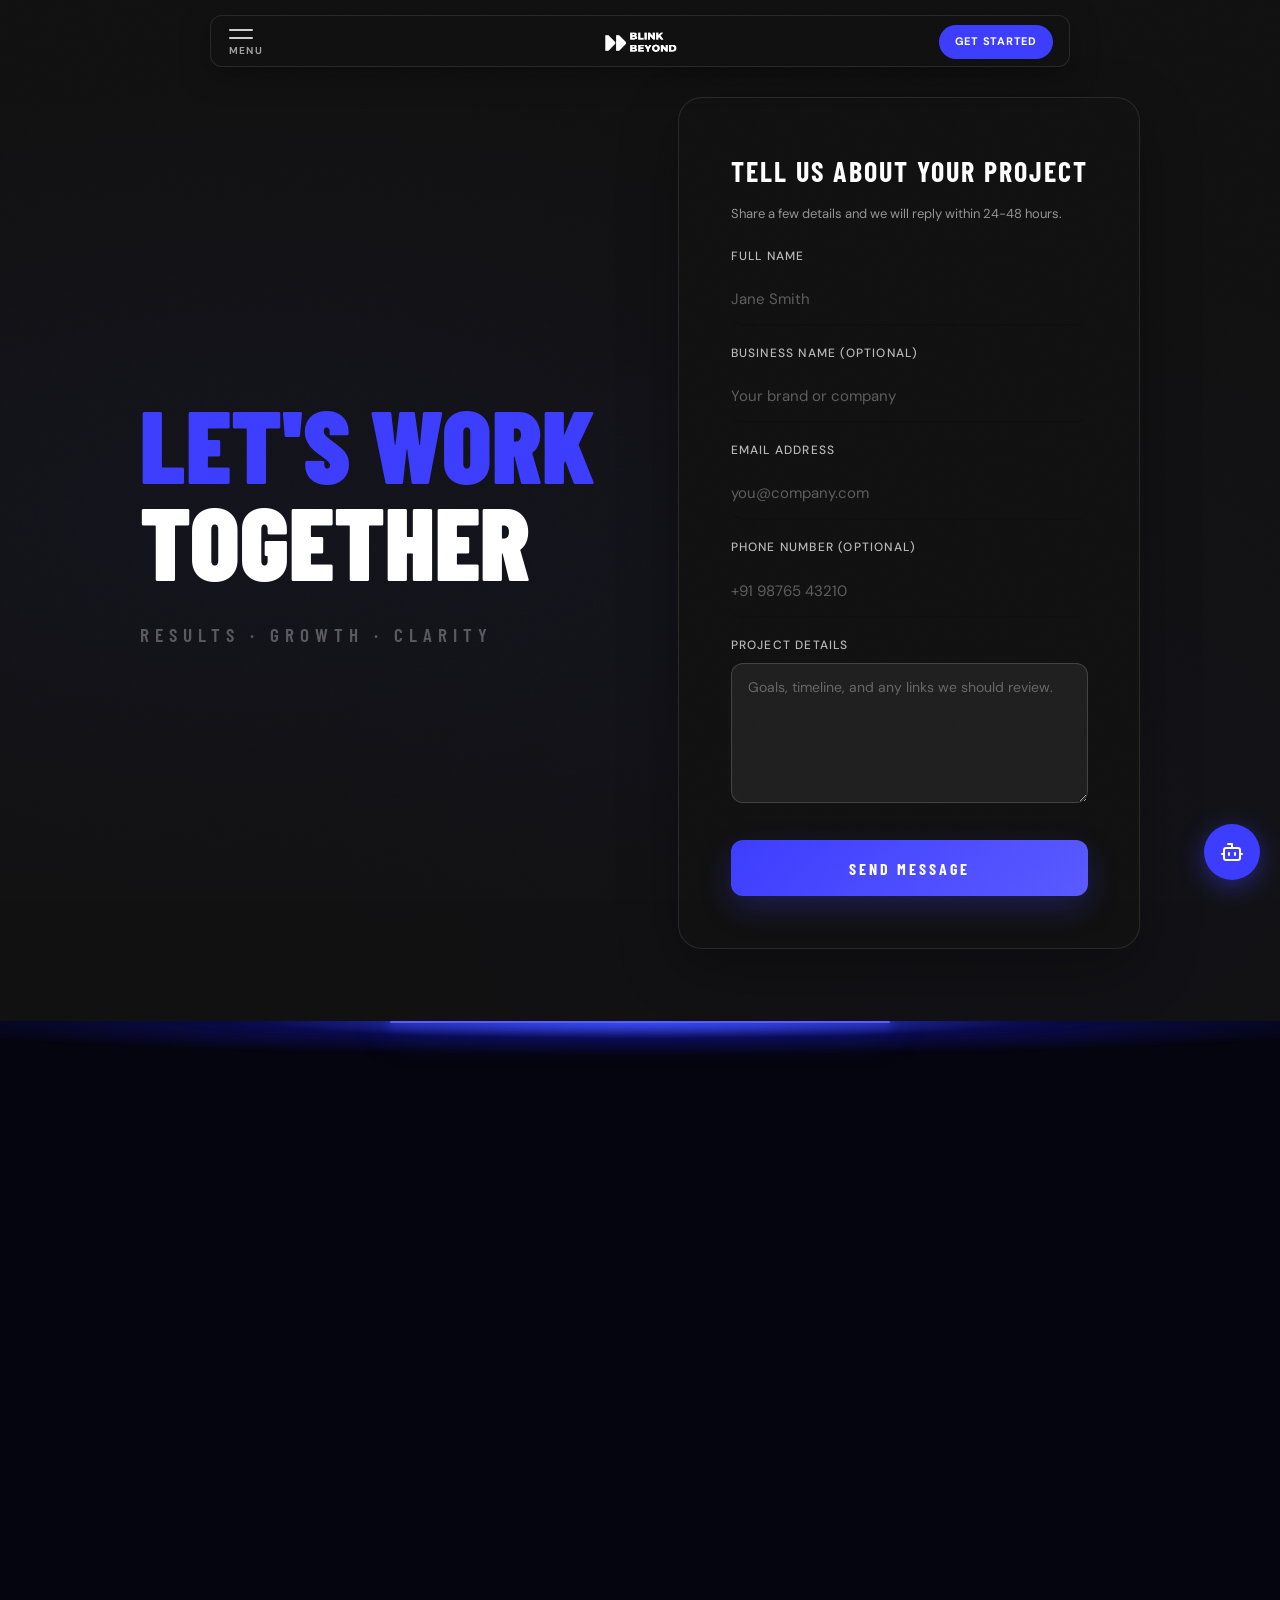
<file: contact.html>
<!DOCTYPE html>
<html lang="en">
<head>
  <meta charset="UTF-8">
  <meta name="viewport" content="width=device-width, initial-scale=1.0">
  <title>Contact — Blink Beyond</title>
  <meta name="description" content="Get in touch with Blink Beyond. Let's work together to build your brand and drive growth.">
  <link rel="icon" type="image/svg+xml" href="favicon.svg">
  <meta property="og:title" content="Blink Beyond | Digital Marketing Agency">
  <meta property="og:description" content="Where brands blink and boom. Get in touch to build your brand and drive growth.">
  <meta property="og:image" content="https://blinkbeyond.co.in/assets/og-image.jpg">
  <meta property="og:url" content="https://blinkbeyond.co.in">
  <meta property="og:type" content="website">
  <link rel="stylesheet" href="css/style.css">
  <!-- Device-Specific Enhancements (Separated to prevent cross-device layout impact) -->
  <link rel="stylesheet" href="css/desktop/desktop.css">
  <link rel="stylesheet" href="css/tablet/tablet.css">
  <link rel="stylesheet" href="css/mobile/mobile.css">
  <script>
    (function() {
      var hasCookie = document.cookie.split('; ').some(function(row) {
        return row.indexOf('bb_loader_seen=') === 0;
      });
      if (hasCookie) {
        document.documentElement.classList.add('loader-skip');
        document.documentElement.classList.add('bb-loader-skip');
      }
      try {
        if (sessionStorage.getItem('bb_page_transition') === '1') {
          document.documentElement.classList.add('bb-entering');
          document.documentElement.style.background = '#3D3DFF';
          document.documentElement.style.backgroundColor = '#3D3DFF';
        }
      } catch (e) {}
    })();
  </script>
</head>
<body>
  <div class="page-transition-overlay"></div>
  <!-- ═══════════════ PAGE LOADER ═══════════════ -->
  <div class="page-loader" id="page-loader">
    <div class="loader-bg-glow"></div>
    <div class="loader-center">
      <div class="loader-wordmark-wrap">
        <span class="loader-fill-ghost">BLINK BEYOND</span>
        <span class="loader-fill-text" id="loader-fill-text">BLINK BEYOND</span>
      </div>
      <p class="loader-tagline">Where Brands Blink &amp; Boom</p>
    </div>
    <div class="loader-bottom">
      <div class="loader-counter"><span id="loader-percent">0</span>%</div>
      <div class="loader-bar-track"><div class="loader-bar-fill" id="loader-bar-fill"></div></div>
      <div class="loader-loading-text">[Loading...]</div>
    </div>
  </div>

  <!-- ═══════════════ NAVIGATION ═══════════════ -->
  <nav class="navbar" id="cardNav">
    <div class="card-nav-top">
      <button class="cn-hamburger" id="cnHamburger" aria-label="Open menu">
        <span class="cn-line"></span>
        <span class="cn-line"></span>
        <span class="cn-label">MENU</span>
      </button>
      <a href="index.html" class="nav-logo" aria-label="Blink Beyond — Home"><img src="assets/logo.png" alt="Blink Beyond" class="nav-logo-img" width="130" height="31"></a>
      <a href="contact.html" class="cn-cta">Get Started</a>
    </div>
  </nav>

  <!-- ═══════════════ FULLSCREEN MENU OVERLAY ═══════════════ -->
  <div class="fullscreen-menu" id="fsMenu">
    <div class="fs-menu-header">
      <button class="fs-menu-close" id="fsMenuClose" aria-label="Close menu">
        <span class="fs-close-icon">✕</span> CLOSE
      </button>
    </div>
    <div class="fs-menu-body">
      <div class="fs-menu-links">
        <a href="index.html" class="fs-link" data-text="HOME">
          <span class="text-roll-wrapper">
            <span class="text-roll-top"></span>
            <span class="text-roll-bottom"></span>
          </span>
        </a>
        <a href="about.html" class="fs-link" data-text="ABOUT">
          <span class="text-roll-wrapper">
            <span class="text-roll-top"></span>
            <span class="text-roll-bottom"></span>
          </span>
        </a>
        <a href="services.html" class="fs-link" data-text="SERVICES">
          <span class="text-roll-wrapper">
            <span class="text-roll-top"></span>
            <span class="text-roll-bottom"></span>
          </span>
        </a>
        <a href="case-studies.html" class="fs-link" data-text="CASES">
          <span class="text-roll-wrapper">
            <span class="text-roll-top"></span>
            <span class="text-roll-bottom"></span>
          </span>
        </a>
        <a href="contact.html" class="fs-link" data-text="CONTACT">
          <span class="text-roll-wrapper">
            <span class="text-roll-top"></span>
            <span class="text-roll-bottom"></span>
          </span>
        </a>
      </div>
    </div>
    <div class="fs-menu-footer">
      <div class="fs-tagline">Where Brands Blink & Boom</div>
      <div class="fs-social-legal">
        <div class="fs-socials">
          <a href="#" class="fs-social-link">in</a>
          <a href="#" class="fs-social-link">ig</a>
          <a href="#" class="fs-social-link">be</a>
        </div>
        <div class="fs-legal">
          <a href="#">/PRIVACY POLICY/</a>
          <span>© BLINK BEYOND 2026</span>
        </div>
      </div>
    </div>
  </div>

  <!-- ═══════════════ CONTACT ═══════════════ -->
  <section class="contact-section">
    <div class="container">
      <div class="contact-grid">
        <!-- Left side -->
        <div class="contact-left reveal">
          <h2>
            LET'S WORK<br>
            <span class="blue">TOGETHER</span>
          </h2>
          <p class="contact-tagline">RESULTS · GROWTH · CLARITY</p>
        </div>
        <!-- Right side — Form -->
        <div class="contact-card reveal reveal-delay-2">
          <h3>Tell us about your project</h3>
          <p class="contact-intro">Share a few details and we will reply within 24-48 hours.</p>
          <div id="formSuccessMessage" style="display: none; padding: 15px; margin-bottom: 20px; background-color: rgba(37, 211, 102, 0.1); color: #25D366; border: 1px solid #25D366; border-radius: 5px;">
            Thanks! Your message is on the way. We will get back to you within 24-48 hours.
          </div>
          <form id="contactForm" action="https://formspree.io/f/YOUR_FORM_ID" method="POST">
            <input type="hidden" name="_next" value="https://blinkbeyond.co.in/contact.html?success=true">
            <input type="hidden" name="_subject" value="New inquiry from Blink Beyond website">
            <div class="form-group">
              <label for="fullName">Full name</label>
              <input type="text" id="fullName" name="fullName" placeholder="Jane Smith" required>
            </div>
            <div class="form-group">
              <label for="businessName">Business name (optional)</label>
              <input type="text" id="businessName" name="businessName" placeholder="Your brand or company">
            </div>
            <div class="form-group">
              <label for="email">Email address</label>
              <input type="email" id="email" name="email" placeholder="you@company.com" required>
            </div>
            <div class="form-group">
              <label for="phone">Phone number (optional)</label>
              <input type="tel" id="phone" name="phone" placeholder="+91 98765 43210">
            </div>
            <div class="form-group">
              <label for="message">Project details</label>
              <textarea id="message" name="message" placeholder="Goals, timeline, and any links we should review."></textarea>
            </div>
            <button type="submit" class="submit-btn">Send message</button>
          </form>
          <script>
            if (window.location.search.includes('success=true')) {
              document.getElementById('formSuccessMessage').style.display = 'block';
            }
          </script>
        </div>
      </div>
    </div>
  </section>

  <!-- ═══════════════ FOOTER ═══════════════ -->
  <footer class="footer" id="site-footer">
    <div class="lamp" id="footer-lamp">
      <div class="lamp__glow"></div>
      <div class="lamp__line"></div>
    </div>
    <div class="footer-content">
      <div class="footer-cta-strip">
        <div class="container footer-cta-inner">
          <p class="footer-cta-text">Ready to grow your brand?</p>
          <a href="contact.html" class="footer-cta-btn">Let's Talk <span>→</span></a>
        </div>
      </div>
      <div class="container">
        <div class="footer-top">
          <div class="footer-col footer-about">
            <div class="footer-logo"><img src="assets/logo.png" alt="Blink Beyond" class="footer-logo-img" width="160" height="38"></div>
            <p class="footer-tagline">Where brands blink and boom. We craft digital experiences that drive real growth.</p>
            <div class="footer-social-links">
              <a href="https://instagram.com/blinkbeyond" target="_blank" rel="noopener" aria-label="Instagram" class="social-icon">
                <svg width="18" height="18" viewBox="0 0 24 24" fill="none" stroke="currentColor" stroke-width="2" stroke-linecap="round" stroke-linejoin="round"><rect x="2" y="2" width="20" height="20" rx="5" ry="5"/><path d="M16 11.37A4 4 0 1 1 12.63 8 4 4 0 0 1 16 11.37z"/><line x1="17.5" y1="6.5" x2="17.51" y2="6.5"/></svg>
              </a>
              <a href="https://linkedin.com/company/blinkbeyond" target="_blank" rel="noopener" aria-label="LinkedIn" class="social-icon">
                <svg width="18" height="18" viewBox="0 0 24 24" fill="none" stroke="currentColor" stroke-width="2" stroke-linecap="round" stroke-linejoin="round"><path d="M16 8a6 6 0 0 1 6 6v7h-4v-7a2 2 0 0 0-2-2 2 2 0 0 0-2 2v7h-4v-7a6 6 0 0 1 6-6z"/><rect x="2" y="9" width="4" height="12"/><circle cx="4" cy="4" r="2"/></svg>
              </a>
              <a href="https://facebook.com/blinkbeyond" target="_blank" rel="noopener" aria-label="Facebook" class="social-icon">
                <svg width="18" height="18" viewBox="0 0 24 24" fill="none" stroke="currentColor" stroke-width="2" stroke-linecap="round" stroke-linejoin="round"><path d="M18 2h-3a5 5 0 0 0-5 5v3H7v4h3v8h4v-8h3l1-4h-4V7a1 1 0 0 1 1-1h3z"/></svg>
              </a>
              <a href="https://wa.me/919545556009" target="_blank" rel="noopener" aria-label="WhatsApp" class="social-icon">
                <svg width="18" height="18" viewBox="0 0 24 24" fill="currentColor"><path d="M17.472 14.382c-.297-.149-1.758-.867-2.03-.967-.273-.099-.471-.148-.67.15-.197.297-.767.966-.94 1.164-.173.199-.347.223-.644.075-.297-.15-1.255-.463-2.39-1.475-.888-.788-1.489-1.761-1.663-2.059-.173-.297-.018-.458.13-.606.134-.133.298-.347.446-.52.149-.174.198-.298.298-.497.099-.198.05-.371-.025-.52-.075-.149-.669-1.612-.916-2.207-.242-.579-.487-.5-.669-.51a12.8 12.8 0 0 0-.57-.01c-.198 0-.52.074-.792.372-.272.297-1.04 1.016-1.04 2.479 0 1.462 1.065 2.875 1.213 3.074.149.198 2.096 3.2 5.077 4.487.709.306 1.262.489 1.694.625.712.227 1.36.195 1.871.118.571-.085 1.758-.719 2.006-1.413.248-.694.248-1.289.173-1.413-.074-.124-.272-.198-.57-.347m-5.421 7.403h-.004a9.87 9.87 0 0 1-5.031-1.378l-.361-.214-3.741.982.998-3.648-.235-.374a9.86 9.86 0 0 1-1.51-5.26c.001-5.45 4.436-9.884 9.888-9.884 2.64 0 5.122 1.03 6.988 2.898a9.825 9.825 0 0 1 2.893 6.994c-.003 5.45-4.437 9.884-9.885 9.884m8.413-18.297A11.815 11.815 0 0 0 12.05 0C5.495 0 .16 5.335.157 11.892c0 2.096.547 4.142 1.588 5.945L.057 24l6.305-1.654a11.882 11.882 0 0 0 5.683 1.448h.005c6.554 0 11.89-5.335 11.893-11.893a11.821 11.821 0 0 0-3.48-8.413Z"/></svg>
              </a>
            </div>
            <div class="footer-msme">
              <img src="assets/msme-badge.svg" alt="MSME Registered Enterprise" class="footer-msme-logo" width="44" height="44">
              <div class="footer-msme-info">
                <span class="footer-msme-label">MSME Registered Enterprise</span>
                <span class="footer-msme-gstin">GSTIN: 27AABCU1234A1Z5</span>
              </div>
            </div>
          </div>
          <div class="footer-col footer-links-col">
            <h4 class="footer-col-title">Quick Links</h4>
            <a href="index.html">Home</a>
            <a href="about.html">About Us</a>
            <a href="services.html">Services</a>
            <a href="case-studies.html">Case Studies</a>
            <a href="contact.html">Contact</a>
          </div>
          <div class="footer-col footer-services-col">
            <h4 class="footer-col-title">Services</h4>
            <a href="services.html">Social Media Marketing</a>
            <a href="services.html">Performance Marketing</a>
            <a href="services.html">Web Development</a>
            <a href="services.html">UI/UX Design</a>
            <a href="services.html">Content Creation</a>
            <a href="services.html">Brand Strategy</a>
          </div>
          <div class="footer-col footer-contact-col">
            <h4 class="footer-col-title">Get In Touch</h4>
            <p><span class="footer-contact-label">Address</span>Palghar - 401404,<br>Mumbai-Maharashtra.</p>
            <p><span class="footer-contact-label">Phone</span><a href="tel:+919545556009">+91 95455 56009</a></p>
            <p><span class="footer-contact-label">Email</span><a href="mailto:support@blinkbeyond.co.in">support@blinkbeyond.co.in</a></p>
          </div>
        </div>
      </div>
      <div class="footer-brand-wrap" id="footer-brand-wrap">
        <span class="footer-brand-text" aria-hidden="true">BLINK BEYOND</span>
      </div>
      <div class="footer-bottom">
        <div class="container footer-bottom-inner">
          <p>© 2026 Blink Beyond. All rights reserved.</p>
          <p class="footer-bottom-legal"><a href="#">Privacy Policy</a> &middot; <a href="#">Terms of Service</a></p>
        </div>
      </div>
    </div>
  </footer>

  <!-- ═══════════════ SCRIPTS ═══════════════ -->
  <script src="js/vendor/gsap.min.js"></script>
  <script src="js/vendor/scrolltrigger.min.js"></script>
  <script src="js/main.js"></script>
  
  
  <!-- ═══════════════ FLOATING ACTION BUTTONS ═══════════════ -->
  <div class="fab-container">
    <div class="fab-options">
      <!-- WhatsApp Option -->
      <a href="https://wa.me/919545556009" target="_blank" rel="noopener" class="fab-option whatsapp-btn" aria-label="Chat on WhatsApp">
        <svg viewBox="0 0 24 24" fill="currentColor">
          <path d="M17.472 14.382c-.297-.149-1.758-.867-2.03-.967-.273-.099-.471-.148-.67.15-.197.297-.767.966-.94 1.164-.173.199-.347.223-.644.075-.297-.15-1.255-.463-2.39-1.475-.888-.788-1.489-1.761-1.663-2.059-.173-.297-.018-.458.13-.606.134-.133.298-.347.446-.52.149-.174.198-.298.298-.497.099-.198.05-.371-.025-.52-.075-.149-.669-1.612-.916-2.207-.242-.579-.487-.5-.669-.51a12.8 12.8 0 0 0-.57-.01c-.198 0-.52.074-.792.372-.272.297-1.04 1.016-1.04 2.479 0 1.462 1.065 2.875 1.213 3.074.149.198 2.096 3.2 5.077 4.487.709.306 1.262.489 1.694.625.712.227 1.36.195 1.871.118.571-.085 1.758-.719 2.006-1.413.248-.694.248-1.289.173-1.413-.074-.124-.272-.198-.57-.347m-5.421 7.403h-.004a9.87 9.87 0 0 1-5.031-1.378l-.361-.214-3.741.982.998-3.648-.235-.374a9.86 9.86 0 0 1-1.51-5.26c.001-5.45 4.436-9.884 9.888-9.884 2.64 0 5.122 1.03 6.988 2.898a9.825 9.825 0 0 1 2.893 6.994c-.003 5.45-4.437 9.884-9.885 9.884m8.413-18.297A11.815 11.815 0 0 0 12.05 0C5.495 0 .16 5.335.157 11.892c0 2.096.547 4.142 1.588 5.945L.057 24l6.305-1.654a11.882 11.882 0 0 0 5.683 1.448h.005c6.554 0 11.89-5.335 11.893-11.893a11.821 11.821 0 0 0-3.48-8.413Z"/>
        </svg>
      </a>
    </div>
    <!-- Main Toggle Button -->
    <button class="fab-toggle" aria-label="Open Actions">
      <svg class="icon-chat" xmlns="http://www.w3.org/2000/svg" width="24" height="24" viewBox="0 0 24 24" fill="none" stroke="currentColor" stroke-width="2" stroke-linecap="round" stroke-linejoin="round">
        <path d="M12 8V4H8"/>
        <rect width="16" height="12" x="4" y="8" rx="2"/>
        <path d="M2 14h2"/>
        <path d="M20 14h2"/>
        <path d="M15 13v2"/>
        <path d="M9 13v2"/>
      </svg>
      <svg class="icon-close" xmlns="http://www.w3.org/2000/svg" width="24" height="24" viewBox="0 0 24 24" fill="none" stroke="currentColor" stroke-width="2" stroke-linecap="round" stroke-linejoin="round">
        <line x1="18" y1="6" x2="6" y2="18"></line>
        <line x1="6" y1="6" x2="18" y2="18"></line>
      </svg>
    </button>
  </div>

</body>
</html>
</file>
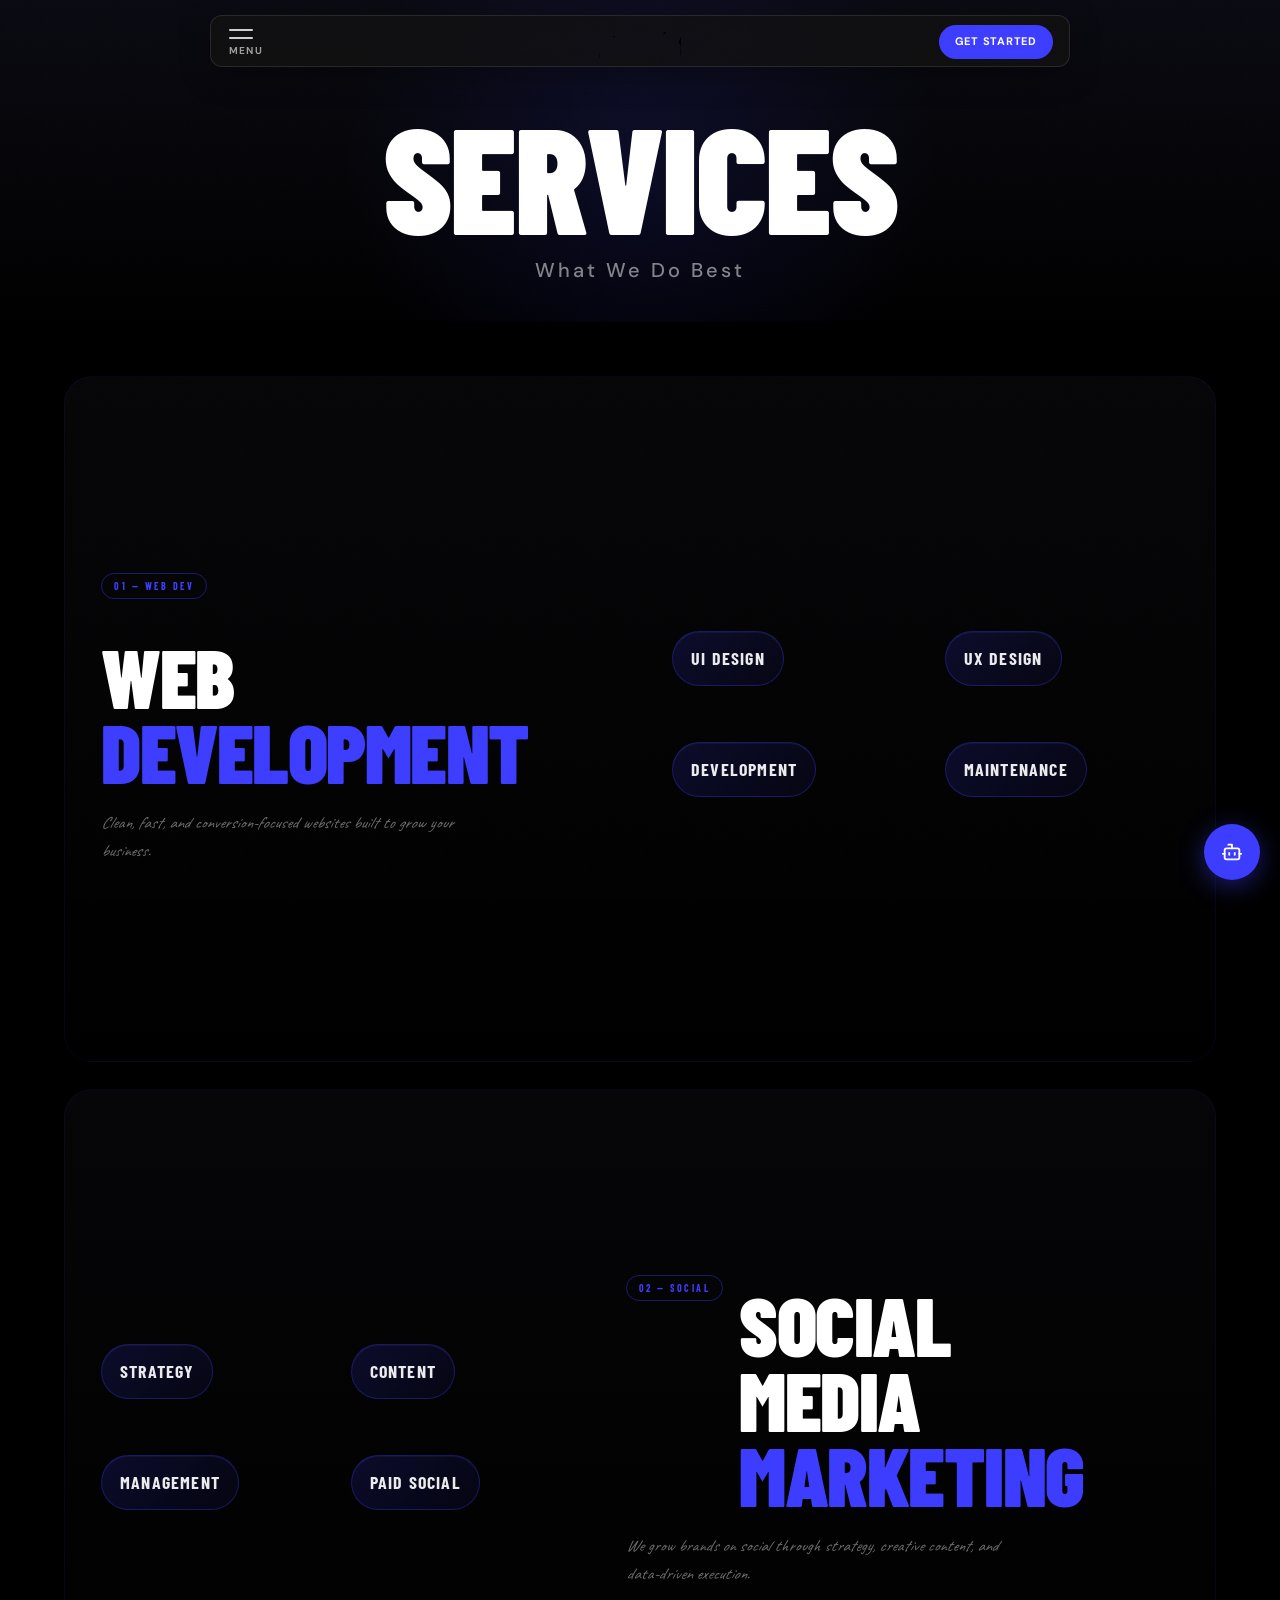
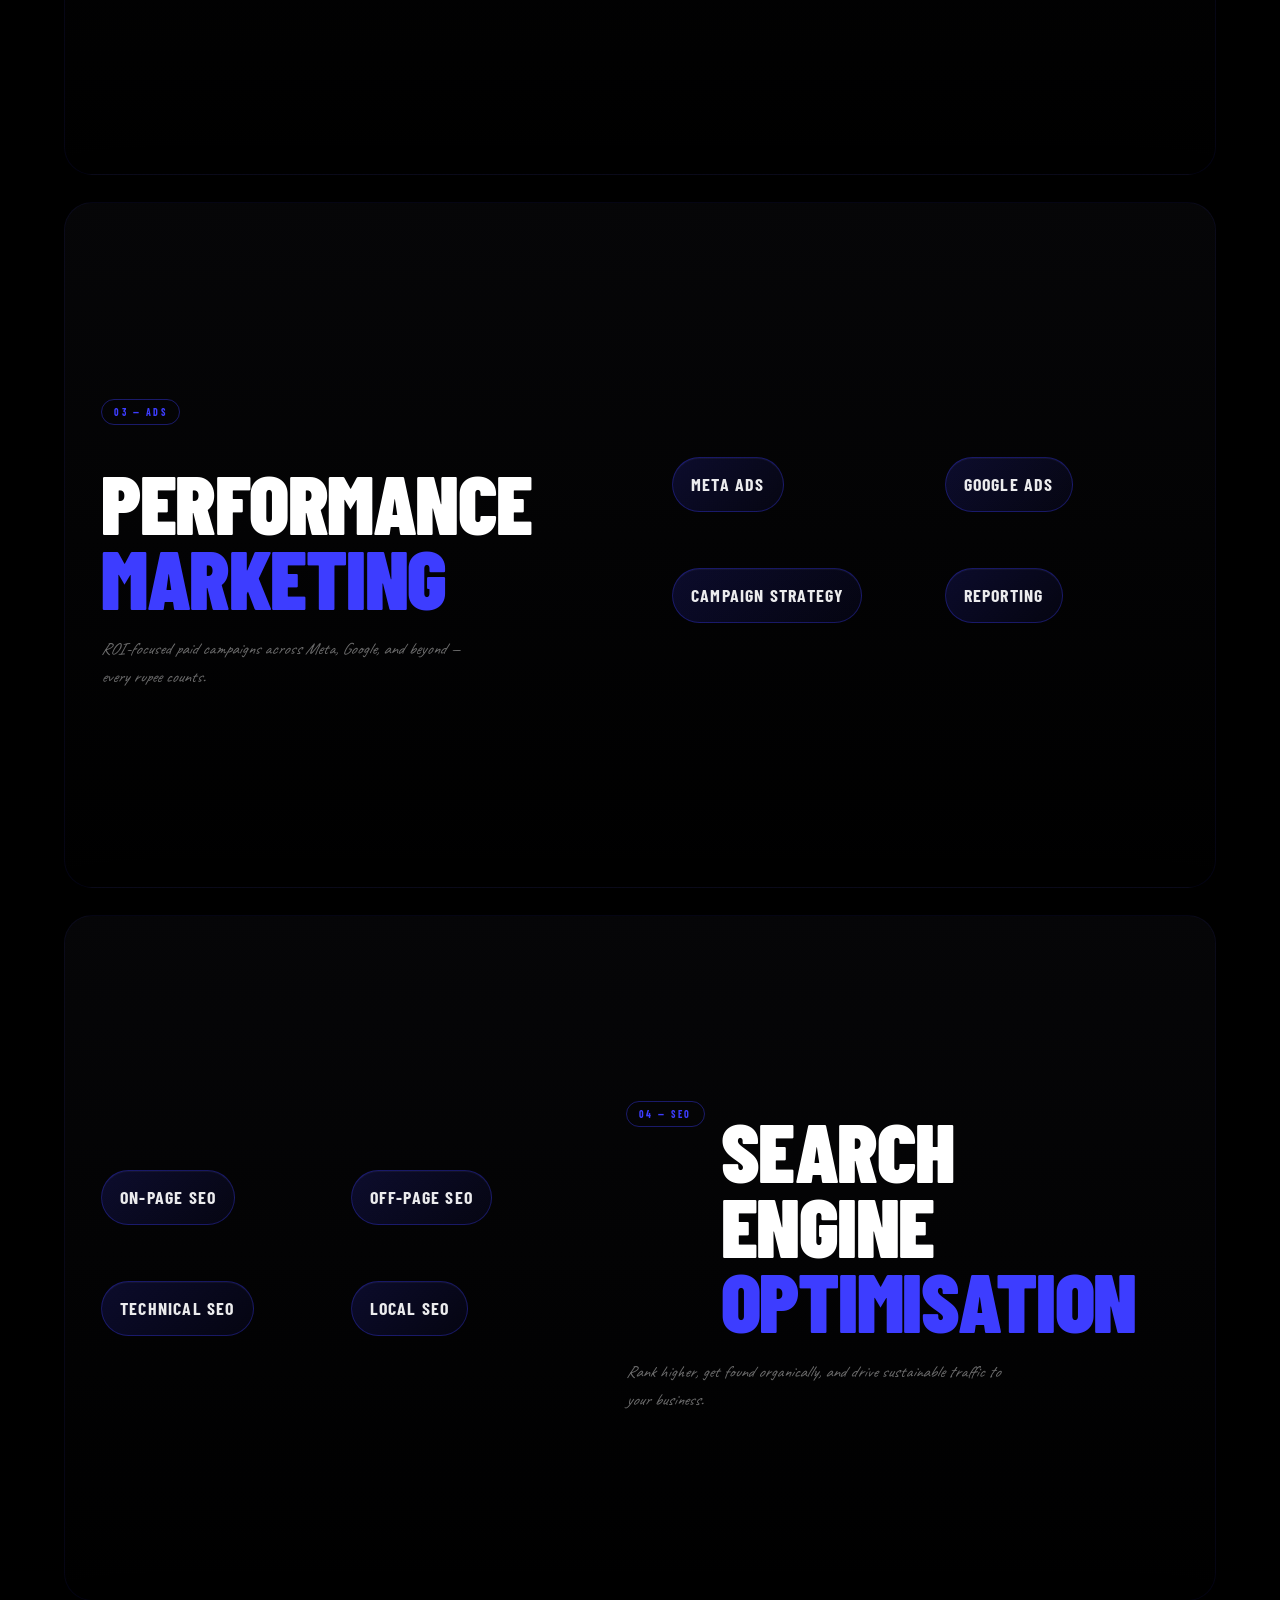
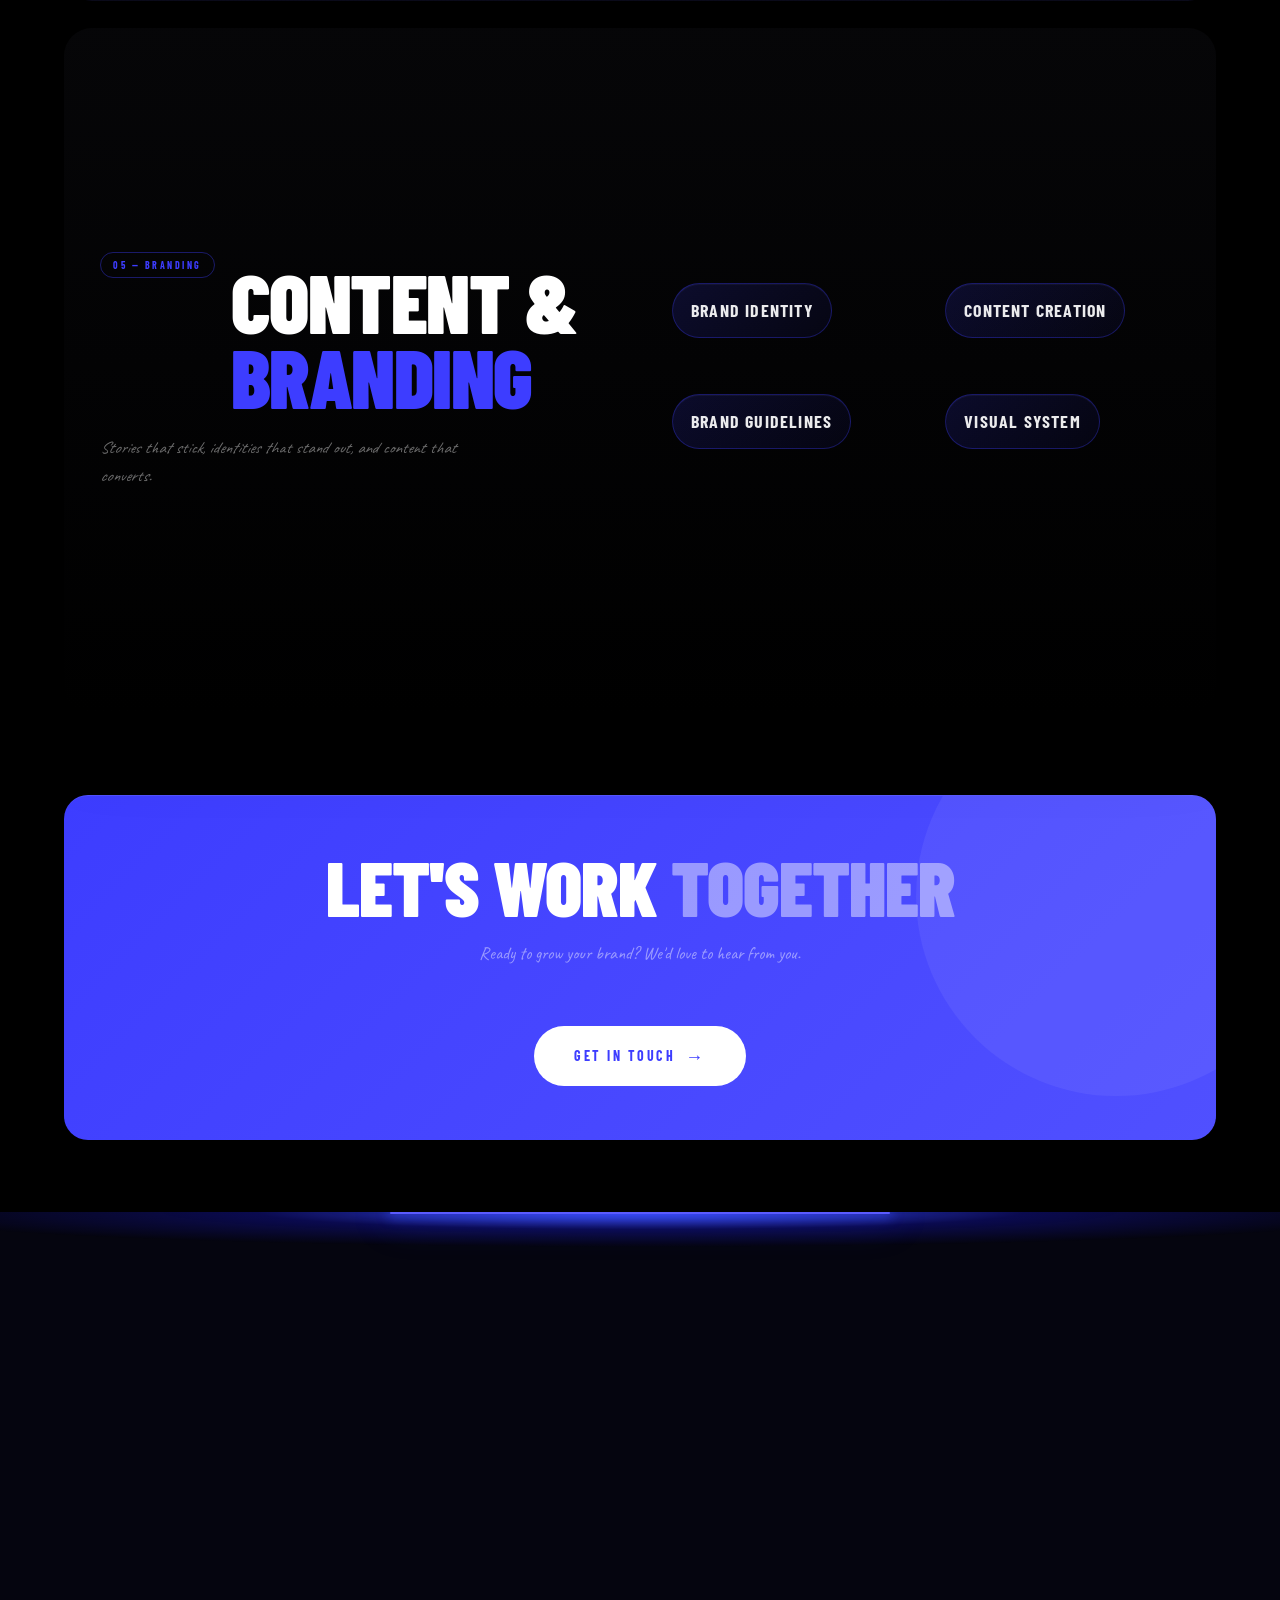
<file: services.html>
<!DOCTYPE html>
<html lang="en">

<head>
  <meta charset="UTF-8">
  <meta name="viewport" content="width=device-width, initial-scale=1.0">
  <title>Services — Blink Beyond</title>
  <meta name="description" content="Explore Blink Beyond's services: Web Development, UI/UX Design, Social Media Marketing, Performance Marketing, SEO, and more.">
  <link rel="icon" type="image/svg+xml" href="favicon.svg">
  <meta property="og:title" content="Blink Beyond | Digital Marketing Agency">
  <meta property="og:description" content="Where brands blink and boom. Get in touch to build your brand and drive growth.">
  <meta property="og:image" content="https://blinkbeyond.co.in/assets/og-image.jpg">
  <meta property="og:url" content="https://blinkbeyond.co.in">
  <meta property="og:type" content="website">
  <link rel="stylesheet" href="css/style.css">
  <!-- Device-Specific Enhancements (Separated to prevent cross-device layout impact) -->
  <link rel="stylesheet" href="css/desktop/desktop.css">
  <link rel="stylesheet" href="css/tablet/tablet.css">
  <link rel="stylesheet" href="css/mobile/mobile.css">
  <script>
    (function() {
      var hasCookie = document.cookie.split('; ').some(function(row) {
        return row.indexOf('bb_loader_seen=') === 0;
      });
      if (hasCookie) {
        document.documentElement.classList.add('loader-skip');
        document.documentElement.classList.add('bb-loader-skip');
      }
      try {
        if (sessionStorage.getItem('bb_page_transition') === '1') {
          document.documentElement.classList.add('bb-entering');
          document.documentElement.style.background = '#3D3DFF';
          document.documentElement.style.backgroundColor = '#3D3DFF';
        }
      } catch (e) {}
    })();
  </script>
</head>

<body>
  <div class="page-transition-overlay"></div>
  <!-- ═══════════════ PAGE LOADER ═══════════════ -->
  <div class="page-loader" id="page-loader">
    <div class="loader-bg-glow"></div>
    <div class="loader-center">
      <div class="loader-wordmark-wrap">
        <span class="loader-fill-ghost">BLINK BEYOND</span>
        <span class="loader-fill-text" id="loader-fill-text">BLINK BEYOND</span>
      </div>
      <p class="loader-tagline">Where Brands Blink &amp; Boom</p>
    </div>
    <div class="loader-bottom">
      <div class="loader-counter" id="loader-percent" data-value="0%">0%</div>
      <div class="loader-bar-track">
        <div class="loader-bar-fill" id="loader-bar-fill"></div>
      </div>
      <div class="loader-loading-text">Loading</div>
    </div>
  </div>

  <!-- ═══════════════ NAVIGATION ═══════════════ -->
  <nav class="navbar" id="cardNav">
    <div class="card-nav-top">
      <button class="cn-hamburger" id="cnHamburger" aria-label="Open menu">
        <span class="cn-line"></span>
        <span class="cn-line"></span>
        <span class="cn-label">MENU</span>
      </button>
      <a href="index.html" class="nav-logo" aria-label="Blink Beyond — Home"><img src="assets/logo.png" alt="Blink Beyond" class="nav-logo-img" width="130" height="31"></a>
      <a href="contact.html" class="cn-cta">Get Started</a>
    </div>
  </nav>

  <!-- ═══════════════ FULLSCREEN MENU OVERLAY ═══════════════ -->
  <div class="fullscreen-menu" id="fsMenu">
    <div class="fs-menu-header">
      <span class="fs-menu-tagline">Where Brands Blink &amp; Boom</span>
      <button class="fs-menu-close" id="fsMenuClose" aria-label="Close menu">
        <span class="fs-close-icon">✕</span> CLOSE
      </button>
    </div>
    <div class="fs-menu-body">
      <div class="fs-menu-links">
        <a href="index.html" class="fs-link" data-text="HOME">
          <span class="text-roll-wrapper">
            <span class="text-roll-top"></span>
            <span class="text-roll-bottom"></span>
          </span>
        </a>
        <a href="about.html" class="fs-link" data-text="ABOUT">
          <span class="text-roll-wrapper">
            <span class="text-roll-top"></span>
            <span class="text-roll-bottom"></span>
          </span>
        </a>
        <a href="services.html" class="fs-link" data-text="SERVICES">
          <span class="text-roll-wrapper">
            <span class="text-roll-top"></span>
            <span class="text-roll-bottom"></span>
          </span>
        </a>
        <a href="case-studies.html" class="fs-link" data-text="CASES">
          <span class="text-roll-wrapper">
            <span class="text-roll-top"></span>
            <span class="text-roll-bottom"></span>
          </span>
        </a>
        <a href="contact.html" class="fs-link" data-text="CONTACT">
          <span class="text-roll-wrapper">
            <span class="text-roll-top"></span>
            <span class="text-roll-bottom"></span>
          </span>
        </a>
      </div>
    </div>
    <div class="fs-menu-footer">
      <div class="fs-footer-left">© BLINK BEYOND 2026 — ALL RIGHTS RESERVED</div>
      <div class="fs-social-legal">
        <div class="fs-socials">
          <a href="#" class="fs-social-link" aria-label="LinkedIn"><svg xmlns="http://www.w3.org/2000/svg" viewBox="0 0 24 24"><path d="M20.447 20.452h-3.554v-5.569c0-1.328-.027-3.037-1.852-3.037-1.853 0-2.136 1.445-2.136 2.939v5.667H9.351V9h3.414v1.561h.046c.477-.9 1.637-1.85 3.37-1.85 3.601 0 4.267 2.37 4.267 5.455v6.286zM5.337 7.433a2.062 2.062 0 01-2.063-2.065 2.064 2.064 0 112.063 2.065zm1.782 13.019H3.555V9h3.564v11.452zM22.225 0H1.771C.792 0 0 .774 0 1.729v20.542C0 23.227.792 24 1.771 24h20.451C23.2 24 24 23.227 24 22.271V1.729C24 .774 23.2 0 22.222 0h.003z"/></svg></a>
          <a href="#" class="fs-social-link" aria-label="Instagram"><svg xmlns="http://www.w3.org/2000/svg" viewBox="0 0 24 24"><path d="M12 2.163c3.204 0 3.584.012 4.85.07 3.252.148 4.771 1.691 4.919 4.919.058 1.265.069 1.645.069 4.849 0 3.205-.012 3.584-.069 4.849-.149 3.225-1.664 4.771-4.919 4.919-1.266.058-1.644.07-4.85.07-3.204 0-3.584-.012-4.849-.07-3.26-.149-4.771-1.699-4.919-4.92-.058-1.265-.07-1.644-.07-4.849 0-3.204.013-3.583.07-4.849.149-3.227 1.664-4.771 4.919-4.919 1.266-.057 1.645-.069 4.849-.069zM12 0C8.741 0 8.333.014 7.053.072 2.695.272.273 2.69.073 7.052.014 8.333 0 8.741 0 12c0 3.259.014 3.668.072 4.948.2 4.358 2.618 6.78 6.98 6.98C8.333 23.986 8.741 24 12 24c3.259 0 3.668-.014 4.948-.072 4.354-.2 6.782-2.618 6.979-6.98.059-1.28.073-1.689.073-4.948 0-3.259-.014-3.667-.072-4.947-.196-4.354-2.617-6.78-6.979-6.98C15.668.014 15.259 0 12 0zm0 5.838a6.162 6.162 0 100 12.324 6.162 6.162 0 000-12.324zM12 16a4 4 0 110-8 4 4 0 010 8zm6.406-11.845a1.44 1.44 0 100 2.881 1.44 1.44 0 000-2.881z"/></svg></a>
          <a href="#" class="fs-social-link" aria-label="WhatsApp"><svg xmlns="http://www.w3.org/2000/svg" viewBox="0 0 24 24"><path d="M17.472 14.382c-.297-.149-1.758-.867-2.03-.967-.273-.099-.471-.148-.67.15-.197.297-.767.966-.94 1.164-.173.199-.347.223-.644.075-.297-.15-1.255-.463-2.39-1.475-.883-.788-1.48-1.761-1.653-2.059-.173-.297-.018-.458.13-.606.134-.133.298-.347.446-.52.149-.174.198-.298.298-.497.099-.198.05-.371-.025-.52-.075-.149-.669-1.612-.916-2.207-.242-.579-.487-.5-.669-.51-.173-.008-.371-.01-.57-.01-.198 0-.52.074-.792.372-.272.297-1.04 1.016-1.04 2.479 0 1.462 1.065 2.875 1.213 3.074.149.198 2.096 3.2 5.077 4.487.709.306 1.262.489 1.694.625.712.227 1.36.195 1.871.118.571-.085 1.758-.719 2.006-1.413.248-.694.248-1.289.173-1.413-.074-.124-.272-.198-.57-.347m-5.421 7.403h-.004a9.87 9.87 0 01-5.031-1.378l-.361-.214-3.741.982.998-3.648-.235-.374a9.86 9.86 0 01-1.51-5.26c.001-5.45 4.436-9.884 9.888-9.884 2.64 0 5.122 1.03 6.988 2.898a9.825 9.825 0 012.893 6.994c-.003 5.45-4.437 9.884-9.885 9.884m8.413-18.297A11.815 11.815 0 0012.05 0C5.495 0 .16 5.335.157 11.892c0 2.096.547 4.142 1.588 5.945L.057 24l6.305-1.654a11.882 11.882 0 005.683 1.448h.005c6.554 0 11.89-5.335 11.893-11.893a11.821 11.821 0 00-3.48-8.413z"/></svg></a>
          <a href="#" class="fs-social-link" aria-label="Behance"><svg xmlns="http://www.w3.org/2000/svg" viewBox="0 0 24 24"><path d="M6.938 4.503c.702 0 1.34.06 1.92.188.577.13 1.07.33 1.485.61.41.28.733.65.96 1.12.225.47.34 1.05.34 1.73 0 .74-.17 1.36-.507 1.86-.338.5-.837.9-1.502 1.22.906.26 1.576.72 2.022 1.37.448.66.665 1.45.665 2.36 0 .75-.13 1.39-.41 1.93-.28.55-.67 1-1.16 1.35-.48.348-1.05.6-1.67.767-.63.165-1.27.25-1.95.25H0V4.51h6.938v-.007zM6.545 10.96c.6 0 1.1-.16 1.46-.49.37-.33.555-.79.555-1.38 0-.33-.06-.6-.18-.82-.12-.22-.29-.39-.5-.52-.21-.13-.46-.22-.74-.27-.28-.05-.57-.08-.87-.08H3.72v3.56h2.825zm.185 6.14c.33 0 .64-.04.93-.12.29-.08.54-.21.76-.39.22-.17.39-.4.51-.68.12-.28.18-.62.18-1.02 0-.81-.24-1.39-.71-1.74-.47-.35-1.08-.52-1.84-.52H3.72v4.47h3.01zM15.28 16.18c.39.38.91.58 1.58.58.48 0 .9-.12 1.26-.37.36-.25.58-.52.68-.83h2.27c-.36 1.13-.91 1.95-1.66 2.46-.74.51-1.64.77-2.69.77-.73 0-1.39-.13-1.96-.38-.58-.26-1.07-.62-1.48-1.09-.4-.47-.71-1.03-.93-1.68-.21-.65-.32-1.36-.32-2.13 0-.75.11-1.45.34-2.09.23-.64.55-1.2.97-1.66.42-.46.92-.83 1.5-1.08.58-.26 1.23-.38 1.93-.38.78 0 1.46.15 2.04.45.58.31 1.06.72 1.43 1.25.37.52.64 1.13.81 1.81.16.68.21 1.4.14 2.16h-6.79c.03.87.34 1.58.73 1.96zm2.77-5.09c-.32-.34-.79-.52-1.41-.52-.41 0-.75.07-1.02.22-.27.14-.48.33-.64.55-.15.22-.26.45-.31.7-.06.25-.09.47-.09.68h4.31c-.1-.8-.39-1.29-.71-1.63h-.13zM15.435 4.88h4.56v1.32h-4.56V4.88z"/></svg></a>
        </div>
        <div class="fs-legal">
          <a href="#">/PRIVACY POLICY/</a>
        </div>
      </div>
    </div>
  </div>

  <!-- ═══════════════ SERVICES HERO ═══════════════ -->
  <div class="page-header">
    <h1>SERVICES</h1>
    <p class="page-subtitle">What We Do Best</p>
  </div>

  <!-- ═══════════════ SERVICE BLOCKS ═══════════════ -->
  <section class="services-section">
    <div class="container">

      <!-- ═══════════════ SERVICE BLOCKS LIST ═══════════════ -->
      <div class="service-blocks-list">

        <!-- 01 · Web Development -->
        <div class="service-block reveal">
          <div class="service-block-left">
            <div class="service-block-header">
              <span class="service-badge">01 — WEB DEV</span>
              <h3 class="service-block-title">WEB<br><span class="blue-highlight">DEVELOPMENT</span></h3>
            </div>
            <p class="service-block-desc">Clean, fast, and conversion-focused websites built to grow your business.</p>
          </div>
          <div class="service-block-right">
            <div class="service-sub-grid">
              <div class="service-sub-block">
                <h4>UI Design</h4>
              </div>
              <div class="service-sub-block">
                <h4>UX Design</h4>
              </div>
              <div class="service-sub-block">
                <h4>Development</h4>
              </div>
              <div class="service-sub-block">
                <h4>Maintenance</h4>
              </div>
            </div>
          </div>
        </div>

        <!-- 02 · Social Media Marketing -->
        <div class="service-block reveal">
          <div class="service-block-left">
            <div class="service-sub-grid">
              <div class="service-sub-block">
                <h4>Strategy</h4>
              </div>
              <div class="service-sub-block">
                <h4>Content</h4>
              </div>
              <div class="service-sub-block">
                <h4>Management</h4>
              </div>
              <div class="service-sub-block">
                <h4>Paid Social</h4>
              </div>
            </div>
          </div>
          <div class="service-block-right">
            <div class="service-block-header">
              <span class="service-badge">02 — SOCIAL</span>
              <h3 class="service-block-title">SOCIAL<br>MEDIA<br><span class="blue-highlight">MARKETING</span></h3>
            </div>
            <p class="service-block-desc">We grow brands on social through strategy, creative content, and data-driven execution.</p>
          </div>
        </div>

        <!-- 03 · Performance Marketing -->
        <div class="service-block reveal">
          <div class="service-block-left">
            <div class="service-block-header">
              <span class="service-badge">03 — ADS</span>
              <h3 class="service-block-title">PERFORMANCE<br><span class="blue-highlight">MARKETING</span></h3>
            </div>
            <p class="service-block-desc">ROI-focused paid campaigns across Meta, Google, and beyond — every rupee counts.</p>
          </div>
          <div class="service-block-right">
            <div class="service-sub-grid">
              <div class="service-sub-block">
                <h4>Meta Ads</h4>
              </div>
              <div class="service-sub-block">
                <h4>Google Ads</h4>
              </div>
              <div class="service-sub-block">
                <h4>Campaign Strategy</h4>
              </div>
              <div class="service-sub-block">
                <h4>Reporting</h4>
              </div>
            </div>
          </div>
        </div>

        <!-- 04 · SEO -->
        <div class="service-block reveal">
          <div class="service-block-left">
            <div class="service-sub-grid">
              <div class="service-sub-block">
                <h4>On-Page SEO</h4>
              </div>
              <div class="service-sub-block">
                <h4>Off-Page SEO</h4>
              </div>
              <div class="service-sub-block">
                <h4>Technical SEO</h4>
              </div>
              <div class="service-sub-block">
                <h4>Local SEO</h4>
              </div>
            </div>
          </div>
          <div class="service-block-right">
            <div class="service-block-header">
              <span class="service-badge">04 — SEO</span>
              <h3 class="service-block-title">SEARCH<br>ENGINE<br><span class="blue-highlight">OPTIMISATION</span></h3>
            </div>
            <p class="service-block-desc">Rank higher, get found organically, and drive sustainable traffic to your business.</p>
          </div>
        </div>

        <!-- 05 · Content & Branding -->
        <div class="service-block reveal">
          <div class="service-block-left">
            <div class="service-block-header">
              <span class="service-badge">05 — BRANDING</span>
              <h3 class="service-block-title">CONTENT &amp;<br><span class="blue-highlight">BRANDING</span></h3>
            </div>
            <p class="service-block-desc">Stories that stick, identities that stand out, and content that converts.</p>
          </div>
          <div class="service-block-right">
            <div class="service-sub-grid">
              <div class="service-sub-block">
                <h4>Brand Identity</h4>
              </div>
              <div class="service-sub-block">
                <h4>Content Creation</h4>
              </div>
              <div class="service-sub-block">
                <h4>Brand Guidelines</h4>
              </div>
              <div class="service-sub-block">
                <h4>Visual System</h4>
              </div>
            </div>
          </div>
        </div>

      </div>

      <!-- ═══════════════ SERVICES CTA ═══════════════ -->
      <div class="services-cta reveal">
        <h3>LET'S WORK <span>TOGETHER</span></h3>
        <p class="cta-subtitle">Ready to grow your brand? We'd love to hear from you.</p>
        <a href="contact.html" class="cta-btn">
          Get In Touch <span class="arrow">→</span>
        </a>
      </div>

    </div>
  </section>

  <!-- ═══════════════ FOOTER ═══════════════ -->
  <footer class="footer" id="site-footer">
    <div class="lamp" id="footer-lamp">
      <div class="lamp__glow"></div>
      <div class="lamp__line"></div>
    </div>
    <div class="footer-content">
      <div class="footer-cta-strip">
        <div class="container footer-cta-inner">
          <p class="footer-cta-text">Ready to grow your brand?</p>
          <a href="contact.html" class="footer-cta-btn">Let's Talk <span>→</span></a>
        </div>
      </div>
      <div class="container">
        <div class="footer-top">
          <div class="footer-col footer-about">
            <div class="footer-logo"><img src="assets/logo.png" alt="Blink Beyond" class="footer-logo-img" width="160" height="38"></div>
            <p class="footer-tagline">Where brands blink and boom. We craft digital experiences that drive real growth.</p>
            <div class="footer-social-links">
              <a href="https://instagram.com/blinkbeyond" target="_blank" rel="noopener" aria-label="Instagram" class="social-icon">
                <svg width="18" height="18" viewBox="0 0 24 24" fill="none" stroke="currentColor" stroke-width="2" stroke-linecap="round" stroke-linejoin="round"><rect x="2" y="2" width="20" height="20" rx="5" ry="5"/><path d="M16 11.37A4 4 0 1 1 12.63 8 4 4 0 0 1 16 11.37z"/><line x1="17.5" y1="6.5" x2="17.51" y2="6.5"/></svg>
              </a>
              <a href="https://linkedin.com/company/blinkbeyond" target="_blank" rel="noopener" aria-label="LinkedIn" class="social-icon">
                <svg width="18" height="18" viewBox="0 0 24 24" fill="none" stroke="currentColor" stroke-width="2" stroke-linecap="round" stroke-linejoin="round"><path d="M16 8a6 6 0 0 1 6 6v7h-4v-7a2 2 0 0 0-2-2 2 2 0 0 0-2 2v7h-4v-7a6 6 0 0 1 6-6z"/><rect x="2" y="9" width="4" height="12"/><circle cx="4" cy="4" r="2"/></svg>
              </a>
              <a href="https://facebook.com/blinkbeyond" target="_blank" rel="noopener" aria-label="Facebook" class="social-icon">
                <svg width="18" height="18" viewBox="0 0 24 24" fill="none" stroke="currentColor" stroke-width="2" stroke-linecap="round" stroke-linejoin="round"><path d="M18 2h-3a5 5 0 0 0-5 5v3H7v4h3v8h4v-8h3l1-4h-4V7a1 1 0 0 1 1-1h3z"/></svg>
              </a>
              <a href="https://wa.me/919545556009" target="_blank" rel="noopener" aria-label="WhatsApp" class="social-icon">
                <svg width="18" height="18" viewBox="0 0 24 24" fill="currentColor"><path d="M17.472 14.382c-.297-.149-1.758-.867-2.03-.967-.273-.099-.471-.148-.67.15-.197.297-.767.966-.94 1.164-.173.199-.347.223-.644.075-.297-.15-1.255-.463-2.39-1.475-.888-.788-1.489-1.761-1.663-2.059-.173-.297-.018-.458.13-.606.134-.133.298-.347.446-.52.149-.174.198-.298.298-.497.099-.198.05-.371-.025-.52-.075-.149-.669-1.612-.916-2.207-.242-.579-.487-.5-.669-.51a12.8 12.8 0 0 0-.57-.01c-.198 0-.52.074-.792.372-.272.297-1.04 1.016-1.04 2.479 0 1.462 1.065 2.875 1.213 3.074.149.198 2.096 3.2 5.077 4.487.709.306 1.262.489 1.694.625.712.227 1.36.195 1.871.118.571-.085 1.758-.719 2.006-1.413.248-.694.248-1.289.173-1.413-.074-.124-.272-.198-.57-.347m-5.421 7.403h-.004a9.87 9.87 0 0 1-5.031-1.378l-.361-.214-3.741.982.998-3.648-.235-.374a9.86 9.86 0 0 1-1.51-5.26c.001-5.45 4.436-9.884 9.888-9.884 2.64 0 5.122 1.03 6.988 2.898a9.825 9.825 0 0 1 2.893 6.994c-.003 5.45-4.437 9.884-9.885 9.884m8.413-18.297A11.815 11.815 0 0 0 12.05 0C5.495 0 .16 5.335.157 11.892c0 2.096.547 4.142 1.588 5.945L.057 24l6.305-1.654a11.882 11.882 0 0 0 5.683 1.448h.005c6.554 0 11.89-5.335 11.893-11.893a11.821 11.821 0 0 0-3.48-8.413Z"/></svg>
              </a>
            </div>
            <div class="footer-msme">
              <img src="assets/msme-badge.svg" alt="MSME Registered Enterprise" class="footer-msme-logo" width="44" height="44">
              <div class="footer-msme-info">
                <span class="footer-msme-label">MSME Registered Enterprise</span>
                <span class="footer-msme-gstin">GSTIN: 27AABCU1234A1Z5</span>
              </div>
            </div>
          </div>
          <div class="footer-col footer-links-col">
            <h4 class="footer-col-title">Quick Links</h4>
            <a href="index.html">Home</a>
            <a href="about.html">About Us</a>
            <a href="services.html">Services</a>
            <a href="case-studies.html">Case Studies</a>
            <a href="contact.html">Contact</a>
          </div>
          <div class="footer-col footer-services-col">
            <h4 class="footer-col-title">Services</h4>
            <a href="services.html">Social Media Marketing</a>
            <a href="services.html">Performance Marketing</a>
            <a href="services.html">Web Development</a>
            <a href="services.html">UI/UX Design</a>
            <a href="services.html">Content Creation</a>
            <a href="services.html">Brand Strategy</a>
          </div>
          <div class="footer-col footer-contact-col">
            <h4 class="footer-col-title">Get In Touch</h4>
            <p><span class="footer-contact-label">Address</span>Palghar - 401404,<br>Mumbai-Maharashtra.</p>
            <p><span class="footer-contact-label">Phone</span><a href="tel:+919545556009">+91 95455 56009</a></p>
            <p><span class="footer-contact-label">Email</span><a href="mailto:support@blinkbeyond.co.in">support@blinkbeyond.co.in</a></p>
          </div>
        </div>
      </div>
      <div class="footer-brand-wrap" id="footer-brand-wrap">
        <span class="footer-brand-text" aria-hidden="true">BLINK BEYOND</span>
      </div>
      <div class="footer-bottom">
        <div class="container footer-bottom-inner">
          <p>© 2026 Blink Beyond. All rights reserved.</p>
          <p class="footer-bottom-legal"><a href="#">Privacy Policy</a> &middot; <a href="#">Terms of Service</a></p>
        </div>
      </div>
    </div>
  </footer>

  <!-- ═══════════════ SCRIPTS ═══════════════ -->
  <script src="js/vendor/gsap.min.js"></script>
  <script src="js/vendor/scrolltrigger.min.js"></script>
  <script src="js/main.js"></script>

  <!-- ═══════════════ FLOATING ACTION BUTTONS ═══════════════ -->
  <div class="fab-container">
    <div class="fab-options">
      <a href="https://wa.me/919545556009" target="_blank" rel="noopener" class="fab-option whatsapp-btn" aria-label="Chat on WhatsApp">
        <svg viewBox="0 0 24 24" fill="currentColor">
          <path d="M17.472 14.382c-.297-.149-1.758-.867-2.03-.967-.273-.099-.471-.148-.67.15-.197.297-.767.966-.94 1.164-.173.199-.347.223-.644.075-.297-.15-1.255-.463-2.39-1.475-.888-.788-1.489-1.761-1.663-2.059-.173-.297-.018-.458.13-.606.134-.133.298-.347.446-.52.149-.174.198-.298.298-.497.099-.198.05-.371-.025-.52-.075-.149-.669-1.612-.916-2.207-.242-.579-.487-.5-.669-.51a12.8 12.8 0 0 0-.57-.01c-.198 0-.52.074-.792.372-.272.297-1.04 1.016-1.04 2.479 0 1.462 1.065 2.875 1.213 3.074.149.198 2.096 3.2 5.077 4.487.709.306 1.262.489 1.694.625.712.227 1.36.195 1.871.118.571-.085 1.758-.719 2.006-1.413.248-.694.248-1.289.173-1.413-.074-.124-.272-.198-.57-.347m-5.421 7.403h-.004a9.87 9.87 0 0 1-5.031-1.378l-.361-.214-3.741.982.998-3.648-.235-.374a9.86 9.86 0 0 1-1.51-5.26c.001-5.45 4.436-9.884 9.888-9.884 2.64 0 5.122 1.03 6.988 2.898a9.825 9.825 0 0 1 2.893 6.994c-.003 5.45-4.437 9.884-9.885 9.884m8.413-18.297A11.815 11.815 0 0 0 12.05 0C5.495 0 .16 5.335.157 11.892c0 2.096.547 4.142 1.588 5.945L.057 24l6.305-1.654a11.882 11.882 0 0 0 5.683 1.448h.005c6.554 0 11.89-5.335 11.893-11.893a11.821 11.821 0 0 0-3.48-8.413Z"/>
        </svg>
      </a>
    </div>
    <button class="fab-toggle" aria-label="Open Actions" aria-expanded="false">
      <svg class="icon-chat" xmlns="http://www.w3.org/2000/svg" width="22" height="22" viewBox="0 0 24 24" fill="none" stroke="currentColor" stroke-width="2" stroke-linecap="round" stroke-linejoin="round">
        <path d="M12 8V4H8"/>
        <rect width="16" height="12" x="4" y="8" rx="2"/>
        <path d="M2 14h2"/><path d="M20 14h2"/>
        <path d="M15 13v2"/><path d="M9 13v2"/>
      </svg>
      <svg class="icon-close" xmlns="http://www.w3.org/2000/svg" width="22" height="22" viewBox="0 0 24 24" fill="none" stroke="currentColor" stroke-width="2" stroke-linecap="round" stroke-linejoin="round">
        <line x1="18" y1="6" x2="6" y2="18"></line>
        <line x1="6" y1="6" x2="18" y2="18"></line>
      </svg>
    </button>
  </div>

</body>
</html>
</file>
<file: css/style.css>
/* ========================================
   BLINK BEYOND — Global Stylesheet
   ======================================== */

/* Google Fonts */
@import url('https://fonts.googleapis.com/css2?family=Barlow+Condensed:wght@400;600;700;800;900&family=Caveat:wght@400;700&family=DM+Sans:wght@400;500;600;700&family=Righteous&display=swap');

/* ── CSS Custom Properties ── */
:root {
  --blue: #3D3DFF;
  --blue-light: #4040FF;
  --black: #000000;
  --white: #FFFFFF;
  --dark-bg: #111111;
  --gray-text: rgba(255, 255, 255, 0.5);
  --font-display: 'Barlow Condensed', sans-serif;
  --font-script: 'Caveat', cursive;
  --font-body: 'DM Sans', sans-serif;
  --nav-height: 52px;
  --ease-out: cubic-bezier(0.16, 1, 0.3, 1);
}

/* ── Reset ── */
*,
*::before,
*::after {
  margin: 0;
  padding: 0;
  box-sizing: border-box;
}

html {
  font-size: 16px;
  -webkit-font-smoothing: antialiased;
  -moz-osx-font-smoothing: grayscale;
}

body {
  font-family: var(--font-body);
  color: var(--black);
  background: #F3F3F4;
  /*  Light Background */
  overflow-x: hidden;
  line-height: 1.6;
}

a {
  text-decoration: none;
  color: inherit;
  transition: color 0.3s ease;
}

ul,
ol {
  list-style: none;
}

img {
  max-width: 100%;
  display: block;
}

button {
  cursor: pointer;
  border: none;
  font-family: inherit;
}

input,
textarea,
select {
  font-family: inherit;
  outline: none;
}

/* ── Utility ── */
.container {
  max-width: 1400px;
  margin: 0 auto;
  padding: 0 clamp(20px, 4vw, 60px);
}

.section-pad {
  padding: clamp(40px, 6vh, 80px) 0;
}

/* ========================================
   TICKER
   ======================================== */
.ticker-wrap {
  position: absolute;
  top: 92px;
  left: 50%;
  transform: translateX(-50%);
  width: 92vw;
  max-width: 860px;
  height: 28px;
  background: var(--blue);
  overflow: hidden;
  z-index: 100;
  display: flex;
  align-items: center;
  border-radius: 6px;
  /* Premium edge fades */
  mask-image: linear-gradient(to right, transparent, black 15%, black 85%, transparent);
  -webkit-mask-image: linear-gradient(to right, transparent, black 15%, black 85%, transparent);
  box-shadow: 0 4px 15px rgba(61, 61, 255, 0.2);
}

.ticker-track {
  display: flex;
  white-space: nowrap;
  animation: ticker 25s linear infinite;
  /* Slightly slower for premium feel */
}

.ticker-item {
  font-family: var(--font-body);
  font-size: 10px;
  font-weight: 800;
  color: var(--white);
  letter-spacing: 0.15em;
  text-transform: uppercase;
  padding: 0 20px;
}

.ticker-dot {
  font-size: 10px;
  color: var(--white);
  opacity: 0.8;
  padding: 0 4px;
  display: inline-flex;
  align-items: center;
}

@keyframes ticker {
  from {
    transform: translateX(0);
  }

  to {
    transform: translateX(-50%);
  }
}

/* ========================================
   HERO PAGE
   ======================================== */
.hero-page {
  width: 100%;
  min-height: 290vh;
  position: relative;
  z-index: 10;
  display: flex;
  flex-direction: column;
  align-items: center;
  background: #f5f5f5;
  overflow: visible;
}

.hero-text {
  /* Strip is in flow (adds 105px). This padding just adds breathing room inside the hero */
  padding-top: clamp(60px, 7vh, 100px);
  padding-bottom: clamp(50px, 6vh, 90px);
  text-align: center;
  position: relative;
  z-index: 10;
  pointer-events: none;
}

.hero-headline {
  display: flex;
  flex-direction: column;
  align-items: center;
  gap: 0.2em;
  font-family: var(--font-body);
  font-size: clamp(36px, 6.2vw, 88px);
  font-weight: 800;
  line-height: 1;
  letter-spacing: -0.04em;
  color: var(--black);
  text-align: center;
  transition: all 0.5s var(--ease-out);
}

.headline-part {
  display: block;
}

.hero-logo-icon {
  color: var(--blue);
  display: inline-flex;
  align-items: center;
  justify-content: center;
  width: clamp(50px, 8vw, 100px);
  /* Math-based proportional sizing */
  height: auto;
  margin: 10px 0;
  transition: transform 0.4s var(--ease-out);
}

.hero-logo-icon:hover {
  transform: scale(1.08) rotate(2deg);
}

.hero-logo-icon svg {
  width: 100%;
  height: auto;
  filter: drop-shadow(0 0 10px rgba(61, 61, 255, 0.2));
}

.hero-sub {
  margin-top: clamp(32px, 3.5vh, 56px);
  margin-bottom: 20px;
  font-family: var(--font-body);
  font-size: clamp(14px, 1.4vw, 18px);
  color: #333;
  line-height: 1.8;
  animation: fadeUp 1s cubic-bezier(.16, 1, .3, 1) 0.15s both;
}

.pill {
  display: inline-block;
  padding: 2px 12px;
  background: #E5E5E5;
  border-radius: 6px;
  font-weight: 600;
  font-size: 0.9em;
  border: 1px solid rgba(0, 0, 0, 0.05);
}

@keyframes fadeUp {
  from {
    opacity: 0;
    transform: translateY(28px);
  }

  to {
    opacity: 1;
    transform: translateY(0);
  }
}

/* ── ARC — Osmo-style half-arc ── */
.arc-scene {
  position: absolute;
  top: 0;
  left: 0;
  width: 100%;
  height: 100%;
  z-index: 5;
  pointer-events: none;
  overflow: visible;
  /* Fade cards in from ~55% down so they appear to rise from the bottom,
   and fade them out at 83% so they dissolve before the hero edge. */
  -webkit-mask-image: linear-gradient(to bottom, black 0%, black 55%, transparent 83%);
  mask-image: linear-gradient(to bottom, black 0%, black 55%, transparent 83%);
}

/* The ring — wider than original (260vh) to create a flatter, Osmo-style arc.
   Ring top pushed down so cards appear below the hero text and badges. */
.arc-ring {
  position: absolute;
  width: 260vh;
  height: 260vh;
  left: 50%;
  top: 56vh;
  transform: translate(-50%, 0) rotate(0deg);
  transform-origin: center center;
  border-radius: 50%;
  will-change: transform;
  pointer-events: none;
}

/* ── HERO INNER TEXT (scroll-revealed, Osmo style) ── */
.hero-inner-text {
  position: absolute;
  top: 38%;
  left: 50%;
  transform: translate(-50%, -50%);
  text-align: center;
  width: 85%;
  max-width: 720px;
  z-index: 20;
  pointer-events: none;
  opacity: 0;
  will-change: opacity, transform;
}

.hero-inner-text h2 {
  font-family: var(--font-body);
  font-size: clamp(22px, 2.8vw, 42px);
  color: #111;
  line-height: 1.35;
  font-weight: 500;
  letter-spacing: -0.02em;
}

.arc-hero-para {
  font-family: var(--font-body);
  font-size: clamp(18px, 2.2vw, 38px);
  color: #111;
  line-height: 1.42;
  font-weight: 500;
  letter-spacing: -0.025em;
  max-width: 680px;
  margin: 0 auto;
  padding: 0 24px;
}

.play-reel-btn {
  display: inline-flex;
  align-items: center;
  justify-content: center;
  gap: 24px;
  pointer-events: auto;
  cursor: pointer;
}

.play-text,
.reel-text {
  font-family: var(--font-body);
  font-size: clamp(40px, 6vw, 64px);
  color: #d1d5db;
  font-weight: 300;
  letter-spacing: 0.02em;
  transition: color 0.4s ease;
  display: inline-flex;
}

.play-text .letter,
.reel-text .letter {
  display: inline-block;
  transition: transform 0.35s cubic-bezier(0.23, 1, 0.32, 1), color 0.3s;
}

.play-reel-btn:hover .play-text .letter,
.play-reel-btn:hover .reel-text .letter {
  color: #111;
}

/* ── EXPANDING CARD ── */
#card-anchor,
#about-card-anchor,
#home-card-anchor {
  position: relative;
  width: clamp(130px, 14vw, 160px);
  height: clamp(80px, 9vw, 100px);
  flex-shrink: 0;
}

#card,
#about-card,
#home-card {
  position: absolute;
  background: radial-gradient(circle at 50% 40%, #111 0%, #020208 70%);
  border-radius: 12px;
  overflow: hidden;
  display: flex;
  flex-direction: column;
  align-items: center;
  justify-content: center;
  gap: 10px;
  z-index: 50;
  pointer-events: all;
  will-change: top, left, width, height, border-radius, transform;
  border: 1px solid rgba(255, 255, 255, 0.05);
  box-shadow: 0 4px 12px rgba(0, 0, 0, 0.08);
  opacity: 0;
  transition: transform 0.4s cubic-bezier(0.23, 1, 0.32, 1);
}

/* ── ABOUT PAGE REEL SECTION ── */
.about-reel-section {
  position: sticky;
  top: 0;
  height: 100vh;
  background: #000000;
  display: flex;
  align-items: center;
  justify-content: center;
  overflow: visible;
  z-index: 15;
}

.about-reel-spacer {
  height: 900px;
  pointer-events: none;
  background: transparent;
}

.about-reel-inner {
  position: relative;
  z-index: 20;
  display: flex;
  align-items: center;
  justify-content: center;
  pointer-events: auto;
}

.about-play-btn {
  display: inline-flex;
  align-items: center;
  justify-content: center;
  gap: 24px;
  pointer-events: auto;
  cursor: pointer;
}

.about-play-btn:hover .play-text .letter,
.about-play-btn:hover .reel-text .letter {
  color: #fff;
}

/* ── Home reel section: sticky Osmo-style — para above, play/reel below, arc behind ── */
#home-reel-section {
  background: transparent;
  margin-top: 38vh;
  border: none;
  box-shadow: none;
  position: sticky;
  top: 0;
  z-index: 15;
  width: 100%;
  flex-direction: column;
  gap: 72px;
  justify-content: center;
  align-items: center;
}
/* Hero inner text is static inside the pinned reel section */
#home-reel-section .hero-inner-text {
  position: static;
  opacity: 1 !important;
  transform: none !important;
  pointer-events: auto;
  width: 90%;
  max-width: 780px;
  text-align: center;
}
#home-reel-section .play-text,
#home-reel-section .reel-text {
  color: #c8c8c8;
}
#home-reel-section .about-play-btn:hover .play-text .letter,
#home-reel-section .about-play-btn:hover .reel-text .letter {
  color: #3d3dff;
}

/* Scroll spacer replacing GSAP pin-spacer for the home reel sticky section */
.home-reel-spacer {
  height: 900px;
  pointer-events: none;
  background: transparent;
}

/* ── OSMO-style horizontal crosshair line ── */
.reel-h-line {
  position: absolute;
  top: 50%;
  left: -50vw;
  width: 200vw;
  height: 1px;
  background: rgba(0, 0, 0, 0.09);
  transform: translateY(-50%);
  pointer-events: none;
  z-index: 0;
}
#about-reel-section .reel-h-line {
  background: rgba(255, 255, 255, 0.12);
}

/* ── OSMO-style circular tick ring ── */
.reel-ring-svg {
  position: absolute;
  top: 50%;
  left: 50%;
  transform: translate(-50%, -50%);
  width: 480px;
  height: 480px;
  pointer-events: none;
  z-index: 0;
  overflow: visible;
}

/* ── "See what we do!" handwritten annotation ── */
.hero-reel-note {
  position: absolute;
  bottom: -46px;
  right: calc(50% - 270px);
  font-family: 'Georgia', cursive;
  font-style: italic;
  font-size: 13px;
  color: rgba(0, 0, 0, 0.38);
  letter-spacing: 0.01em;
  pointer-events: none;
  white-space: nowrap;
  display: flex;
  align-items: center;
  gap: 2px;
}
.hero-reel-note::after {
  content: none;
}
.reel-note-arrow {
  width: 52px;
  height: 34px;
  flex-shrink: 0;
}

/* ── Small card info bar (visible when card is in compact state) ── */
.home-card-info {
  position: absolute;
  top: 0;
  left: 0;
  right: 0;
  z-index: 3;
  display: flex;
  align-items: center;
  justify-content: space-between;
  padding: 8px 10px 6px;
  background: linear-gradient(to bottom, rgba(0,0,0,0.7) 0%, transparent 100%);
  transition: opacity 0.3s ease;
}
.home-card-title {
  font-size: 9px;
  font-weight: 600;
  color: rgba(255,255,255,0.85);
  letter-spacing: 0.04em;
  text-transform: uppercase;
  display: flex;
  align-items: center;
  gap: 5px;
  white-space: nowrap;
}
.home-card-dot {
  color: #3d3dff;
  font-size: 10px;
  line-height: 1;
}
.home-card-duration {
  font-size: 9px;
  font-weight: 500;
  color: rgba(255,255,255,0.65);
  letter-spacing: 0.04em;
  font-variant-numeric: tabular-nums;
}

/* Tablet: keep animation but tighten text size */
@media (max-width: 900px) and (min-width: 769px) {
  .about-play-btn .play-text,
  .about-play-btn .reel-text {
    font-size: clamp(32px, 5vw, 48px);
  }
}



/* 4‑reel video grid in fullscreen card */
.reel-grid {
  position: absolute;
  inset: 0;
  padding: clamp(18px, 4vw, 40px);
  display: grid;
  grid-template-columns: repeat(2, 1fr);
  grid-auto-rows: 1fr;
  gap: clamp(10px, 2vw, 18px);
  z-index: 1;
}

.reel-video {
  width: 100%;
  height: 100%;
  object-fit: cover;
  border-radius: clamp(10px, 1.5vw, 16px);
  filter: saturate(1.1) contrast(1.05);
  box-shadow: 0 14px 40px rgba(0, 0, 0, 0.55);
}

@media (max-width: 768px) {
  .reel-grid {
    padding: 16px;
    gap: 10px;
  }
}

.card-scanlines {
  position: absolute;
  inset: 0;
  background: repeating-linear-gradient(0deg, transparent, transparent 3px, rgba(255, 255, 255, .022) 3px, rgba(255, 255, 255, .022) 4px);
  pointer-events: none;
}

.card-glow-inner {
  position: absolute;
  inset: 0;
  background: radial-gradient(circle at 50% 40%, rgba(61, 61, 255, .22) 0%, transparent 65%);
  pointer-events: none;
}

.play-circle {
  position: relative;
  z-index: 2;
  width: 44px;
  height: 44px;
  border-radius: 50%;
  background: var(--blue);
  display: flex;
  align-items: center;
  justify-content: center;
  box-shadow: 0 0 20px rgba(61, 61, 255, .5);
  transition: opacity 0.3s ease;
}

.play-circle svg {
  margin-left: 2px;
}

.card-label {
  position: relative;
  z-index: 2;
  font-size: 11px;
  letter-spacing: .02em;
  color: #fff;
  font-weight: 600;
  text-align: center;
}

.card-timer {
  position: absolute;
  bottom: 8px;
  right: 10px;
  z-index: 2;
  font-size: 10px;
  color: rgba(255, 255, 255, .8);
  background: rgba(0, 0, 0, .4);
  padding: 3px 6px;
  border-radius: 4px;
  letter-spacing: .04em;
}

/* Fullscreen overlay content */
.fs-ui {
  position: absolute;
  inset: 0;
  z-index: 4;
  display: flex;
  flex-direction: column;
  align-items: center;
  justify-content: center;
  gap: 24px;
  opacity: 0;
  transition: opacity .5s .15s;
  pointer-events: none;
}

.fs-ui.show {
  opacity: 1;
  pointer-events: all;
}

.fs-title {
  font-family: var(--font-display);
  font-size: clamp(40px, 8vw, 110px);
  color: #fff;
  letter-spacing: 0em;
  text-align: center;
  line-height: .95;
  text-shadow: 0 4px 60px rgba(0, 0, 0, .4);
}

.fs-title span {
  color: var(--blue);
}

.fs-sub {
  font-size: clamp(13px, 1.4vw, 16px);
  font-weight: 200;
  color: rgba(255, 255, 255, .4);
  letter-spacing: .12em;
  text-transform: uppercase;
}

.fs-close {
  position: absolute;
  top: 40px;
  right: 40px;
  width: 44px;
  height: 44px;
  border-radius: 50%;
  background: rgba(255, 255, 255, .08);
  border: 1px solid rgba(255, 255, 255, .15);
  display: flex;
  align-items: center;
  justify-content: center;
  cursor: pointer;
  backdrop-filter: blur(8px);
  transition: background .3s;
}

.fs-close:hover {
  background: rgba(255, 255, 255, .18);
}

.fs-close svg {
  stroke: #fff;
}

.fs-progress {
  position: absolute;
  bottom: 0;
  left: 0;
  right: 0;
  height: 3px;
  background: rgba(255, 255, 255, .08);
}

.fs-fill {
  height: 100%;
  width: 0%;
  background: var(--blue);
  box-shadow: 0 0 10px rgba(61, 61, 255, .9);
}

/* Dashed SVG orbit track */
.arc-orbit-path {
  position: absolute;
  inset: 0;
  width: 100%;
  height: 100%;
  pointer-events: none;
  opacity: 0.5;
}

/* Individual cards on the ring */
.a-card {
  position: absolute;
  width: clamp(260px, 21vw, 360px);
  height: clamp(190px, 16vw, 270px);
  border-radius: 18px;
  overflow: hidden;
  box-shadow: 0 12px 48px rgba(0, 0, 0, 0.18);
  will-change: transform, opacity;
  backface-visibility: hidden;
  background-color: var(--dark-bg);
  pointer-events: auto;
  cursor: pointer;
  transition: box-shadow 0.3s ease;
  /* Pre-hide: before GSAP positions them, all cards stack at 0,0 causing overlap.
     GSAP sets opacity:1 immediately after positioning each card. */
  opacity: 0;
}

/* ── GIF CARD ── */
.gif-card {
  background: #0d0d0d;
}

.card-gif-wrap {
  position: absolute;
  inset: 0;
  overflow: hidden;
}

.card-gif {
  width: 100%;
  height: 100%;
  object-fit: cover;
  display: block;
}

/* Hide broken/empty img — placeholder shows instead */
.card-gif:not([src]),
.card-gif[src=""] {
  display: none;
}

/* Placeholder shown when no GIF is set */
.card-gif-empty {
  position: absolute;
  inset: 0;
  display: flex;
  align-items: center;
  justify-content: center;
  background: linear-gradient(135deg, #111 0%, #1a1a1a 100%);
  border: 1px dashed rgba(255,255,255,0.08);
}

/* Hide placeholder once a real GIF is loaded */
.card-gif[src]:not([src=""]) ~ .card-gif-empty {
  display: none;
}

.gif-num {
  font-family: var(--font-display);
  font-size: clamp(42px, 5vw, 72px);
  font-weight: 800;
  color: rgba(255,255,255,0.06);
  letter-spacing: -0.03em;
  user-select: none;
}

.a-card:hover {
  box-shadow: 0 20px 60px rgba(0, 0, 0, 0.35);
  z-index: 100 !important;
}

.card-inner {
  width: 100%;
  height: 100%;
  display: flex;
  align-items: center;
  justify-content: center;
  position: relative;
}

.card-label {
  position: absolute;
  bottom: 0;
  left: 0;
  right: 0;
  padding: 20px 16px 14px;
  background: linear-gradient(transparent, rgba(0, 0, 0, 0.85));
  font-family: var(--font-body);
  font-size: 11px;
  font-weight: 600;
  color: #fff;
  letter-spacing: 0.01em;
  line-height: 1.3;
}

/* ========================================
   SCROLL REVEAL
   ======================================== */
.reveal {
  opacity: 0;
  transform: translateY(60px);
  transition: opacity 0.8s var(--ease-out), transform 0.8s var(--ease-out);
}

.reveal.visible {
  opacity: 1;
  transform: translateY(0);
}

.reveal-delay-1 {
  transition-delay: 0.1s;
}

.reveal-delay-2 {
  transition-delay: 0.2s;
}

.reveal-delay-3 {
  transition-delay: 0.3s;
}

.reveal-delay-4 {
  transition-delay: 0.4s;
}

/* ========================================
   NAVIGATION
   ======================================== */
.navbar {
  position: fixed;
  top: 15px;
  left: 50%;
  transform: translateX(-50%);
  z-index: 1000;
  height: 52px;
  width: 92vw;
  max-width: 860px;
  background: rgba(17, 17, 17, 0.85);
  backdrop-filter: blur(12px) saturate(180%);
  -webkit-backdrop-filter: blur(12px) saturate(180%);
  display: flex;
  align-items: center;
  border-radius: 12px;
  border: 1px solid rgba(255, 255, 255, 0.1);
  box-shadow: 0 8px 32px rgba(0, 0, 0, 0.3);
}

.nav-inner {
  display: flex;
  align-items: center;
  justify-content: space-between;
  width: 100%;
  padding: 0 20px;
  position: relative;
}

.nav-logo {
  display: flex;
  align-items: center;
  justify-content: center;
  position: absolute;
  left: 50%;
  top: 50%;
  transform: translate(-50%, -50%);
  transition: opacity 0.3s ease;
  pointer-events: auto;
  line-height: 0;
}

.nav-logo:hover {
  opacity: 0.8;
}

.nav-logo-img {
  display: block;
  height: 31px;
  width: auto;
  max-width: 130px;
  object-fit: contain;
}

.footer-logo {
  margin-bottom: 16px;
  line-height: 0;
}

.footer-logo-img {
  display: block;
  height: 31px;
  width: auto;
  max-width: 160px;
  object-fit: contain;
}

/* Right side wrapper */
.nav-right {
  display: flex;
  align-items: center;
  justify-content: flex-end;
  gap: clamp(12px, 2vw, 28px);
}

/* Desktop: hide nav links — they open via Menu button */
.nav-right .nav-links {
  display: none;
}

.nav-links {
  display: flex;
  align-items: center;
  gap: clamp(16px, 2.5vw, 36px);
}

.nav-links a {
  font-family: var(--font-body);
  font-size: 12px;
  font-weight: 600;
  color: rgba(255, 255, 255, 0.6);
  letter-spacing: 0.1em;
  text-transform: uppercase;
  position: relative;
  transition: color 0.3s var(--ease-out);
  white-space: nowrap;
  padding: 8px 0;
}

.nav-links a.active {
  color: var(--white);
}

.nav-links a.active::after {
  transform: scaleX(1);
  transform-origin: left;
}

.nav-links a::after {
  content: '';
  position: absolute;
  bottom: 4px;
  left: 0;
  width: 100%;
  height: 1px;
  background: var(--blue);
  transform: scaleX(0);
  transform-origin: right;
  transition: transform 0.4s var(--ease-out);
}

.nav-links a:hover {
  color: var(--white);
}

.nav-links a:hover::after {
  transform: scaleX(1);
  transform-origin: left;
}

.nav-links a.nav-cta {
  color: var(--blue);
  background: rgba(61, 61, 255, 0.1);
  padding: 8px 16px;
  border-radius: 8px;
  border: 1px solid rgba(61, 61, 255, 0.2);
  transition: all 0.3s var(--ease-out);
}

.nav-links a.nav-cta::after {
  display: none;
}

.nav-links a.nav-cta:hover {
  background: var(--blue);
  color: var(--white);
  transform: translateY(-2px);
  box-shadow: 0 4px 15px rgba(61, 61, 255, 0.4);
}

/* Blue CTA pill */
.nav-cta-pill {
  font-family: var(--font-body);
  font-size: 12px;
  font-weight: 700;
  letter-spacing: 0.06em;
  text-transform: uppercase;
  color: #fff;
  background: #3d3dff;
  padding: 9px 18px;
  border-radius: 100px;
  white-space: nowrap;
  transition: background 0.25s ease, transform 0.25s ease, box-shadow 0.25s ease;
}

.nav-cta-pill:hover {
  background: #5555ff;
  transform: translateY(-2px);
  box-shadow: 0 4px 18px rgba(61, 61, 255, 0.45);
}

/* Menu button (left side, always visible) */
.nav-menu-btn {
  display: flex !important;
  align-items: center;
  gap: 8px;
  background: transparent;
  border: none;
  cursor: pointer;
  padding: 6px 0;
  justify-content: flex-start;
}

.nav-menu-btn span:not(.nav-menu-label) {
  display: block;
  width: 18px;
  height: 2px;
  background: var(--white);
  border-radius: 2px;
  transition: transform 0.3s ease, opacity 0.3s ease;
  flex-shrink: 0;
}

.nav-menu-label {
  font-family: var(--font-body);
  font-size: 12px;
  font-weight: 600;
  letter-spacing: 0.1em;
  text-transform: uppercase;
  color: rgba(255,255,255,0.8);
  transition: color 0.2s ease;
}

.nav-menu-btn:hover .nav-menu-label {
  color: #fff;
}

/* Hide ticker when mobile nav is open */
body.nav-open .ticker-wrap {
  opacity: 0;
  pointer-events: none;
  transition: opacity 0.2s ease;
}

/* Hamburger (mobile) */
.hamburger {
  display: none;
  flex-direction: column;
  gap: 5px;
  background: transparent;
  padding: 8px;
  cursor: pointer;
}

.hamburger span {
  display: block;
  width: 22px;
  height: 2px;
  background: var(--white);
  border-radius: 2px;
  transition: transform 0.3s ease, opacity 0.3s ease;
}

@media (max-width: 768px) {
  .nav-links {
    position: fixed;
    top: var(--nav-height, 64px);
    left: 0;
    width: 100%;
    background: #0e0e0e;
    padding: 24px 28px 32px;
    flex-direction: column;
    align-items: flex-start;
    gap: 0;
    z-index: 9999;
    box-shadow: 0 24px 60px rgba(0,0,0,0.6);
    /* Animate open/close with clip-path — no display:none jump */
    display: flex;
    clip-path: inset(0 0 100% 0);
    pointer-events: none;
    transition: clip-path 0.42s cubic-bezier(0.76, 0, 0.24, 1);
  }

  .nav-links.open {
    clip-path: inset(0 0 0% 0);
    pointer-events: all;
  }

  /* Staggered item fade-in when menu opens */
  .nav-links a {
    font-family: var(--font-display);
    font-size: 26px;
    font-weight: 700;
    letter-spacing: 0.5px;
    color: rgba(255,255,255,0.55);
    text-transform: uppercase;
    padding: 14px 0;
    width: 100%;
    border-bottom: 1px solid rgba(255,255,255,0.07);
    transition: color 0.2s ease, transform 0.2s ease;
    opacity: 0;
    transform: translateY(10px);
  }

  .nav-links.open a {
    opacity: 1;
    transform: translateY(0);
    transition: color 0.2s ease, transform 0.2s ease,
                opacity 0.32s ease, transform 0.32s cubic-bezier(0.16, 1, 0.3, 1);
  }

  .nav-links.open a:nth-child(1) { transition-delay: 0.10s; }
  .nav-links.open a:nth-child(2) { transition-delay: 0.16s; }
  .nav-links.open a:nth-child(3) { transition-delay: 0.22s; }
  .nav-links.open a:nth-child(4) { transition-delay: 0.28s; }

  .nav-links a:last-child {
    border-bottom: none;
  }

  .nav-links a.active {
    color: #fff;
  }

  .nav-links a:hover {
    color: #fff;
    transform: translateX(4px);
  }

  /* Contact Us → proper blue button on mobile */
  .nav-links a.nav-cta {
    margin-top: 18px;
    width: 100% !important;
    display: block !important;
    text-align: center !important;
    background: var(--blue) !important;
    color: #fff !important;
    border-radius: 10px !important;
    padding: 14px 0 !important;
    font-size: 14px !important;
    font-weight: 700 !important;
    letter-spacing: 1.5px !important;
    border-bottom: none !important;
    box-shadow: 0 4px 20px rgba(61, 61, 255, 0.35) !important;
    transition: background 0.2s ease, transform 0.2s ease, box-shadow 0.2s ease !important;
  }

  .nav-links a.nav-cta:hover {
    background: #2a2aee !important;
    transform: translateY(-2px) !important;
    box-shadow: 0 8px 28px rgba(61, 61, 255, 0.5) !important;
  }

  .hamburger {
    display: flex;
    position: relative;
    z-index: 10000;
  }

  .hamburger.open span:nth-child(1) {
    transform: translateY(6px) rotate(45deg);
  }

  .hamburger.open span:nth-child(2) {
    transform: translateY(-6px) rotate(-45deg);
  }

  /* Hide desktop nav links and CTA pill on mobile */
  .nav-right .nav-links {
    position: fixed;
    top: var(--nav-height, 64px);
    left: 0;
    width: 100%;
    background: #0e0e0e;
    padding: 24px 28px 32px;
    flex-direction: column;
    align-items: flex-start;
    gap: 0;
    z-index: 9999;
    box-shadow: 0 24px 60px rgba(0,0,0,0.6);
    display: flex;
    clip-path: inset(0 0 100% 0);
    pointer-events: none;
    transition: clip-path 0.42s cubic-bezier(0.76, 0, 0.24, 1);
  }

  .nav-right .nav-links.open {
    clip-path: inset(0 0 0% 0);
    pointer-events: all;
  }

  .nav-right .nav-links a {
    font-family: var(--font-display);
    font-size: 26px;
    font-weight: 700;
    letter-spacing: 0.5px;
    color: rgba(255,255,255,0.55);
    text-transform: uppercase;
    padding: 14px 0;
    width: 100%;
    border-bottom: 1px solid rgba(255,255,255,0.07);
    opacity: 0;
    transform: translateY(10px);
    transition: color 0.2s ease, transform 0.2s ease;
  }

  .nav-right .nav-links.open a {
    opacity: 1;
    transform: translateY(0);
    transition: color 0.2s ease, transform 0.2s ease,
                opacity 0.32s ease, transform 0.32s cubic-bezier(0.16, 1, 0.3, 1);
  }

  .nav-right .nav-links.open a:nth-child(1) { transition-delay: 0.10s; }
  .nav-right .nav-links.open a:nth-child(2) { transition-delay: 0.16s; }
  .nav-right .nav-links.open a:nth-child(3) { transition-delay: 0.22s; }

  .nav-right .nav-links a:last-child { border-bottom: none; }
  .nav-right .nav-links a.active { color: #fff; }
  .nav-right .nav-links a:hover { color: #fff; transform: translateX(4px); }

  .nav-cta-pill {
    display: none;
  }

  .pill {
    font-size: 11px;
    padding: 4px 10px;
  }

  /* CTA buttons shown on mobile below the pills */
  .hero-mobile-cta {
    display: none !important;
  }


}

/* Mobile strip hidden on desktop */
.mobile-work-strip {
  display: none;
}

/* ========================================
   HERO SECTION (PARALLAX)
   ======================================== */
.hero-parallax {
  position: relative;
  height: 170vh;
  background: var(--blue);
}

.hero-parallax__sticky {
  position: sticky;
  top: 0;
  height: 100vh;
  overflow: hidden;
}

.hero-parallax__layers {
  position: relative;
  width: 100%;
  height: 100%;
}

.hero-parallax__layer {
  position: absolute;
  inset: 0;
  will-change: transform;
}

.hero-parallax__layer--content {
  display: flex;
  flex-direction: column;
  justify-content: center;
  align-items: center;
  padding-top: var(--nav-height);
}

/* Bottom fade overlay */
.hero-parallax__fade {
  position: absolute;
  bottom: 0;
  left: 0;
  right: 0;
  height: 40%;
  background: linear-gradient(to top, rgba(0, 0, 0, 0.6) 0%, transparent 100%);
  pointer-events: none;
}

/* Background shapes (layer 1) */
.hero-bg-shapes {
  position: absolute;
  inset: 0;
  pointer-events: none;
  overflow: hidden;
}

.hero-bg-shapes .shape {
  position: absolute;
  border-radius: 50%;
  opacity: 0.08;
  background: var(--white);
}

.hero-bg-shapes .shape-1 {
  width: 500px;
  height: 500px;
  top: -150px;
  right: -100px;
}

.hero-bg-shapes .shape-2 {
  width: 300px;
  height: 300px;
  bottom: -80px;
  left: -60px;
}

.hero-bg-shapes .shape-3 {
  width: 200px;
  height: 200px;
  top: 50%;
  left: 60%;
}

/* Hero content (layer 3) */
.hero-content {
  text-align: center;
  z-index: 2;
  padding: 0 20px;
}

.hero-title {
  font-family: var(--font-display);
  font-weight: 900;
  text-transform: uppercase;
  color: var(--white);
  line-height: 0.9;
  letter-spacing: -2px;
}

.hero-title .line {
  display: block;
  font-size: clamp(48px, 12vw, 160px);
  overflow: hidden;
}

.hero-title .line .word {
  display: inline-block;
  transform: translateY(110%);
  animation: slideUp 0.8s var(--ease-out) forwards;
}

.hero-title .line:nth-child(2) .word {
  animation-delay: 0.15s;
}

@keyframes slideUp {
  to {
    transform: translateY(0);
  }
}

/* Mascot Characters (layer 2) */
.hero-mascots {
  position: absolute;
  inset: 0;
  z-index: 1;
  pointer-events: none;
}

.mascot {
  position: absolute;
  font-size: clamp(36px, 5vw, 72px);
  animation: float 4s ease-in-out infinite;
  filter: drop-shadow(0 4px 20px rgba(0, 0, 0, 0.15));
}

.mascot-1 {
  top: 15%;
  left: 8%;
  animation-delay: 0s;
}

.mascot-2 {
  top: 20%;
  right: 10%;
  animation-delay: 0.8s;
}

.mascot-3 {
  bottom: 25%;
  left: 12%;
  animation-delay: 1.6s;
}

.mascot-4 {
  bottom: 20%;
  right: 8%;
  animation-delay: 0.4s;
}

@keyframes float {

  0%,
  100% {
    transform: translateY(0) rotate(0deg);
  }

  50% {
    transform: translateY(-15px) rotate(3deg);
  }
}

/* Service Pills */
.hero-pills {
  display: flex;
  flex-wrap: wrap;
  gap: 16px;
  justify-content: center;
  margin-top: clamp(40px, 6vh, 80px);
  z-index: 2;
  position: relative;
}

.hero-pill {
  padding: 14px 28px;
  border-radius: 50px;
  font-family: var(--font-body);
  font-size: clamp(12px, 1.2vw, 15px);
  font-weight: 500;
  letter-spacing: 0.5px;
  transform: rotate(var(--rotate, -2deg));
  transition: transform 0.4s var(--ease-out), box-shadow 0.3s ease;
  opacity: 0;
  animation: pillIn 0.6s var(--ease-out) forwards;
}

.hero-pill:nth-child(1) {
  --rotate: -3deg;
  animation-delay: 0.6s;
}

.hero-pill:nth-child(2) {
  --rotate: 2deg;
  animation-delay: 0.75s;
}

.hero-pill:nth-child(3) {
  --rotate: -1deg;
  animation-delay: 0.9s;
}

.hero-pill:nth-child(4) {
  --rotate: 3deg;
  animation-delay: 1.05s;
}

.hero-pill.pill-white {
  background: var(--white);
  color: var(--blue);
}

.hero-pill.pill-dark {
  background: rgba(0, 0, 0, 0.25);
  color: var(--white);
  border: 1px solid rgba(255, 255, 255, 0.2);
}

.hero-pill:hover {
  transform: rotate(0deg) scale(1.06);
  box-shadow: 0 10px 40px rgba(0, 0, 0, 0.2);
}

@keyframes pillIn {
  from {
    opacity: 0;
    transform: translateY(40px) rotate(var(--rotate, 0deg));
  }

  to {
    opacity: 1;
    transform: translateY(0) rotate(var(--rotate, 0deg));
  }
}

/* Hero scroll indicator */
.hero-scroll {
  position: absolute;
  bottom: 30px;
  left: 50%;
  transform: translateX(-50%);
  display: flex;
  flex-direction: column;
  align-items: center;
  gap: 8px;
  z-index: 2;
  opacity: 0;
  animation: fadeIn 1s ease 1.5s forwards;
}

.hero-scroll span {
  font-size: 11px;
  letter-spacing: 3px;
  text-transform: uppercase;
  color: rgba(255, 255, 255, 0.6);
}

.hero-scroll .scroll-dot {
  width: 20px;
  height: 34px;
  border: 2px solid rgba(255, 255, 255, 0.4);
  border-radius: 20px;
  position: relative;
}

.hero-scroll .scroll-dot::after {
  content: '';
  position: absolute;
  top: 6px;
  left: 50%;
  transform: translateX(-50%);
  width: 4px;
  height: 8px;
  background: var(--white);
  border-radius: 4px;
  animation: scrollBounce 1.8s ease-in-out infinite;
}

@keyframes scrollBounce {

  0%,
  100% {
    top: 6px;
    opacity: 1;
  }

  50% {
    top: 18px;
    opacity: 0.3;
  }
}

@keyframes fadeIn {
  to {
    opacity: 1;
  }
}

/* ========================================
   BLINK / BUILD / BOOM — Service Words
   ======================================== */
.service-word-section {
  background: transparent;
  padding: clamp(80px, 12vh, 160px) 0;
  text-align: center;
  position: relative;
  overflow: hidden;
}

.service-word-wrap {
  position: relative;
  display: inline-block;
}

.service-big-word {
  font-family: var(--font-display);
  font-weight: 900;
  font-size: clamp(100px, 25vw, 340px);
  text-transform: uppercase;
  color: var(--blue);
  line-height: 0.85;
  letter-spacing: -4px;
  transition: transform 0.5s var(--ease-out);
  cursor: default;
}

.service-word-section:hover .service-big-word {
  transform: scale(1.03);
}

.script-label {
  font-family: var(--font-script);
  font-size: clamp(24px, 3vw, 36px);
  color: var(--black);
  position: absolute;
  white-space: nowrap;
}

.script-label.top-left {
  top: -10%;
  left: -5%;
}

.script-label.bottom-right {
  bottom: -5%;
  right: -8%;
}

.service-word-desc {
  max-width: 600px;
  margin: clamp(20px, 3vh, 40px) auto 0;
  font-family: var(--font-body);
  font-size: clamp(14px, 1.3vw, 17px);
  color: rgba(0, 0, 0, 0.65);
  line-height: 1.7;
  padding: 0 20px;
}

/* ── Parallax Scroll-Pinned Image Gallery ── */
.parallax-word-section {
  position: relative;
  min-height: 100vh;
  width: 100%;
  overflow: hidden;
  background: #F3F3F4;
}

.parallax-word-section+.parallax-word-section {
  border-top: none;
  /* Seamless — no visible section dividers */
}

.parallax-sticky {
  position: relative;
  min-height: 100vh;
  width: 100%;
  display: flex;
  align-items: center;
  justify-content: center;
  overflow: hidden;
  will-change: transform;
  transform-origin: bottom left;
  background: #F3F3F4;
}

.parallax-text-content {
  text-align: center;
  position: relative;
  z-index: 10;
}

.parallax-images {
  position: absolute;
  inset: 0;
  z-index: 5;
  pointer-events: none;
}

.parallax-img {
  position: absolute;
  opacity: 0;
  will-change: transform, opacity;
  transition: none;
}

.parallax-img img {
  width: 100%;
  height: 100%;
  object-fit: cover;
  border-radius: 16px;
  box-shadow: 0 15px 50px rgba(0, 0, 0, 0.3);
}

/* 6 distinct positions spread around the viewport */
.pimg-1 {
  width: clamp(125px, 14vw, 210px);
  height: clamp(80px, 9vw, 145px);
  left: 5%;
  top: 10%;
}

.pimg-2 {
  width: clamp(125px, 14vw, 210px);
  height: clamp(80px, 9vw, 145px);
  right: 8%;
  top: 12%;
}

.pimg-3 {
  width: clamp(115px, 13vw, 190px);
  height: clamp(75px, 8vw, 135px);
  left: 2%;
  top: 48%;
}

.pimg-4 {
  width: clamp(120px, 13.5vw, 200px);
  height: clamp(75px, 8vw, 135px);
  right: 3%;
  top: 48%;
}

.pimg-5 {
  width: clamp(110px, 12vw, 185px);
  height: clamp(70px, 7.5vw, 130px);
  left: 8%;
  bottom: 8%;
}

.pimg-6 {
  width: clamp(115px, 12.5vw, 195px);
  height: clamp(70px, 7.5vw, 130px);
  right: 5%;
  bottom: 10%;
}

/* Responsive — smaller on tablet */
@media (max-width: 1100px) {

  .pimg-1,
  .pimg-2,
  .pimg-3,
  .pimg-4,
  .pimg-5,
  .pimg-6 {
    width: clamp(90px, 12vw, 140px);
    height: clamp(60px, 8vw, 110px);
  }
}

/* Mobile — images hidden, clean centered layout with scroll-reveal */
@media (max-width: 768px) {
  .parallax-word-section {
    min-height: 100vh;
    background: #F3F3F4;
    overflow: visible;
  }

  .parallax-sticky {
    min-height: 100vh;
    overflow: visible;
    display: flex;
    align-items: center;
    justify-content: center;
  }

  .parallax-text-content {
    position: relative;
    z-index: 2;
    padding: 0 24px;
    text-align: center;
    opacity: 1 !important;
    transform: none !important;
    transition: none !important;
  }

  .parallax-images {
    display: none !important;
  }

  .service-big-word {
    font-size: 56px !important;
    font-weight: 800 !important;
    line-height: 1 !important;
    margin: 0 0 12px 0 !important;
    letter-spacing: -1px !important;
  }

  .script-label {
    font-size: 12px !important;
    font-weight: 600 !important;
    text-transform: uppercase !important;
    letter-spacing: 2px !important;
    margin: 0 0 12px 0 !important;
    color: #888 !important;
  }

  .service-word-wrap {
    text-align: left !important;
    margin-bottom: 20px !important;
  }

  .service-word-desc {
    font-size: 13px !important;
    line-height: 1.6 !important;
    color: #666 !important;
    max-width: 100% !important;
  }
}

/* ========================================
   TRUSTED BY CLIENTS
   ======================================== */
.trusted-section {
  background: #F3F3F4;
  position: relative;
  overflow: hidden;
  padding: clamp(50px, 7vh, 90px) 0 clamp(30px, 4vh, 50px);
}

.trusted-section--inner {
  padding-top: clamp(30px, 4vh, 50px);
  padding-bottom: clamp(20px, 3vh, 40px);
}

.trusted-header {
  text-align: center;
  margin-bottom: clamp(30px, 4vh, 50px);
}

.trusted-label {
  display: inline-block;
  font-family: var(--font-script);
  font-size: clamp(20px, 2.5vw, 28px);
  color: var(--blue);
  margin-bottom: 4px;
  position: relative;
}

.trusted-label::after {
  content: '';
  display: block;
  width: 40px;
  height: 2px;
  background: var(--blue);
  margin: 6px auto 0;
  border-radius: 2px;
  animation: trustedLabelPulse 2s ease-in-out infinite;
}

@keyframes trustedLabelPulse {

  0%,
  100% {
    width: 40px;
    opacity: 1;
  }

  50% {
    width: 60px;
    opacity: 0.6;
  }
}

.trusted-title {
  font-family: var(--font-display);
  font-size: clamp(36px, 5vw, 64px);
  font-weight: 900;
  color: var(--black);
  text-transform: uppercase;
  letter-spacing: -1px;
  line-height: 1;
  margin-top: 8px;
}

.trusted-subtitle {
  font-family: var(--font-body);
  font-size: clamp(13px, 1.2vw, 16px);
  color: rgba(0, 0, 0, 0.5);
  max-width: 480px;
  margin: 12px auto 0;
  line-height: 1.6;
}

/* ── Logo Marquee ── */
.trusted-marquee-wrap {
  position: relative;
  width: 100%;
  overflow: hidden;
  padding: clamp(20px, 3vh, 36px) 0;
}

/* Edge fade masks */
.trusted-marquee-wrap::before,
.trusted-marquee-wrap::after {
  content: '';
  position: absolute;
  top: 0;
  bottom: 0;
  width: clamp(60px, 10vw, 150px);
  z-index: 2;
  pointer-events: none;
}

.trusted-marquee-wrap::before {
  left: 0;
  background: linear-gradient(to right, #F3F3F4 0%, transparent 100%);
}

.trusted-marquee-wrap::after {
  right: 0;
  background: linear-gradient(to left, #F3F3F4 0%, transparent 100%);
}

.trusted-marquee-track {
  display: flex;
  align-items: center;
  gap: clamp(30px, 5vw, 70px);
  animation: trustedScroll 28s linear infinite;
  width: max-content;
}

@keyframes trustedScroll {
  0% {
    transform: translateX(0);
  }

  100% {
    transform: translateX(-50%);
  }
}

.trusted-logo-item {
  flex-shrink: 0;
  display: flex;
  align-items: center;
  justify-content: center;
  padding: 12px 20px;
  border-radius: 12px;
  background: rgba(0, 0, 0, 0.03);
  border: 1px solid rgba(0, 0, 0, 0.06);
  transition: all 0.4s var(--ease-out);
  cursor: default;
}

.trusted-logo-item:hover {
  background: rgba(61, 61, 255, 0.06);
  border-color: rgba(61, 61, 255, 0.15);
  transform: translateY(-3px);
  box-shadow: 0 8px 24px rgba(61, 61, 255, 0.08);
}

.trusted-logo-svg {
  width: clamp(100px, 12vw, 160px);
  height: clamp(30px, 3.5vw, 45px);
  color: rgba(0, 0, 0, 0.35);
  transition: color 0.4s ease;
}

.trusted-logo-item:hover .trusted-logo-svg {
  color: var(--blue);
}

/* Placeholder dashed slots */
.trusted-logo-placeholder {
  opacity: 0.55;
}
.trusted-logo-item:hover .trusted-logo-placeholder {
  opacity: 0.85;
}

/* ── Stats Row ── */
.trusted-stats {
  display: flex;
  align-items: center;
  justify-content: center;
  gap: clamp(20px, 4vw, 50px);
  max-width: 900px;
  margin: clamp(20px, 3vh, 40px) auto 0;
  padding: 0 20px;
  flex-wrap: wrap;
}

.trusted-stat {
  text-align: center;
  flex-shrink: 0;
}

.trusted-stat-num {
  font-family: var(--font-display);
  font-size: clamp(36px, 5vw, 56px);
  font-weight: 900;
  color: var(--blue);
  line-height: 1;
  display: inline;
}

.trusted-stat-suffix {
  font-family: var(--font-display);
  font-size: clamp(20px, 3vw, 32px);
  font-weight: 700;
  color: var(--blue);
  display: inline;
}

.trusted-stat-label {
  display: block;
  font-family: var(--font-body);
  font-size: clamp(11px, 1vw, 13px);
  color: rgba(0, 0, 0, 0.45);
  text-transform: uppercase;
  letter-spacing: 1.5px;
  font-weight: 600;
  margin-top: 6px;
}

.trusted-stat-divider {
  width: 1px;
  height: 50px;
  background: rgba(0, 0, 0, 0.1);
  flex-shrink: 0;
}

/* Responsive */
@media (max-width: 768px) {
  .trusted-stats {
    gap: 16px;
  }

  .trusted-stat-divider {
    height: 35px;
  }
}

@media (max-width: 500px) {
  .trusted-stats {
    gap: 12px;
  }

  .trusted-stat-divider:nth-child(4) {
    display: none;
  }
}

/* ========================================
   ABOUT US / OUR SERVICES CARDS
   ======================================== */
.cards-section {
  background: var(--black);
  padding: clamp(40px, 6vh, 70px) 0;
}

.cards-grid {
  display: grid;
  grid-template-columns: repeat(2, 1fr);
  gap: 30px;
}

.info-card {
  border-radius: 24px;
  overflow: hidden;
  position: relative;
  min-height: 500px;
  display: flex;
  flex-direction: column;
  justify-content: space-between;
  padding: clamp(30px, 4vw, 50px);
  background: linear-gradient(135deg, #1a1a24 0%, #0d0d14 100%);
  transition: transform 0.5s var(--ease-out), box-shadow 0.5s ease;
}

.info-card:hover {
  transform: translateY(-6px);
  box-shadow: 0 30px 80px rgba(0, 0, 0, 0.3);
}

.info-card-bg {
  position: absolute;
  inset: 0;
  background-size: cover;
  background-position: center;
  filter: grayscale(80%) brightness(0.4);
  opacity: 0.6;
  transition: filter 0.5s ease, transform 0.5s ease;
}

.info-card:hover .info-card-bg {
  filter: grayscale(40%) brightness(0.6);
  transform: scale(1.05);
}

.info-card-content {
  position: relative;
  z-index: 2;
}

.info-card-title {
  font-family: var(--font-display);
  font-weight: 900;
  font-size: clamp(42px, 6vw, 72px);
  color: var(--white);
  text-transform: uppercase;
  line-height: 0.95;
  letter-spacing: -1px;
}

.info-card-subtitle {
  font-family: var(--font-script);
  font-size: clamp(18px, 2.5vw, 28px);
  color: var(--blue);
  margin-top: 12px;
}

.info-card-body {
  font-family: var(--font-body);
  font-size: clamp(13px, 1.2vw, 16px);
  color: rgba(255, 255, 255, 0.75);
  margin-top: 20px;
  max-width: 90%;
  line-height: 1.7;
}

.info-card-body strong {
  color: var(--white);
  font-weight: 700;
}

.info-card-stats {
  position: relative;
  z-index: 2;
  display: flex;
  gap: clamp(20px, 3vw, 40px);
  margin-top: auto;
  padding-top: 30px;
}

.info-card-stats span {
  font-family: var(--font-body);
  font-size: clamp(12px, 1.1vw, 14px);
  font-weight: 600;
  font-style: italic;
  color: rgba(255, 255, 255, 0.85);
}

/* ── Magnetic Card Effect ── */
.magnetic-card {
  position: relative;
  display: block;
  text-decoration: none;
  overflow: hidden;
  cursor: none;
}

.card-base-layer {
  position: relative;
  z-index: 10;
  height: 100%;
  display: flex;
  flex-direction: column;
}

.magnetic-reveal {
  position: absolute;
  top: 0;
  left: 0;
  width: 0;
  height: 0;
  border-radius: 50%;
  background: rgba(61, 61, 255, 0.6);
  backdrop-filter: blur(15px);
  border: 1px solid rgba(255, 255, 255, 0.15);
  pointer-events: none;
  z-index: 20;
  overflow: hidden;
  transition: width 0.5s cubic-bezier(0.33, 1, 0.68, 1),
    height 0.5s cubic-bezier(0.33, 1, 0.68, 1);
  will-change: transform, width, height;
  box-shadow: 0 10px 50px rgba(0, 0, 0, 0.3),
    inset 0 0 30px rgba(255, 255, 255, 0.1);
}

.magnetic-card.is-hovered .magnetic-reveal {
  width: 300px;
  height: 300px;
}

/* Glowing ring around the reveal circle */
.magnetic-reveal::before {
  content: '';
  position: absolute;
  inset: -3px;
  border-radius: 50%;
  border: 2px solid rgba(255, 255, 255, 0.25);
  animation: revealPulse 2s ease-in-out infinite;
}

@keyframes revealPulse {

  0%,
  100% {
    border-color: rgba(255, 255, 255, 0.25);
    transform: scale(1);
  }

  50% {
    border-color: rgba(255, 255, 255, 0.5);
    transform: scale(1.02);
  }
}

/* The content inside the reveal circle that moves inversely */
.magnetic-reveal-inner {
  position: absolute;
  top: 50%;
  left: 50%;
  width: 100%;
  height: 100%;
  display: flex;
  align-items: center;
  justify-content: center;
  will-change: transform;
}

.magnetic-reveal-content {
  display: flex;
  flex-direction: column;
  align-items: center;
  justify-content: center;
  gap: 6px;
  text-align: center;
  padding: 20px;
}

.magnetic-reveal-content .reveal-icon {
  font-size: 36px;
  display: block;
  margin-bottom: 4px;
  filter: drop-shadow(0 2px 8px rgba(0, 0, 0, 0.3));
  animation: floatIcon 3s ease-in-out infinite;
}

@keyframes floatIcon {

  0%,
  100% {
    transform: translateY(0);
  }

  50% {
    transform: translateY(-4px);
  }
}

.magnetic-reveal-content .reveal-title {
  font-family: var(--font-display);
  font-weight: 900;
  font-size: clamp(20px, 2.5vw, 28px);
  color: var(--white);
  text-transform: uppercase;
  letter-spacing: 2px;
  white-space: nowrap;
  text-shadow: 0 2px 10px rgba(0, 0, 0, 0.3);
}

.magnetic-reveal-content .reveal-subtitle {
  font-family: var(--font-body);
  font-size: clamp(10px, 1vw, 13px);
  color: rgba(255, 255, 255, 0.75);
  font-weight: 400;
  letter-spacing: 0.5px;
  max-width: 220px;
  line-height: 1.4;
}

.magnetic-reveal-content .reveal-cta {
  font-family: var(--font-body);
  font-size: clamp(11px, 1vw, 13px);
  font-weight: 700;
  color: var(--white);
  text-transform: uppercase;
  letter-spacing: 3px;
  margin-top: 6px;
  padding: 6px 18px;
  border: 1.5px solid rgba(255, 255, 255, 0.4);
  border-radius: 30px;
  transition: all 0.3s ease;
  white-space: nowrap;
}

.magnetic-card.is-hovered .reveal-cta {
  border-color: rgba(255, 255, 255, 0.8);
  background: rgba(255, 255, 255, 0.1);
}

@media (max-width: 900px) {
  .cards-grid {
    grid-template-columns: 1fr;
  }

  .info-card {
    min-height: 400px;
  }

  .magnetic-card {
    cursor: auto;
  }
}

/* ========================================
   WHO WE ARE
   ======================================== */
.who-section {
  background: var(--black);
  padding: clamp(50px, 7vh, 100px) 0;
  overflow: hidden;
}

.who-grid {
  display: grid;
  grid-template-columns: 1fr 1fr;
  gap: clamp(40px, 5vw, 80px);
  align-items: center;
  min-height: 70vh;
}

.who-left-text {
  font-family: var(--font-display);
  font-weight: 900;
  font-size: clamp(36px, 5.5vw, 72px);
  text-transform: uppercase;
  line-height: 1.0;
  font-style: italic;
  color: var(--white);
  transform: skewY(-2deg);
}

.who-left-text .blue {
  color: var(--white);
}

.who-left-text .lower {
  font-style: normal;
  text-transform: lowercase;
  font-weight: 400;
  font-size: 0.7em;
}

.who-right {
  position: relative;
  display: flex;
  align-items: center;
  justify-content: center;
}

/* Orbit container — holds the circle path, orbiting words, and inner text */
.who-orbit-container {
  position: relative;
  width: clamp(420px, 42vw, 520px);
  height: clamp(420px, 42vw, 520px);
}

/* SVG circle path */
.who-orbit-path {
  pointer-events: none;
  position: absolute;
  inset: 0;
  width: 100%;
  height: 100%;
}

/* Each orbiting word */
.who-orbit-item {
  position: absolute;
  top: 50%;
  left: 50%;
  transform: translate(-50%, -50%);
  font-family: var(--font-display);
  font-weight: 300;
  font-size: clamp(36px, 4.5vw, 56px);
  color: var(--white);
  text-transform: uppercase;
  letter-spacing: -1px;
  animation: who-orbit calc(var(--duration) * 1s) linear infinite;
  animation-delay: calc(var(--delay) * 1s);
}

@keyframes who-orbit {
  0% {
    transform: translate(-50%, -50%) rotate(0deg) translateY(calc(var(--radius) * -1px)) rotate(0deg);
  }

  100% {
    transform: translate(-50%, -50%) rotate(360deg) translateY(calc(var(--radius) * -1px)) rotate(-360deg);
  }
}

/* Inner paragraph centered inside the circle */
.who-inner-text {
  position: absolute;
  top: 50%;
  left: 50%;
  transform: translate(-50%, -50%);
  width: 48%;
  text-align: center;
}

.who-inner-text p {
  font-family: var(--font-body);
  font-size: clamp(11px, 0.85vw, 13px);
  color: rgba(255, 255, 255, 0.65);
  line-height: 1.6;
}

@media (max-width: 900px) {
  .who-grid {
    grid-template-columns: 1fr;
    text-align: center;
    min-height: auto;
  }

  .who-left-text {
    transform: none;
  }

  .who-right {
    margin-top: 40px;
  }

  .who-orbit-container {
    width: 360px;
    height: 360px;
    margin: 0 auto;
  }

  .who-orbit-item {
    font-size: 28px;
  }
}

/* ========================================
   WHAT WE DO
   ======================================== */

.whatwedo-section {
  background: var(--black);
  padding: clamp(50px, 7vh, 100px) 0;
  position: relative;
  overflow: hidden;
  min-height: 60vh;
  display: flex;
  align-items: center;
}

.whatwedo-inner {
  width: 100%;
  position: relative;
}

.whatwedo-label {
  font-family: var(--font-display);
  font-weight: 700;
  font-size: clamp(14px, 1.5vw, 20px);
  letter-spacing: 6px;
  text-transform: uppercase;
  color: rgba(255, 255, 255, 0.4);
  text-align: right;
  margin-bottom: 40px;
}

.whatwedo-display {
  position: relative;
  text-align: center;
  padding: clamp(40px, 6vh, 80px) 0;
}

.whatwedo-display h2 {
  font-family: var(--font-display);
  font-weight: 900;
  text-transform: uppercase;
  line-height: 0.85;
  position: relative;
  z-index: 2;
}

.whatwedo-display .we-line {
  font-size: clamp(40px, 7vw, 100px);
  color: var(--white);
  display: block;
  font-style: italic;
  transform: skewY(-3deg) rotate(-3deg);
  margin-bottom: -10px;
  text-align: left;
  padding-left: 15%;
}

.whatwedo-display .turn-line {
  font-size: clamp(48px, 8vw, 120px);
  color: var(--white);
  display: block;
  text-align: left;
  padding-left: 25%;
  margin-bottom: -15px;
}

.whatwedo-display .attention-line {
  font-size: clamp(60px, 12vw, 180px);
  color: var(--blue);
  display: block;
  font-style: italic;
  letter-spacing: -3px;
  margin-bottom: -10px;
}

.whatwedo-display .into-line {
  font-size: clamp(48px, 8vw, 120px);
  color: var(--white);
  display: block;
  text-align: right;
  padding-right: 10%;
}

.whatwedo-display .growth-line {
  font-size: clamp(60px, 11vw, 160px);
  color: var(--white);
  display: block;
  text-align: right;
  padding-right: 5%;
  letter-spacing: -3px;
}

/* Decorative ovals — larger, overlapping text */
.deco-oval {
  position: absolute;
  border: 1.5px solid rgba(255, 255, 255, 0.15);
  border-radius: 50%;
  pointer-events: none;
  z-index: 1;
}

.deco-oval-1 {
  width: clamp(150px, 18vw, 260px);
  height: clamp(220px, 30vw, 400px);
  top: -5%;
  right: 5%;
  transform: rotate(-25deg);
}

.deco-oval-2 {
  width: clamp(180px, 22vw, 300px);
  height: clamp(260px, 35vw, 450px);
  bottom: -10%;
  left: -3%;
  transform: rotate(10deg);
}

.deco-oval-3 {
  width: clamp(120px, 15vw, 200px);
  height: clamp(180px, 24vw, 320px);
  top: 30%;
  right: 25%;
  transform: rotate(-40deg);
}

.whatwedo-body {
  max-width: 420px;
  margin-top: clamp(30px, 4vh, 50px);
  font-family: var(--font-body);
  font-size: clamp(13px, 1.15vw, 15px);
  color: rgba(255, 255, 255, 0.55);
  line-height: 1.75;
  position: relative;
  z-index: 2;
}

/* ========================================
   HOW WE WORK
   ======================================== */
.howwework-section {
  background: var(--black);
  padding: clamp(50px, 7vh, 100px) 0;
  overflow: hidden;
  min-height: 60vh;
  position: relative;
}

.howwework-grid {
  display: grid;
  grid-template-columns: 1.2fr 1fr;
  gap: clamp(40px, 5vw, 80px);
  align-items: end;
  min-height: 60vh;
}

.howwework-left {
  position: relative;
}

.howwework-title {
  font-family: var(--font-display);
  font-weight: 900;
  font-size: clamp(60px, 10vw, 140px);
  text-transform: uppercase;
  color: var(--white);
  line-height: 0.9;
  letter-spacing: -3px;
  position: relative;
  z-index: 2;
}

/* Arc element — wide smooth arch, positioned on container level */
.howwework-arc {
  position: absolute;
  top: 0;
  left: 0;
  width: 100%;
  height: 100%;
  z-index: 1;
  pointer-events: none;
  overflow: visible;
}

.arc-svg {
  width: 100%;
  height: 100%;
}

.howwework-steps {
  display: flex;
  flex-direction: column;
  gap: clamp(36px, 4.5vh, 56px);
  padding-bottom: 40px;
}

.step-item {
  display: flex;
  gap: 28px;
  align-items: flex-start;
  transition: transform 0.3s var(--ease-out);
}

.step-item:hover {
  transform: translateX(8px);
}

.step-num {
  font-family: var(--font-display);
  font-weight: 900;
  font-size: clamp(28px, 2.8vw, 36px);
  color: var(--blue);
  flex-shrink: 0;
  width: 50px;
}

.step-content h4 {
  font-family: var(--font-display);
  font-weight: 800;
  font-size: clamp(20px, 2.2vw, 28px);
  text-transform: capitalize;
  color: var(--white);
  letter-spacing: 0.5px;
}

.step-content p {
  font-family: var(--font-body);
  font-size: clamp(13px, 1.1vw, 15px);
  color: rgba(255, 255, 255, 0.5);
  margin-top: 8px;
  line-height: 1.5;
}

@media (max-width: 900px) {
  .howwework-grid {
    grid-template-columns: 1fr;
    align-items: start;
  }

  .howwework-arc {
    position: relative;
    top: auto;
    left: auto;
    height: 250px;
    margin: 0 auto;
  }

  .howwework-title {
    text-align: center;
  }

  .step-item {
    justify-content: center;
  }
}

/* ========================================
   SERVICES PAGE SECTION
   ======================================== */
.services-hero-text {
  font-family: var(--font-display);
  font-weight: 900;
  font-size: clamp(80px, 18vw, 260px);
  text-transform: uppercase;
  color: rgba(255, 255, 255, 0.04);
  text-align: center;
  line-height: 0.9;
  pointer-events: none;
  margin-bottom: -20px;
  letter-spacing: -6px;
}

.services-section {
  background: var(--black);
  padding: clamp(60px, 10vh, 120px) 0;
}

/* Service block — alternating layout */
.service-block {
  padding: clamp(50px, 7vh, 90px) 0;
  border-top: 1px solid rgba(255, 255, 255, 0.06);
  display: grid;
  grid-template-columns: 1fr 1.2fr;
  gap: clamp(30px, 5vw, 80px);
  align-items: center;
}

.service-block:nth-child(even) {
  grid-template-columns: 1.2fr 1fr;
}

.service-block:nth-child(even) .service-block-left {
  order: 2;
}

.service-block:nth-child(even) .service-block-right {
  order: 1;
}



.service-block-header {
  display: flex;
  align-items: flex-start;
  gap: 16px;
  margin-bottom: 20px;
  flex-wrap: wrap;
}

.service-block-title {
  font-family: var(--font-display);
  font-weight: 900;
  font-size: clamp(36px, 5.5vw, 72px);
  text-transform: uppercase;
  color: var(--white);
  line-height: 0.9;
  letter-spacing: -1px;
}

.service-block-title .blue-highlight {
  color: var(--white);
  display: block;
}

.service-pill-label {
  background: var(--blue);
  color: var(--white);
  font-family: var(--font-body);
  font-size: 11px;
  font-weight: 600;
  padding: 5px 14px;
  border-radius: 30px;
  letter-spacing: 1px;
  text-transform: uppercase;
  white-space: nowrap;
  margin-top: 8px;
}

.service-block-desc {
  font-family: var(--font-script);
  font-size: clamp(14px, 1.5vw, 18px);
  color: rgba(255, 255, 255, 0.45);
  font-style: italic;
  margin-top: 8px;
  line-height: 1.5;
}

.service-sub-grid {
  display: grid;
  grid-template-columns: 1fr 1fr;
  gap: 40px;
}

.service-sub-block h4 {
  font-family: var(--font-display);
  font-weight: 700;
  font-size: clamp(14px, 1.3vw, 18px);
  text-transform: uppercase;
  color: var(--blue);
  margin-bottom: 14px;
  letter-spacing: 2px;
  padding: 6px 16px;
  border: 1px solid rgba(61, 61, 255, 0.3);
  border-radius: 20px;
  display: inline-block;
}

/* Numbered list items 01-style */
.service-numbered-list {
  list-style: none;
  padding: 0;
  counter-reset: service-counter;
}

.service-numbered-list li {
  font-family: var(--font-body);
  font-size: clamp(13px, 1.1vw, 15px);
  color: rgba(255, 255, 255, 0.6);
  line-height: 1.5;
  padding: 4px 0;
  display: flex;
  gap: 12px;
  align-items: flex-start;
  counter-increment: service-counter;
}

.service-numbered-list li::before {
  content: counter(service-counter, decimal-leading-zero);
  font-family: var(--font-display);
  font-weight: 700;
  font-size: 13px;
  color: var(--white);
  flex-shrink: 0;
  min-width: 24px;
  letter-spacing: 1px;
}

.service-list ul {
  padding-left: 0;
  list-style: none;
  counter-reset: service-counter;
}

.service-list ul li {
  font-family: var(--font-body);
  font-size: clamp(13px, 1.1vw, 15px);
  color: rgba(255, 255, 255, 0.6);
  line-height: 1.8;
  padding: 6px 0;
  display: flex;
  gap: 12px;
  align-items: flex-start;
  counter-increment: service-counter;
}

.service-list ul li::before {
  content: counter(service-counter, decimal-leading-zero);
  font-family: var(--font-display);
  font-weight: 700;
  font-size: 13px;
  color: var(--white);
  flex-shrink: 0;
  min-width: 24px;
  letter-spacing: 1px;
}

.services-cta {
  text-align: center;
  margin-top: clamp(50px, 7vh, 90px);
  padding-top: 50px;
  border-top: 1px solid rgba(255, 255, 255, 0.08);
}

.services-cta h3 {
  font-family: var(--font-display);
  font-weight: 900;
  font-size: clamp(32px, 5vw, 60px);
  text-transform: uppercase;
  color: var(--white);
  line-height: 1;
}

.services-cta h3 span {
  color: var(--blue);
}

.services-cta .cta-subtitle {
  font-family: var(--font-script);
  font-size: clamp(14px, 1.5vw, 18px);
  color: rgba(255, 255, 255, 0.45);
  margin-top: 12px;
}

.cta-btn {
  display: inline-flex;
  align-items: center;
  gap: 10px;
  margin-top: 30px;
  padding: 16px 40px;
  background: transparent;
  color: var(--white);
  font-family: var(--font-body);
  font-size: 14px;
  font-weight: 600;
  letter-spacing: 2px;
  text-transform: uppercase;
  border-radius: 50px;
  border: 1.5px solid rgba(255, 255, 255, 0.3);
  transition: all 0.3s var(--ease-out);
}

.cta-btn:hover {
  background: var(--blue);
  border-color: var(--blue);
  transform: translateY(-3px);
  box-shadow: 0 12px 40px rgba(61, 61, 255, 0.35);
}

.cta-btn .arrow {
  transition: transform 0.3s ease;
}

.cta-btn:hover .arrow {
  transform: translateX(4px);
}

@media (max-width: 900px) {

  .service-block,
  .service-block:nth-child(even) {
    grid-template-columns: 1fr;
  }

  .service-block:nth-child(even) .service-block-right {
    order: -1;
  }
  .service-block:nth-child(even) .service-block-left {
    order: 1;
  }

  /* Always stack badge above title on mobile — never side-by-side */
  .service-block-header {
    flex-direction: column;
    gap: 10px;
  }
  
  .service-sub-grid {
    grid-template-columns: 1fr;
  }
}

/* ========================================
   TESTIMONIALS
   ======================================== */
.testimonials-section {
  background: var(--black);
  padding: clamp(50px, 7vh, 100px) 0;
  overflow: hidden;
}

.testimonials-header {
  position: relative;
  margin-bottom: clamp(40px, 6vh, 80px);
}

.testimonial-big-word {
  font-family: var(--font-display);
  font-weight: 900;
  font-size: clamp(60px, 10vw, 140px);
  text-transform: uppercase;
  color: rgba(255, 255, 255, 0.04);
  line-height: 1;
  letter-spacing: -3px;
  position: relative;
  z-index: 1;
}

.testimonial-pill-overlay {
  position: absolute;
  top: 55%;
  left: 50%;
  transform: translate(-50%, -50%);
  background: var(--blue);
  color: var(--white);
  font-family: var(--font-body);
  font-size: clamp(13px, 1.4vw, 18px);
  font-weight: 700;
  letter-spacing: 3px;
  text-transform: uppercase;
  padding: 12px 30px;
  border-radius: 50px;
}

/* Floating stack of testimonial cards */
.testimonial-stack {
  position: relative;
  margin-top: clamp(30px, 5vh, 60px);
  padding-bottom: clamp(40px, 6vh, 80px);
  perspective: 1400px;
}

.testimonial-card {
  position: sticky;
  top: clamp(90px, 18vh, 140px);
  max-width: 720px;
  margin: 0 auto;
  border-radius: 22px;
  padding: clamp(26px, 3vw, 34px);
  background: radial-gradient(circle at top left, rgba(61, 61, 255, 0.16), rgba(10, 10, 16, 0.98));
  border: 1px solid rgba(255, 255, 255, 0.08);
  box-shadow: 0 24px 70px rgba(0, 0, 0, 0.75);
  display: grid;
  grid-template-columns: auto 1fr;
  gap: clamp(22px, 3vw, 30px);
  align-items: center;
  transform-style: preserve-3d;
  will-change: transform, opacity;
}

.testimonial-card.depth-1 { z-index: 3; }
.testimonial-card.depth-2 { z-index: 2; }
.testimonial-card.depth-3 { z-index: 1; }

.testimonial-photo {
  width: 84px;
  height: 84px;
  border-radius: 999px;
  background: radial-gradient(circle at 30% 0, #8fa2ff, #3d3dff);
  display: flex;
  align-items: center;
  justify-content: center;
  overflow: hidden;
  box-shadow: 0 18px 40px rgba(61, 61, 255, 0.55);
}

.testimonial-photo img {
  width: 100%;
  height: 100%;
  object-fit: cover;
}

.testimonial-body {
  position: relative;
  z-index: 2;
}

.testimonial-quote {
  font-family: var(--font-body);
  font-size: clamp(14px, 1.3vw, 17px);
  color: rgba(255, 255, 255, 0.72);
  line-height: 1.7;
  font-style: italic;
}

.testimonial-meta {
  margin-top: 16px;
}

.testimonial-name {
  font-family: var(--font-display);
  font-weight: 800;
  font-size: 18px;
  color: #ffffff;
  text-transform: uppercase;
  letter-spacing: 1px;
}

.testimonial-role {
  font-family: var(--font-body);
  font-size: 13px;
  color: rgba(255, 255, 255, 0.5);
  margin-top: 2px;
}

.testimonials-see-more {
  margin-top: clamp(30px, 5vh, 50px);
  text-align: center;
}

.cta-btn--ghost {
  background: transparent;
  border-color: rgba(255, 255, 255, 0.5);
}

.cta-btn--ghost:hover {
  background: #ffffff;
  color: #000;
}

@media (max-width: 768px) {
  .testimonial-card {
    grid-template-columns: 1fr;
    text-align: left;
  }

  .testimonial-photo {
    margin: 0 auto;
  }
}

/* ========================================
   TEAM SECTION
   ======================================== */
.team-section {
  background: var(--black);
  padding: clamp(50px, 7vh, 100px) 0;
}

.team-section-title {
  font-family: var(--font-display);
  font-weight: 900;
  font-size: clamp(40px, 6vw, 80px);
  text-transform: uppercase;
  color: var(--white);
  text-align: center;
  margin-bottom: clamp(50px, 7vh, 80px);
}

.team-grid {
  display: grid;
  grid-template-columns: repeat(auto-fit, minmax(320px, 1fr));
  gap: clamp(32px, 4vw, 48px);
  align-items: start;
}

.team-card {
  position: relative;
  display: block;
  max-width: 100%;
  border-radius: 20px;
  padding: clamp(22px, 3vw, 32px);
  background: radial-gradient(circle at top left, rgba(61, 61, 255, 0.18), rgba(12, 12, 20, 1));
  border: 1px solid rgba(255, 255, 255, 0.06);
  box-shadow: 0 18px 50px rgba(0, 0, 0, 0.55);
  transition: transform 0.45s var(--ease-out), box-shadow 0.45s ease, border-color 0.45s ease;
}

.team-card.right {
  margin-left: 0;
}

.team-card .card-base-layer {
  display: grid;
  grid-template-columns: auto 1fr;
  gap: clamp(22px, 3vw, 32px);
  align-items: center;
  height: auto;
}

.team-card:hover {
  transform: translateY(-6px);
  border-color: rgba(61, 61, 255, 0.4);
  box-shadow: 0 26px 70px rgba(0, 0, 0, 0.75);
}

.team-avatar {
  width: clamp(100px, 12vw, 160px);
  height: clamp(100px, 12vw, 160px);
  border-radius: 50%;
  background: var(--blue);
  display: flex;
  align-items: center;
  justify-content: center;
  font-size: clamp(36px, 4vw, 56px);
  color: var(--white);
  flex-shrink: 0;
}

.team-info h3 {
  font-family: var(--font-display);
  font-weight: 900;
  font-size: clamp(18px, 2.1vw, 26px);
  color: var(--white);
  text-transform: uppercase;
  letter-spacing: 2px;
}

.team-info h3 span {
  color: rgba(255, 255, 255, 0.4);
  font-weight: 400;
  margin-left: 8px;
}

.team-info .about-label {
  font-family: var(--font-body);
  font-weight: 600;
  font-size: 13px;
  color: var(--blue);
  text-transform: uppercase;
  letter-spacing: 2px;
  margin-top: 16px;
  margin-bottom: 8px;
}

.team-info p {
  font-family: var(--font-body);
  font-size: clamp(13px, 1.1vw, 15px);
  color: rgba(255, 255, 255, 0.5);
  line-height: 1.7;
  border-bottom: 1px solid rgba(255, 255, 255, 0.08);
  padding-bottom: 10px;
}

@media (max-width: 768px) {

  .team-card,
  .team-card.right {
    text-align: center;
    max-width: 100%;
    margin: 0;
  }

  .team-card .card-base-layer {
    grid-template-columns: 1fr;
    justify-items: center;
    text-align: center;
  }
}

/* ========================================
   CONTACT SECTION
   ======================================== */
.contact-section {
  background: var(--dark-bg);
  background-image:
    radial-gradient(ellipse at 20% 50%, rgba(61, 61, 255, 0.05) 0%, transparent 60%),
    radial-gradient(ellipse at 80% 80%, rgba(61, 61, 255, 0.03) 0%, transparent 50%);
  padding: calc(var(--nav-height) + clamp(30px, 6vh, 60px)) 0 clamp(50px, 7vh, 100px);
  min-height: 80vh;
  display: flex;
  align-items: center;
}

.contact-grid {
  display: grid;
  grid-template-columns: 1fr 1fr;
  gap: clamp(40px, 6vw, 100px);
  align-items: center;
}

.contact-left h2 {
  font-family: var(--font-display);
  font-weight: 900;
  font-size: clamp(48px, 8vw, 110px);
  text-transform: uppercase;
  line-height: 0.95;
  color: var(--blue);
}

.contact-left h2 .blue {
  color: var(--white);
}

.contact-tagline {
  font-family: var(--font-display);
  font-weight: 600;
  font-size: clamp(14px, 1.5vw, 20px);
  letter-spacing: 6px;
  text-transform: uppercase;
  color: rgba(255, 255, 255, 0.3);
  margin-top: 30px;
}

.contact-card {
  background: var(--white);
  border-radius: 24px;
  padding: clamp(30px, 4vw, 50px);
  color: var(--black);
}

.contact-card h3 {
  font-family: var(--font-display);
  font-weight: 900;
  font-size: clamp(24px, 3vw, 36px);
  text-transform: uppercase;
  margin-bottom: 30px;
  color: var(--black);
  letter-spacing: 1px;
}

.form-group {
  margin-bottom: 20px;
}

.form-group label {
  display: block;
  font-family: var(--font-body);
  font-size: 13px;
  font-weight: 500;
  color: rgba(0, 0, 0, 0.5);
  margin-bottom: 8px;
  letter-spacing: 0.5px;
}

.form-group input[type="text"],
.form-group input[type="email"],
.form-group input[type="tel"],
.form-group textarea {
  width: 100%;
  padding: 14px 0;
  border: none;
  border-bottom: 2px solid rgba(0, 0, 0, 0.1);
  font-size: 15px;
  color: var(--black);
  background: transparent;
  transition: border-color 0.3s ease;
}

.form-group input:focus,
.form-group textarea:focus {
  border-bottom-color: var(--blue);
}

.form-group textarea {
  resize: vertical;
  min-height: 80px;
}

.checkbox-group {
  display: flex;
  flex-wrap: wrap;
  gap: 12px;
  margin-top: 8px;
}

.checkbox-group label {
  display: flex;
  align-items: center;
  gap: 8px;
  font-size: 14px;
  color: var(--black);
  cursor: pointer;
  padding: 8px 16px;
  border-radius: 30px;
  border: 1px solid rgba(0, 0, 0, 0.12);
  transition: all 0.3s ease;
}

.checkbox-group label:hover {
  border-color: var(--blue);
  background: rgba(61, 61, 255, 0.04);
}

.checkbox-group input[type="checkbox"] {
  appearance: none;
  width: 18px;
  height: 18px;
  border: 2px solid rgba(0, 0, 0, 0.2);
  border-radius: 4px;
  transition: all 0.2s ease;
  position: relative;
  cursor: pointer;
}

.checkbox-group input[type="checkbox"]:checked {
  background: var(--blue);
  border-color: var(--blue);
}

.checkbox-group input[type="checkbox"]:checked::after {
  content: '✓';
  position: absolute;
  top: 50%;
  left: 50%;
  transform: translate(-50%, -50%);
  color: var(--white);
  font-size: 12px;
  font-weight: 700;
}

.submit-btn {
  width: 100%;
  padding: 18px;
  background: var(--black);
  color: var(--white);
  font-family: var(--font-body);
  font-size: 15px;
  font-weight: 600;
  letter-spacing: 2px;
  text-transform: uppercase;
  border-radius: 12px;
  margin-top: 10px;
  transition: background 0.3s ease, transform 0.3s var(--ease-out);
}

.submit-btn:hover {
  background: var(--blue);
  transform: translateY(-2px);
}

@media (max-width: 900px) {
  .contact-grid {
    grid-template-columns: 1fr;
  }

  .contact-left {
    text-align: center;
  }
}

/* ========================================
   FOOTER
   ======================================== */
.footer {
  background: #060608;
  position: relative;
  overflow: hidden;
}

/* Gradient glow divider at top of footer */
.footer-glow-divider {
  height: 2px;
  background: linear-gradient(90deg, transparent 0%, var(--blue) 30%, #6c6cff 50%, var(--blue) 70%, transparent 100%);
  position: relative;
}

.footer-glow-divider::after {
  content: '';
  position: absolute;
  top: -8px;
  left: 10%;
  right: 10%;
  height: 20px;
  background: linear-gradient(90deg, transparent, rgba(61, 61, 255, 0.3), rgba(108, 108, 255, 0.4), rgba(61, 61, 255, 0.3), transparent);
  filter: blur(12px);
  pointer-events: none;
}

/* ========================================
   CINEMATIC TUBE-LIGHT FOOTER
   ======================================== */

/* ── Footer wrapper ── */
.footer {
  position: relative;
  background: #0a0a0f;
  overflow: hidden;
}

/* ── Blue tube-light glow element ── */
.lamp {
  position: relative;
  display: flex;
  flex-direction: column;
  align-items: center;
  justify-content: flex-start;
  width: 100%;
  height: 100px;
  margin-bottom: -40px; /* overlap into footer content */
  z-index: 1;
  pointer-events: none;
}

.lamp__glow {
  position: absolute;
  top: 0;
  left: 50%;
  transform: translateX(-50%);
  width: 100%;
  height: 100%;
  background: radial-gradient(ellipse 60% 35% at 50% 0%, #3b4fff 0%, #1a1aff44 50%, transparent 100%);
  opacity: 0;
  will-change: opacity, transform;
}

/* ── Flicker keyframes ── */
@keyframes tubeFlicker {
  0%    { opacity: 0; }
  /* First flash */
  4%    { opacity: 0.7; }
  6%    { opacity: 0.1; }
  /* Dark gap */
  12%   { opacity: 0.05; }
  /* Second flash */
  14%   { opacity: 0.85; }
  17%   { opacity: 0.1; }
  /* Dark gap */
  24%   { opacity: 0; }
  /* Third flash — longer hold */
  28%   { opacity: 0.9; }
  33%   { opacity: 0.15; }
  /* Dark gap */
  40%   { opacity: 0; }
  /* Fourth flash — almost on */
  46%   { opacity: 0.8; }
  50%   { opacity: 0.3; }
  54%   { opacity: 0.95; }
  58%   { opacity: 0.2; }
  /* Final ignition — overshoot bloom */
  68%   { opacity: 1; transform: translateX(-50%) scaleX(1.15) scaleY(1.2); }
  80%   { opacity: 1; transform: translateX(-50%) scaleX(1.02) scaleY(1.02); }
  100%  { opacity: 1; transform: translateX(-50%) scaleX(1) scaleY(1); }
}

/* Activated by JS via IntersectionObserver */
.lamp.lamp-active .lamp__glow {
  animation: tubeFlicker 1.2s cubic-bezier(0.22, 0.61, 0.36, 1) forwards;
}

/* ── Thin glow line at source ── */
.lamp__line {
  position: absolute;
  top: 0;
  left: 50%;
  transform: translateX(-50%);
  width: 0;
  height: 2px;
  background: #5b5bff;
  box-shadow: 0 0 12px 2px rgba(59, 79, 255, 0.8), 0 0 40px 4px rgba(59, 79, 255, 0.3);
  border-radius: 2px;
  z-index: 5;
  transition: width 0.6s cubic-bezier(0.22, 0.61, 0.36, 1);
  transition-delay: 0.5s;
}

.lamp.lamp-active .lamp__line {
  width: min(500px, 40vw);
}

/* ── Footer CTA strip ── */
.footer-cta-strip {
  border-bottom: 1px solid rgba(255, 255, 255, 0.07);
  padding: 28px 0;
}

.footer-cta-inner {
  display: flex;
  align-items: center;
  justify-content: space-between;
  gap: 20px;
}

.footer-cta-text {
  font-family: var(--font-display);
  font-size: clamp(16px, 1.8vw, 22px);
  font-weight: 700;
  color: rgba(255, 255, 255, 0.85);
  letter-spacing: 0.02em;
  text-transform: uppercase;
  margin: 0;
}

.footer-cta-btn {
  display: inline-flex;
  align-items: center;
  gap: 8px;
  padding: 12px 26px;
  background: #3b4fff;
  color: #fff;
  font-family: var(--font-display);
  font-size: 13px;
  font-weight: 700;
  letter-spacing: 0.1em;
  text-transform: uppercase;
  border-radius: 40px;
  transition: background 0.3s ease, box-shadow 0.3s ease, transform 0.25s ease;
  white-space: nowrap;
}

.footer-cta-btn:hover {
  background: #5a5aff;
  box-shadow: 0 0 28px rgba(59, 79, 255, 0.55);
  transform: translateY(-2px);
}

@media (max-width: 600px) {
  .footer-cta-inner {
    flex-direction: column;
    align-items: flex-start;
    gap: 14px;
  }
}

/* ── Footer bottom legal links ── */
.footer-bottom-legal a {
  color: rgba(255, 255, 255, 0.2);
  font-size: 12px;
  transition: color 0.25s ease;
}

.footer-bottom-legal a:hover {
  color: rgba(255, 255, 255, 0.55);
}

/* ── Footer content — hidden until light is on ── */
.footer-content {
  position: relative;
  z-index: 2;
  opacity: 0;
  transition: opacity 0.6s ease;
  /* legibility backing against glow bleed */
  text-shadow: 0 0 20px rgba(0, 0, 0, 0.8);
}

.footer.footer-revealed .footer-content {
  opacity: 1;
}

/* ── Footer grid layout ── */
.footer .footer-top {
  display: grid;
  grid-template-columns: 1.4fr 0.8fr 1fr 1.2fr;
  gap: clamp(20px, 2.5vw, 40px);
  padding: clamp(20px, 3vh, 40px) 0 clamp(25px, 3vh, 40px);
}

/* Footer columns */
.footer-col {
  display: flex;
  flex-direction: column;
}

/* Logo in footer */
.footer-logo {
  margin-bottom: 16px;
  line-height: 0;
}

.footer-tagline {
  font-family: var(--font-body);
  font-size: clamp(13px, 1.1vw, 15px);
  color: #9ca3af;
  line-height: 1.7;
  margin-bottom: 24px;
  max-width: 280px;
}

/* Social icons */
.footer .footer-social-links {
  display: flex;
  gap: 12px;
}

.footer .social-icon {
  width: 40px;
  height: 40px;
  border-radius: 50%;
  border: 1.5px solid rgba(255, 255, 255, 0.12);
  display: flex;
  align-items: center;
  justify-content: center;
  color: rgba(255, 255, 255, 0.5);
  transition: all 0.35s var(--ease-out);
  background: transparent;
}

.footer .social-icon:hover {
  border-color: #3b4fff;
  color: var(--white);
  background: rgba(59, 79, 255, 0.15);
  box-shadow: 0 0 20px rgba(59, 79, 255, 0.35);
  transform: translateY(-3px);
}

.footer .social-icon svg {
  transition: transform 0.3s var(--ease-out);
}

.footer .social-icon:hover svg {
  transform: scale(1.1);
}

.footer-msme {
  margin-top: 32px;
  padding: 16px;
  border: 1px solid rgba(255, 255, 255, 0.08);
  border-radius: 10px;
  background: rgba(255, 255, 255, 0.02);
  display: flex;
  flex-direction: row;
  align-items: center;
  gap: 16px;
  max-width: 280px;
}

.footer-msme-logo {
  display: block;
  width: 44px;
  height: 44px;
  opacity: 0.92;
  flex-shrink: 0;
}

.footer-msme-info {
  display: flex;
  flex-direction: column;
  gap: 2px;
}

.footer-msme-label {
  font-family: var(--font-body);
  font-size: 11px;
  font-weight: 700;
  letter-spacing: 0.06em;
  text-transform: uppercase;
  color: rgba(255, 255, 255, 0.6);
  line-height: 1.3;
}

.footer-msme-gstin {
  font-family: var(--font-body);
  font-size: 11px;
  font-weight: 500;
  letter-spacing: 0.03em;
  color: rgba(255, 255, 255, 0.35);
  line-height: 1.4;
}

/* Column titles */
.footer-col-title {
  font-family: var(--font-display);
  font-weight: 700;
  font-size: 13px;
  text-transform: uppercase;
  letter-spacing: 0.12em;
  color: var(--white);
  margin-bottom: 24px;
  position: relative;
  padding-bottom: 12px;
}

.footer-col-title::after {
  content: '';
  position: absolute;
  bottom: 0;
  left: 0;
  width: 24px;
  height: 2px;
  background: #3b4fff;
  border-radius: 2px;
}

/* Footer links */
.footer-links-col a,
.footer-services-col a {
  font-family: var(--font-body);
  font-size: 14px;
  color: #9ca3af;
  line-height: 1;
  padding: 8px 0;
  display: inline-block;
  position: relative;
  transition: color 0.3s ease, transform 0.3s var(--ease-out);
}

.footer-links-col a::before,
.footer-services-col a::before {
  content: '';
  position: absolute;
  bottom: 4px;
  left: 0;
  width: 0;
  height: 1px;
  background: #3b4fff;
  transition: width 0.3s var(--ease-out);
}

.footer-links-col a:hover,
.footer-services-col a:hover {
  color: var(--white);
  transform: translateX(4px);
}

.footer-links-col a:hover::before,
.footer-services-col a:hover::before {
  width: 100%;
}

/* Contact column */
.footer-contact-col p {
  font-family: var(--font-body);
  font-size: 14px;
  color: #9ca3af;
  line-height: 1.7;
  margin-bottom: 12px;
}

.footer-contact-col a {
  color: #9ca3af;
  transition: color 0.3s ease;
}

.footer-contact-col a:hover {
  color: #3b4fff;
}

.footer-contact-label {
  display: block;
  font-family: var(--font-body);
  font-size: 11px;
  font-weight: 600;
  text-transform: uppercase;
  letter-spacing: 2px;
  color: rgba(255, 255, 255, 0.2);
  margin-bottom: 4px;
}

/* ── Full-bleed brand wordmark ── */
.footer-brand-wrap {
  width: 100%;
  margin-top: 40px;
  overflow: hidden;
  padding: 0;
  font-size: clamp(72px, 18.5vw, 300px);
  line-height: 0.82;
  height: 0.82em;
}

.footer-brand-text {
  display: block;
  width: 100%;
  margin: 0;
  padding: 0;
  font-family: 'Barlow Condensed', sans-serif;
  font-size: 1em;
  font-weight: 900;
  text-transform: uppercase;
  color: #ffffff;
  letter-spacing: -0.04em;
  line-height: 1;
  text-align: center;
  white-space: nowrap;
  overflow: hidden;
  user-select: none;
}

/* Copyright bar */
.footer-bottom {
  border-top: 1px solid rgba(255, 255, 255, 0.06);
  padding: 20px 0;
  background: rgba(0, 0, 0, 0.3);
}

.footer-bottom-inner {
  display: flex;
  justify-content: space-between;
  align-items: center;
  flex-wrap: wrap;
  gap: 8px 16px;
}

.footer-bottom p {
  font-family: var(--font-body);
  font-size: 12px;
  color: rgba(255, 255, 255, 0.25);
  letter-spacing: 0.5px;
}

@media (max-width: 900px) {
  .footer .footer-top {
    grid-template-columns: 1fr 1fr;
    gap: 40px 30px;
  }

  .footer-about {
    grid-column: 1 / -1;
  }

  .footer-tagline {
    max-width: 100%;
  }
}

@media (max-width: 600px) {
  .footer .footer-top {
    grid-template-columns: 1fr;
    text-align: center;
  }

  .footer .footer-social-links {
    justify-content: center;
  }

  .footer-col-title::after {
    left: 50%;
    transform: translateX(-50%);
  }

  .footer-links-col a:hover,
  .footer-services-col a:hover {
    transform: none;
  }

  .footer-bottom-inner {
    flex-direction: column;
    gap: 8px;
    text-align: center;
  }

  .footer-brand-wrap {
    font-size: 18.5vw;
    line-height: 0.82;
    height: 0.82em;
    overflow: hidden;
  }

  .footer-brand-text {
    font-size: 1em;
    line-height: 1;
    letter-spacing: -0.04em;
    white-space: nowrap;
    color: #ffffff;
  }
}

/* ========================================
   BALLOON POP GAME
   ======================================== */
.balloon-game-section {
  background: var(--black);
  padding: clamp(40px, 5vh, 70px) 0;
}

.balloon-game-header {
  text-align: center;
  margin-bottom: 40px;
}

.balloon-game-header .game-title {
  font-family: var(--font-display);
  font-weight: 900;
  font-size: clamp(36px, 5vw, 64px);
  color: var(--white);
  text-transform: uppercase;
  letter-spacing: -1px;
}

.balloon-game-header .game-subtitle {
  font-family: var(--font-script);
  font-size: clamp(16px, 1.5vw, 22px);
  color: rgba(255, 255, 255, 0.6);
  margin-top: 10px;
}

.game-stats {
  display: flex;
  justify-content: center;
  gap: 30px;
  margin-top: 30px;
}

.stat-box {
  background: rgba(255, 255, 255, 0.05);
  border: 1px solid rgba(255, 255, 255, 0.1);
  padding: 12px 24px;
  border-radius: 12px;
  display: flex;
  flex-direction: column;
  align-items: center;
  min-width: 120px;
}

.stat-label {
  font-family: var(--font-body);
  font-size: 11px;
  text-transform: uppercase;
  font-weight: 700;
  letter-spacing: 2px;
  color: rgba(255, 255, 255, 0.5);
  margin-bottom: 4px;
}

.stat-value {
  font-family: var(--font-display);
  font-size: 32px;
  font-weight: 700;
  color: var(--blue);
}

.balloon-canvas-wrapper {
  position: relative;
  width: 100%;
  height: clamp(400px, 60vh, 700px);
  background: radial-gradient(circle at center, #1a1a1a 0%, #000000 100%);
  border-radius: 20px;
  overflow: hidden;
  border: 1px solid rgba(255, 255, 255, 0.08);
}

#balloon-canvas {
  position: absolute;
  top: 0;
  left: 0;
  width: 100%;
  height: 100%;
  cursor: crosshair;
}

.game-overlay {
  position: absolute;
  inset: 0;
  background: rgba(0, 0, 0, 0.7);
  backdrop-filter: blur(8px);
  display: flex;
  flex-direction: column;
  align-items: center;
  justify-content: center;
  z-index: 10;
}

.overlay-content {
  text-align: center;
}

.overlay-title {
  font-family: var(--font-display);
  font-weight: 900;
  font-size: clamp(40px, 6vw, 70px);
  color: var(--white);
  margin-bottom: 15px;
  text-transform: uppercase;
}

.overlay-score {
  font-family: var(--font-body);
  font-size: clamp(16px, 1.5vw, 24px);
  color: rgba(255, 255, 255, 0.8);
  margin-bottom: 30px;
}

/* ========================================
   PAGE-SPECIFIC HEADERS
   ======================================== */
.page-header {
  padding-top: calc(var(--nav-height) + clamp(40px, 5vh, 60px));
  padding-bottom: clamp(30px, 4vh, 50px);
  background: var(--black);
  text-align: center;
}

.page-header h1 {
  font-family: var(--font-display);
  font-weight: 800;
  font-size: clamp(48px, 6vw, 80px);
  text-transform: uppercase;
  color: var(--white);
  line-height: 1.1;
  letter-spacing: normal;
  margin-bottom: 10px;
}

.page-header .page-subtitle {
  font-family: var(--font-body);
  font-weight: 500;
  font-size: clamp(16px, 2vw, 20px);
  color: var(--gray-text);
  margin-top: 0;
  text-transform: none;
}

/* ========================================
   GLOBAL ANIMATIONS & MISC
   ======================================== */
::selection {
  background: var(--blue);
  color: var(--white);
}

::-webkit-scrollbar {
  width: 8px;
}

::-webkit-scrollbar-track {
  background: var(--black);
}

::-webkit-scrollbar-thumb {
  background: var(--blue);
  border-radius: 10px;
}

/* ========================================
   PREMIUM BRANDED SPLASH SCREEN
   ======================================== */
.page-loader {
  position: fixed;
  inset: 0;
  background:
    radial-gradient(120% 100% at 50% 42%, rgba(255, 255, 255, 0.14) 0%, rgba(255, 255, 255, 0.02) 45%, rgba(0, 0, 0, 0.12) 100%),
    linear-gradient(140deg, #3f40ff 0%, #3133f2 55%, #2426da 100%);
  z-index: 9999;
  display: flex;
  flex-direction: column;
  align-items: center;
  justify-content: center;
  transition: transform 0.8s cubic-bezier(0.76, 0, 0.24, 1);
  transform-origin: center center;
}

.page-loader.hidden {
  transform: translateY(-100%);
  pointer-events: none;
}

/* Skip instantly if already seen */
.page-loader.skip {
  display: none !important;
}

/* Skip instantly when cookie is present */
.bb-loader-skip .page-loader,
.loader-skip .page-loader {
  display: none !important;
}

/* Subtle background glow */
.loader-bg-glow {
  position: absolute;
  inset: 0;
  pointer-events: none;
}

/* Center content */
.loader-center {
  position: relative;
  z-index: 2;
  text-align: center;
  width: 100%;
  padding: 0 4vw;
  box-sizing: border-box;
}

/* Large wordmark with progressive fill */
.loader-wordmark-wrap {
  position: relative;
  display: block;
  width: 100%;
  line-height: 1;
  overflow: visible;
}

/* Shared text style for both layers */
.loader-fill-ghost,
.loader-fill-text {
  font-family: 'Righteous', sans-serif;
  font-weight: 400;
  font-size: clamp(24px, 10.5vw, 210px);
  text-transform: uppercase;
  letter-spacing: clamp(1px, 0.35vw, 8px);
  display: block;
  white-space: nowrap;
  line-height: 0.9;
}

/* Ghost layer — faded outline visible at all times */
.loader-fill-ghost {
  color: rgba(255, 255, 255, 0.22);
}

/* Fill layer — sits on top, clips a gradient to fill progressively */
.loader-fill-text {
  position: absolute;
  top: 0;
  left: 0;
  width: 100%;
  text-align: center;
  background: linear-gradient(to right, #ffffff 0%, #ffffff 0%, rgba(255, 255, 255, 0.24) 0%);
  -webkit-background-clip: text;
  background-clip: text;
  -webkit-text-fill-color: transparent;
}

/* Tagline */
.loader-tagline {
  font-family: 'Barlow Condensed', sans-serif;
  font-weight: 700;
  font-size: clamp(11px, 1.3vw, 16px);
  color: rgba(255, 255, 255, 0.52);
  margin-top: clamp(16px, 2vh, 28px);
}

@keyframes loaderFadeIn {
  from {
    opacity: 0;
    transform: translateY(10px);
  }

  to {
    opacity: 1;
    transform: translateY(0);
  }
}

/* Bottom loading UI */
.loader-bottom {
  position: absolute;
  bottom: clamp(30px, 5vh, 60px);
  left: clamp(30px, 5vw, 80px);
  display: flex;
  align-items: center;
  gap: clamp(18px, 2.2vw, 32px);
  z-index: 2;
  animation: loaderFadeIn 0.5s ease 0.4s both;
}

.loader-counter {
  position: relative;
  display: inline-block;
  font-family: 'Righteous', sans-serif;
  font-weight: 400;
  font-size: clamp(64px, 8.6vw, 140px);
  color: rgba(255, 255, 255, 0.24);
  min-width: clamp(130px, 17vw, 220px);
  --progress: 0%;
}

.loader-counter::before {
  content: attr(data-value);
  position: absolute;
  inset: 0;
  width: var(--progress);
  overflow: hidden;
  white-space: nowrap;
  color: #ffffff;
}

.loader-bar-track {
  width: clamp(130px, 18vw, 280px);
  height: 3px;
  background: rgba(255, 255, 255, 0.28);
  border-radius: 999px;
  overflow: hidden;
}

.loader-bar-fill {
  height: 100%;
  width: 0%;
  background: linear-gradient(90deg, #ffffff 0%, #e3e6ff 100%);
  border-radius: 999px;
  box-shadow: 0 0 14px rgba(255, 255, 255, 0.6);
  transition: width 0.12s linear;
}

.loader-loading-text {
  font-family: 'Barlow Condensed', sans-serif;
  font-weight: 500;
  font-size: clamp(11px, 0.9vw, 14px);
  color: rgba(255, 255, 255, 0.52);
}

@media (max-width: 600px) {
  .loader-bottom {
    left: 20px;
    right: 20px;
    bottom: 30px;
  }

  .loader-counter {
    min-width: 70px;
  }
}

/* ========================================
   PREMIUM AESTHETIC ENHANCEMENTS
   ======================================== */

/* ── Subtle Grain Texture Overlay ── */
body::after {
  content: '';
  position: fixed;
  inset: 0;
  pointer-events: none;
  z-index: 9998;
  opacity: 0.025;
  background-image: url("data:image/svg+xml,%3Csvg viewBox='0 0 256 256' xmlns='http://www.w3.org/2000/svg'%3E%3Cfilter id='n'%3E%3CfeTurbulence type='fractalNoise' baseFrequency='0.85' numOctaves='4' stitchTiles='stitch'/%3E%3C/filter%3E%3Crect width='100%25' height='100%25' filter='url(%23n)'/%3E%3C/svg%3E");
  background-size: 200px;
  mix-blend-mode: overlay;
}

/* Don't show grain over loader */
.page-loader~body::after {
  z-index: 9000;
}

/* ── Service Block Hover Glow (Services Page) ── */
.service-block {
  transition: transform 0.5s var(--ease-out), box-shadow 0.5s ease;
  border-radius: 16px;
  padding-left: clamp(20px, 3vw, 40px) !important;
  padding-right: clamp(20px, 3vw, 40px) !important;
  position: relative;
}

.service-block:hover {
  transform: translateY(-4px);
  box-shadow: 0 0 60px rgba(61, 61, 255, 0.08), 0 20px 60px rgba(0, 0, 0, 0.3);
}

.service-block::after {
  content: '';
  position: absolute;
  inset: 0;
  border-radius: 16px;
  border: 1px solid rgba(61, 61, 255, 0);
  transition: border-color 0.5s ease;
  pointer-events: none;
}

.service-block:hover::after {
  border-color: rgba(61, 61, 255, 0.15);
}

/* ── Enhanced Heading Glows ── */
.hero-title .word {
  text-shadow: 0 0 80px rgba(255, 255, 255, 0.15);
}

.service-big-word {
  text-shadow: 0 4px 40px rgba(61, 61, 255, 0.12);
}

.whatwedo-display .attention-line {
  text-shadow: 0 0 60px rgba(61, 61, 255, 0.25);
}

.howwework-title {
  text-shadow: 0 0 80px rgba(255, 255, 255, 0.06);
}

/* ── Smooth Section Transitions ── */
.cards-section {
  background: var(--black);
}

.balloon-game-section {
  background: var(--black);
}

/* ── Better Balloon Canvas Border ── */
.balloon-canvas-wrapper {
  border: 1px solid rgba(61, 61, 255, 0.12);
  box-shadow: 0 0 40px rgba(61, 61, 255, 0.06), inset 0 0 40px rgba(0, 0, 0, 0.3);
}

/* ── Team Section Enhancement ── */
.team-card {
  padding: clamp(20px, 3vw, 40px);
  border-radius: 20px;
  transition: transform 0.5s var(--ease-out), box-shadow 0.5s ease;
  border: 1px solid rgba(255, 255, 255, 0.04);
}

.team-card:hover {
  transform: translateY(-4px);
  box-shadow: 0 20px 60px rgba(0, 0, 0, 0.4);
  border-color: rgba(61, 61, 255, 0.12);
}

.team-avatar {
  box-shadow: 0 8px 30px rgba(61, 61, 255, 0.25);
  transition: transform 0.5s var(--ease-out), box-shadow 0.5s ease;
}

.team-card:hover .team-avatar {
  transform: scale(1.05);
  box-shadow: 0 12px 40px rgba(61, 61, 255, 0.35);
}

/* ── Testimonial Card Enhancement ── */
.testimonial-card {
  padding: clamp(30px, 4vw, 50px);
  border-radius: 20px;
  background: rgba(255, 255, 255, 0.02);
  border: 1px solid rgba(255, 255, 255, 0.06);
  transition: transform 0.5s var(--ease-out), border-color 0.5s ease;
}

.testimonial-card:hover {
  transform: translateY(-4px);
  border-color: rgba(61, 61, 255, 0.15);
}

/* ── Contact Card Enhancement ── */
.contact-card {
  box-shadow: 0 20px 60px rgba(0, 0, 0, 0.3);
  transition: transform 0.5s var(--ease-out), box-shadow 0.5s ease;
}

.contact-card:hover {
  transform: translateY(-4px);
  box-shadow: 0 30px 80px rgba(0, 0, 0, 0.4);
}

/* ── Footer polish ── */
.footer-logo {
  margin-bottom: 16px;
  line-height: 0;
}

/* ── Page Header Enhancement ── */
.page-header {
  background: linear-gradient(180deg, var(--black) 0%, #050510 100%);
  position: relative;
  overflow: hidden;
}

.page-header::before {
  content: '';
  position: absolute;
  top: 50%;
  left: 50%;
  transform: translate(-50%, -50%);
  width: 600px;
  height: 600px;
  border-radius: 50%;
  background: radial-gradient(circle, rgba(61, 61, 255, 0.06) 0%, transparent 70%);
  pointer-events: none;
}

/* ── Smoother Scroll Indicator Pulse ── */
.hero-scroll .scroll-dot {
  border-color: rgba(255, 255, 255, 0.3);
  box-shadow: 0 0 20px rgba(255, 255, 255, 0.05);
}

/* ── Step Items Enhancement ── */
.step-item {
  padding: 16px 20px;
  border-radius: 12px;
  transition: transform 0.3s var(--ease-out), background 0.3s ease;
}

.step-item:hover {
  background: rgba(61, 61, 255, 0.04);
}

/* ── Who Orbit Enhancement ── */
.who-orbit-item {
  text-shadow: 0 0 30px rgba(255, 255, 255, 0.1);
}

/* ── CTA Button Enhancement ── */
.cta-btn {
  position: relative;
  overflow: hidden;
}

.cta-btn::before {
  content: '';
  position: absolute;
  inset: 0;
  background: linear-gradient(135deg, rgba(61, 61, 255, 0.1) 0%, transparent 50%);
  opacity: 0;
  transition: opacity 0.3s ease;
}

.cta-btn:hover::before {
  opacity: 1;
}

/* ── WhatsApp Floating Button ── */
.whatsapp-float {
  position: fixed;
  bottom: 24px;
  right: 24px;
  z-index: 999;
  background-color: #25D366;
  color: #fff;
  border-radius: 50px;
  padding: 12px 20px;
  display: flex;
  align-items: center;
  justify-content: center;
  box-shadow: 0 8px 24px rgba(37, 211, 102, 0.4);
  transition: transform 0.3s ease, box-shadow 0.3s ease;
  text-decoration: none;
}

.whatsapp-float:hover {
  transform: translateY(-4px);
  box-shadow: 0 12px 30px rgba(37, 211, 102, 0.6);
}

.whatsapp-float svg {
  width: 24px;
  height: 24px;
  fill: currentColor;
}

@media (max-width: 768px) {
  .whatsapp-float {
    height: 48px;
    padding: 0 20px;
  }
}

@media (prefers-reduced-motion: reduce) {
  *, *::before, *::after {
    animation-duration: 0.01ms !important;
    animation-iteration-count: 1 !important;
    transition-duration: 0.01ms !important;
  }
}

/* ========================================
   UI / VISUAL OVERRIDES
   ======================================== */

/* ── Fix 1: Contact Page ── */
.contact-card {
  background: #111111;
  border: 1px solid rgba(255,255,255,0.10);
  border-radius: 24px;
  color: #ffffff;
}
.contact-card h3 {
  color: #ffffff;
  font-family: 'Barlow Condensed', sans-serif;
  font-size: clamp(20px, 2.5vw, 28px);
  font-weight: 700;
  letter-spacing: 2px;
  text-transform: uppercase;
  margin-bottom: 10px;
}
.contact-intro {
  font-family: var(--font-body);
  font-size: 13px;
  line-height: 1.6;
  color: rgba(255,255,255,0.55);
  margin-bottom: 22px;
}
.contact-card .form-group label {
  color: rgba(255,255,255,0.7);
  font-size: 12px;
  letter-spacing: 1.2px;
  text-transform: uppercase;
}
.contact-card .form-group {
  margin-bottom: 18px;
}
.contact-card input,
.contact-card textarea,
.contact-card select {
  background: rgba(255,255,255,0.06);
  border: 1px solid rgba(255,255,255,0.16);
  border-radius: 12px;
  color: #ffffff;
  padding: 14px 16px;
  height: 52px;
  font-size: 14px;
  width: 100%;
  transition: border-color 0.3s ease, box-shadow 0.3s ease, background 0.3s ease;
}
.contact-card input:focus,
.contact-card textarea:focus {
  border-color: #3D3DFF;
  background: rgba(61,61,255,0.08);
  box-shadow: 0 0 0 3px rgba(61,61,255,0.2);
  outline: none;
}
.contact-card input::placeholder,
.contact-card textarea::placeholder {
  color: rgba(255,255,255,0.32);
}
.contact-card textarea {
  height: 140px;
  resize: vertical;
}
.contact-card .checkbox-group label {
  color: rgba(255,255,255,0.7);
  font-size: 13px;
  border: 1px solid rgba(255,255,255,0.12);
  border-radius: 20px;
  padding: 6px 14px;
  cursor: pointer;
  transition: all 0.2s ease;
}
.contact-card .checkbox-group label:hover {
  border-color: #3D3DFF;
  color: #ffffff;
}
.contact-card .checkbox-group input[type="checkbox"] {
  accent-color: #3D3DFF;
  width: auto;
  height: auto;
}
.contact-card button[type="submit"],
.contact-card .submit-btn {
  background: linear-gradient(135deg, #3D3DFF 0%, #5a5aff 100%);
  color: #ffffff;
  border: none;
  border-radius: 12px;
  height: 56px;
  width: 100%;
  font-family: 'Barlow Condensed', sans-serif;
  font-size: 16px;
  font-weight: 700;
  letter-spacing: 3px;
  text-transform: uppercase;
  cursor: pointer;
  transition: background 0.3s ease, transform 0.2s ease, box-shadow 0.3s ease;
  margin-top: 12px;
  box-shadow: 0 12px 30px rgba(61,61,255,0.25);
}
.contact-card button[type="submit"]:hover {
  background: linear-gradient(135deg, #4a4aff 0%, #6b6bff 100%);
  transform: translateY(-2px);
  box-shadow: 0 16px 36px rgba(61,61,255,0.35);
}

/* ── Fix 4: Hero Pills ── */
.hero-pills {
  display: flex;
  flex-wrap: wrap;
  justify-content: center;
  gap: 12px;
  margin-top: 32px;
}

/* ── Fix 5: Hero Location ── */
.hero-location {
  font-family: 'DM Sans', sans-serif;
  font-size: 13px;
  font-weight: 500;
  letter-spacing: 3px;
  text-transform: uppercase;
  color: rgba(0, 0, 0, 0.75);
  margin-bottom: 20px;
}
.hero-location-place {
  display: inline;
}
@media (max-width: 1024px) {
  .hero-location {
    display: none;
  }
}
@media (min-width: 1025px) {
  .hero-location-place {
    display: none;
  }
}

/* ── Fix 7: Services Header Pad ── */
.page-header {
  padding: calc(var(--nav-height) + clamp(30px, 4vh, 50px)) 0 clamp(20px, 3vh, 40px) !important;
}

/* ── Fix 8: Services CTA Banner ── */
.services-cta-banner {
  background: #3D3DFF;
  padding: clamp(60px, 10vh, 100px) 0;
  text-align: center;
}
.services-cta-label {
  font-size: 13px;
  letter-spacing: 3px;
  text-transform: uppercase;
  color: rgba(255,255,255,0.6);
  margin-bottom: 16px;
}
.services-cta-heading {
  font-family: 'Barlow Condensed', sans-serif;
  font-size: clamp(40px, 7vw, 90px);
  font-weight: 900;
  color: #ffffff;
  margin-bottom: 32px;
  letter-spacing: -1px;
}
.services-cta-heading span { color: rgba(255,255,255,0.4); }
.services-cta-btn {
  display: inline-block;
  background: #ffffff;
  color: #3D3DFF;
  font-family: 'Barlow Condensed', sans-serif;
  font-size: 16px;
  font-weight: 700;
  letter-spacing: 3px;
  text-transform: uppercase;
  padding: 16px 40px;
  border-radius: 50px;
  text-decoration: none;
  transition: transform 0.3s ease, box-shadow 0.3s ease;
}
.services-cta-btn:hover {
  transform: translateY(-3px);
}

/* ── Fix 9: About Spacing ── */
.who-section {
  padding-bottom: clamp(40px, 6vh, 80px) !important;
}
.whatwedo-section {
  margin-top: -40px !important;
}

/* ── Fix 10: About Team ── */
.team-label {
  font-family: 'Caveat', cursive;
  font-size: 20px;
  color: rgba(255,255,255,0.4);
  margin-bottom: 40px;
}
.team-grid {
  display: grid;
  grid-template-columns: repeat(auto-fit, minmax(280px, 1fr));
  gap: 24px;
}
/* Re-use existing .team-card if needed or override */
.team-card {
  background: #111111 !important;
  border: 1px solid rgba(255,255,255,0.08) !important;
  border-radius: 16px !important;
  padding: 32px !important;
  display: flex !important;
  gap: 24px !important;
  align-items: flex-start !important;
  transition: border-color 0.3s ease !important;
  text-decoration: none;
}
.team-card:hover { border-color: #3D3DFF !important; }
.team-avatar {
  width: 56px !important;
  height: 56px !important;
  border-radius: 50% !important;
  background: #3D3DFF !important;
  display: flex !important;
  align-items: center !important;
  justify-content: center !important;
  font-family: 'Barlow Condensed', sans-serif !important;
  font-size: 24px !important;
  font-weight: 900 !important;
  color: #ffffff !important;
  flex-shrink: 0 !important;
}
.team-name {
  font-family: 'Barlow Condensed', sans-serif;
  font-size: 22px;
  font-weight: 700;
  color: #ffffff;
  margin-bottom: 2px;
}
.team-role {
  font-size: 11px;
  letter-spacing: 2px;
  text-transform: uppercase;
  color: #3D3DFF;
  margin-bottom: 10px;
}
.team-bio {
  font-size: 13px;
  color: rgba(255,255,255,0.5);
  line-height: 1.6;
}

/* ── Fix 12: Active Nav ── */
.nav-links a.active::after {
  width: 100% !important;
  height: 3px !important;
  background: #3D3DFF !important;
}
.nav-links a.active {
  color: #ffffff !important;
  text-shadow: 0 0 20px rgba(61,61,255,0.6) !important;
}

/* ── Fix 13: Clients Strip ── */
.clients-strip {
  background: #0a0a0a;
  border-top: 1px solid rgba(255,255,255,0.06);
  border-bottom: 1px solid rgba(255,255,255,0.06);
  padding: 20px 0;
}
.clients-strip-inner {
  display: flex;
  align-items: center;
  gap: 32px;
  flex-wrap: wrap;
}
.clients-label {
  font-size: 10px;
  letter-spacing: 2.5px;
  text-transform: uppercase;
  color: rgba(255,255,255,0.25);
  white-space: nowrap;
}
.clients-logos {
  display: flex;
  align-items: center;
  gap: 20px;
  flex-wrap: wrap;
}
.client-name {
  font-family: 'Barlow Condensed', sans-serif;
  font-size: 15px;
  font-weight: 600;
  letter-spacing: 2px;
  text-transform: uppercase;
  color: rgba(255,255,255,0.35);
  transition: color 0.3s ease;
}
.client-name:hover { color: rgba(255,255,255,0.7); }
.client-divider {
  color: rgba(255,255,255,0.15);
  font-size: 18px;
}

/* ── Fix 15: Hero Scroll ── */
.hero-scroll {
  position: absolute;
  bottom: 32px;
  left: 50%;
  transform: translateX(-50%);
  display: flex;
  flex-direction: column;
  align-items: center;
  gap: 8px;
  color: rgba(255,255,255,0.7);
  font-size: 10px;
  letter-spacing: 3px;
  text-transform: uppercase;
}
.scroll-dot {
  width: 6px;
  height: 6px;
  border-radius: 50%;
  background: rgba(255,255,255,0.7);
  animation: scrollBounce 1.5s ease-in-out infinite;
}
@keyframes scrollBounce {
  0%, 100% { transform: translateY(0); opacity: 1; }
  50%       { transform: translateY(6px); opacity: 0.4; }
}



/* ── Fix 6: Service Badge ── */
.service-badge {
  display: inline-block;
  font-family: 'Barlow Condensed', sans-serif;
  font-size: 10px;
  font-weight: 700;
  letter-spacing: 2.5px;
  text-transform: uppercase;
  color: #3D3DFF;
  border: 1px solid rgba(61,61,255,0.35);
  border-radius: 20px;
  padding: 4px 12px;
  margin-bottom: 12px;
  display: inline-block;
}

/* ========================================
   AI VOICE AGENT (FLOATING UI)
   ======================================== */

#ai-agent-btn {
  position: fixed;
  bottom: 25px;
  left: 25px;
  width: 55px;
  height: 55px;
  border-radius: 50%;
  background: #111111;
  border: 1px solid rgba(255, 255, 255, 0.1);
  display: flex;
  align-items: center;
  justify-content: center;
  cursor: pointer;
  z-index: 9999;
  color: var(--white);
  transition: all 0.3s ease;
  box-shadow: 0 4px 20px rgba(0, 0, 0, 0.5);
  outline: none;
}

#ai-agent-btn svg {
  width: 24px;
  height: 24px;
  stroke: rgba(255, 255, 255, 0.7);
  transition: stroke 0.3s ease;
}

#ai-agent-btn:hover {
  transform: scale(1.05);
  background: #1a1a24;
}

#ai-agent-btn:hover svg {
  stroke: #ffffff;
}

/* ── States ── */

/* IDLE: Subtle blue pulse */
#ai-agent-btn.state-idle {
  box-shadow: 0 0 10px rgba(61, 61, 255, 0.2), 0 0 0 2px transparent;
}
#ai-agent-btn.state-idle:hover {
  box-shadow: 0 0 15px rgba(61, 61, 255, 0.4), 0 0 0 2px rgba(61, 61, 255, 0.2);
}

/* LISTENING: Red breathing border */
@keyframes agentListening {
  0% { box-shadow: 0 0 0 0 rgba(255, 80, 80, 0.4); border-color: rgba(255, 80, 80, 0.8); }
  70% { box-shadow: 0 0 0 15px rgba(255, 80, 80, 0); border-color: rgba(255, 80, 80, 0.3); }
  100% { box-shadow: 0 0 0 0 rgba(255, 80, 80, 0); border-color: rgba(255, 80, 80, 0.8); }
}
#ai-agent-btn.state-listening {
  animation: agentListening 1.5s infinite;
}
#ai-agent-btn.state-listening svg {
  stroke: #ff5050;
}

/* THINKING: Fast spinning border / pulse */
@keyframes agentThinking {
  0% { transform: scale(1) rotate(0deg); box-shadow: 0 0 15px rgba(108, 108, 255, 0.6); border-top-color: #3d3dff; }
  50% { transform: scale(0.95) rotate(180deg); box-shadow: 0 0 25px rgba(61, 61, 255, 0.9); border-bottom-color: #3d3dff; }
  100% { transform: scale(1) rotate(360deg); box-shadow: 0 0 15px rgba(108, 108, 255, 0.6); border-top-color: #3d3dff; }
}
#ai-agent-btn.state-thinking {
  animation: agentThinking 1s linear infinite;
}
#ai-agent-btn.state-thinking svg {
  opacity: 0.5;
  animation: agentThinkingReverse 1s linear infinite; /* Counter-rotate icon so it stays somewhat upright */
}
@keyframes agentThinkingReverse {
  from { transform: rotate(0deg); }
  to { transform: rotate(-360deg); }
}


/* SPEAKING: Audio-wave green/blue shadow */
@keyframes agentSpeaking {
  0%   { box-shadow: 0 0 10px rgba(50, 200, 150, 0.5), 0 0 0 4px rgba(50, 200, 150, 0.2); }
  25%  { box-shadow: 0 0 20px rgba(61, 61, 255, 0.7), 0 0 0 12px rgba(61, 61, 255, 0.1); }
  50%  { box-shadow: 0 0 15px rgba(50, 200, 150, 0.9), 0 0 0 8px rgba(50, 200, 150, 0.3); }
  75%  { box-shadow: 0 0 25px rgba(61, 61, 255, 0.8), 0 0 0 16px rgba(61, 61, 255, 0.2); }
  100% { box-shadow: 0 0 10px rgba(50, 200, 150, 0.5), 0 0 0 4px rgba(50, 200, 150, 0.2); }
}
#ai-agent-btn.state-speaking {
  animation: agentSpeaking 1.2s ease-in-out infinite;
  border-color: rgba(50, 200, 150, 0.6);
}
#ai-agent-btn.state-speaking svg {
  stroke: #32c896;
}

/* ── Floating Action Buttons (2-in-1 AI & WhatsApp) ── */
.fab-container {
  position: fixed;
  bottom: 30px;
  right: 30px;
  z-index: 9999;
  display: flex;
  flex-direction: column-reverse;
  align-items: center;
  gap: 20px;
}

.fab-options {
  display: flex;
  flex-direction: column;
  gap: 16px;
  margin-bottom: 4px;
  opacity: 0;
  visibility: hidden;
  transform: translateY(20px);
  transition: all 0.3s var(--ease-out);
}

.fab-container:hover .fab-options {
  opacity: 1;
  visibility: visible;
  transform: translateY(0);
}

.fab-toggle, .fab-option {
  width: 56px;
  height: 56px;
  border-radius: 50%;
  display: flex;
  align-items: center;
  justify-content: center;
  box-shadow: 0 4px 15px rgba(0, 0, 0, 0.3);
  cursor: pointer;
  border: none;
  transition: transform 0.2s ease, background 0.2s ease;
}

.fab-toggle {
  background: var(--blue);
  color: white;
}
.fab-toggle:hover {
  transform: scale(1.1);
  background: var(--blue-light);
}

.fab-toggle .icon-close {
  display: none;
}
.fab-container:hover .fab-toggle .icon-chat {
  display: none;
}
.fab-container:hover .fab-toggle .icon-close {
  display: block;
}

.fab-option.whatsapp-btn {
  background: #25D366;
  color: white;
}
.fab-option.whatsapp-btn svg {
  width: 28px;
  height: 28px;
}

.fab-option.ai-btn {
  background: #111;
  color: #00e5ff;
  border: 1px solid #00e5ff;
  box-shadow: 0 0 15px rgba(0, 229, 255, 0.3);
}

.fab-option:hover {
  transform: scale(1.1);
}

/* ── Team Showcase Section ── */
/* ═══════════════════════════════════════════════════
   TEAM SHOWCASE — CREATIVE MINDS  (scatter layout)
   7 cards at unique absolute positions, each enters from a different direction
   ═══════════════════════════════════════════════════ */
.team-showcase-section {
  position: relative;
  background: var(--white);
  height: 380vh;         /* tall enough for all 7 to have unique entry points */
  overflow: hidden;
}

/* "CREATIVE MINDS" stays locked to center while page scrolls */
.team-sticky-container {
  position: sticky;
  top: 0;
  height: 100vh;
  display: flex;
  align-items: center;
  justify-content: center;
  pointer-events: none;
  z-index: 10;
  mix-blend-mode: exclusion;
  color: var(--white);
}

.team-overlay-text h2 {
  font-family: var(--font-display);
  font-size: clamp(60px, 15vw, 200px);
  font-weight: 900;
  text-align: center;
  line-height: 0.85;
  letter-spacing: -2px;
  text-transform: uppercase;
  margin: 0;
}

/* Absolute container fills the full tall section */
.team-scatter {
  position: absolute;
  top: 0;
  left: 0;
  width: 100%;
  height: 100%;
  z-index: 5;
}

.team-item {
  position: absolute;
}

/* 7 unique positions — scattered across the full section height */
.team-item.t-1 { width: clamp(160px, 19vw, 280px); left: 4%;  top: 6%;  }
.team-item.t-2 { width: clamp(180px, 23vw, 340px); left: 63%; top: 4%;  }
.team-item.t-3 { width: clamp(170px, 21vw, 310px); left: 33%; top: 20%; }
.team-item.t-4 { width: clamp(150px, 17vw, 250px); left: 75%; top: 34%; }
.team-item.t-5 { width: clamp(180px, 25vw, 360px); left: 5%;  top: 48%; }
.team-item.t-6 { width: clamp(190px, 27vw, 380px); left: 46%; top: 57%; }
.team-item.t-7 { width: clamp(160px, 20vw, 290px); left: 71%; top: 70%; }

.team-img-wrap {
  width: 100%;
  aspect-ratio: 3/4;
  overflow: hidden;
  border-radius: 12px;
  will-change: transform, opacity;
  opacity: 0;   /* GSAP reveals each from its unique entry direction */
}

.team-img {
  width: 100%;
  height: 100%;
  object-fit: cover;
  filter: grayscale(100%);
  transition: filter 0.5s ease, transform 0.5s ease;
}

.team-img-wrap:hover .team-img {
  filter: grayscale(0%);
  transform: scale(1.1);
}

/* Mobile: drop absolute positioning → simple 2-column flow */
@media (max-width: 900px) {
  .team-showcase-section {
    height: auto;
    overflow: visible;
    padding: 60px 0 80px;
  }
  .team-sticky-container {
    position: relative;
    height: auto;
    padding: 60px 0 40px;
  }
  .team-scatter {
    position: relative;
    display: grid;
    grid-template-columns: repeat(2, 1fr);
    gap: 16px;
    padding: 0 5vw;
  }
  .team-item {
    position: relative;
    width: 100% !important;
    top: auto !important;
    left: auto !important;
  }
  .team-img-wrap {
    opacity: 1;
  }
}

/* ========================================
   FOUNDERS — FLIP CARDS
   ======================================== */
.founders-section {
  background: #0a0a0f;
  padding-bottom: clamp(60px, 10vh, 120px);
}

.founders-header {
  text-align: center;
  margin-bottom: clamp(40px, 6vh, 80px);
}

.founders-label {
  font-family: var(--font-script);
  font-size: clamp(18px, 2vw, 24px);
  color: rgba(255, 255, 255, 0.4);
  display: block;
  margin-bottom: 8px;
}

.founders-title {
  font-family: var(--font-display);
  font-size: clamp(36px, 6vw, 72px);
  font-weight: 900;
  color: var(--white);
  letter-spacing: -0.02em;
  line-height: 1;
  margin-bottom: 16px;
}

.founders-subtitle {
  font-size: clamp(14px, 1.2vw, 16px);
  color: rgba(255, 255, 255, 0.5);
  max-width: 480px;
  margin: 0 auto;
}

.founders-grid {
  display: grid;
  grid-template-columns: repeat(auto-fit, minmax(280px, 320px));
  gap: clamp(24px, 4vw, 48px);
  justify-content: center;
}

/* ── Flip Card Container ── */
.flip-card {
  height: 460px;
  perspective: 2000px;
  outline: none;
  cursor: pointer;
}

.flip-card-inner {
  position: relative;
  width: 100%;
  height: 100%;
  transform-style: preserve-3d;
  transition: transform 0.7s cubic-bezier(0.4, 0, 0.2, 1);
}

.flip-card:hover .flip-card-inner,
.flip-card:focus .flip-card-inner {
  transform: rotateY(180deg);
}

/* ── Front Face ── */
.flip-card-front {
  position: absolute;
  inset: 0;
  backface-visibility: hidden;
  -webkit-backface-visibility: hidden;
  border-radius: 20px;
  overflow: hidden;
  background: #111111;
  border: 1px solid rgba(255, 255, 255, 0.08);
  box-shadow: 0 8px 32px rgba(0, 0, 0, 0.4);
  display: flex;
  flex-direction: column;
  transition: box-shadow 0.5s ease, border-color 0.5s ease;
}

.flip-card:hover .flip-card-front,
.flip-card:focus .flip-card-front {
  box-shadow: 0 16px 48px rgba(61, 61, 255, 0.15);
  border-color: rgba(61, 61, 255, 0.2);
}

.flip-front-bg {
  position: absolute;
  inset: 0;
  background: radial-gradient(ellipse 80% 50% at 50% 30%, rgba(61, 61, 255, 0.06), transparent 70%);
  pointer-events: none;
}

/* ── Front Visual (avatar + code lines) ── */
.flip-front-visual {
  flex: 1;
  display: flex;
  flex-direction: column;
  align-items: center;
  justify-content: center;
  gap: 16px;
  padding: 40px 24px 20px;
  position: relative;
  z-index: 1;
}

.flip-avatar {
  width: 52px;
  height: 52px;
  border-radius: 16px;
  background: linear-gradient(135deg, var(--blue), rgba(61, 61, 255, 0.8));
  display: flex;
  align-items: center;
  justify-content: center;
  color: white;
  box-shadow: 0 4px 20px rgba(61, 61, 255, 0.35);
  animation: avatarPulse 2.5s ease-in-out infinite;
  transition: transform 0.5s cubic-bezier(0.16, 1, 0.3, 1);
}

.flip-card:hover .flip-avatar {
  transform: scale(1.1) rotate(12deg);
}

@keyframes avatarPulse {
  0%, 100% { box-shadow: 0 4px 20px rgba(61, 61, 255, 0.35); }
  50% { box-shadow: 0 6px 28px rgba(61, 61, 255, 0.5); }
}

.flip-code-lines {
  display: flex;
  flex-direction: column;
  gap: 6px;
  width: 160px;
}

.flip-code-lines span {
  display: block;
  height: 6px;
  width: var(--line-w, 60%);
  margin-left: var(--line-m, 0%);
  border-radius: 3px;
  background: linear-gradient(90deg, rgba(61, 61, 255, 0.2), rgba(61, 61, 255, 0.35), rgba(61, 61, 255, 0.2));
  animation: codeSlide 2.5s ease-in-out infinite;
  opacity: 0;
}

@keyframes codeSlide {
  0% { transform: translateX(-60px); opacity: 0; }
  40% { transform: translateX(0); opacity: 0.7; }
  60% { transform: translateX(0); opacity: 0.7; }
  100% { transform: translateX(60px); opacity: 0; }
}

.flip-code-lines span:nth-child(1) { animation-delay: 0s; }
.flip-code-lines span:nth-child(2) { animation-delay: 0.15s; }
.flip-code-lines span:nth-child(3) { animation-delay: 0.3s; }
.flip-code-lines span:nth-child(4) { animation-delay: 0.45s; }
.flip-code-lines span:nth-child(5) { animation-delay: 0.6s; }

/* ── Front Info (name + role) ── */
.flip-front-info {
  padding: 0 24px 20px;
  position: relative;
  z-index: 1;
  transition: transform 0.5s cubic-bezier(0.16, 1, 0.3, 1);
}

.flip-card:hover .flip-front-info {
  transform: translateY(-4px);
}

.flip-front-name {
  font-family: var(--font-display);
  font-size: 22px;
  font-weight: 700;
  color: var(--white);
  letter-spacing: 0.5px;
  margin-bottom: 4px;
}

.flip-front-role {
  font-size: 11px;
  font-weight: 600;
  letter-spacing: 2px;
  text-transform: uppercase;
  color: rgba(255, 255, 255, 0.4);
}

.flip-front-accent {
  position: absolute;
  top: 16px;
  right: 16px;
  color: rgba(61, 61, 255, 0.5);
  transition: all 0.4s ease;
  z-index: 2;
}

.flip-card:hover .flip-front-accent {
  color: var(--blue);
  transform: scale(1.15) rotate(12deg);
}

/* ── Back Face ── */
.flip-card-back {
  position: absolute;
  inset: 0;
  backface-visibility: hidden;
  -webkit-backface-visibility: hidden;
  border-radius: 20px;
  overflow: hidden;
  background: #111111;
  border: 1px solid rgba(255, 255, 255, 0.1);
  box-shadow: 0 8px 32px rgba(0, 0, 0, 0.4);
  transform: rotateY(180deg);
  display: flex;
  flex-direction: column;
  transition: box-shadow 0.5s ease, border-color 0.5s ease;
}

.flip-card:hover .flip-card-back,
.flip-card:focus .flip-card-back {
  box-shadow: 0 16px 48px rgba(61, 61, 255, 0.2);
  border-color: rgba(61, 61, 255, 0.3);
}

.flip-back-bg {
  position: absolute;
  inset: 0;
  background: radial-gradient(ellipse 80% 50% at 50% 30%, rgba(61, 61, 255, 0.08), transparent 70%);
  pointer-events: none;
}

.flip-back-content {
  position: relative;
  z-index: 1;
  padding: 24px;
  display: flex;
  flex-direction: column;
  height: 100%;
}

.flip-back-header {
  display: flex;
  align-items: center;
  gap: 12px;
  margin-bottom: 12px;
}

.flip-back-icon {
  width: 32px;
  height: 32px;
  border-radius: 10px;
  background: linear-gradient(135deg, var(--blue), rgba(61, 61, 255, 0.8));
  display: flex;
  align-items: center;
  justify-content: center;
  color: white;
  flex-shrink: 0;
}

.flip-back-name {
  font-family: var(--font-display);
  font-size: 20px;
  font-weight: 700;
  color: var(--white);
  letter-spacing: 0.5px;
}

.flip-back-desc {
  font-size: 13px;
  line-height: 1.65;
  color: rgba(255, 255, 255, 0.55);
  margin-bottom: 20px;
}

/* ── Feature List ── */
.flip-back-features {
  display: flex;
  flex-direction: column;
  gap: 10px;
  flex: 1;
}

.flip-feature {
  display: flex;
  align-items: center;
  gap: 10px;
  font-size: 13px;
  font-weight: 500;
  color: rgba(255, 255, 255, 0.75);
  opacity: 0;
  transform: translateX(-8px);
  transition: all 0.4s cubic-bezier(0.16, 1, 0.3, 1);
}

.flip-card:hover .flip-feature,
.flip-card:focus .flip-feature {
  opacity: 1;
  transform: translateX(0);
}

.flip-card:hover .flip-feature:nth-child(1),
.flip-card:focus .flip-feature:nth-child(1) { transition-delay: 0.15s; }
.flip-card:hover .flip-feature:nth-child(2),
.flip-card:focus .flip-feature:nth-child(2) { transition-delay: 0.25s; }
.flip-card:hover .flip-feature:nth-child(3),
.flip-card:focus .flip-feature:nth-child(3) { transition-delay: 0.35s; }
.flip-card:hover .flip-feature:nth-child(4),
.flip-card:focus .flip-feature:nth-child(4) { transition-delay: 0.45s; }

.flip-feature-icon {
  width: 20px;
  height: 20px;
  border-radius: 6px;
  background: rgba(61, 61, 255, 0.15);
  display: flex;
  align-items: center;
  justify-content: center;
  color: var(--blue);
  flex-shrink: 0;
}

/* ── CTA Row ── */
.flip-back-cta {
  margin-top: auto;
  padding-top: 16px;
  border-top: 1px solid rgba(255, 255, 255, 0.08);
  display: flex;
  align-items: center;
  justify-content: space-between;
  padding: 10px 14px;
  border-radius: 10px;
  background: rgba(255, 255, 255, 0.04);
  transition: all 0.3s ease;
  cursor: pointer;
}

.flip-back-cta:hover {
  background: rgba(61, 61, 255, 0.1);
}

.flip-back-cta span {
  font-size: 13px;
  font-weight: 700;
  letter-spacing: 1px;
  text-transform: uppercase;
  color: rgba(255, 255, 255, 0.7);
  transition: color 0.3s ease;
}

.flip-back-cta:hover span {
  color: var(--blue);
}

.flip-back-cta svg {
  color: var(--blue);
  transition: transform 0.3s ease;
}

.flip-back-cta:hover svg {
  transform: translateX(3px);
}

/* ── Flipped class (JS-driven for mobile tap) ── */
.flip-card.flipped .flip-card-inner {
  transform: rotateY(180deg);
}

.flip-card.flipped .flip-card-front {
  box-shadow: 0 16px 48px rgba(61, 61, 255, 0.15);
  border-color: rgba(61, 61, 255, 0.2);
}

.flip-card.flipped .flip-card-back {
  box-shadow: 0 16px 48px rgba(61, 61, 255, 0.2);
  border-color: rgba(61, 61, 255, 0.3);
}

.flip-card.flipped .flip-feature {
  opacity: 1;
  transform: translateX(0);
}

.flip-card.flipped .flip-feature:nth-child(1) { transition-delay: 0.15s; }
.flip-card.flipped .flip-feature:nth-child(2) { transition-delay: 0.25s; }
.flip-card.flipped .flip-feature:nth-child(3) { transition-delay: 0.35s; }
.flip-card.flipped .flip-feature:nth-child(4) { transition-delay: 0.45s; }

/* ── Tap hint — hidden on desktop, shown on mobile via media query ── */
.flip-tap-hint {
  display: flex;
  align-items: center;
  gap: 6px;
  position: absolute;
  bottom: 16px;
  left: 50%;
  transform: translateX(-50%);
  background: rgba(61, 61, 255, 0.18);
  border: 1px solid rgba(61, 61, 255, 0.35);
  border-radius: 20px;
  padding: 6px 14px;
  color: rgba(255, 255, 255, 0.8);
  font-size: 11px;
  font-weight: 600;
  letter-spacing: 0.8px;
  text-transform: uppercase;
  white-space: nowrap;
  z-index: 3;
  opacity: 1;
  transition: opacity 0.3s ease;
  animation: hintPulse 2s ease-in-out infinite;
}

@keyframes hintPulse {
  0%, 100% { box-shadow: 0 0 0 0 rgba(61, 61, 255, 0); }
  50% { box-shadow: 0 0 0 6px rgba(61, 61, 255, 0.12); }
}

/* Touch devices: show tap icon + "Tap for info" */
.hint-icon-hover,
.hint-text-hover { display: none; }
.hint-icon-tap,
.hint-text-tap { display: inline; }

/* Pointer/mouse devices: show hover icon + "Hover for info" */
@media (hover: hover) and (pointer: fine) {
  .hint-icon-tap,
  .hint-text-tap { display: none; }
  .hint-icon-hover,
  .hint-text-hover { display: inline; }
}

/* Hide hint while the card is being hovered/focused/flipped */
.flip-card:hover .flip-tap-hint,
.flip-card:focus .flip-tap-hint,
.flip-card.flipped .flip-tap-hint {
  opacity: 0;
  pointer-events: none;
}

/* Once user has interacted with any card, permanently hide ALL hints */
body.bb-flip-hint-seen .flip-tap-hint {
  display: none !important;
}

/* ── Responsive ── */
@media (max-width: 680px) {
  .founders-grid {
    grid-template-columns: 1fr;
    max-width: 320px;
    margin: 0 auto;
  }
}

/* ═══════════════════════════════════════════════════
   PROJECT CARD MARQUEE ROWS  (auto-scroll, no interaction needed)
   ═══════════════════════════════════════════════════ */
.proj-rows-section {
  background: #F3F3F4;
  padding: clamp(56px, 7vw, 100px) 0;
  overflow: hidden;
}

.proj-rows-inner {
  display: flex;
  flex-direction: column;
  gap: 22px;
}

/* Clip each row at the viewport edges */
.proj-marquee-wrap {
  width: 100%;
  overflow: hidden;
}

.proj-row {
  display: flex;
  gap: 20px;
  width: max-content;    /* expands to fit all cards */
}

/* Row A — moves left continuously (01→10 looping) */
.proj-row--left-scroll {
  animation: projLeft 38s linear infinite;
}

/* Row B — moves right continuously (10→01 looping) */
.proj-row--right-scroll {
  animation: projRight 38s linear infinite;
}

@keyframes projLeft {
  0%   { transform: translateX(0); }
  100% { transform: translateX(-50%); }
}

@keyframes projRight {
  0%   { transform: translateX(-50%); }
  100% { transform: translateX(0); }
}

/* Pause on hover for usability */
.proj-marquee-wrap:hover .proj-row {
  animation-play-state: paused;
}

.proj-card {
  flex-shrink: 0;
  width: clamp(140px, 14vw, 200px);
  aspect-ratio: 9 / 16;
  border-radius: 16px;
  background: #fff;
  border: 1px solid rgba(0, 0, 0, 0.07);
  display: flex;
  align-items: center;
  justify-content: center;
  overflow: hidden;
  transition: box-shadow 0.4s ease, border-color 0.4s ease;
  cursor: default;
}

.proj-card:hover {
  box-shadow: 0 20px 56px rgba(61, 61, 255, 0.13);
  border-color: rgba(61, 61, 255, 0.22);
}

.proj-card-num {
  font-family: var(--font-display);
  font-size: clamp(44px, 5vw, 72px);
  font-weight: 800;
  color: rgba(0, 0, 0, 0.07);
  letter-spacing: -3px;
  user-select: none;
  transition: color 0.4s ease;
  pointer-events: none;
}

.proj-card:hover .proj-card-num {
  color: rgba(61, 61, 255, 0.15);
}

@media (max-width: 1024px) {
  .proj-card {
    width: clamp(140px, 26vw, 190px);
  }
  .proj-row--left-scroll,
  .proj-row--right-scroll {
    animation-duration: 28s;
  }
}
</file>
<file: css/desktop/desktop.css>
/* ========================================
   BLINK BEYOND — Design Enhancements v2
   No custom cursor · Full responsive · All screens
   ======================================== */

/* ── Extra CSS Variables ── */
:root {
  --blue-glow: rgba(61, 61, 255, 0.18);
  --blue-subtle: rgba(61, 61, 255, 0.06);
  --ease-spring: cubic-bezier(0.34, 1.56, 0.64, 1);
  --ease-smooth: cubic-bezier(0.16, 1, 0.3, 1);
  --section-gap: clamp(64px, 9vh, 120px);
  --container-px: clamp(16px, 5vw, 80px);
}

/* ========================================
   PRELOADER — IMPROVED
   ======================================== */
.page-loader {
  background:
    radial-gradient(ellipse 80% 60% at 50% 40%, rgba(100,100,255,0.18) 0%, transparent 70%),
    linear-gradient(150deg, #3a3bff 0%, #2d2ef0 45%, #2020cc 100%);
}

.loader-logo-wrap {
  display: flex;
  justify-content: center;
  align-items: center;
}

.loader-logo-img {
  width: clamp(120px, 22vw, 320px);
  height: auto;
  opacity: 0.25;
  transition: opacity 0.1s linear;
  display: block;
  margin: 0 auto;
  filter: drop-shadow(0 0 32px rgba(99, 80, 255, 0.6));
}

.loader-tagline {
  font-size: clamp(11px, 1.1vw, 14px);
  letter-spacing: clamp(2px, 0.4vw, 6px);
  text-transform: uppercase;
  color: rgba(255,255,255,0.45);
  margin-top: clamp(20px, 2.5vh, 36px);
}

.loader-bottom {
  gap: clamp(16px, 2vw, 28px);
}

.loader-bar-track {
  width: clamp(100px, 14vw, 220px);
  height: 2px;
  background: rgba(255,255,255,0.15);
  border-radius: 10px;
  overflow: hidden;
}

.loader-bar-fill {
  height: 100%;
  background: linear-gradient(90deg, rgba(255,255,255,0.6), #ffffff);
  border-radius: 10px;
  box-shadow: 0 0 10px rgba(255,255,255,0.5);
  transition: width 0.1s linear;
}

.loader-loading-text {
  font-family: var(--font-display);
  font-size: 10px;
  letter-spacing: 2.5px;
  color: rgba(255,255,255,0.35);
  text-transform: uppercase;
}

/* Smooth exit */
.page-loader.hidden {
  transform: translateY(-100%);
  transition: transform 0.9s cubic-bezier(0.76, 0, 0.24, 1);
  pointer-events: none;
}

/* ========================================
   NAVIGATION — IMPROVED
   ======================================== */
.navbar {
  transition: background 0.4s ease, box-shadow 0.4s ease;
  height: var(--nav-height);
}

.navbar.scrolled {
  background: rgba(10, 10, 12, 0.94) !important;
  backdrop-filter: blur(20px) saturate(180%) !important;
  -webkit-backdrop-filter: blur(20px) saturate(180%) !important;
  box-shadow: 0 1px 0 rgba(255,255,255,0.06), 0 8px 32px rgba(0,0,0,0.3) !important;
}

/* Hide navbar during immersive video playback (about/home full-screen card) */
.navbar.bb-video-hidden {
  opacity: 0 !important;
  transform: translateY(-8px) !important;
  pointer-events: none !important;
  transition: opacity 0.28s ease, transform 0.28s ease !important;
}

.nav-inner {
  padding: 0 var(--container-px);
  max-width: 1400px;
  margin: 0 auto;
}

.nav-links a {
  font-size: 13px;
  letter-spacing: 0.5px;
  transition: color 0.3s ease;
}

/* Mobile nav menu */
.nav-links {
  transition: transform 0.4s var(--ease-smooth), opacity 0.3s ease;
}

/* ========================================
   TICKER — IMPROVED
   ======================================== */
.ticker-wrap {
  border-radius: 0;
  border-top: none;
  border-bottom: none;
  background: var(--blue);
  padding: 11px 0;
}

.ticker-item {
  font-family: var(--font-display);
  font-weight: 700;
  font-size: 11px;
  letter-spacing: 0.22em;
  text-transform: uppercase;
  color: rgba(255,255,255,0.9);
}

.ticker-dot {
  color: rgba(255,255,255,0.5);
}

/* ========================================
   PAGE TRANSITION OVERLAY
   ======================================== */
.page-transition-overlay {
  position: fixed;
  inset: 0;
  background: var(--blue);
  z-index: 99999;
  transform: translateY(-100%);
  pointer-events: none;
  will-change: transform;
}

/* Set by inline <head> script before first paint — prevents content flash on page enter */
.bb-entering .page-transition-overlay {
  transform: translateY(0%) !important;
}

/* ========================================
   ANNOUNCEMENT STRIP
   ======================================== */
.announcement-strip {
  position: relative;
  width: 92vw;
  max-width: 860px;
  height: 32px;
  margin: calc(15px + 52px + 14px) auto 0; /* top:15 + height:52 + gap:14 to prevent overlapping */
  background: #3d3dff;
  overflow: hidden;
  z-index: 1;
  display: flex;
  align-items: center;
  border-radius: 12px;
}

.announcement-track {
  display: flex;
  white-space: nowrap;
  animation: announceTicker 30s linear infinite;
}

.announcement-item {
  font-family: var(--font-display);
  font-size: 11px;
  font-weight: 700;
  letter-spacing: 0.2em;
  text-transform: uppercase;
  color: #fff;
  padding: 0 16px;
}

.announcement-sep {
  font-size: 11px;
  color: rgba(255,255,255,0.35);
}

@keyframes announceTicker {
  from { transform: translateX(0); }
  to   { transform: translateX(-50%); }
}

/* ========================================
   HERO SECTION — LIGHT CENTERED (OSMO-STYLE)
   ======================================== */
.hero-page {
  background: #f5f5f5;
  padding-bottom: clamp(100px, 15vh, 180px);
  margin-top: 12px;
}

/* Vertical center line */
.hero-center-line {
  display: none;
}

.hero-text {
  padding: clamp(24px, 4vh, 48px) var(--container-px) 0;
  max-width: 1400px;
  margin: 0 auto;
  text-align: center;
  align-items: center;
}

.hero-location {
  display: inline-flex;
  align-items: center;
  gap: 8px;
  background: rgba(0,0,0,0.05);
  border: 1px solid rgba(0,0,0,0.1);
  border-radius: 50px;
  padding: 5px 16px;
  font-size: 11px;
  font-weight: 600;
  letter-spacing: 2px;
  text-transform: uppercase;
  color: rgba(0,0,0,0.45);
  margin-bottom: clamp(20px, 3vh, 36px);
}

.hero-location::before {
  content: '';
  width: 8px;
  height: 8px;
  background: #3D3DFF;
  border-radius: 50%;
  flex-shrink: 0;
  box-shadow: 0 0 0 0 rgba(61, 61, 255, 0.55);
  animation: locPulse 2s ease-out infinite;
}

@keyframes locPulse {
  0%   { box-shadow: 0 0 0 0   rgba(61, 61, 255, 0.55); }
  60%  { box-shadow: 0 0 0 9px rgba(61, 61, 255, 0);    }
  100% { box-shadow: 0 0 0 0   rgba(61, 61, 255, 0);    }
}

.hero-location-place {
  color: rgba(0,0,0,0.3);
}

.hero-headline {
  font-size: clamp(36px, 4.8vw, 72px);
  letter-spacing: -0.04em;
  line-height: 1.0;
  margin-bottom: clamp(16px, 2.5vh, 28px);
  color: #000;
  flex-direction: row;
  flex-wrap: nowrap;
  justify-content: center;
  align-items: center;
  gap: 0.3em;
  white-space: nowrap;
}

.headline-part {
  display: inline;
}

/* Star separator between headline parts */
.hero-headline-sep {
  display: inline-block;
  color: #3D3DFF;
  font-size: 0.55em;
  line-height: 1;
  vertical-align: middle;
  margin: 0 0.1em;
  filter: drop-shadow(0 0 8px rgba(61,61,255,0.4));
  animation: sepPulse 3s ease-in-out infinite;
}

@keyframes sepPulse {
  0%, 100% { opacity: 1; transform: scale(1) rotate(0deg); }
  50%       { opacity: 0.6; transform: scale(0.88) rotate(20deg); }
}

.hero-sub {
  font-size: clamp(15px, 1.5vw, 19px);
  color: rgba(0,0,0,0.45);
  line-height: 1.75;
  max-width: 620px;
  margin: 0 auto clamp(20px, 3vh, 32px);
  letter-spacing: -0.01em;
  text-align: center;
}

/* Inline keyword chips inside hero-sub */
.hero-chip {
  display: inline-block;
  padding: 1px 9px;
  background: rgba(0,0,0,0.06);
  border: 1px solid rgba(0,0,0,0.12);
  border-radius: 5px;
  font-size: 0.9em;
  font-weight: 600;
  color: rgba(0,0,0,0.7);
  letter-spacing: 0.01em;
  transition: background 0.25s ease, border-color 0.25s ease, color 0.25s ease;
}

.hero-chip:hover {
  background: #3D3DFF;
  border-color: #3D3DFF;
  color: #fff;
}

.hero-pills {
  display: flex;
  flex-wrap: wrap;
  gap: 8px;
  margin-top: 4px;
  justify-content: center;
}

.pill {
  padding: 7px 16px;
  background: rgba(0,0,0,0.05);
  border: 1px solid rgba(0,0,0,0.09);
  border-radius: 50px;
  font-size: 12px;
  font-weight: 600;
  letter-spacing: 0.3px;
  color: rgba(0,0,0,0.55);
  transition: all 0.35s var(--ease-smooth);
  white-space: nowrap;
}

.pill:hover {
  background: #3D3DFF;
  border-color: #3D3DFF;
  color: #fff;
  transform: translateY(-2px);
}

/* Hero inner text (scroll-revealed) — dark on light */
.hero-inner-text h2 {
  color: rgba(0,0,0,0.8) !important;
}

/* ========================================
   PAGE HEADER (services / about / contact)
   ======================================== */
.page-header {
  padding: calc(var(--nav-height) + clamp(40px, 6vh, 80px)) var(--container-px) clamp(32px, 4vh, 56px) !important;
  background: linear-gradient(180deg, #0a0a12 0%, #000000 100%);
  position: relative;
  overflow: hidden;
  text-align: center;
}

.page-header::before {
  content: '';
  position: absolute;
  width: 600px;
  height: 600px;
  border-radius: 50%;
  background: radial-gradient(circle, rgba(61,61,255,0.12) 0%, transparent 70%);
  top: 50%;
  left: 50%;
  transform: translate(-50%, -50%);
  pointer-events: none;
}

.page-header h1 {
  font-family: var(--font-display);
  font-size: clamp(56px, 12vw, 150px);
  font-weight: 900;
  color: #fff;
  letter-spacing: -2px;
  line-height: 0.92;
  position: relative;
}

.page-subtitle {
  font-size: clamp(12px, 1.1vw, 15px);
  letter-spacing: 3px;
  text-transform: uppercase;
  color: rgba(255,255,255,0.35);
  margin-top: 16px;
  font-family: var(--font-display);
  font-weight: 600;
  position: relative;
}

/* ========================================
   SERVICES PAGE — FULL REDESIGN
   ======================================== */
.services-section {
  background: #000;
  padding: clamp(40px, 6vh, 80px) 0 clamp(60px, 8vh, 100px);
}

.services-section .container {
  padding: 0 var(--container-px);
  position: relative;
  isolation: isolate;
}

.service-blocks-list {
  display: flex;
  flex-direction: column;
  width: 100%;
}

.service-block {
  display: grid;
  grid-template-columns: 1fr 1fr;
  gap: clamp(32px, 5vw, 80px);
  align-items: center;
  position: sticky;
  top: calc(var(--nav-height) + clamp(12px, 2vh, 24px));
  min-height: calc(82svh - var(--nav-height));
  padding: clamp(36px, 4.5vh, 64px) clamp(22px, 3vw, 36px) !important;
  margin-bottom: clamp(18px, 3vh, 34px);
  border: 1px solid rgba(61,61,255,0.08);
  border-radius: 28px !important;
  background: linear-gradient(180deg, rgba(6,6,8,0.98), rgba(0,0,0,0.98));
  box-shadow: 0 24px 80px rgba(0,0,0,0.22);
  overflow: hidden;
}

.service-block:nth-child(1) { z-index: 1; }
.service-block:nth-child(2) { z-index: 2; }
.service-block:nth-child(3) { z-index: 3; }
.service-block:nth-child(4) { z-index: 4; }
.service-block:nth-child(5) { z-index: 5; }

.service-block:last-of-type {
  border: none;
}

/* Alternate layout for even blocks */
.service-block:nth-child(even) {
  direction: rtl;
}
.service-block:nth-child(even) > * {
  direction: ltr;
}

.service-block-title {
  font-family: var(--font-display);
  font-size: clamp(44px, 6.5vw, 84px);
  font-weight: 900;
  color: #fff;
  letter-spacing: -1.5px;
  line-height: 0.9;
  margin-top: 12px;
}

.service-block-title .blue-highlight {
  color: var(--blue);
}

.service-block-desc {
  font-size: clamp(14px, 1.3vw, 17px);
  color: rgba(255,255,255,0.42);
  line-height: 1.7;
  margin-top: 16px;
  max-width: 380px;
}

.service-badge {
  display: inline-block;
  font-family: var(--font-display);
  font-size: 10px;
  font-weight: 700;
  letter-spacing: 2.5px;
  text-transform: uppercase;
  color: var(--blue);
  border: 1px solid rgba(61,61,255,0.4);
  border-radius: 20px;
  padding: 4px 12px;
}

.service-sub-grid {
  display: grid;
  grid-template-columns: 1fr 1fr;
  gap: clamp(20px, 3vw, 40px);
  margin-top: 0;
  align-content: center;
  justify-items: center;
  min-height: 100%;
}

.service-sub-block h4 {
  display: inline-flex;
  align-items: center;
  justify-content: center;
  width: fit-content;
  justify-self: center;
  min-height: 52px;
  padding: 12px 18px;
  border-radius: 999px;
  background: linear-gradient(135deg, rgba(61,61,255,0.16), rgba(61,61,255,0.06));
  border: 1px solid rgba(61,61,255,0.32);
  box-shadow: inset 0 1px 0 rgba(255,255,255,0.04);
  font-family: var(--font-display);
  font-size: clamp(14px, 1.4vw, 18px);
  font-weight: 700;
  color: rgba(255,255,255,0.92);
  letter-spacing: 1.2px;
  text-transform: uppercase;
  margin: 0 0 10px 0;
}

.service-sub-block {
  display: flex;
  align-items: center;
  width: 100%;
  min-height: 72px;
}

/* Services CTA */
.services-cta {
  background: linear-gradient(135deg, var(--blue) 0%, #5050ff 100%);
  border-radius: 24px;
  padding: clamp(48px, 6vh, 80px) clamp(32px, 5vw, 80px);
  margin-top: clamp(48px, 6vh, 80px);
  text-align: center;
  position: relative;
  overflow: hidden;
}

.services-cta::before {
  content: '';
  position: absolute;
  width: 400px;
  height: 400px;
  border-radius: 50%;
  background: rgba(255,255,255,0.06);
  top: -100px;
  right: -100px;
  pointer-events: none;
}

.services-cta h3 {
  font-family: var(--font-display);
  font-size: clamp(36px, 6vw, 80px);
  font-weight: 900;
  color: #fff;
  letter-spacing: -1px;
  line-height: 0.95;
  margin-bottom: 16px;
}

.services-cta h3 span {
  color: rgba(255,255,255,0.45);
}

.cta-subtitle {
  font-size: clamp(14px, 1.3vw, 17px);
  color: rgba(255,255,255,0.65);
  margin-bottom: clamp(24px, 3vh, 40px);
  max-width: 480px;
  margin-left: auto;
  margin-right: auto;
  line-height: 1.65;
}

.cta-btn {
  display: inline-flex;
  align-items: center;
  gap: 10px;
  background: #fff;
  color: var(--blue);
  font-family: var(--font-display);
  font-size: 14px;
  font-weight: 700;
  letter-spacing: 2.5px;
  text-transform: uppercase;
  padding: 16px 40px;
  border-radius: 50px;
  transition: all 0.4s var(--ease-smooth);
  border: none;
  cursor: pointer;
}

.cta-btn:hover {
  background: #000;
  color: #fff;
  transform: translateY(-3px);
  box-shadow: 0 12px 40px rgba(0,0,0,0.25);
}

.cta-btn .arrow {
  font-size: 18px;
  transition: transform 0.3s ease;
}

.cta-btn:hover .arrow {
  transform: translateX(4px);
}

/* ========================================
   ABOUT PAGE — IMPROVED
   ======================================== */
.who-section {
  padding: calc(var(--nav-height) + clamp(40px, 6vh, 80px)) 0 clamp(40px, 6vh, 80px);
}

.who-grid {
  display: grid;
  grid-template-columns: 1fr 1fr;
  gap: clamp(32px, 5vw, 80px);
  align-items: center;
}

.who-left-text {
  font-family: var(--font-display);
  font-size: clamp(36px, 5.5vw, 72px);
  font-weight: 900;
  line-height: 1.05;
  text-transform: uppercase;
  color: #fff;
}

.who-inner-text p {
  font-size: clamp(13px, 1.15vw, 15px);
  line-height: 1.75;
  color: rgba(255,255,255,0.5);
}

/* How We Work — steps improved */
.howwework-section {
  padding: clamp(80px, 10vh, 130px) 0;
}

.howwework-grid {
  display: grid;
  grid-template-columns: clamp(220px, 28%, 320px) 1fr;
  gap: clamp(40px, 5vw, 80px);
  align-items: center;
}

.howwework-left {
  display: flex;
  align-items: center;
}

.howwework-title-wrapper {
  display: flex;
  flex-direction: column;
  width: 100%;
}

.howwework-label {
  display: block;
  font-family: var(--font-display);
  font-size: clamp(11px, 1.2vw, 13px);
  font-weight: 700;
  color: var(--blue);
  letter-spacing: 2.5px;
  margin-bottom: 12px;
}

.howwework-title {
  font-size: clamp(38px, 4.8vw, 68px);
  letter-spacing: -1.5px;
  line-height: 0.95;
  font-weight: 900;
}

.howwework-subtitle-left {
  font-size: clamp(14px, 1.1vw, 16px);
  color: rgba(255, 255, 255, 0.45);
  line-height: 1.55;
  margin-top: 20px;
  font-weight: 400;
  max-width: 280px;
}

.howwework-steps {
  display: flex;
  flex-direction: column;
  gap: 0;
}

/* Full-width row: number | title | description */
.step-item {
  display: grid;
  grid-template-columns: 70px minmax(140px, 200px) 1fr;
  gap: clamp(20px, 3vw, 48px);
  align-items: center;
  padding: clamp(32px, 4.5vh, 48px) clamp(16px, 2vw, 32px);
  border-top: 1px solid rgba(255,255,255,0.08);
  background: transparent;
  transition: background 0.3s cubic-bezier(0.25, 1, 0.5, 1), 
              border-color 0.3s ease, 
              padding-left 0.35s cubic-bezier(0.25, 1, 0.5, 1),
              box-shadow 0.35s cubic-bezier(0.25, 1, 0.5, 1);
  width: 100%;
}

.step-item:last-child {
  border-bottom: 1px solid rgba(255,255,255,0.08);
}

.step-item:hover {
  background: linear-gradient(90deg, rgba(61, 61, 255, 0.08) 0%, rgba(61, 61, 255, 0.02) 60%, transparent 100%);
  border-top-color: rgba(61,61,255,0.2);
  padding-left: clamp(24px, 3.5vw, 48px);
  box-shadow: inset 4px 0 0 var(--blue);
}

.step-num {
  font-family: var(--font-display);
  font-size: clamp(26px, 3vw, 40px);
  font-weight: 900;
  color: var(--blue);
  line-height: 1;
  opacity: 0.8;
  transition: transform 0.3s cubic-bezier(0.25, 1, 0.5, 1), opacity 0.3s ease;
}

.step-item:hover .step-num {
  opacity: 1;
  transform: scale(1.08);
  text-shadow: 0 0 15px rgba(61, 61, 255, 0.6);
}

.step-content {
  display: contents; /* let h4 and p sit directly in the 3-col grid */
}

.step-content h4 {
  font-family: var(--font-display);
  font-size: clamp(18px, 1.8vw, 24px);
  font-weight: 800;
  color: #fff;
  letter-spacing: 0.3px;
  margin: 0;
  transition: color 0.3s ease;
}

.step-item:hover .step-content h4 {
  color: var(--blue);
}

.step-content p {
  font-size: clamp(14px, 1.1vw, 15px);
  color: rgba(255,255,255,0.6);
  line-height: 1.65;
  margin: 0;
  transition: color 0.3s ease;
}

.step-item:hover .step-content p {
  color: rgba(255, 255, 255, 0.85);
}

/* Founders section */
.founders-section {
  padding: clamp(48px, 6vh, 80px) 0;
}

.founders-header {
  text-align: center;
  margin-bottom: clamp(32px, 4vh, 56px);
}

.founders-label {
  font-family: var(--font-script);
  font-size: clamp(18px, 2vw, 26px);
  color: rgba(255,255,255,0.4);
}

.founders-title {
  font-family: var(--font-display);
  font-size: clamp(40px, 6vw, 80px);
  font-weight: 900;
  color: #fff;
  letter-spacing: -1.5px;
  margin-top: 4px;
}

.founders-subtitle {
  font-size: clamp(13px, 1.2vw, 16px);
  color: rgba(255,255,255,0.4);
  margin-top: 12px;
}

.founders-grid {
  display: grid;
  grid-template-columns: repeat(2, 1fr);
  gap: clamp(20px, 3vw, 40px);
  max-width: 900px;
  margin: 0 auto;
}

/* Flip cards improved */
.flip-card {
  height: clamp(450px, 52vh, 520px);
  border-radius: 20px;
  transition: transform 0.3s ease;
}

.flip-card:hover {
  transform: translateY(-4px);
}

.flip-card-front,
.flip-card-back {
  border-radius: 20px;
}

.flip-front-name,
.flip-back-name {
  font-family: var(--font-display);
  font-size: clamp(22px, 2.5vw, 30px);
  font-weight: 900;
  letter-spacing: 0.5px;
}

/* Whatwedo section */
.whatwedo-section {
  padding: clamp(48px, 7vh, 96px) 0;
}

.whatwedo-display h2 {
  font-size: clamp(48px, 9vw, 120px);
}

.whatwedo-body {
  font-size: clamp(14px, 1.2vw, 16px);
  line-height: 1.8;
  color: rgba(255,255,255,0.45);
  max-width: 600px;
  margin-top: clamp(16px, 2vh, 28px);
}

/* ========================================
   ARC CARDS — IMPROVED
   ======================================== */
.a-card {
  border-radius: 20px;
  box-shadow: 0 8px 32px rgba(0,0,0,0.15);
  transition: box-shadow 0.4s ease, transform 0.4s var(--ease-smooth);
  border: 1px solid rgba(255,255,255,0.06);
}

.a-card:hover {
  box-shadow: 0 24px 64px rgba(0,0,0,0.3), 0 0 0 1px rgba(61,61,255,0.15);
  z-index: 100 !important;
}

/* ========================================
   TRUSTED SECTION — IMPROVED
   ======================================== */
.trusted-section {
  padding: clamp(60px, 8vh, 100px) 0;
}

.trusted-header {
  margin-bottom: clamp(32px, 4vh, 52px);
}

.trusted-title {
  font-size: clamp(36px, 5vw, 64px);
  letter-spacing: -1.5px;
  margin-top: 8px;
}

.trusted-subtitle {
  font-size: clamp(13px, 1.2vw, 15px);
  color: rgba(0,0,0,0.4);
  max-width: 480px;
  margin-top: 12px;
  line-height: 1.7;
}

.trusted-logo-item {
  padding: 12px 20px;
  border-radius: 12px;
  transition: all 0.4s var(--ease-smooth);
}

.trusted-logo-item:hover {
  background: rgba(61,61,255,0.07);
  border-color: rgba(61,61,255,0.2);
  transform: translateY(-3px);
}

.trusted-stats {
  padding: clamp(28px, 3.5vh, 48px) clamp(28px, 4vw, 60px);
  background: rgba(255,255,255,0.65);
  border-radius: 20px;
  border: 1px solid rgba(0,0,0,0.06);
  backdrop-filter: blur(12px);
  max-width: 840px;
  margin: clamp(28px, 3.5vh, 48px) auto 0;
  display: flex;
  justify-content: center;
  gap: clamp(24px, 5vw, 64px);
  flex-wrap: nowrap;
  box-shadow: 0 8px 40px rgba(0,0,0,0.05);
}

.trusted-stat {
  flex: 1 1 0;
  min-width: 0;
}

.trusted-stat-num {
  font-size: clamp(36px, 5vw, 56px);
  background: linear-gradient(135deg, var(--blue) 0%, #6c6cff 100%);
  -webkit-background-clip: text;
  -webkit-text-fill-color: transparent;
  background-clip: text;
  font-family: var(--font-display);
  font-weight: 900;
  line-height: 1;
}

.trusted-stat-suffix {
  background: linear-gradient(135deg, var(--blue) 0%, #6c6cff 100%);
  -webkit-background-clip: text;
  -webkit-text-fill-color: transparent;
  background-clip: text;
}

.trusted-stat-label {
  font-size: 10px;
  letter-spacing: 1.5px;
  margin-top: 6px;
  color: rgba(0,0,0,0.35);
  text-transform: uppercase;
}

.trusted-stat-divider {
  width: 1px;
  background: rgba(0,0,0,0.08);
  align-self: stretch;
}

/* ========================================
   INFO CARDS — IMPROVED
   ======================================== */
.cards-section {
  padding: clamp(48px, 6vh, 80px) 0;
}

.cards-grid {
  gap: clamp(16px, 2vw, 24px);
}

.info-card {
  min-height: clamp(380px, 45vh, 540px);
  border-radius: 28px;
  padding: clamp(28px, 4vw, 52px);
  border: 1px solid rgba(255,255,255,0.05);
  transition: transform 0.6s var(--ease-smooth), box-shadow 0.6s ease;
}

.info-card:hover {
  transform: translateY(-8px);
  box-shadow: 0 40px 100px rgba(0,0,0,0.5);
}

.info-card-title {
  font-size: clamp(40px, 6vw, 78px);
  letter-spacing: -1.5px;
  line-height: 0.92;
}

.info-card-body {
  font-size: clamp(12px, 1.1vw, 15px);
  line-height: 1.75;
  color: rgba(255,255,255,0.6);
  margin-top: clamp(16px, 2vh, 24px);
}

/* ========================================
   PARALLAX WORD SECTION — IMPROVED
   ======================================== */
.service-big-word {
  font-size: clamp(100px, 25vw, 340px);
  letter-spacing: -6px;
  line-height: 0.88;
  transition: transform 0.6s var(--ease-smooth), text-shadow 0.4s ease;
}

@media (hover: hover) {
  .parallax-sticky:hover .service-big-word {
    text-shadow: 0 4px 80px rgba(61,61,255,0.18);
  }
}

.service-word-desc {
  font-size: clamp(13px, 1.3vw, 16px);
  color: rgba(0,0,0,0.5);
  line-height: 1.75;
  max-width: 480px;
}

.script-label {
  font-size: clamp(20px, 2.6vw, 32px);
  color: rgba(0,0,0,0.4);
  font-weight: 600;
}

/* ========================================
   HOW WE WORK — ABOUT PAGE
   ======================================== */
.howwework-section .howwework-title {
  font-family: var(--font-display);
  color: #fff;
}

/* ========================================
   TESTIMONIALS — IMPROVED
   ======================================== */
.testimonials-section {
  padding: clamp(48px, 6vh, 80px) 0;
}

.testimonial-card {
  padding: clamp(28px, 3.5vw, 50px);
  border-radius: 24px;
  background: rgba(255,255,255,0.03);
  border: 1px solid rgba(255,255,255,0.06);
  box-shadow: 0 24px 64px rgba(0,0,0,0.4);
  transition: transform 0.5s var(--ease-smooth), border-color 0.4s ease;
}

.testimonial-card:hover {
  transform: translateY(-6px);
  border-color: rgba(61,61,255,0.18);
}

.testimonial-quote {
  font-size: clamp(14px, 1.3vw, 18px);
  line-height: 1.75;
  color: rgba(255,255,255,0.7);
}

/* ========================================
   FOOTER — IMPROVED
   ======================================== */
.footer {
  background: #05050f;
}

.footer-top {
  padding: clamp(48px, 6vh, 72px) 0 clamp(36px, 4.5vh, 56px) !important;
  border-bottom: 1px solid rgba(255,255,255,0.05);
}

.footer-logo {
  margin-bottom: 16px;
  line-height: 0;
}

.footer-tagline {
  font-size: clamp(12px, 1vw, 14px);
  line-height: 1.75;
  color: rgba(255,255,255,0.35);
  max-width: 280px;
}

.footer-col-title {
  font-size: 10px;
  letter-spacing: 0.14em;
  text-transform: uppercase;
  margin-bottom: clamp(16px, 2vh, 24px);
  color: rgba(255,255,255,0.3);
  font-family: var(--font-display);
  font-weight: 700;
}

.footer-links-col a,
.footer-services-col a {
  font-size: 14px;
  padding: 6px 0;
  display: block;
  color: rgba(255,255,255,0.35);
  transition: color 0.3s ease, transform 0.3s var(--ease-smooth);
}

.footer-links-col a:hover,
.footer-services-col a:hover {
  color: #fff;
  transform: translateX(5px);
}

.footer-bottom {
  padding: clamp(16px, 2vh, 24px) 0;
}

.footer-bottom p {
  font-size: 11px;
  color: rgba(255,255,255,0.18);
  letter-spacing: 0.5px;
}

.footer-brand-text {
  color: #ffffff;
  letter-spacing: -0.04em;
  line-height: 0.82;
}

/* ========================================
   FAB — IMPROVED
   ======================================== */
/* ── FAB SPEED DIAL — fixed bottom-right, options fan upward ── */
.fab-container {
  position: fixed;
  bottom: 20px;
  right: 20px;
  z-index: 9999;
  display: flex;
  flex-direction: column;
  align-items: flex-end;
  gap: 12px;
}

/* Options sit ABOVE the toggle; hidden by default */
.fab-options {
  display: flex;
  flex-direction: column;
  align-items: flex-end;
  gap: 12px;
  pointer-events: none;
}

/* Each individual option — hidden, waiting to slide up */
.fab-option {
  position: relative;
  width: 50px;
  height: 50px;
  border-radius: 50%;
  display: flex;
  align-items: center;
  justify-content: center;
  box-shadow: 0 4px 18px rgba(0,0,0,0.28);
  border: none;
  cursor: pointer;
  opacity: 0;
  transform: translateY(24px) scale(0.8);
  transition:
    opacity 0.28s ease,
    transform 0.32s cubic-bezier(0.34, 1.56, 0.64, 1),
    box-shadow 0.2s ease;
}

/* Label tooltip to the left of each option */
.fab-option::after {
  content: attr(aria-label);
  position: absolute;
  right: calc(100% + 14px);
  top: 50%;
  transform: translateY(-50%);
  background: rgba(10,10,10,0.82);
  backdrop-filter: blur(6px);
  color: #fff;
  font-size: 11px;
  font-weight: 700;
  letter-spacing: 0.5px;
  text-transform: uppercase;
  padding: 5px 11px;
  border-radius: 8px;
  white-space: nowrap;
  opacity: 0;
  pointer-events: none;
  transition: opacity 0.18s ease;
}

/* Slide options upward when open */
.fab-options.open {
  pointer-events: all;
}
.fab-options.open .fab-option {
  opacity: 1;
  transform: translateY(0) scale(1);
}
/* Show label on hover of open option */
.fab-options.open .fab-option:hover::after {
  opacity: 1;
}
.fab-options.open .fab-option:hover {
  transform: scale(1.1) translateY(-2px);
  box-shadow: 0 8px 24px rgba(0,0,0,0.36);
}

/* Stagger each child */
.fab-options.open .fab-option:nth-child(1) { transition-delay: 0.04s; }
.fab-options.open .fab-option:nth-child(2) { transition-delay: 0.10s; }
.fab-options.open .fab-option:nth-child(3) { transition-delay: 0.16s; }

/* Instagram */
.instagram-btn {
  background: radial-gradient(circle at 30% 107%, #fdf497 0%, #fdf497 5%, #fd5949 45%, #d6249f 60%, #285aeb 90%);
  color: white;
}
.instagram-btn:hover {
  box-shadow: 0 8px 24px rgba(214,36,159,0.5);
}

/* WhatsApp */
.whatsapp-btn {
  background: #25D366;
  color: white;
}

/* ── Toggle button ── */
.fab-toggle {
  width: 56px;
  height: 56px;
  border-radius: 50%;
  background: var(--blue);
  display: flex;
  align-items: center;
  justify-content: center;
  box-shadow: 0 6px 26px rgba(61,61,255,0.45);
  transition: transform 0.35s cubic-bezier(0.34, 1.56, 0.64, 1), box-shadow 0.3s ease, background 0.3s ease;
  border: none;
  color: white;
  cursor: pointer;
  flex-shrink: 0;
  position: relative;
  z-index: 1;
}
.fab-toggle:hover {
  box-shadow: 0 10px 36px rgba(61,61,255,0.6);
  transform: scale(1.08);
}
.fab-toggle.open {
  background: #111;
  box-shadow: 0 6px 24px rgba(0,0,0,0.45);
  transform: rotate(45deg);
}
.fab-toggle.open:hover {
  transform: rotate(45deg) scale(1.08);
}

.fab-toggle .icon-chat  { display: block; }
.fab-toggle .icon-close { display: none;  }
.fab-toggle.open .icon-chat  { display: none;  }
.fab-toggle.open .icon-close { display: block; }

.whatsapp-btn:hover {
  box-shadow: 0 8px 24px rgba(37,211,102,0.45);
}

/* Kill hover-based open only when NOT open — never override the .open class */
.fab-container:hover .fab-options:not(.open) {
  opacity: 0 !important;
  visibility: hidden !important;
  transform: translateY(24px) scale(0.8) !important;
  pointer-events: none !important;
}
.fab-container:hover .fab-toggle:not(.open) .icon-chat  { display: block !important; }
.fab-container:hover .fab-toggle:not(.open) .icon-close { display: none  !important; }

.ai-btn {
  background: #111;
  border: 1px solid rgba(255,255,255,0.1);
  color: white;
}

.ai-btn:hover {
  background: #1a1a28;
  box-shadow: 0 8px 24px rgba(61,61,255,0.3);
}

/* ========================================
   GLOBAL SCROLLBAR
   ======================================== */
::-webkit-scrollbar { width: 5px; }
::-webkit-scrollbar-track { background: #08080f; }
::-webkit-scrollbar-thumb {
  background: linear-gradient(180deg, var(--blue) 0%, #8080ff 100%);
  border-radius: 10px;
}

::selection {
  background: rgba(61,61,255,0.22);
  color: #fff;
}

/* ========================================
   SMOOTH REVEAL
   ======================================== */
.reveal {
  opacity: 0;
  transform: translateY(32px);
  transition: opacity 0.7s var(--ease-smooth), transform 0.7s var(--ease-smooth);
}

.reveal.visible {
  opacity: 1;
  transform: translateY(0);
}

.reveal-delay-1 { transition-delay: 0.08s; }
.reveal-delay-2 { transition-delay: 0.16s; }
.reveal-delay-3 { transition-delay: 0.26s; }

/* ========================================
   CONTACT PAGE — IMPROVED
   ======================================== */
.contact-section {
  padding-top: calc(var(--nav-height) + clamp(40px, 5vh, 60px));
  padding-bottom: clamp(60px, 8vh, 100px);
}

.contact-card {
  border-radius: 24px;
  padding: clamp(28px, 4vw, 52px);
}


/* Hero mobile CTA — hidden on desktop, shown on mobile */

/* Hero mobile CTA — hidden on desktop, shown on mobile */
.hero-mobile-cta {
  display: none;
}



/* ========================================
   LARGE SCREEN  ≥ 1440px
   ======================================== */
@media (min-width: 1440px) {
  :root {
    --container-px: 80px;
  }

  .hero-headline {
    font-size: clamp(80px, 6.5vw, 110px);
  }

  .service-block-title {
    font-size: clamp(72px, 6vw, 96px);
  }
}

/* ========================================
   BLINK / BUILD / BOOM — WRAPPER
   Neutral on desktop; creates sticky boundary on mobile
   ======================================== */
.bbb-stack-wrapper {
  display: block;
  position: relative;
  isolation: isolate;
}




/* ========================================
   INFO-CARD EXPLORE HINT — ALL SCREENS
   Touch (mobile/tablet/iPad) → "TAP TO EXPLORE"
   Mouse (laptop/computer)    → "HOVER TO EXPLORE"
   ======================================== */
.info-card .info-card-content {
  display: flex;
  flex-direction: column;
}

/* Default: touch devices — "Tap to Explore" */
.info-card .info-card-content::after {
  content: "Tap to Explore →";
  display: inline-block;
  align-self: flex-start;
  margin-top: 20px;
  padding: 8px 18px;
  border: 1.5px solid rgba(255, 255, 255, 0.55);
  border-radius: 30px;
  font-size: 10px;
  font-weight: 700;
  letter-spacing: 2px;
  text-transform: uppercase;
  color: rgba(255, 255, 255, 0.9);
  background: rgba(255, 255, 255, 0.08);
  backdrop-filter: blur(4px);
  animation: hintPulse 2s ease-in-out infinite;
}

/* Mouse/hover devices (laptop, desktop) → "Hover to Explore" */
@media (hover: hover) and (pointer: fine) {
  .info-card .info-card-content::after {
    content: "Hover to Explore →";
  }
}

/* Once the user has interacted with any card, permanently hide all hints */
body.bb-card-hint-seen .info-card .info-card-content::after {
  display: none !important;
}

/* ========================================
   REDUCED MOTION
   ======================================== */
@media (prefers-reduced-motion: reduce) {
  .reveal {
    opacity: 1;
    transform: none;
    transition: none;
  }

  * {
    animation-duration: 0.01ms !important;
    transition-duration: 0.1ms !important;
  }
}




/* ========================================
   CARD NAV — ReactBits CardNav port
   ======================================== */

/* Navbar is now display:block; GSAP controls height */
.navbar {
  display: block !important;
  overflow: hidden;
  padding: 0;
  will-change: height;
}

.card-nav-top {
  height: 52px;
  display: flex;
  align-items: center;
  justify-content: space-between;
  padding: 0 16px 0 18px;
  position: relative;
}

/* ── Hamburger ── */
.cn-hamburger {
  display: flex;
  flex-direction: column;
  gap: 6px;
  background: transparent;
  border: none;
  cursor: pointer;
  padding: 6px 6px 6px 0;
  align-items: flex-start;
  flex-shrink: 0;
}

.cn-line {
  display: block;
  width: 24px;
  height: 2px;
  background: rgba(255, 255, 255, 0.8);
  border-radius: 2px;
  transition: transform 0.28s ease, opacity 0.2s ease;
  transform-origin: 50% 50%;
}

.cn-label {
  font-family: var(--font-body);
  font-size: 10px;
  font-weight: 700;
  letter-spacing: 0.12em;
  text-transform: uppercase;
  color: rgba(255, 255, 255, 0.6);
  margin-top: 1px;
  transition: color 0.2s ease;
  line-height: 1;
}

.cn-hamburger:hover .cn-label { color: #fff; }
.cn-hamburger:hover .cn-line  { background: #fff; }

.cn-hamburger.open .cn-line:first-child {
  transform: translateY(4px) rotate(45deg);
}
.cn-hamburger.open .cn-line:last-child {
  transform: translateY(-4px) rotate(-45deg);
}

/* ── CTA pill ── */
.cn-cta {
  font-family: var(--font-body);
  font-size: 11px;
  font-weight: 700;
  letter-spacing: 0.07em;
  text-transform: uppercase;
  color: #fff;
  background: #3d3dff;
  padding: 8px 16px;
  border-radius: 100px;
  white-space: nowrap;
  flex-shrink: 0;
  transition: background 0.25s ease, transform 0.25s ease, box-shadow 0.25s ease;
}

.cn-cta:hover {
  background: #5555ff;
  transform: translateY(-2px);
  box-shadow: 0 4px 18px rgba(61, 61, 255, 0.45);
}

/* ========================================
   FULLSCREEN MENU OVERLAY
   ======================================== */
.fullscreen-menu {
  position: fixed;
  top: 0;
  left: 0;
  width: 100vw;
  height: 100vh;
  height: 100dvh;
  background-color: #3d3dff;
  color: #fff;
  z-index: 9999;
  display: grid;
  grid-template-rows: auto 1fr;
  grid-template-columns: 1.4fr 1fr;
  grid-template-areas:
    "header header"
    "body footer";
  padding: clamp(24px, 5vh, 50px) clamp(30px, 6vw, 90px);
  transform: translateY(100%);
  visibility: hidden;
  overflow: hidden;
}

/* ── Header row: logo left, tagline center, close right ── */
.fs-menu-header {
  grid-area: header;
  display: grid;
  grid-template-columns: 1fr auto 1fr;
  align-items: center;
  flex-shrink: 0;
  border-bottom: 1px solid rgba(255, 255, 255, 0.2);
  padding-bottom: clamp(12px, 2vh, 20px);
}

.fs-menu-logo {
  grid-column: 1;
  justify-self: start;
  display: flex;
  align-items: center;
}

.fs-menu-logo-img {
  display: block;
  height: 31px;
  width: auto;
  object-fit: contain;
  filter: brightness(0) invert(1);
}

.fs-menu-tagline {
  grid-column: 2;
  justify-self: center;
  font-family: var(--font-body, sans-serif);
  font-size: clamp(11px, 1.2vw, 13px);
  text-transform: uppercase;
  letter-spacing: 3px;
  color: #fff;
  opacity: 0.9;
  text-align: center;
  white-space: nowrap;
}

.fs-menu-close {
  grid-column: 3;
  justify-self: end;
  background-color: #ffffff !important;
  border: none !important;
  border-radius: 4px;
  color: #3d3dff !important;
  font-family: var(--font-body, sans-serif);
  font-size: 13px;
  font-weight: 700;
  cursor: pointer;
  display: flex;
  align-items: center;
  gap: 10px;
  text-transform: uppercase;
  letter-spacing: 1.5px;
  padding: 12px 26px;
  transition: transform 0.25s cubic-bezier(0.25, 1, 0.5, 1), box-shadow 0.25s cubic-bezier(0.25, 1, 0.5, 1);
}

.fs-menu-close:hover {
  transform: translateY(-2px) scale(1.03);
  box-shadow: 0 6px 20px rgba(0, 0, 0, 0.15);
}

.fs-close-icon {
  font-size: 14px;
  font-weight: 700;
}

/* ── Body: vertically centered links ── */
.fs-menu-body {
  grid-area: body;
  display: flex;
  flex-direction: column;
  justify-content: center;
  align-items: flex-start;
  padding: clamp(20px, 4.5vh, 45px) 0;
  min-height: 0;
  height: 100%;
}

.fs-menu-links {
  display: flex;
  flex-direction: column;
  gap: clamp(8px, 1.5vh, 16px);
}

/* ── Individual nav link ── */
.fs-link {
  text-decoration: none;
  color: rgba(255, 255, 255, 0.55);
  font-family: var(--font-display, 'Barlow Condensed', sans-serif);
  font-size: clamp(70px, 12vh, 145px);
  font-weight: 900;
  font-style: italic;
  text-transform: uppercase;
  line-height: 0.95;
  letter-spacing: -0.02em;
  display: block;
  width: fit-content;
  cursor: pointer;
  transition: color 0.35s cubic-bezier(0.25, 1, 0.5, 1), padding-left 0.35s cubic-bezier(0.25, 1, 0.5, 1);
}

.fs-link:hover, .fs-link.is-active {
  color: #fff;
  padding-left: clamp(15px, 2.5vw, 35px);
}

/* ── Text-roll wrapper ── */
.text-roll-wrapper {
  position: relative;
  display: block;
  overflow: hidden;
  padding-right: 0.12em;
}

.text-roll-top {
  display: flex;
  position: relative;
}

.text-roll-bottom {
  display: flex;
  position: absolute;
  top: 0;
  left: 0;
}

.text-roll-top .letter,
.text-roll-bottom .letter {
  display: inline-block;
  will-change: transform;
}

/* ── Footer / Right Panel ── */
.fs-menu-footer {
  grid-area: footer;
  display: flex;
  flex-direction: column;
  justify-content: center;
  align-items: flex-end;
  text-align: right;
  border-top: none;
  padding-top: 0;
  height: 100%;
  gap: 35px;
}

.fs-footer-left {
  order: 3;
  font-family: var(--font-body, sans-serif);
  font-size: 11px;
  font-weight: 500;
  letter-spacing: 1.5px;
  color: #fff;
  opacity: 0.8;
  text-transform: uppercase;
}

.fs-social-legal {
  display: flex;
  flex-direction: column;
  align-items: flex-end;
  gap: 25px;
  width: 100%;
}

.fs-socials {
  display: flex;
  gap: 12px;
  justify-content: flex-end;
}

.fs-social-link {
  display: flex;
  align-items: center;
  justify-content: center;
  width: 44px;
  height: 44px;
  border: 1px solid rgba(255, 255, 255, 0.3);
  border-radius: 50%;
  color: #fff;
  text-decoration: none;
  transition: border-color 0.3s ease, background-color 0.3s ease, color 0.3s ease, transform 0.2s ease;
}

.fs-social-link:hover {
  background-color: #fff;
  color: #3d3dff;
  border-color: #fff;
  transform: translateY(-2px);
}

.fs-social-link svg {
  width: 16px;
  height: 16px;
  fill: currentColor;
}

.fs-legal {
  display: flex;
  flex-direction: column;
  gap: 12px;
  align-items: flex-end;
}

.fs-legal a, .fs-legal span {
  color: #fff;
  text-decoration: none;
  font-family: var(--font-body, sans-serif);
  font-size: 11px;
  font-weight: 700;
  font-style: italic;
  letter-spacing: 1.5px;
  text-transform: uppercase;
  border-bottom: none;
  opacity: 0.8;
  transition: opacity 0.3s ease, transform 0.3s ease;
}

.fs-legal a {
  transition: opacity 0.3s ease, transform 0.3s ease;
}

.fs-legal a:hover {
  opacity: 1;
  transform: translateX(-4px);
}



/* ========================================
   BB CARDS — REDESIGNED (About + Services)
   ======================================== */
.cards-section--redesign {
  background: #111;
  padding: clamp(40px, 6vh, 72px) 0;
}

.bb-cards-wrapper {
  max-width: 1400px;
  margin: 0 auto;
  padding: 0 clamp(20px, 4vw, 60px);
  display: grid;
  grid-template-columns: 1fr 1fr;
  align-items: stretch;
  gap: clamp(14px, 2vw, 24px);
}

/* ── Shared card base ── */
.bb-card {
  display: flex;
  flex-direction: column;
  justify-content: space-between;
  background: #1e1e1e;
  border-radius: 28px;
  padding: clamp(24px, 3.5vw, 44px);
  min-height: clamp(300px, 38vh, 420px);
  text-decoration: none;
  color: #fff;
  position: relative;
  overflow: hidden;
  transition: transform 0.5s cubic-bezier(0.16,1,0.3,1), box-shadow 0.5s ease;
}

.bb-card:hover {
  transform: translateY(-6px);
  box-shadow: 0 32px 80px rgba(0,0,0,0.45);
}

/* ── LEFT: About card ── */
.bb-card--about {
  border-radius: 28px 28px 28px 28px;
}

/* ── Circular Rotating Badge Stamp ── */
.circular-badge {
  position: relative;
  width: clamp(90px, 12vw, 120px);
  height: clamp(90px, 12vw, 120px);
  border-radius: 50%;
  border: 1.5px solid rgba(255, 255, 255, 0.15);
  background: rgba(10, 10, 15, 0.4);
  display: flex;
  align-items: center;
  justify-content: center;
  cursor: pointer;
  overflow: hidden;
  user-select: none;
  flex-shrink: 0;
  margin-bottom: auto;
}

.circular-badge-text {
  position: absolute;
  top: 0;
  left: 0;
  width: 100%;
  height: 100%;
  pointer-events: none;
}

.circular-badge-text span {
  position: absolute;
  top: 50%;
  left: 50%;
  font-family: var(--font-display, sans-serif);
  font-weight: 700;
  font-size: clamp(7px, 1vw, 10px);
  text-transform: uppercase;
  color: rgba(255, 255, 255, 0.7);
  letter-spacing: 0.05em;
  transform-origin: center center;
  line-height: 1;
}

.circular-badge-center {
  position: absolute;
  display: flex;
  flex-direction: column;
  align-items: center;
  justify-content: center;
  width: 50%;
  height: 50%;
  border-radius: 50%;
  background: transparent;
  pointer-events: none;
}

.circular-badge-center .center-logo {
  font-family: var(--font-display, sans-serif);
  font-weight: 900;
  font-size: clamp(11px, 1.4vw, 15px);
  color: #fff;
  line-height: 1.1;
  letter-spacing: 1px;
}

.circular-badge-center .center-sub {
  font-family: var(--font-body, sans-serif);
  font-size: clamp(5px, 0.7vw, 7px);
  font-weight: 600;
  color: rgba(255, 255, 255, 0.5);
  letter-spacing: 1.5px;
  text-transform: uppercase;
  margin-top: 1px;
}

.bb-card-body {
  margin-top: auto;
  padding-top: 32px;
}

.bb-card-heading {
  font-family: var(--font-display);
  font-weight: 900;
  font-size: clamp(26px, 3.6vw, 48px);
  line-height: 1.05;
  color: #fff;
  letter-spacing: -0.5px;
  text-transform: uppercase;
}

.bb-card-heading--accent {
  color: #3D3DFF;
}

.bb-card-sub {
  font-family: var(--font-body);
  font-size: clamp(12px, 1.2vw, 15px);
  color: rgba(255,255,255,0.5);
  margin-top: 10px;
  letter-spacing: 0.2px;
}

.bb-card-footer {
  display: flex;
  align-items: center;
  justify-content: flex-end;
  margin-top: 28px;
}

/* ── Arrow buttons ── */
.bb-arrow-btn {
  width: 46px;
  height: 46px;
  border-radius: 50%;
  background: rgba(255,255,255,0.1);
  border: 1px solid rgba(255,255,255,0.15);
  display: flex;
  align-items: center;
  justify-content: center;
  font-size: 18px;
  color: #fff;
  transition: background 0.3s ease, transform 0.3s ease;
  flex-shrink: 0;
}

.bb-card:hover .bb-arrow-btn {
  background: #3D3DFF;
  border-color: #3D3DFF;
  transform: rotate(-45deg);
}

.bb-arrow-btn--circle {
  width: 52px;
  height: 52px;
  font-size: 20px;
}

/* ── Cursor Bubble ── */
.bb-cursor-bubble {
  position: fixed;
  top: 0;
  left: 0;
  width: 0;
  height: 0;
  pointer-events: none;
  z-index: 9999;
  will-change: transform;
}

.bb-cursor-bubble-inner {
  position: absolute;
  top: 0;
  left: 0;
  width: 100px;
  height: 100px;
  border-radius: 50%;
  background: #f97316;
  display: flex;
  flex-direction: column;
  align-items: center;
  justify-content: center;
  transform: translate(-50%, -50%) scale(0);
  opacity: 0;
  transition: opacity 0.25s ease, transform 0.35s cubic-bezier(0.34, 1.56, 0.64, 1);
  box-shadow: 0 8px 32px rgba(249, 115, 22, 0.45);
}

.bb-cursor-bubble--visible .bb-cursor-bubble-inner {
  opacity: 1;
  transform: translate(-50%, -50%) scale(1);
}

.bb-cursor-bubble-text {
  font-family: var(--font-display);
  font-weight: 800;
  font-size: 11px;
  letter-spacing: 2px;
  color: #fff;
  line-height: 1;
  text-align: center;
}

.bb-cursor-bubble-arrow {
  font-size: 18px;
  color: #fff;
  line-height: 1;
  margin-top: 4px;
}

/* ── RIGHT: Services card ── */
.bb-card--services {
  justify-content: space-between;
}

.bb-tags-area {
  display: flex;
  flex-direction: column;
  gap: 10px;
  flex: 1;
  overflow: hidden;
  mask-image: linear-gradient(to bottom, rgba(0,0,0,1) 60%, transparent 100%);
  -webkit-mask-image: linear-gradient(to bottom, rgba(0,0,0,1) 60%, transparent 100%);
}

.bb-tags-row {
  display: flex;
  gap: 8px;
  flex-wrap: nowrap;
  animation: bb-tags-scroll 18s linear infinite;
}

.bb-tags-row--2 {
  animation-direction: reverse;
  animation-duration: 22s;
}

.bb-tags-row--3 {
  animation-duration: 26s;
}

@keyframes bb-tags-scroll {
  from { transform: translateX(0); }
  to   { transform: translateX(-40%); }
}

.bb-tag {
  display: inline-flex;
  align-items: center;
  gap: 7px;
  background: rgba(255,255,255,0.07);
  border: 1px solid rgba(255,255,255,0.12);
  border-radius: 999px;
  padding: 8px 16px;
  font-family: var(--font-display);
  font-weight: 700;
  font-size: clamp(11px, 1.1vw, 14px);
  letter-spacing: 1px;
  color: rgba(255,255,255,0.85);
  white-space: nowrap;
  flex-shrink: 0;
  transition: background 0.25s ease, border-color 0.25s ease;
}

.bb-card--services:hover .bb-tag {
  background: rgba(255,255,255,0.1);
  border-color: rgba(255,255,255,0.2);
}

.bb-tag--ghost {
  background: transparent;
  border-color: transparent;
  width: 60px;
}

/* Tag dot colors */
.bb-tag-dot {
  width: 9px;
  height: 9px;
  border-radius: 50%;
  flex-shrink: 0;
}

.bb-tag-dot--mint   { background: #6ee7b7; }
.bb-tag-dot--white  { background: rgba(255,255,255,0.7); }
.bb-tag-dot--yellow { background: #fde68a; }
.bb-tag-dot--orange { background: #f97316; }
.bb-tag-dot--green  { background: #4ade80; }

/* Services footer */
.bb-card-footer--services {
  justify-content: space-between;
  padding-top: 20px;
  border-top: 1px solid rgba(255,255,255,0.08);
  margin-top: 20px;
}

.bb-services-label {
  font-family: var(--font-display);
  font-size: 11px;
  letter-spacing: 3px;
  color: rgba(255,255,255,0.4);
  font-weight: 700;
  margin-bottom: 4px;
}

.bb-services-heading {
  font-family: var(--font-display);
  font-weight: 900;
  font-size: clamp(28px, 3.5vw, 46px);
  letter-spacing: -0.5px;
  color: #fff;
  line-height: 1;
  text-transform: uppercase;
}
</file>
<file: css/tablet/tablet.css>
/* ==========================================================================
   TABLET VIEW STYLES (769px - 1024px)
   ========================================================================== */

/* ========================================
   RESPONSIVE — TABLET  ≤ 1024px
   ======================================== */
@media (max-width: 1024px) {
  :root {
    --container-px: clamp(24px, 4vw, 48px);
  }

  .hero-text {
    padding-top: clamp(80px, 10vh, 130px) !important;
    padding-bottom: clamp(70px, 8vh, 110px) !important;
  }

  .hero-headline {
    font-size: clamp(48px, 7.5vw, 68px) !important;
    white-space: normal !important;
    flex-wrap: wrap !important;
    line-height: 1.15 !important;
    justify-content: center !important;
    text-align: center !important;
  }

  .service-block {
    grid-template-columns: 1fr;
    gap: clamp(24px, 3vh, 40px);
  }

  .service-block:nth-child(even) {
    direction: ltr;
  }

  .service-block:nth-child(even) > * {
    direction: ltr;
  }

  /* On mobile, even blocks have the header in service-block-right (DOM second).
     Force it to render first so title always appears above the cards. */
  .service-block:nth-child(even) .service-block-right {
    order: -1;
  }
  .service-block:nth-child(even) .service-block-left {
    order: 1;
  }

  /* Always stack badge above title on mobile — never side-by-side */
  .service-block-header {
    flex-direction: column;
    gap: 10px;
  }

  /* Improved service cards for tablet and mobile */
  .service-sub-grid {
    grid-template-columns: repeat(2, 1fr) !important;
    gap: clamp(10px, 2vw, 16px) !important;
    width: 100% !important;
    align-content: stretch !important;
    justify-items: stretch !important;
  }

  .service-sub-block {
    min-height: auto !important;
    width: 100% !important;
    display: flex !important;
    align-items: stretch !important;
    justify-content: stretch !important;
  }

  .service-sub-block h4 {
    width: 100% !important;
    height: 100% !important;
    min-height: 52px !important;
    margin: 0 !important;
    padding: clamp(12px, 1.8vh, 16px) clamp(10px, 2vw, 14px) !important;
    font-size: clamp(11px, 2.8vw, 13px) !important;
    font-family: var(--font-display) !important;
    font-weight: 700 !important;
    letter-spacing: 0.8px !important;
    border-radius: 12px !important;
    display: inline-flex !important;
    align-items: center !important;
    justify-content: center !important;
    text-align: center !important;
    word-break: break-word !important;
    hyphens: auto !important;
    color: rgba(255, 255, 255, 0.95) !important;
    background: linear-gradient(135deg, rgba(61, 61, 255, 0.15) 0%, rgba(61, 61, 255, 0.05) 100%) !important;
    border: 1px solid rgba(61, 61, 255, 0.28) !important;
    box-shadow: 0 4px 15px rgba(0, 0, 0, 0.25), inset 0 1px 0 rgba(255, 255, 255, 0.06) !important;
    transition: all 0.2s cubic-bezier(0.16, 1, 0.3, 1) !important;
  }

  .service-sub-block h4:active,
  .service-sub-block h4:hover {
    transform: translateY(-2px) !important;
    background: linear-gradient(135deg, rgba(61, 61, 255, 0.24) 0%, rgba(61, 61, 255, 0.08) 100%) !important;
    border-color: rgba(61, 61, 255, 0.45) !important;
    box-shadow: 0 6px 20px rgba(59, 79, 255, 0.25), inset 0 1px 0 rgba(255, 255, 255, 0.08) !important;
  }


  .who-grid {
    grid-template-columns: 1fr;
    gap: clamp(24px, 4vh, 48px);
  }

  .howwework-grid {
    grid-template-columns: 1fr;
    gap: clamp(24px, 3vh, 40px);
  }

  .founders-grid {
    grid-template-columns: repeat(2, 1fr);
    max-width: 700px;
  }

  .trusted-stats {
    gap: clamp(20px, 3vw, 40px);
  }

  .info-card {
    min-height: clamp(320px, 38vh, 460px);
  }

  /* Parallax word section — tablet */
  .service-big-word {
    font-size: clamp(90px, 18vw, 200px);
    letter-spacing: -4px;
  }

  .parallax-images {
    gap: 12px;
  }

  .bb-tags-row {
    animation: bb-tags-scroll 18s linear infinite;
    flex-wrap: nowrap;
  }

  .bb-tags-row--2 {
    animation-direction: reverse;
    animation-duration: 22s;
  }

  .bb-tags-row--3 {
    animation-duration: 26s;
  }

  .bb-tags-row .bb-tag:nth-child(n+5) {
    display: inline-flex;
  }

  .bb-tag {
    font-size: 11px;
    padding: 7px 12px;
  }

  .bb-tags-area {
    overflow: hidden;
  }
}


/* ========================================
   BLINK / BUILD / BOOM — MOBILE & TABLET STICKY STACK
   Overrides earlier mobile rules (placed last so !important wins)
   ======================================== */
@media (max-width: 1024px) {

  /* Each card sticks at top and the next slides over it */
  #section-blink,
  #section-build,
  #section-boom {
    position: sticky !important;
    top: 0 !important;
    height: 100svh !important;
    min-height: 100svh !important;
    padding: 0 !important;
    overflow: hidden !important;
    display: flex !important;
    align-items: center !important;
    justify-content: center !important;
  }

  #section-blink { z-index: 1; background: #F3F3F4 !important; }
  #section-build { z-index: 2; background: #0a0a0a !important; }
  #section-boom  { z-index: 3; background: var(--blue, #3D3DFF) !important; }

  /* Inner wrapper — full size, centered, no GSAP transforms */
  #section-blink .parallax-sticky,
  #section-build .parallax-sticky,
  #section-boom  .parallax-sticky {
    position: relative !important;
    width: 100% !important;
    height: 100% !important;
    min-height: unset !important;
    display: flex !important;
    flex-direction: column !important;
    align-items: center !important;
    justify-content: center !important;
    transform: none !important;
    will-change: auto !important;
    transform-origin: unset !important;
    padding: 48px 28px !important;
    background: transparent !important;
    gap: 20px !important;
  }

  /* Text block — centered */
  #section-blink .parallax-text-content,
  #section-build .parallax-text-content,
  #section-boom  .parallax-text-content {
    text-align: center !important;
    width: 100% !important;
    margin-bottom: 0 !important;
    order: 0 !important;
    position: relative !important;
    z-index: 2 !important;
  }

  /* Word wrap — relative so labels sit top-left / bottom-right */
  #section-blink .service-word-wrap,
  #section-build .service-word-wrap,
  #section-boom  .service-word-wrap {
    position: relative !important;
    display: flex !important;
    flex-direction: column !important;
    align-items: center !important;
    padding: 18px 24px 18px !important;
    margin-bottom: 20px !important;
    overflow: visible !important;
  }

  /* Script labels — absolute, matching desktop positioning */
  #section-blink .script-label.top-left,
  #section-build .script-label.top-left,
  #section-boom  .script-label.top-left {
    position: absolute !important;
    top: 0 !important;
    left: 0 !important;
    font-size: 17px !important;
    order: unset !important;
    align-self: unset !important;
    margin: 0 !important;
    font-family: var(--font-script, cursive) !important;
  }

  #section-blink .script-label.bottom-right,
  #section-build .script-label.bottom-right,
  #section-boom  .script-label.bottom-right {
    position: absolute !important;
    bottom: 0 !important;
    right: 0 !important;
    font-size: 17px !important;
    order: unset !important;
    align-self: unset !important;
    margin: 0 !important;
    font-family: var(--font-script, cursive) !important;
  }

  /* Big word — massive and centered */
  #section-blink .service-big-word,
  #section-build .service-big-word,
  #section-boom  .service-big-word {
    order: 1 !important;
    font-size: clamp(88px, 30vw, 128px) !important;
    letter-spacing: -4px !important;
    line-height: 0.88 !important;
    margin: 0 !important;
  }

  /* Description — centered, readable */
  #section-blink .service-word-desc,
  #section-build .service-word-desc,
  #section-boom  .service-word-desc {
    font-size: 15px !important;
    line-height: 1.7 !important;
    max-width: 290px !important;
    margin: 0 auto !important;
    margin-top: 0 !important;
    text-align: center !important;
  }

  /* ── Per-section colour tokens ── */

  /* BLINK — light card */
  #section-blink .service-big-word { color: #0a0a0a !important; }
  #section-blink .script-label     { color: rgba(0,0,0,0.32) !important; }
  #section-blink .service-word-desc{ color: rgba(0,0,0,0.50) !important; }

  /* BUILD — dark card */
  #section-build .service-big-word { color: #ffffff !important; }
  #section-build .script-label     { color: rgba(255,255,255,0.32) !important; }
  #section-build .service-word-desc{ color: rgba(255,255,255,0.55) !important; }

  /* BOOM — blue card */
  #section-boom .service-big-word  { color: #ffffff !important; }
  #section-boom .script-label      { color: rgba(255,255,255,0.40) !important; }
  #section-boom .service-word-desc { color: rgba(255,255,255,0.72) !important; }

  /* Hide images on mobile */
  #section-blink .parallax-images,
  #section-build .parallax-images,
  #section-boom  .parallax-images  { display: none !important; }
}


@media (min-width: 769px) {
  .hero-pills {
    display: none !important;
  }
}


/* ── Responsive ── */
@media (max-width: 1024px) {
  .bb-cards-wrapper {
    grid-template-columns: 1fr;
    gap: 16px;
  }

  .bb-center-btn {
    margin: 0 auto;
    width: 72px;
    height: 72px;
  }

  .bb-card {
    min-height: 280px;
  }

  .bb-tags-row {
    animation: bb-tags-scroll 18s linear infinite;
    flex-wrap: nowrap;
  }

  .bb-tags-row--2 {
    animation-direction: reverse;
    animation-duration: 22s;
  }

  .bb-tags-row--3 {
    animation-duration: 26s;
  }

  .bb-tags-row .bb-tag:nth-child(n+5) {
    display: inline-flex;
  }

  .bb-tag {
    font-size: 11px;
    padding: 7px 12px;
  }

  .bb-tags-area {
    overflow: hidden;
  }
}

/* Tablet specific hero adjustments (768px to 1024px) */
@media (min-width: 768px) and (max-width: 1024px) {
  .arc-ring {
    width: 170vw !important;
    height: 170vw !important;
    top: 44vh !important;
  }
  .a-card {
    width: clamp(240px, 24vw, 290px) !important;
    height: clamp(175px, 18vw, 215px) !important;
  }
  .gif-num {
    font-size: clamp(32px, 4vw, 48px) !important;
  }
  .card-label {
    font-size: clamp(9px, 1.2vw, 11px) !important;
    padding: 12px 10px 8px !important;
  }

  /* Video and play button adjustments for tablet view to be perfectly proportional and clickable */
  #home-card-anchor,
  #about-card-anchor {
    width: clamp(200px, 20vw, 240px) !important;
    height: clamp(130px, 14vw, 160px) !important;
  }
  
  .about-play-btn {
    gap: clamp(32px, 4.5vw, 56px) !important;
  }

  #home-reel-section {
    margin-top: 32vh !important;
    gap: 48px !important;
  }

  .arc-hero-para {
    font-size: clamp(14px, 1.8vw, 18px) !important;
    max-width: 680px !important;
    line-height: 1.5 !important;
  }
}
</file>
<file: css/mobile/mobile.css>
/* ==========================================================================
   MOBILE VIEW STYLES (<= 768px)
   ========================================================================== */

/* Prevent horizontal scroll leakage on mobile viewports */
@media (max-width: 768px) {
  html, body {
    max-width: 100vw !important;
    overflow-x: hidden !important;
  }
}

/* ========================================
   RESPONSIVE — MOBILE  ≤ 768px
   ======================================== */
@media (max-width: 768px) {
  :root {
    --nav-height: 52px;
    --container-px: 16px;
  }

  /* Fixed mobile navbar container */
  .navbar {
    position: fixed !important;
    top: 10px !important;
    left: 12px !important;
    right: 12px !important;
    width: calc(100% - 24px) !important;
    max-width: calc(100% - 24px) !important;
    margin: 0 auto !important;
    box-sizing: border-box !important;
    z-index: 1000 !important;
    transform: none !important;
  }

  .card-nav-top, .nav-container {
    width: 100% !important;
    display: flex !important;
    justify-content: space-between !important;
    align-items: center !important;
    box-sizing: border-box !important;
  }

  /* Adjust hero text positioning on mobile: make it sit higher up */
  .hero-text {
    padding-top: clamp(16px, 3.5vh, 40px) !important;
    padding-bottom: clamp(16px, 3vh, 32px) !important;
  }

  /* Adjust the arc ring top on mobile: make it sit lower down so it does not overlap with hero subtext */
  .arc-ring {
    top: 61vh !important;
  }

  /* Sizing cards and details on mobile to be neat and proportional */
  .a-card {
    width: clamp(220px, 56vw, 250px) !important;
    height: clamp(155px, 40vw, 180px) !important;
    border-radius: 12px !important;
  }

  .gif-num {
    font-size: clamp(28px, 6vw, 36px) !important;
  }

  .card-label {
    font-size: 10px !important;
    padding: 10px 8px 6px !important;
  }

  .hero-headline {
    font-size: clamp(30px, 8.5vw, 40px) !important;
    white-space: normal !important;
    flex-wrap: wrap !important;
    line-height: 1.15 !important;
    justify-content: center !important;
    text-align: center !important;
    gap: 0.15em !important;
  }

  /* ── Announcement strip: pill style on mobile ── */
  .announcement-strip, .bb-ticker-bar {
    position: relative !important;
    width: calc(100% - 32px) !important;
    max-width: 360px !important;
    height: 32px !important;
    margin: calc(10px + var(--nav-height) + 8px) auto 0 !important;
    border-radius: 12px !important;
    box-sizing: border-box !important;
    overflow: hidden !important;
  }

  /* Make header and button compact on mobile to prevent overlapping and look clean */
  .card-nav-top {
    height: 100% !important;
    padding: 0 12px 0 14px !important;
  }

  .cn-cta {
    font-size: 10px !important;
    padding: 6px 12px !important;
    letter-spacing: 0.05em !important;
  }

  .nav-logo-img {
    max-height: 24px !important;
    width: auto !important;
  }

  /* MOBILE WORK STRIP — hidden because desktop arc is active */
  .mobile-work-strip {
    display: none !important;
  }

  .mobile-work-track {
    display: flex !important;
    flex-direction: row !important;
    gap: 14px !important;
    padding: 12px 0 12px 20px !important;
    width: max-content !important;
    animation: mobileCardLoop 20s linear infinite !important;
  }

  .mobile-work-track:hover {
    animation-play-state: paused !important;
  }

  @keyframes mobileCardLoop {
    0%   { transform: translateX(0); }
    100% { transform: translateX(-50%); }
  }

  .mobile-work-card {
    flex: 0 0 180px !important;
    height: 136px !important;
    border-radius: 14px !important;
    background: linear-gradient(135deg, #111 0%, #1a1a1a 100%) !important;
    border: 1px dashed rgba(255,255,255,0.08) !important;
    display: flex !important;
    align-items: center !important;
    justify-content: center !important;
    box-shadow: 0 8px 28px rgba(0,0,0,0.18) !important;
    flex-shrink: 0 !important;
  }

  .mobile-work-num {
    font-family: var(--font-display) !important;
    font-size: 40px !important;
    font-weight: 800 !important;
    color: rgba(255,255,255,0.07) !important;
    letter-spacing: -0.03em !important;
  }

  /* Mobile reel — tappable play area */
  .home-play-btn {
    gap: 20px !important;
    cursor: pointer !important;
  }

  /* Mobile hero CTA — hidden */
  .hero-mobile-cta {
    display: none !important;
  }

  /* ── Home reel section — mobile ── */


  /* ── Nav mobile ── */
  .nav-inner {
    padding: 0 20px;
  }

  /* ── Ticker ── */
  .ticker-item {
    font-size: 10px;
    letter-spacing: 0.15em;
  }

  /* ── Page header (services/about/contact) ── */
  .page-header {
    padding-top: calc(var(--nav-height) + clamp(32px, 5vh, 60px)) !important;
    padding-bottom: clamp(28px, 4vh, 48px) !important;
    padding-left: 24px !important;
    padding-right: 24px !important;
  }

  .page-header h1 {
    font-size: clamp(48px, 13vw, 78px);
    letter-spacing: -1px;
    line-height: 0.95;
  }

  .page-subtitle {
    font-size: 11px;
    letter-spacing: 2px;
    margin-top: 12px;
  }

  /* ── Services ── */
  .services-section {
    padding-top: clamp(32px, 5vh, 60px);
    padding-bottom: clamp(48px, 7vh, 80px);
  }

  .services-section .container {
    padding: 0 24px;
  }

  .service-block {
    padding: clamp(32px, 5vh, 52px) 0 !important;
  }

  .service-block-title {
    font-size: clamp(38px, 10.5vw, 62px);
    letter-spacing: -1px;
  }

  .service-badge {
    font-size: 9px;
    letter-spacing: 2px;
  }

  .service-block-desc {
    font-size: 14px;
    margin-top: 12px;
  }

  .services-cta {
    border-radius: 20px;
    padding: clamp(36px, 6vh, 60px) 24px;
    margin-top: clamp(36px, 5vh, 60px);
  }

  .services-cta h3 {
    font-size: clamp(32px, 10vw, 56px);
    line-height: 1;
  }

  .cta-btn {
    padding: 14px 28px;
    font-size: 12px;
    letter-spacing: 2px;
  }

  /* ── Blink / Build / Boom sections — complete mobile layout ── */
  .parallax-word-section {
    height: auto !important;
    min-height: auto !important;
    padding: 52px 24px 40px !important;
    background: #F3F3F4 !important;
    overflow: visible !important;
  }

  .parallax-sticky {
    position: relative !important;
    height: auto !important;
    min-height: auto !important;
    display: flex !important;
    flex-direction: column !important;
    align-items: flex-start !important;
    padding: 0 !important;
    /* Kill GSAP-applied transforms on mobile */
    transform: none !important;
    will-change: auto !important;
    transform-origin: unset !important;
    rotation: 0 !important;
  }

  .parallax-text-content {
    width: 100% !important;
    text-align: left !important;
    order: -1 !important;
    margin-bottom: 28px !important;
    position: relative !important;
    z-index: 2 !important;
  }

  /* service-word-wrap must be flex so absolute labels flow in order */
  .service-word-wrap {
    display: flex !important;
    flex-direction: column !important;
    align-items: flex-start !important;
    position: relative !important;
    margin-bottom: 14px !important;
    overflow: visible !important;
  }

  /* Reset script labels from absolute to in-flow — tight spacing */
  .script-label,
  .script-label.top-left,
  .script-label.bottom-right {
    position: relative !important;
    top: auto !important;
    left: auto !important;
    bottom: auto !important;
    right: auto !important;
    display: block !important;
    white-space: normal !important;
    font-family: var(--font-script) !important;
    font-size: 15px !important;
    font-weight: 400 !important;
    letter-spacing: 0 !important;
    text-transform: none !important;
    color: rgba(0, 0, 0, 0.38) !important;
    margin: 0 !important;
    line-height: 1 !important;
  }

  .script-label.top-left {
    order: 0 !important;
    margin-bottom: 0 !important;
  }

  .service-big-word {
    order: 1 !important;
    font-size: clamp(64px, 20vw, 96px) !important;
    letter-spacing: -2px !important;
    line-height: 0.88 !important;
    margin: 2px 0 !important;
  }

  .script-label.bottom-right {
    order: 2 !important;
    margin-top: 0 !important;
    align-self: flex-end !important;
  }

  .service-word-desc {
    font-size: 14px !important;
    line-height: 1.65 !important;
    color: rgba(0, 0, 0, 0.5) !important;
    max-width: 100% !important;
    margin-top: 8px !important;
  }

  /* Images: hidden on mobile */
  .parallax-images {
    display: none !important;
  }

  /* Text content: always visible, no animation */
  .parallax-text-content {
    opacity: 1 !important;
    transform: none !important;
    transition: none !important;
  }

  /* ── Hero headline staggered load animation ── */
  @keyframes heroWordIn {
    from {
      opacity: 0;
      transform: translateY(22px);
      filter: blur(2px);
    }
    to {
      opacity: 1;
      transform: translateY(0);
      filter: blur(0);
    }
  }

  .hero-location {
    animation: heroWordIn 0.4s ease 0.05s both !important;
  }

  .hero-headline .headline-part:first-child {
    animation: heroWordIn 0.55s cubic-bezier(0.16, 1, 0.3, 1) 0.18s both !important;
  }

  .hero-logo-icon {
    animation: heroWordIn 0.45s cubic-bezier(0.16, 1, 0.3, 1) 0.3s both !important;
  }

  .hero-headline .headline-part:last-child {
    animation: heroWordIn 0.55s cubic-bezier(0.16, 1, 0.3, 1) 0.38s both !important;
  }

  .hero-pills {
    animation: heroWordIn 0.45s ease 0.52s both !important;
  }

  /* ── Trusted section ── */
  .trusted-section {
    padding: clamp(48px, 7vh, 80px) 0;
  }

  .trusted-section .container {
    padding: 0 24px;
  }

  .trusted-title {
    font-size: clamp(32px, 8.5vw, 52px);
    letter-spacing: -1px;
  }

  .trusted-stats {
    flex-wrap: wrap;
    gap: 20px 24px;
    padding: 24px 20px;
    border-radius: 16px;
    margin-top: 28px;
  }

  .trusted-stat-divider { display: none; }

  .trusted-stat-num {
    font-size: clamp(28px, 7.5vw, 44px);
  }

  /* ── Info cards ── */
  .cards-section {
    padding: clamp(40px, 6vh, 72px) 0;
  }

  .cards-section .container {
    padding: 0 20px;
  }

  .cards-grid {
    gap: 12px;
  }

  .info-card {
    min-height: clamp(280px, 55vw, 400px);
    border-radius: 20px;
    padding: clamp(22px, 4vw, 32px);
  }

  .info-card-title {
    font-size: clamp(32px, 8.5vw, 52px);
    letter-spacing: -1px;
  }

  /* Mobile: flex column so the hint pill aligns correctly */
  .info-card .info-card-content {
    display: flex;
    flex-direction: column;
  }

  /* ── About page ── */
  .who-section {
    padding-top: calc(var(--nav-height) + 32px);
    padding-bottom: clamp(36px, 5vh, 60px);
  }

  .who-section .container {
    padding: 0 24px;
  }

  .who-left-text {
    font-size: clamp(32px, 8.5vw, 52px);
    line-height: 1.1;
  }

  /* ── WHO section: replace broken orbit animation with clean mobile card ── */

  /* Drop the overflow clip so the card can breathe */
  .who-section {
    overflow: hidden !important;
  }

  /* Hide animated circle path and orbiting words on mobile */
  .who-orbit-path,
  .who-orbit-item {
    display: none !important;
  }

  /* "WHO WE ARE?" label above the card */
  .who-right::before {
    content: "WHO WE ARE?";
    display: block;
    font-family: var(--font-display);
    font-size: 11px;
    font-weight: 700;
    letter-spacing: 4px;
    text-transform: uppercase;
    color: var(--blue);
    margin-bottom: 14px;
    text-align: center;
  }

  /* Orbit container → frosted glass card */
  .who-orbit-container {
    width: 100% !important;
    height: auto !important;
    background: rgba(255, 255, 255, 0.04) !important;
    border: 1px solid rgba(255, 255, 255, 0.1) !important;
    border-radius: 20px !important;
    padding: 28px 24px !important;
    overflow: hidden !important;
    margin: 0 !important;
  }

  /* Inner text flows naturally inside the card */
  .who-inner-text {
    position: static !important;
    transform: none !important;
    width: 100% !important;
    margin: 0 !important;
    text-align: center !important;
  }

  .who-inner-text p {
    font-size: 14px !important;
    line-height: 1.75 !important;
    color: rgba(255, 255, 255, 0.72) !important;
  }

  .whatwedo-section {
    padding: clamp(40px, 6vh, 72px) 0;
  }

  .whatwedo-section .container {
    padding: 0 24px;
  }

  .whatwedo-label {
    text-align: center;
    font-size: 11px;
    letter-spacing: 5px;
    color: var(--blue);
    margin-bottom: 12px;
    display: flex;
    align-items: center;
    justify-content: center;
    gap: 10px;
  }

  .whatwedo-label::before,
  .whatwedo-label::after {
    content: '';
    display: block;
    width: 28px;
    height: 1px;
    background: var(--blue);
    opacity: 0.6;
  }

  .whatwedo-display h2 {
    font-size: clamp(40px, 10.5vw, 64px);
    line-height: 0.9;
  }

  .howwework-section {
    padding: clamp(60px, 8vh, 100px) 0;
  }

  .howwework-section .container {
    padding: 0 24px;
  }

  .howwework-left {
    display: flex;
    justify-content: center;
    align-items: center;
    width: 100%;
  }

  .howwework-title-wrapper {
    align-items: center;
    text-align: center;
    width: 100%;
  }

  .howwework-label {
    text-align: center;
    margin-bottom: 8px;
  }

  .howwework-title {
    font-size: clamp(34px, 9vw, 56px);
    margin-bottom: 12px;
    text-align: center !important;
    width: 100%;
  }

  .howwework-subtitle-left {
    text-align: center;
    margin: 0 auto 32px;
    max-width: 440px;
    font-size: 14px;
    color: rgba(255, 255, 255, 0.45);
  }

  /* On mobile, revert step-item to 2-col (num + stacked content) */
  .step-item {
    grid-template-columns: 44px 1fr;
    gap: 16px;
    padding: 24px 14px;
  }

  .step-item:hover {
    padding-left: 20px;
  }

  .step-content {
    display: block; /* stack h4 + p vertically on mobile */
  }

  .step-num {
    font-size: clamp(24px, 6vw, 32px);
  }

  .step-content h4 {
    font-size: clamp(18px, 4.8vw, 22px);
    margin-bottom: 8px;
  }

  .founders-section {
    padding: clamp(40px, 6vh, 72px) 0;
  }

  .founders-section .container {
    padding: 0 24px;
  }

  .founders-grid {
    grid-template-columns: 1fr;
    max-width: 380px;
    gap: 20px;
  }

  .founders-title {
    font-size: clamp(36px, 9vw, 56px);
  }

  .flip-card {
    height: 460px;
  }

  .flip-tap-hint {
    display: flex;
  }

  /* ── Testimonials ── */
  .testimonials-section .container {
    padding: 0 24px;
  }

  .testimonial-quote {
    font-size: 14px;
  }

  /* ── FAB — tight bottom-right corner on mobile ── */
  .fab-container {
    bottom: 16px;
    right: 16px;
  }
  .fab-toggle {
    width: 52px;
    height: 52px;
  }
  .fab-option {
    width: 46px;
    height: 46px;
  }

  /* FAB is position:fixed — no body padding needed */

  /* ── Footer ── */
  .footer-brand-text {
    color: #ffffff !important;
  }

  .footer-top {
    padding: clamp(40px, 6vh, 60px) 0 clamp(32px, 5vh, 48px) !important;
  }

  .footer-top .container {
    padding: 0 var(--container-px) !important;
  }

  /* Tablet Footer layout (601px to 1024px) */
  @media (min-width: 601px) and (max-width: 1024px) {
    .footer .footer-top {
      display: grid !important;
      grid-template-columns: repeat(3, 1fr) !important;
      gap: 48px 32px !important;
    }

    .footer-about {
      grid-column: 1 / -1 !important;
      text-align: center !important;
      align-items: center !important;
      margin-bottom: 16px !important;
    }

    .footer-logo {
      display: flex !important;
      justify-content: center !important;
      width: 100% !important;
    }

    .footer-logo-img {
      margin: 0 auto !important;
    }

    .footer-tagline {
      max-width: 480px !important;
      margin: 0 auto 24px auto !important;
    }

    .footer-social-links {
      justify-content: center !important;
    }

    .footer-msme {
      margin: 32px auto 0 auto !important;
    }

    /* Left-align titles/links within their columns on tablet */
    .footer-col-title {
      text-align: left !important;
    }

    .footer-col-title::after {
      left: 0 !important;
      transform: none !important;
    }
  }

  /* Mobile Footer layout (up to 600px) */
  @media (max-width: 600px) {
    .footer-cta-inner {
      flex-direction: column !important;
      align-items: center !important;
      text-align: center !important;
      gap: 16px !important;
      padding: 0 16px !important;
    }

    .footer-cta-text {
      font-size: clamp(15px, 4.5vw, 18px) !important;
      text-align: center !important;
    }

    .footer .footer-top {
      display: grid !important;
      grid-template-columns: 1fr !important;
      gap: 40px !important;
      text-align: center !important;
      padding: 48px 0 32px !important;
    }

    .footer-about {
      align-items: center !important;
    }

    .footer-logo {
      display: flex !important;
      justify-content: center !important;
      width: 100% !important;
    }

    .footer-logo-img {
      margin: 0 auto !important;
    }

    .footer-tagline {
      max-width: 290px !important;
      margin: 0 auto 24px auto !important;
      font-size: 13px !important;
    }

    .footer-social-links {
      justify-content: center !important;
    }

    .footer-msme {
      margin: 28px auto 0 auto !important;
    }

    .footer-col {
      align-items: center !important;
    }

    .footer-col-title {
      text-align: center !important;
      margin-bottom: 20px !important;
    }

    .footer-col-title::after {
      left: 50% !important;
      transform: translateX(-50%) !important;
    }

    .footer-links-col a,
    .footer-services-col a {
      text-align: center !important;
      padding: 8px 0 !important;
    }

    /* Prevent horizontal scrolling from huge footer-brand text on extremely small screens */
    .footer-brand-wrap {
      font-size: clamp(48px, 16vw, 120px) !important;
      height: auto !important;
      margin-top: 32px !important;
    }

    .footer-brand-text {
      text-align: center !important;
    }
  }

  .footer-bottom .container {
    padding: 0 var(--container-px) !important;
  }

  /* ── Contact ── */
  .contact-section {
    padding-top: calc(var(--nav-height) + clamp(28px, 5vh, 56px));
    padding-bottom: clamp(48px, 7vh, 80px);
  }

  .contact-section .container {
    padding: 0 24px;
  }

  /* ── Blink/Build/Boom alternating backgrounds ── */
  #section-blink {
    background: #F3F3F4 !important;
  }

  #section-build {
    background: #0a0a0a !important;
  }

  #section-build .service-big-word,
  #section-build .script-label,
  #section-build .service-word-desc {
    color: rgba(255,255,255,0.9) !important;
  }

  #section-build .script-label {
    color: rgba(255,255,255,0.35) !important;
  }

  #section-build .service-word-desc {
    color: rgba(255,255,255,0.5) !important;
  }

  #section-boom {
    background: var(--blue) !important;
  }

  #section-boom .service-big-word,
  #section-boom .script-label,
  #section-boom .service-word-desc {
    color: rgba(255,255,255,0.9) !important;
  }

  #section-boom .script-label {
    color: rgba(255,255,255,0.4) !important;
  }

  #section-boom .service-word-desc {
    color: rgba(255,255,255,0.65) !important;
  }

  /* ── Team showcase mobile ── */
  .team-showcase-section {
    padding: 60px 0 40px !important;
    overflow: hidden !important;
  }

  .team-sticky-container {
    position: relative !important;
    height: auto !important;
    padding: 0 24px 32px !important;
    mix-blend-mode: normal !important;
    color: #000 !important;
    justify-content: center !important;
    align-items: center !important;
    text-align: center !important;
  }

  .team-overlay-text {
    width: 100% !important;
    text-align: center !important;
  }

  .team-overlay-text h2 {
    font-size: clamp(52px, 14vw, 80px) !important;
    letter-spacing: -2px !important;
    line-height: 0.9 !important;
    color: #000 !important;
  }

  .team-grid {
    grid-template-columns: repeat(2, 1fr) !important;
    gap: 10px !important;
    max-width: 100% !important;
    margin: 0 !important;
    padding: 0 16px 40px !important;
  }

  .team-item.t-1, .team-item.t-2,
  .team-item.t-3, .team-item.t-4,
  .team-item.t-5, .team-item.t-6,
  .team-item.t-7, .team-item.t-8 {
    margin-top: 0 !important;
  }

  .team-item:nth-child(even) {
    margin-top: 24px !important;
  }

  .team-img-wrap {
    border-radius: 14px !important;
  }

  /* ── Navbar z-index above mobile menu ── */
  .navbar {
    z-index: 100 !important;
  }

  /* ── Trusted section ── */
  .trusted-section {
    padding: clamp(40px, 6vh, 64px) 0 !important;
  }

  .trusted-header {
    padding: 0 24px !important;
    margin-bottom: 28px !important;
  }

  .trusted-title {
    font-size: clamp(32px, 9vw, 52px) !important;
  }
}

/* ========================================
   RESPONSIVE — SMALL MOBILE  ≤ 480px
   ======================================== */
@media (max-width: 480px) {
  :root {
    --nav-height: 60px;
    --container-px: 16px;
  }

  .service-big-word {
    font-size: clamp(64px, 19vw, 100px);
    letter-spacing: -3px;
  }

  .trusted-stats {
    flex-direction: column;
    align-items: center;
    gap: 20px;
  }

  .whatwedo-display h2 {
    font-size: clamp(36px, 11.5vw, 56px);
  }

  .founders-grid {
    grid-template-columns: 1fr;
    max-width: 100%;
  }

  .flip-card {
    height: 480px;
  }

  .page-header h1 {
    font-size: clamp(38px, 13vw, 64px);
  }

  .services-cta h3 {
    font-size: clamp(28px, 10vw, 48px);
  }

  .cta-btn {
    padding: 13px 24px;
    font-size: 11px;
    letter-spacing: 1.8px;
  }

  .hero-mobile-cta a {
    padding: 13px 22px;
    font-size: 11px;
    letter-spacing: 1.8px;
  }

  .service-block-title {
    font-size: clamp(34px, 11vw, 54px);
  }

  .howwework-title {
    font-size: clamp(30px, 9.5vw, 48px);
  }

  .who-left-text {
    font-size: clamp(28px, 9vw, 44px);
  }

  .founders-title {
    font-size: clamp(30px, 9.5vw, 48px);
  }
}



/* ========================================
   BLINK / BUILD / BOOM — MOBILE & TABLET STICKY STACK
   Overrides earlier mobile rules (placed last so !important wins)
   ======================================== */
@media (max-width: 1024px) {

  /* Home reel section clean flow on mobile */
  #home-reel-section, .about-reel-section {
    height: auto !important;
    min-height: auto !important;
    padding: 48px 20px !important;
    overflow: hidden !important;
  }

  #home-reel-section .about-reel-spacer {
    display: none !important;
  }

  #home-reel-section .about-reel-inner {
    position: relative !important;
    height: auto !important;
    min-height: auto !important;
    display: flex !important;
    flex-direction: column !important;
    align-items: center !important;
    justify-content: center !important;
    gap: 20px !important;
    transform: none !important;
    padding: 0 !important;
  }

  #home-reel-section .about-reel-text-wrap,
  #home-reel-section .hero-inner-text {
    position: relative !important;
    top: auto !important;
    left: auto !important;
    transform: none !important;
    width: 100% !important;
    max-width: 360px !important;
    text-align: center !important;
    margin: 0 auto !important;
  }

  #home-reel-section .arc-hero-para {
    font-size: clamp(15px, 4.2vw, 18px) !important;
    line-height: 1.5 !important;
    margin: 0 auto !important;
    text-align: center !important;
    color: #0a0a0a !important;
  }

  #home-reel-section .about-video-wrap,
  #home-reel-section .reel-video-container {
    position: relative !important;
    top: auto !important;
    left: auto !important;
    transform: none !important;
    width: 100% !important;
    max-width: 360px !important;
    height: 220px !important;
    border-radius: 16px !important;
    overflow: hidden !important;
    margin: 0 auto !important;
    box-shadow: 0 10px 30px rgba(0,0,0,0.15) !important;
  }

  #home-reel-section .about-video-wrap iframe,
  #home-reel-section .about-video-wrap video {
    width: 100% !important;
    height: 100% !important;
    object-fit: cover !important;
    border-radius: 16px !important;
  }

  /* Each card sticks at top and the next slides over it */
  #section-blink,
  #section-build,
  #section-boom {
    position: sticky !important;
    top: 0 !important;
    height: 100svh !important;
    min-height: 100svh !important;
    padding: 0 !important;
    overflow: hidden !important;
    display: flex !important;
    align-items: center !important;
    justify-content: center !important;
  }

  #section-blink { z-index: 1; background: #F3F3F4 !important; }
  #section-build { z-index: 2; background: #0a0a0a !important; }
  #section-boom  { z-index: 3; background: var(--blue, #3D3DFF) !important; }

  /* Inner wrapper — full size, centered, no GSAP transforms */
  #section-blink .parallax-sticky,
  #section-build .parallax-sticky,
  #section-boom  .parallax-sticky {
    position: relative !important;
    width: 100% !important;
    height: 100% !important;
    min-height: unset !important;
    display: flex !important;
    flex-direction: column !important;
    align-items: center !important;
    justify-content: center !important;
    transform: none !important;
    will-change: auto !important;
    transform-origin: unset !important;
    padding: 60px 20px 24px !important;
    background: transparent !important;
    gap: 12px !important;
    box-sizing: border-box !important;
  }

  /* Text block — centered */
  #section-blink .parallax-text-content,
  #section-build .parallax-text-content,
  #section-boom  .parallax-text-content {
    text-align: center !important;
    width: 100% !important;
    margin-bottom: 0 !important;
    order: 0 !important;
    position: relative !important;
    z-index: 2 !important;
  }

  /* Word wrap — relative so labels sit neatly in stack */
  #section-blink .service-word-wrap,
  #section-build .service-word-wrap,
  #section-boom  .service-word-wrap {
    position: relative !important;
    display: flex !important;
    flex-direction: column !important;
    align-items: center !important;
    justify-content: center !important;
    padding: 0 !important;
    margin-bottom: 8px !important;
    overflow: visible !important;
    width: 100% !important;
  }

  /* Script labels — clean inline flow on mobile */
  #section-blink .script-label,
  #section-build .script-label,
  #section-boom  .script-label {
    position: relative !important;
    top: auto !important;
    left: auto !important;
    right: auto !important;
    bottom: auto !important;
    font-size: clamp(14px, 4vw, 17px) !important;
    order: unset !important;
    align-self: center !important;
    margin: 4px 0 !important;
    font-family: var(--font-script, cursive) !important;
    text-align: center !important;
  }

  /* Big word — responsive and centered */
  #section-blink .service-big-word,
  #section-build .service-big-word,
  #section-boom  .service-big-word {
    order: 1 !important;
    font-size: clamp(52px, 16vw, 96px) !important;
    letter-spacing: -2px !important;
    line-height: 0.95 !important;
    margin: 4px 0 !important;
    text-align: center !important;
  }

  /* Description & Card — centered, readable, non-overlapping */
  #section-blink .service-word-desc,
  #section-build .service-word-desc,
  #section-boom  .service-word-desc {
    font-size: 14px !important;
    line-height: 1.6 !important;
    max-width: 320px !important;
    margin: 8px auto 0 !important;
    text-align: center !important;
  }

  #section-blink .service-description-card,
  #section-build .service-description-card,
  #section-boom  .service-description-card {
    position: relative !important;
    top: auto !important;
    left: auto !important;
    bottom: auto !important;
    right: auto !important;
    transform: none !important;
    width: 100% !important;
    max-width: 340px !important;
    margin: 10px auto 0 !important;
    padding: 18px 16px !important;
    box-sizing: border-box !important;
    border-radius: 16px !important;
    text-align: center !important;
  }

  /* ── Per-section colour tokens ── */

  /* BLINK — light card */
  #section-blink .service-big-word { color: #0a0a0a !important; }
  #section-blink .script-label     { color: rgba(0,0,0,0.32) !important; }
  #section-blink .service-word-desc{ color: rgba(0,0,0,0.50) !important; }

  /* BUILD — dark card */
  #section-build .service-big-word { color: #ffffff !important; }
  #section-build .script-label     { color: rgba(255,255,255,0.32) !important; }
  #section-build .service-word-desc{ color: rgba(255,255,255,0.55) !important; }

  /* BOOM — blue card */
  #section-boom .service-big-word  { color: #ffffff !important; }
  #section-boom .script-label      { color: rgba(255,255,255,0.40) !important; }
  #section-boom .service-word-desc { color: rgba(255,255,255,0.72) !important; }

  /* Hide images on mobile */
  #section-blink .parallax-images,
  #section-build .parallax-images,
  #section-boom  .parallax-images  { display: none !important; }
}


/* ── Tablet & Mobile menu adjustments ── */
@media (max-width: 1024px) {
  .fullscreen-menu {
    display: flex !important;
    flex-direction: column !important;
    padding: clamp(20px, 4vh, 35px) clamp(20px, 5vw, 45px) !important;
    grid-template-rows: none !important;
    grid-template-columns: none !important;
    grid-template-areas: none !important;
  }

  .fs-menu-header {
    display: flex !important;
    justify-content: space-between !important;
    align-items: center !important;
    grid-template-columns: none !important;
    padding-bottom: clamp(12px, 2vh, 18px) !important;
    width: 100% !important;
  }
  
  .fs-menu-logo {
    display: flex !important;
    align-items: center !important;
    justify-content: flex-start !important;
  }

  .fs-menu-logo-img {
    height: 24px !important;
  }

  .fs-menu-tagline {
    display: none !important;
  }

  .fs-menu-close {
    padding: 10px 18px !important;
    font-size: 11px !important;
  }

  .fs-menu-body {
    flex: 1 !important;
    display: flex !important;
    flex-direction: column !important;
    justify-content: center !important;
    align-items: flex-start !important;
    padding: clamp(15px, 3vh, 30px) 0 !important;
  }
  
  .fs-menu-links {
    gap: clamp(10px, 2.2vh, 20px) !important;
    width: 100% !important;
  }
  
  .fs-link {
    font-size: clamp(48px, 8.5vh, 88px) !important;
    line-height: 1.0 !important;
  }

  .fs-link:hover, .fs-link.is-active {
    padding-left: 12px !important;
  }

  .fs-menu-footer {
    display: flex !important;
    flex-direction: column !important;
    justify-content: flex-end !important;
    align-items: flex-start !important;
    text-align: left !important;
    border-top: 1px solid rgba(255, 255, 255, 0.2) !important;
    padding-top: 20px !important;
    gap: 20px !important;
    height: auto !important;
    width: 100% !important;
  }

  .fs-social-legal {
    flex-direction: row !important;
    justify-content: space-between !important;
    align-items: center !important;
    gap: 20px !important;
    width: 100% !important;
  }

  .fs-socials {
    justify-content: flex-start !important;
  }

  .fs-social-link {
    width: 38px !important;
    height: 38px !important;
  }

  .fs-legal {
    flex-direction: row !important;
    align-items: center !important;
    gap: 15px !important;
  }

  .fs-legal a, .fs-legal span {
    font-size: 10px !important;
    transform: none !important;
  }

  .fs-footer-left {
    order: unset !important;
    font-size: 10px !important;
    opacity: 0.7 !important;
  }
}

@media (max-width: 576px) {
  .fs-social-legal {
    flex-direction: column !important;
    align-items: flex-start !important;
    gap: 16px !important;
  }

  .fs-legal {
    flex-direction: column !important;
    align-items: flex-start !important;
    gap: 10px !important;
  }

  .fs-link {
    font-size: clamp(40px, 7.5vh, 60px) !important;
  }
}



/* ── Responsive ── */
@media (max-width: 1024px) {
  .bb-cards-wrapper {
    grid-template-columns: 1fr;
    gap: 16px;
  }

  .bb-center-btn {
    margin: 0 auto;
    width: 72px;
    height: 72px;
  }

  .bb-card {
    min-height: 280px;
  }

  .bb-tags-row {
    animation: bb-tags-scroll 18s linear infinite;
    flex-wrap: nowrap;
  }

  .bb-tags-row--2 {
    animation-direction: reverse;
    animation-duration: 22s;
  }

  .bb-tags-row--3 {
    animation-duration: 26s;
  }

  .bb-tags-row .bb-tag:nth-child(n+5) {
    display: inline-flex;
  }

  .bb-tag {
    font-size: 11px;
    padding: 7px 12px;
  }

  .bb-tags-area {
    overflow: hidden;
  }
}
</file>
